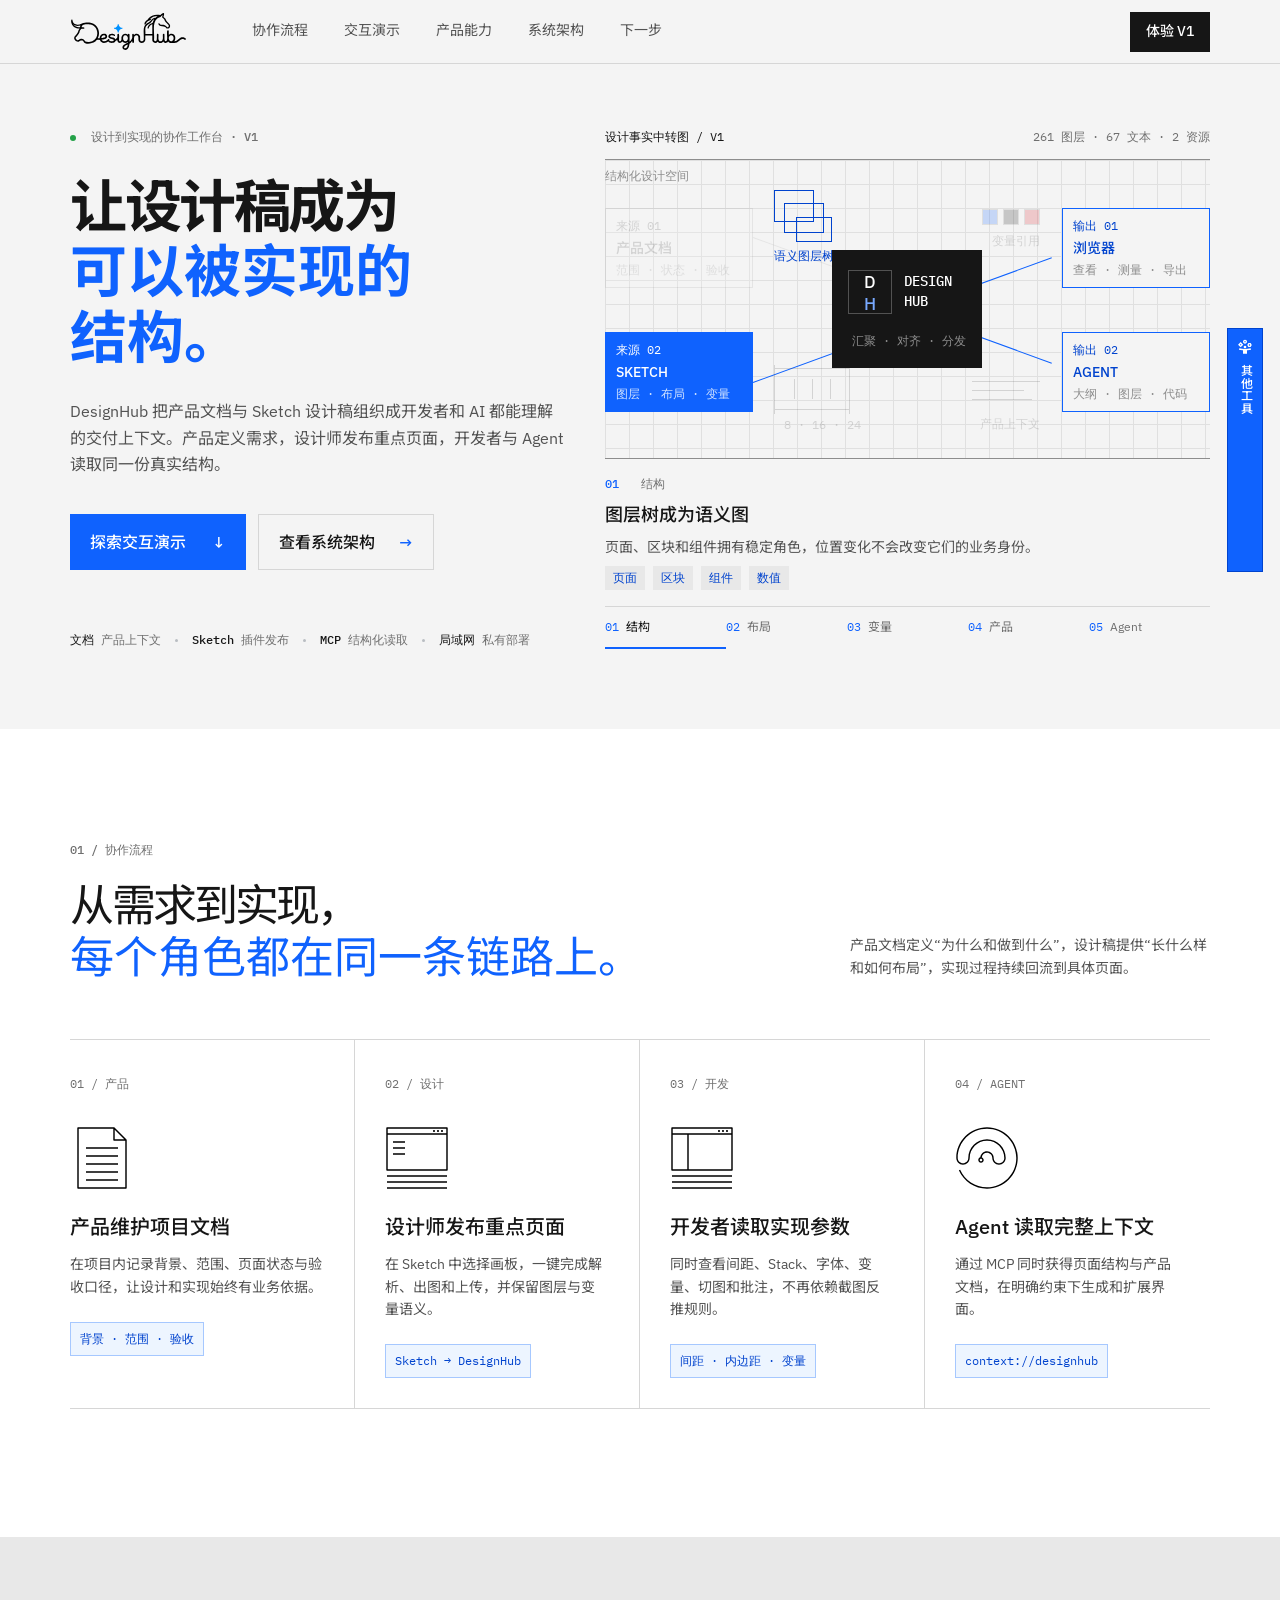
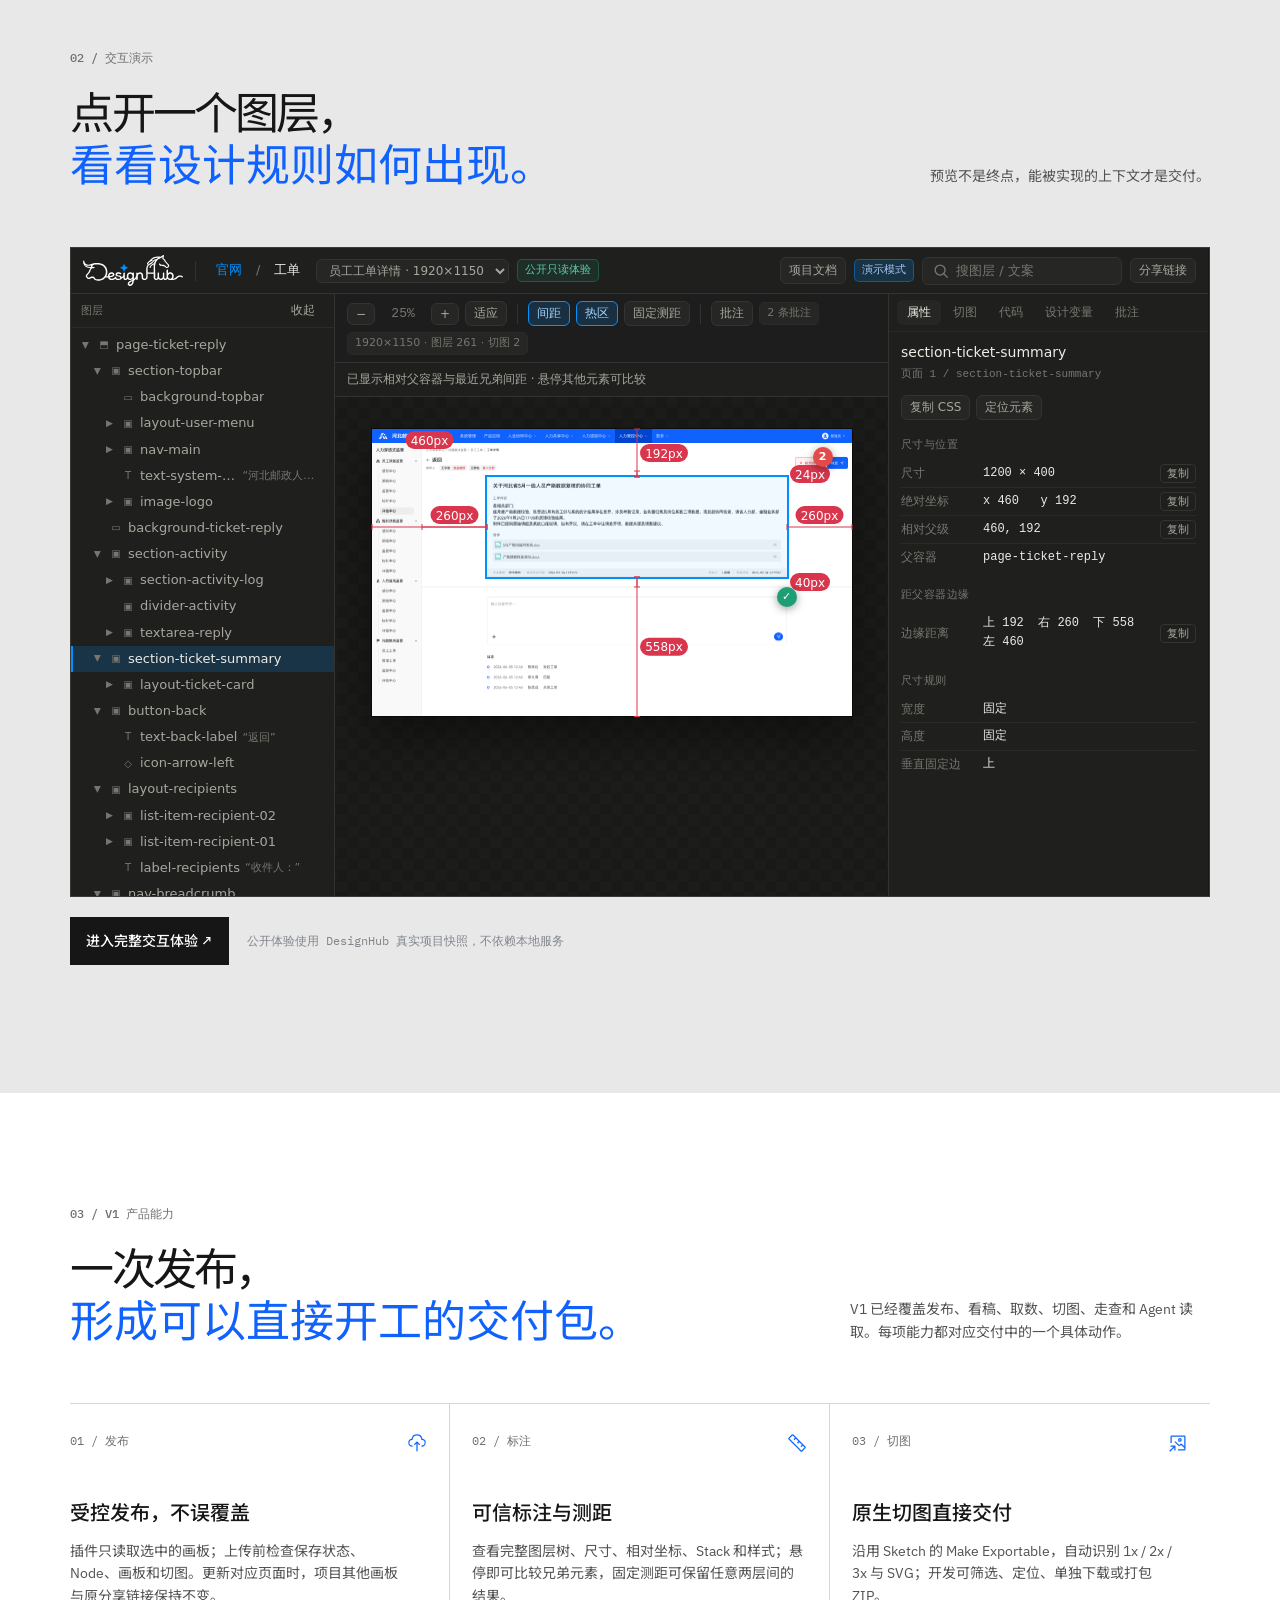
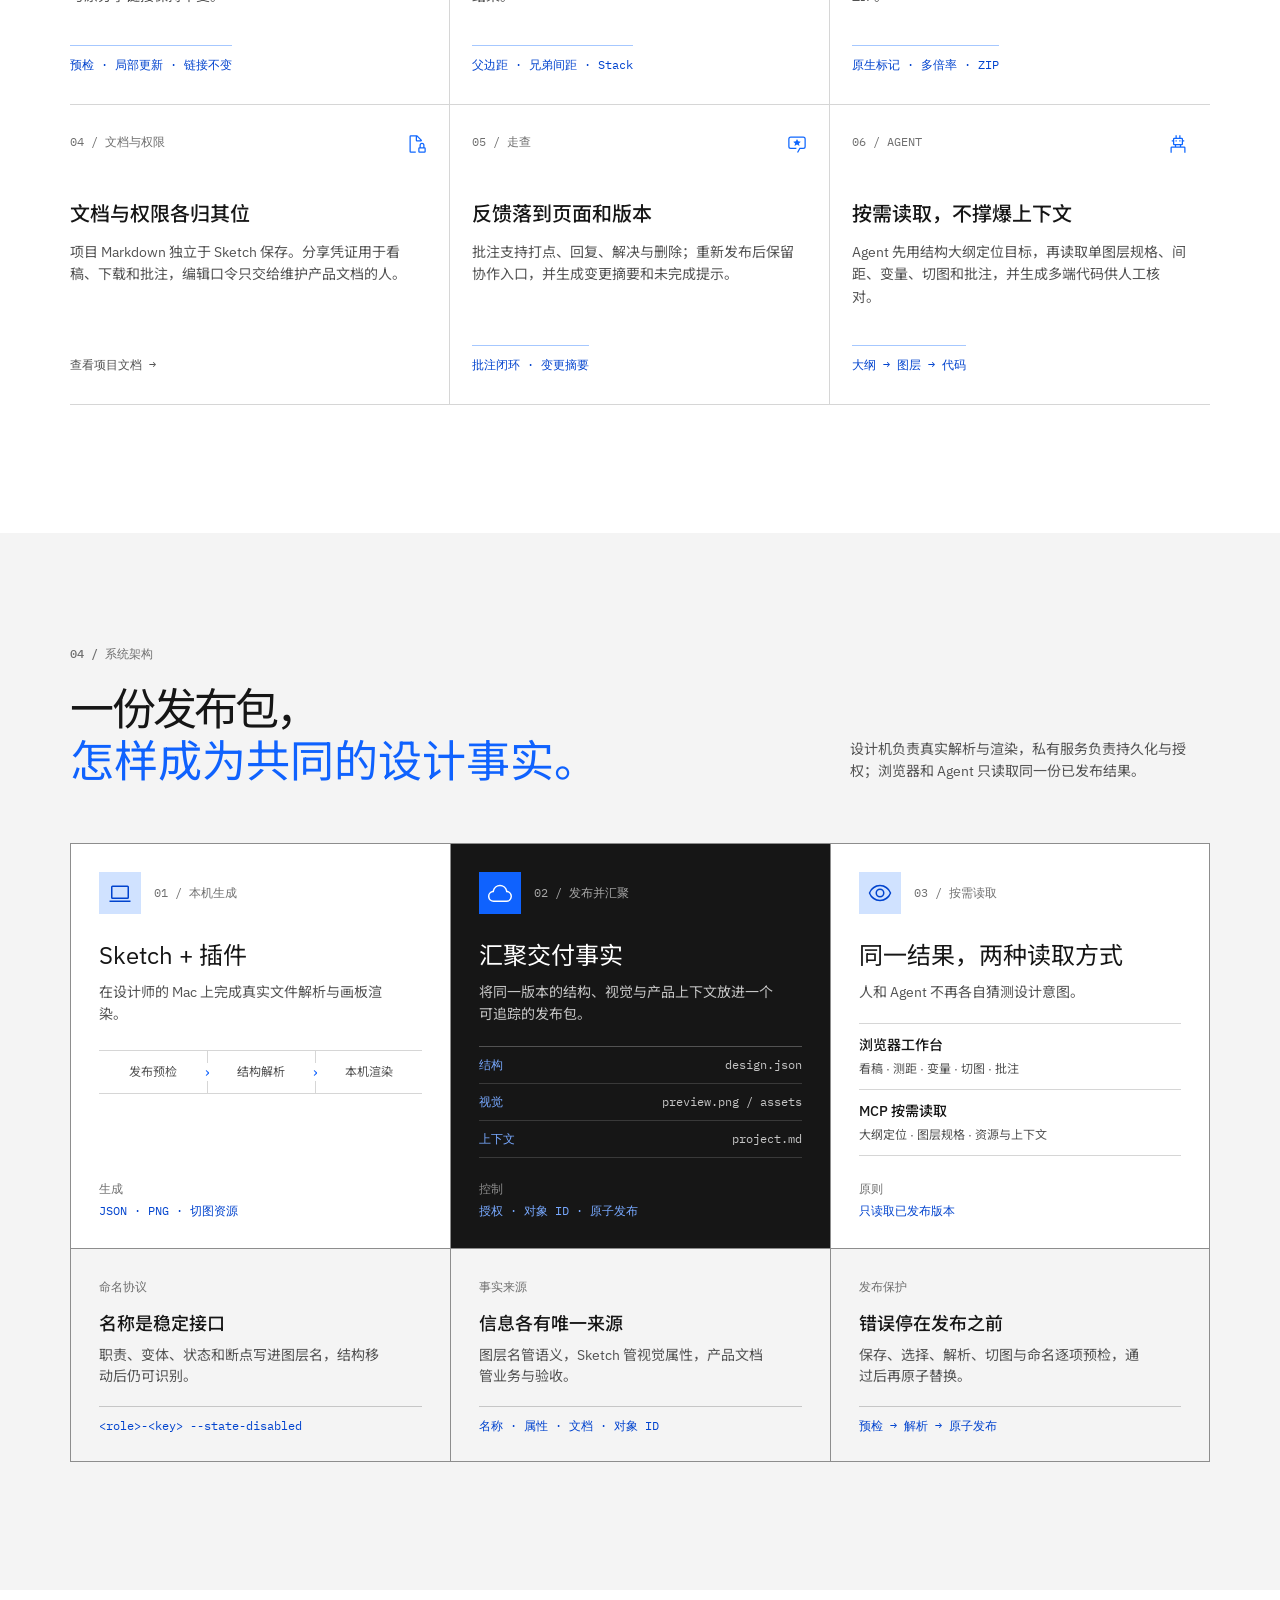
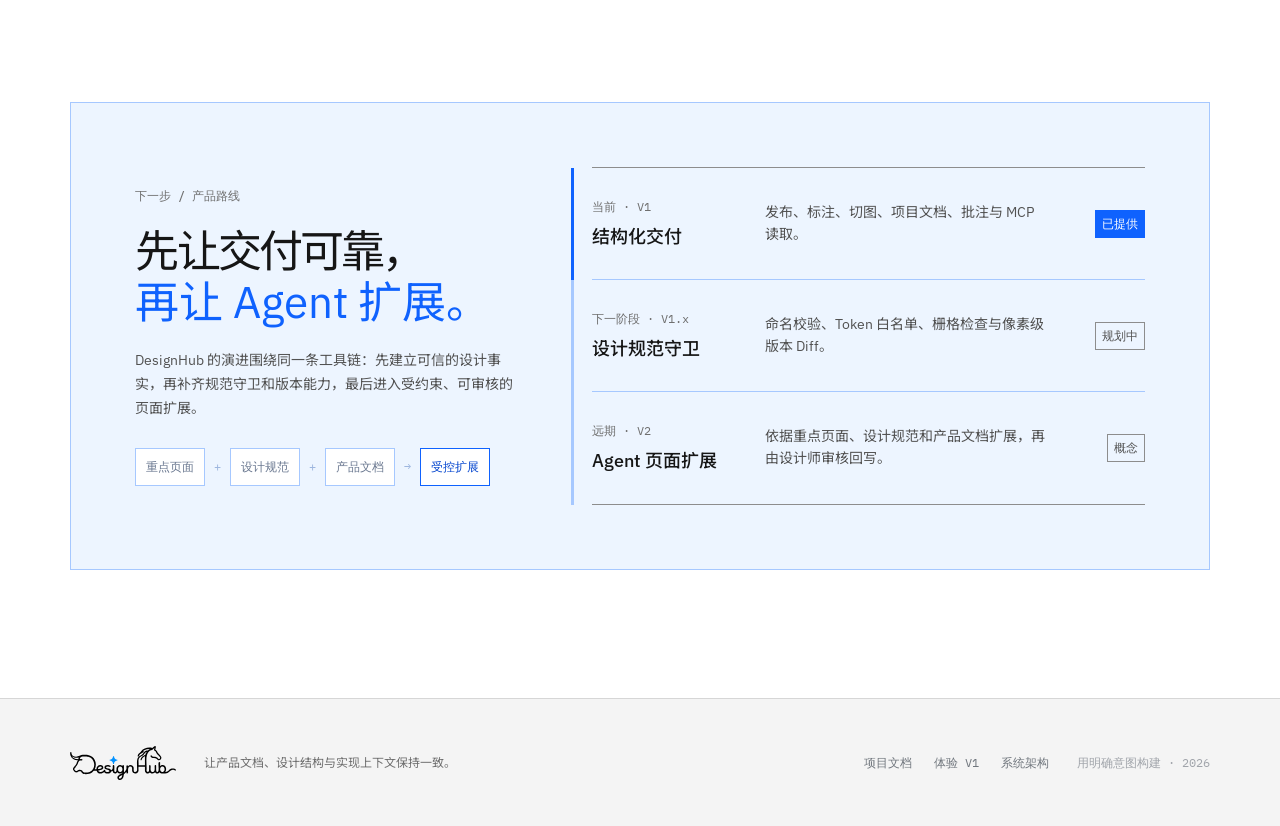
<file: index.html>
<!doctype html>
<html lang="zh-CN">
<head>
  <meta charset="UTF-8">
  <meta name="viewport" content="width=device-width, initial-scale=1.0">
  <meta name="description" content="DesignHub：把 Sketch 设计稿变成开发者和 AI 都能理解的结构化交付。">
  <title>DesignHub · 让设计稿成为可以被实现的结构</title>
  <link rel="icon" type="image/svg+xml" href="./assets/person-play.svg">
  <link rel="stylesheet" href="./styles.css?v=cards-11">
</head>
<body>
  <div class="site">
    <header class="nav shell">
      <a class="brand brand-logo-link" href="#top" aria-label="DesignHub 首页"><span class="brand-logo-frame"><img src="./assets/designhub-logo.svg" width="116" height="37" alt="DesignHub"></span></a>
      <nav class="nav-links" id="site-navigation" data-nav aria-label="页面导航">
        <a href="#product">协作流程</a><a href="#demo">交互演示</a><a href="#capabilities">产品能力</a><a href="#system">系统架构</a><a href="#direction">下一步</a>
      </nav>
      <div class="nav-actions"><a class="button dark small" href="./demo.html">体验 V1</a></div>
      <button class="menu-button" type="button" data-menu aria-label="打开导航" aria-expanded="false" aria-controls="site-navigation"><span></span><span></span></button>
    </header>

    <main id="top">
      <section class="hero shell">
        <figure class="fact-anatomy fact-map-figure fade-in delay" data-fact-anatomy>
          <figcaption class="anatomy-kicker"><span>设计事实中转图 / V1</span><b>261 图层 · 67 文本 · 2 资源</b></figcaption>
          <div class="fact-map" data-fact-map data-mode="structure" aria-label="DesignHub 设计事实关系图">
            <span class="map-axis axis-x">结构化设计空间</span><span class="map-axis axis-y">来源 → 汇聚 → 输出</span>
            <i class="map-wire wire-docs" data-track="product agent"></i><i class="map-wire wire-sketch" data-track="structure layout tokens agent"></i><i class="map-wire wire-browser" data-track="structure layout tokens product"></i><i class="map-wire wire-agent" data-track="structure layout tokens product agent"></i>
            <button class="map-node node-docs" type="button" data-fact="product" data-track="product agent"><small>来源 01</small><strong>产品文档</strong><span>范围 · 状态 · 验收</span></button>
            <button class="map-node node-sketch active" type="button" data-fact="structure" data-track="structure layout tokens agent"><small>来源 02</small><strong>SKETCH</strong><span>图层 · 布局 · 变量</span></button>
            <div class="map-core" data-track="all"><b>D<span>H</span></b><strong>DESIGN<br>HUB</strong><small>汇聚 · 对齐 · 分发</small></div>
            <button class="map-node node-browser" type="button" data-fact="layout" data-track="structure layout tokens product"><small>输出 01</small><strong>浏览器</strong><span>查看 · 测量 · 导出</span></button>
            <button class="map-node node-agent" type="button" data-fact="agent" data-track="structure layout tokens product agent"><small>输出 02</small><strong>AGENT</strong><span>大纲 · 图层 · 代码</span></button>
            <button class="map-glyph glyph-layers" type="button" data-fact="structure" data-track="structure agent" aria-label="图层结构"><i></i><i></i><i></i><span>语义图层树</span></button>
            <button class="map-glyph glyph-layout" type="button" data-fact="layout" data-track="layout agent" aria-label="布局测量"><i></i><i></i><i></i><span>8 · 16 · 24</span></button>
            <button class="map-glyph glyph-tokens" type="button" data-fact="tokens" data-track="tokens agent" aria-label="设计变量"><i></i><i></i><i></i><span>变量引用</span></button>
            <button class="map-glyph glyph-context" type="button" data-fact="product" data-track="product agent" aria-label="产品上下文"><i></i><i></i><i></i><span>产品上下文</span></button>
          </div>
          <div class="anatomy-readout" aria-live="polite"><strong data-fact-number>01</strong><div class="fact-content" data-fact-content><small>结构</small><h3>图层树成为语义图</h3><p>页面、区块和组件拥有稳定角色，位置变化不会改变它们的业务身份。</p><div class="fact-values"><span>页面</span><span>区块</span><span>组件</span><span>数值</span></div></div></div>
          <div class="fact-index" role="tablist" aria-label="设计事实视角"><button class="active" type="button" role="tab" aria-selected="true" data-fact="structure"><b>01</b>结构</button><button type="button" role="tab" aria-selected="false" data-fact="layout"><b>02</b>布局</button><button type="button" role="tab" aria-selected="false" data-fact="tokens"><b>03</b>变量</button><button type="button" role="tab" aria-selected="false" data-fact="product"><b>04</b>产品</button><button type="button" role="tab" aria-selected="false" data-fact="agent"><b>05</b>Agent</button></div>
        </figure>
        <div class="hero-copy fade-in"><p class="eyebrow"><i></i> 设计到实现的协作工作台 · V1</p><h1>让设计稿成为<br><em>可以被实现的<br class="hero-title-break">结构。</em></h1><p class="hero-text">DesignHub 把产品文档与 Sketch 设计稿组织成开发者和 AI 都能理解的交付上下文。产品定义需求，设计师发布重点页面，开发者与 Agent 读取同一份真实结构。</p><div class="hero-actions"><a class="button blue" href="#demo">探索交互演示 <span>↓</span></a><a class="underlink" href="#system">查看系统架构 <span>→</span></a></div><div class="hero-meta"><span><b>文档</b> 产品上下文</span><i></i><span><b>Sketch</b> 插件发布</span><i></i><span><b>MCP</b> 结构化读取</span><i></i><span><b>局域网</b> 私有部署</span></div></div>
        <div class="product-window fade-in delay" aria-label="DesignHub 工作台预览"><div class="window-head"><span class="window-dots"><i></i><i></i><i></i></span><span><b class="mini-logo">D</b> DesignHub <small>/</small> 电商 App</span><span class="sync">● 已同步</span></div><div class="window-body"><aside class="layers"><label>图层 <small>12</small></label><div class="layer active">▣　商品详情 <b>⌄</b></div><div class="layer indent">T　商品标题</div><div class="layer indent">◫　商品图片</div><div class="layer indent selected">↕　价格与操作</div><div class="layer indent">◉　颜色选择</div><div class="layer">▱　推荐商品 <b>›</b></div><hr><label>页面状态</label><div class="state">●　默认状态</div><div class="state muted">○　加载中</div></aside><div class="canvas"><div class="canvas-bar">标注视图 <span>100%</span><b>⌘　⊙</b></div><div class="canvas-content"><div class="phone"><div class="notch"></div><div class="phone-nav"><span>‹</span><b>商品详情</b><span>⌃</span></div><div class="phone-image"><em>NEW</em></div><div class="phone-copy"><small>秋季新品</small><h3>轻量保暖外套</h3><strong>¥399</strong><hr><div class="swatches"><i></i><i></i><i></i></div><p>采用轻量保暖面料，立体剪裁贴合身形。适合秋冬通勤与日常出行。</p><button>立即购买</button></div></div><span class="measure gap">8 px</span><span class="measure width">328 px</span></div></div><aside class="inspector"><div class="inspector-tabs"><button class="active" data-inspector="layout">布局</button><button data-inspector="style">样式</button><button data-inspector="code">代码</button></div><div class="inspector-content" data-inspector-content><div class="inspector-title"><b>↕</b><span><strong>价格与操作</strong><small>Stack / Horizontal</small></span></div><dl><dt>方向</dt><dd>横向</dd><dt>间距</dt><dd class="blue-text">8 px</dd><dt>内边距</dt><dd>16 / 16 / 16 / 16</dd><dt>主轴对齐</dt><dd>space-between</dd><dt>尺寸策略</dt><dd>填充父容器</dd></dl><hr><code><em>display</em>: flex;<br><em>gap</em>: 8px;<br><em>padding</em>: 16px;</code></div></aside></div><div class="window-foot"><span>● 2 个切图</span><span>● 12 个组件</span><span>● 3 条批注</span><b>最后发布于 10:42</b></div></div>
      </section>

      <section class="section white" id="product"><div class="shell"><div class="section-heading"><div><p class="eyebrow">01 / 协作流程</p><h2>从需求到实现，<br><em>每个角色都在同一条链路上。</em></h2></div><p>产品文档定义“为什么和做到什么”，设计稿提供“长什么样和如何布局”，实现过程持续回流到具体页面。</p></div><div class="workflow"><article><small>01 / 产品</small><span class="feature-icon"><img src="./assets/carbon/documentation.svg" alt=""></span><h3>产品维护项目文档</h3><p>在项目内记录背景、范围、页面状态与验收口径，让设计和实现始终有业务依据。</p><code>背景 · 范围 · 验收</code></article><article><small>02 / 设计</small><span class="feature-icon"><img src="./assets/carbon/design-and-development--01.svg" alt=""></span><h3>设计师发布重点页面</h3><p>在 Sketch 中选择画板，一键完成解析、出图和上传，并保留图层与变量语义。</p><code>Sketch → DesignHub</code></article><article><small>03 / 开发</small><span class="feature-icon"><img src="./assets/carbon/software--development.svg" alt=""></span><h3>开发者读取实现参数</h3><p>同时查看间距、Stack、字体、变量、切图和批注，不再依赖截图反推规则。</p><code>间距 · 内边距 · 变量</code></article><article><small>04 / AGENT</small><span class="feature-icon"><img src="./assets/carbon/ai--ready.svg" alt=""></span><h3>Agent 读取完整上下文</h3><p>通过 MCP 同时获得页面结构与产品文档，在明确约束下生成和扩展界面。</p><code>context://designhub</code></article></div></div></section>

      <section class="section demo" id="demo"><div class="shell"><div class="section-heading"><div><p class="eyebrow">02 / 交互演示</p><h2>点开一个图层，<br><em>看看设计规则如何出现。</em></h2></div><p>预览不是终点，能被实现的上下文才是交付。</p></div><div class="demo-shell"></div><div class="demo-cta"><a class="button dark" href="./demo.html">进入完整交互体验 ↗</a><span>公开体验使用 DesignHub 真实项目快照，不依赖本地服务</span></div></div></section>

      <section class="section white capabilities" id="capabilities"><div class="shell"><div class="section-heading"><div><p class="eyebrow">03 / V1 产品能力</p><h2>一次发布，<br><em>形成可以直接开工的交付包。</em></h2></div><p>V1 已经覆盖发布、看稿、取数、切图、走查和 Agent 读取。每项能力都对应交付中的一个具体动作。</p></div><div class="cap-grid"><article><small>01 / 发布</small><span class="cap-icon"><img src="./assets/carbon-icons/cloud--upload.svg" alt=""></span><h3>受控发布，不误覆盖</h3><p>插件只读取选中的画板；上传前检查保存状态、Node、画板和切图。更新对应页面时，项目其他画板与原分享链接保持不变。</p><span class="cap-proof">预检 · 局部更新 · 链接不变</span></article><article><small>02 / 标注</small><span class="cap-icon"><img src="./assets/carbon-icons/ruler--alt.svg" alt=""></span><h3>可信标注与测距</h3><p>查看完整图层树、尺寸、相对坐标、Stack 和样式；悬停即可比较兄弟元素，固定测距可保留任意两层间的结果。</p><span class="cap-proof">父边距 · 兄弟间距 · Stack</span></article><article><small>03 / 切图</small><span class="cap-icon"><img src="./assets/carbon-icons/image--reference.svg" alt=""></span><h3>原生切图直接交付</h3><p>沿用 Sketch 的 Make Exportable，自动识别 1x / 2x / 3x 与 SVG；开发可筛选、定位、单独下载或打包 ZIP。</p><span class="cap-proof">原生标记 · 多倍率 · ZIP</span></article><article><small>04 / 文档与权限</small><span class="cap-icon"><img src="./assets/carbon-icons/document--protected.svg" alt=""></span><h3>文档与权限各归其位</h3><p>项目 Markdown 独立于 Sketch 保存。分享凭证用于看稿、下载和批注，编辑口令只交给维护产品文档的人。</p><a href="./workspace.html">查看项目文档 →</a></article><article><small>05 / 走查</small><span class="cap-icon"><img src="./assets/carbon-icons/review.svg" alt=""></span><h3>反馈落到页面和版本</h3><p>批注支持打点、回复、解决与删除；重新发布后保留协作入口，并生成变更摘要和未完成提示。</p><span class="cap-proof">批注闭环 · 变更摘要</span></article><article><small>06 / AGENT</small><span class="cap-icon"><img src="./assets/carbon-icons/bot.svg" alt=""></span><h3>按需读取，不撑爆上下文</h3><p>Agent 先用结构大纲定位目标，再读取单图层规格、间距、变量、切图和批注，并生成多端代码供人工核对。</p><span class="cap-proof">大纲 → 图层 → 代码</span></article></div></div></section>

      <section class="section system" id="system">
        <div class="shell">
          <div class="section-heading">
            <div><p class="eyebrow">04 / 系统架构</p><h2>一份发布包，<br><em>怎样成为共同的设计事实。</em></h2></div>
            <p>设计机负责真实解析与渲染，私有服务负责持久化与授权；浏览器和 Agent 只读取同一份已发布结果。</p>
          </div>
          <div class="system-board">
            <div class="system-flow" aria-label="DesignHub 从设计机到浏览器与 Agent 的数据流">
              <article class="system-node system-source">
                <header><span class="arch-icon"><svg class="carbon-icon" viewBox="0 0 32 32" aria-hidden="true"><path d="M26 24H6a2 2 0 0 1-2-2V8a2 2 0 0 1 2-2h20a2 2 0 0 1 2 2v14a2 2 0 0 1-2 2ZM6 8v14h20V8H6Z"/><path d="M2 26h28v2H2z"/></svg></span><small>01 / 本机生成</small></header>
                <h3>Sketch + 插件</h3>
                <p>在设计师的 Mac 上完成真实文件解析与画板渲染。</p>
                <div class="source-pipeline"><span>发布预检</span><span>结构解析</span><span>本机渲染</span></div>
                <footer><span>生成</span><b>JSON · PNG · 切图资源</b></footer>
              </article>
              <article class="system-node system-hub">
                <header><span class="arch-icon"><svg class="carbon-icon" viewBox="0 0 32 32" aria-hidden="true"><path d="M16 7a8 8 0 0 1 7.86 6.49l.26 1.35 1.35.24A5.5 5.5 0 0 1 24.5 26h-17a5.5 5.5 0 0 1-.97-10.92l1.34-.24.26-1.35A8 8 0 0 1 16 7Zm0-2a10 10 0 0 0-9.83 8.12A7.5 7.5 0 0 0 7.5 28h17a7.5 7.5 0 0 0 1.32-14.88A10 10 0 0 0 16 5Z"/></svg></span><small>02 / 发布并汇聚</small></header>
                <h3>汇聚交付事实</h3>
                <p>将同一版本的结构、视觉与产品上下文放进一个可追踪的发布包。</p>
                <div class="hub-data"><span><b>结构</b><em>design.json</em></span><span><b>视觉</b><em>preview.png / assets</em></span><span><b>上下文</b><em>project.md</em></span></div>
                <footer><span>控制</span><b>授权 · 对象 ID · 原子发布</b></footer>
              </article>
              <article class="system-node system-outputs">
                <header><span class="arch-icon"><svg class="carbon-icon" viewBox="0 0 32 32" aria-hidden="true"><path d="M30.94 15.66A16.69 16.69 0 0 0 16 5 16.69 16.69 0 0 0 1.06 15.66a1 1 0 0 0 0 .68A16.69 16.69 0 0 0 16 27a16.69 16.69 0 0 0 14.94-10.66 1 1 0 0 0 0-.68ZM16 25C10.7 25 5.1 21.07 3.07 16 5.1 10.93 10.7 7 16 7s10.9 3.93 12.93 9C26.9 21.07 21.3 25 16 25Z"/><path d="M16 10a6 6 0 1 0 6 6 6 6 0 0 0-6-6Zm0 10a4 4 0 1 1 4-4 4 4 0 0 1-4 4Z"/></svg></span><small>03 / 按需读取</small></header>
                <h3>同一结果，两种读取方式</h3>
                <p>人和 Agent 不再各自猜测设计意图。</p>
                <div class="output-list"><div><b>浏览器工作台</b><span>看稿 · 测距 · 变量 · 切图 · 批注</span></div><div><b>MCP 按需读取</b><span>大纲定位 · 图层规格 · 资源与上下文</span></div></div>
                <footer><span>原则</span><b>只读取已发布版本</b></footer>
              </article>
            </div>
            <div class="system-rules-grid">
              <article>
                <small>命名协议</small><h3>名称是稳定接口</h3>
                <p>职责、变体、状态和断点写进图层名，结构移动后仍可识别。</p>
                <code>&lt;role&gt;-&lt;key&gt; --state-disabled</code>
              </article>
              <article>
                <small>事实来源</small><h3>信息各有唯一来源</h3>
                <p>图层名管语义，Sketch 管视觉属性，产品文档管业务与验收。</p>
                <code>名称 · 属性 · 文档 · 对象 ID</code>
              </article>
              <article>
                <small>发布保护</small><h3>错误停在发布之前</h3>
                <p>保存、选择、解析、切图与命名逐项预检，通过后再原子替换。</p>
                <code>预检 → 解析 → 原子发布</code>
              </article>
            </div>
          </div>
        </div>
      </section>

      <section class="section direction" id="direction"><div class="shell"><div class="direction-card"><div><p class="eyebrow">下一步 / 产品路线</p><h2>先让交付可靠，<br><em>再让 Agent 扩展。</em></h2><p>DesignHub 的演进围绕同一条工具链：先建立可信的设计事实，再补齐规范守卫和版本能力，最后进入受约束、可审核的页面扩展。</p><div class="flow"><span>重点页面</span><b>+</b><span>设计规范</span><b>+</b><span>产品文档</span><b>→</b><strong>受控扩展</strong></div></div><div class="tool-roadmap" aria-label="DesignHub 产品规划"><article class="current"><div><small>当前 · V1</small><strong>结构化交付</strong></div><p>发布、标注、切图、项目文档、批注与 MCP 读取。</p><span>已提供</span></article><article><div><small>下一阶段 · V1.x</small><strong>设计规范守卫</strong></div><p>命名校验、Token 白名单、栅格检查与像素级版本 Diff。</p><span>规划中</span></article><article><div><small>远期 · V2</small><strong>Agent 页面扩展</strong></div><p>依据重点页面、设计规范和产品文档扩展，再由设计师审核回写。</p><span>概念</span></article></div></div></div></section>
    </main>
    <aside class="tool-dock" aria-label="其他工具">
      <button class="tool-dock-tab" type="button" aria-label="查看其他工具" aria-expanded="false" aria-controls="other-tools">
        <img src="./assets/person-play.svg" alt="">
        <span>其他工具</span>
      </button>
      <div class="tool-dock-panel" id="other-tools">
        <p class="tool-dock-label">工具索引 / TOOL INDEX</p>
        <a class="tool-dock-link" href="https://styleatlas.art/local/" target="_blank" rel="noopener noreferrer">
          <span><strong>Style Atlas</strong><small>AI 视觉素材库 · 分析与复用</small></span><b>↗</b>
        </a>
        <a class="tool-dock-link" href="https://uxopc.com/ux-walkthrough/" target="_blank" rel="noopener noreferrer">
          <span><strong>设计走查 Skill</strong><small>PC 端体验走查 · 证据与验收</small></span><b>↗</b>
        </a>
        <a class="tool-dock-link" href="./x-chart/" target="_blank" rel="noopener noreferrer">
          <span><strong>Sketch 图表插件</strong><small>自由组合 · 可编辑矢量图层</small></span><b>↗</b>
        </a>
      </div>
    </aside>
    <footer class="footer shell"><a class="brand brand-logo-link" href="#top" aria-label="DesignHub 首页"><span class="brand-logo-frame"><img src="./assets/designhub-logo.svg" width="106" height="34" alt="DesignHub"></span></a><p>让产品文档、设计结构与实现上下文保持一致。</p><nav><a href="./workspace.html">项目文档</a><a href="./demo.html">体验 V1</a><a href="#system">系统架构</a></nav><small>用明确意图构建 · 2026</small></footer>
  </div>
  <script type="module" src="./script.js?v=mobile-1"></script>
</body>
</html>
</file>
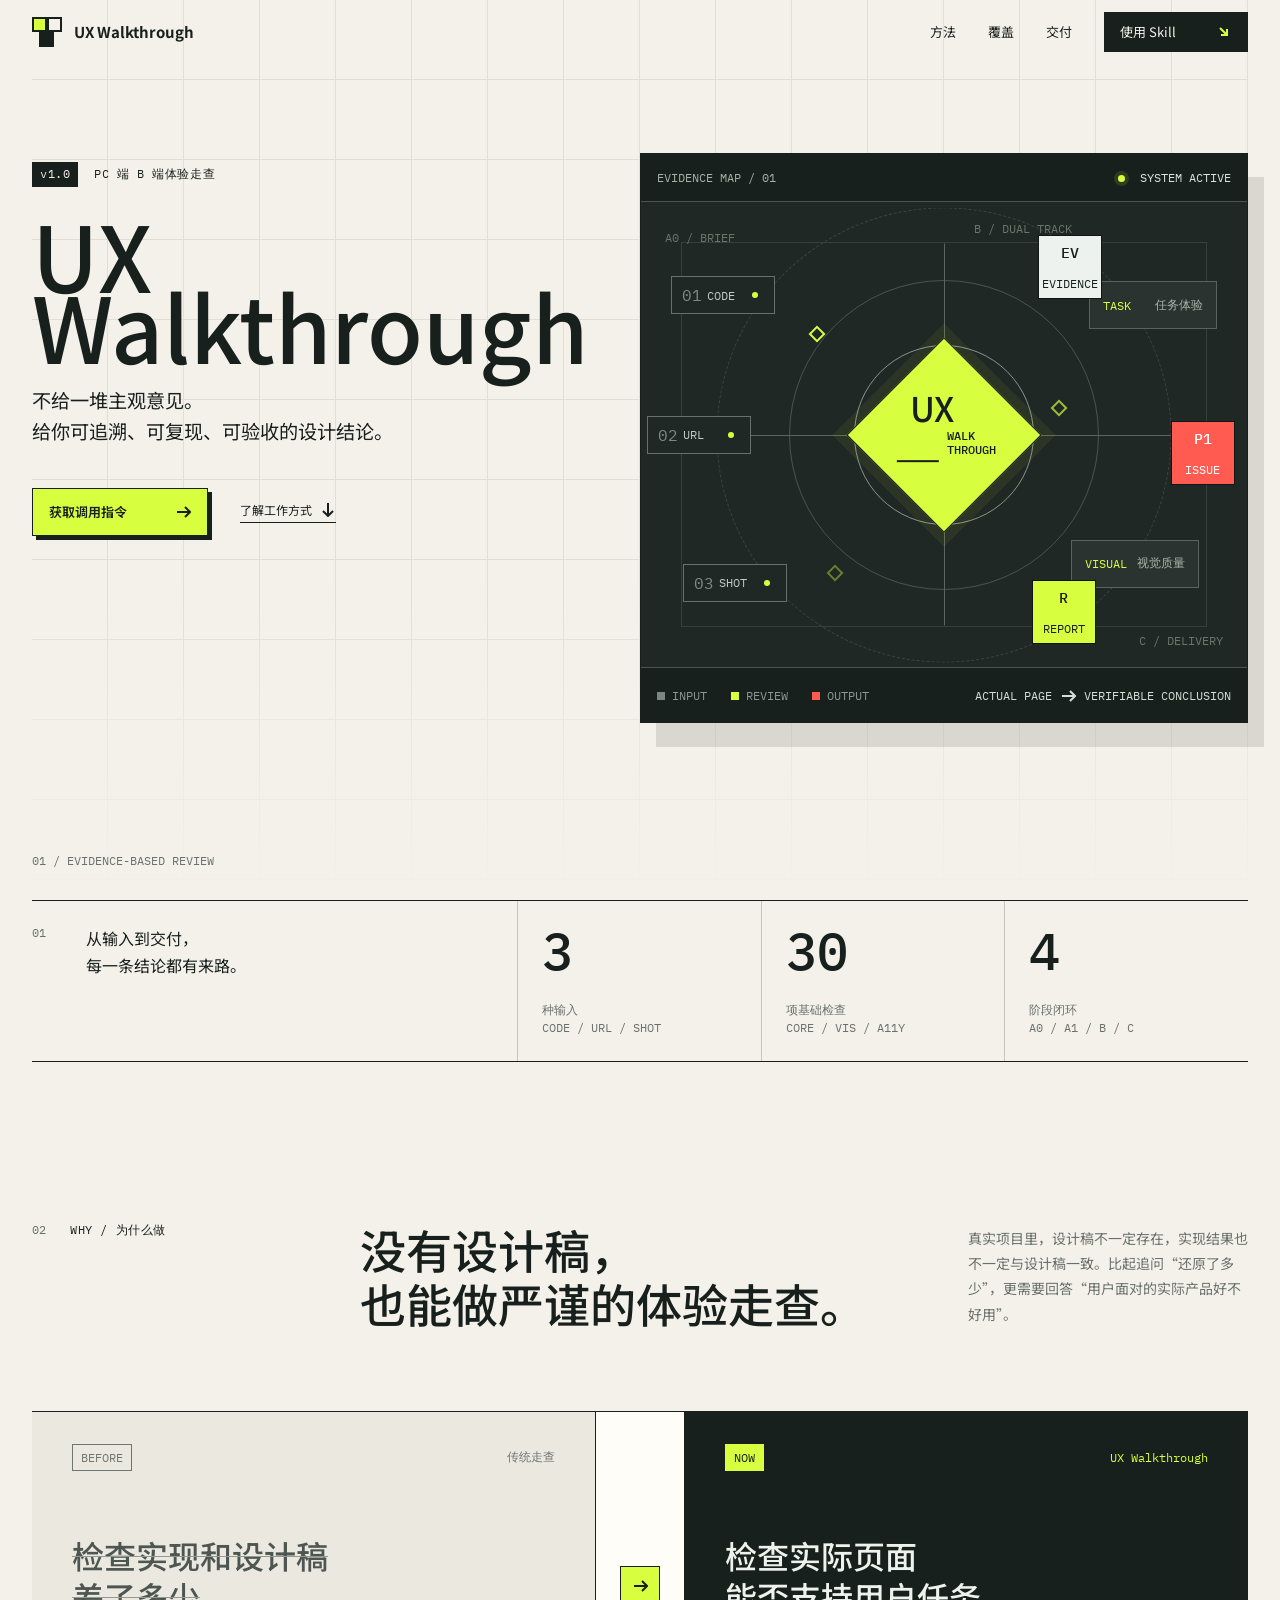
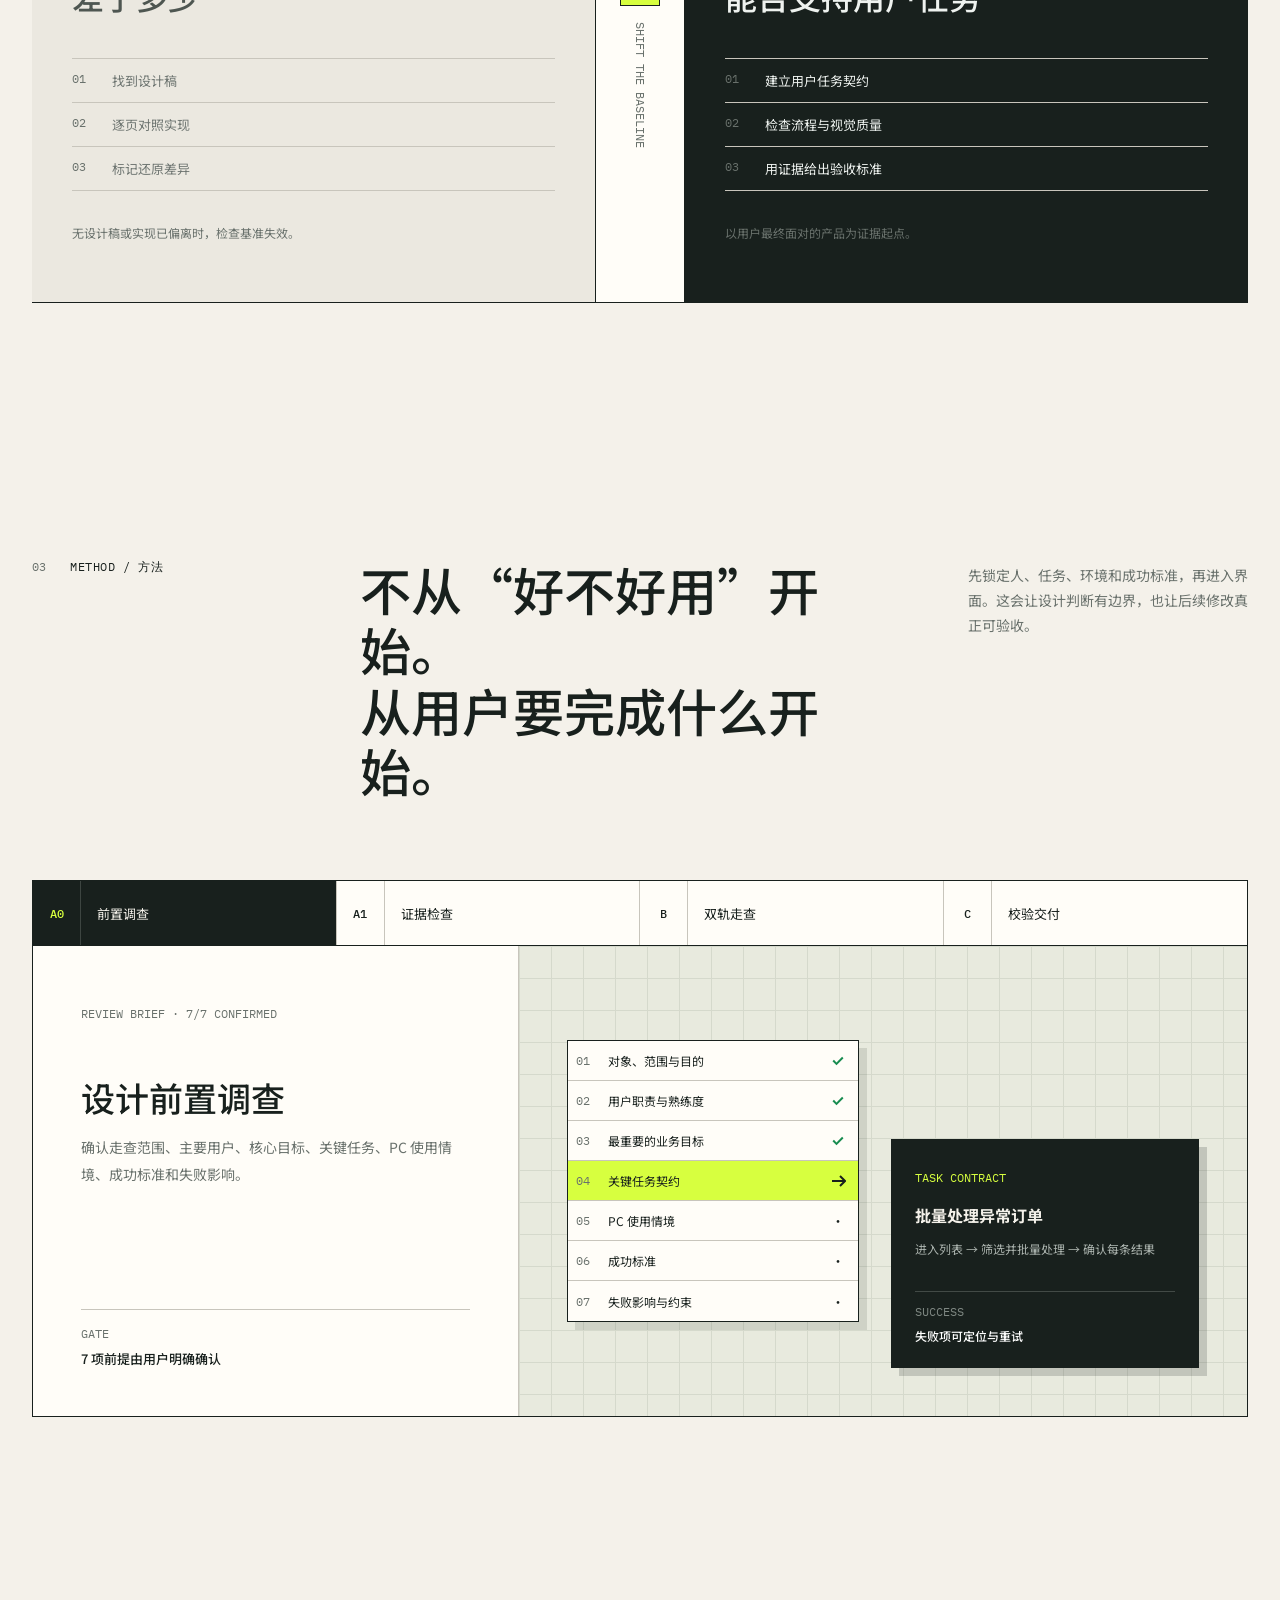
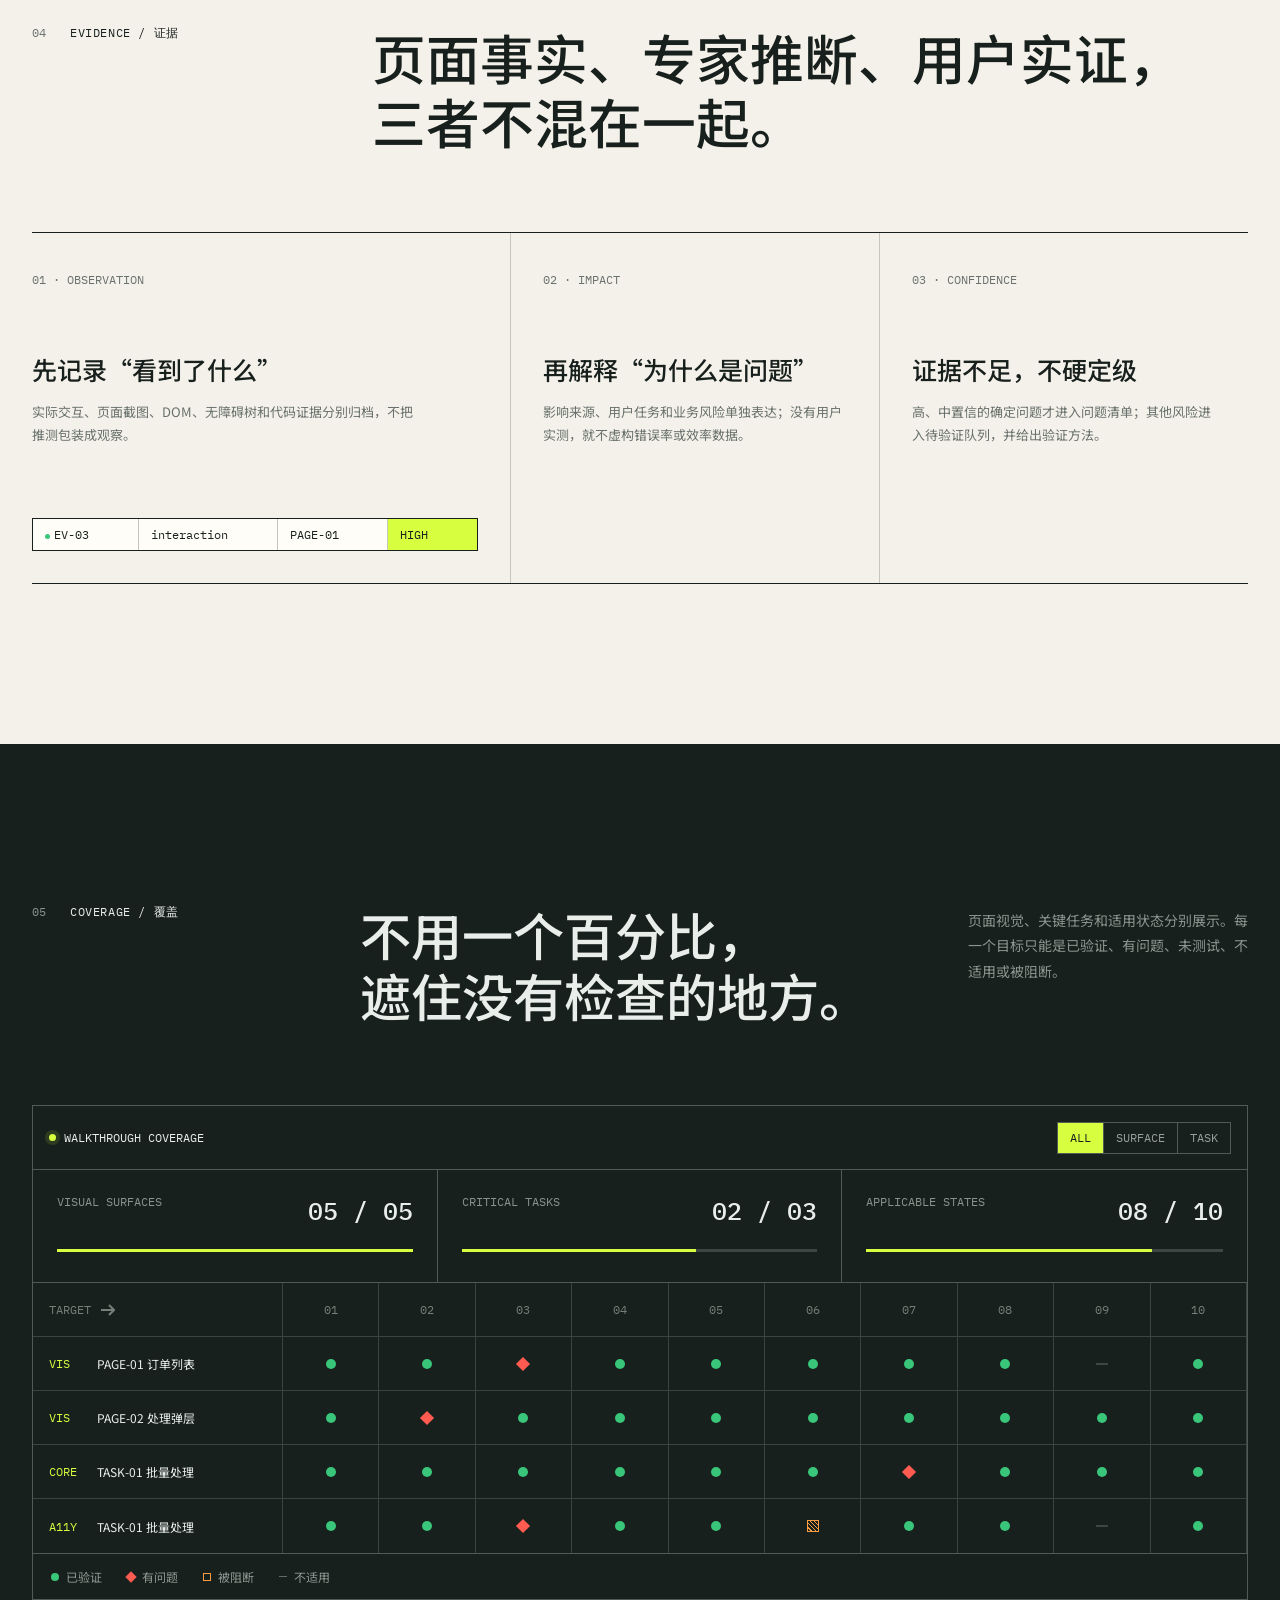
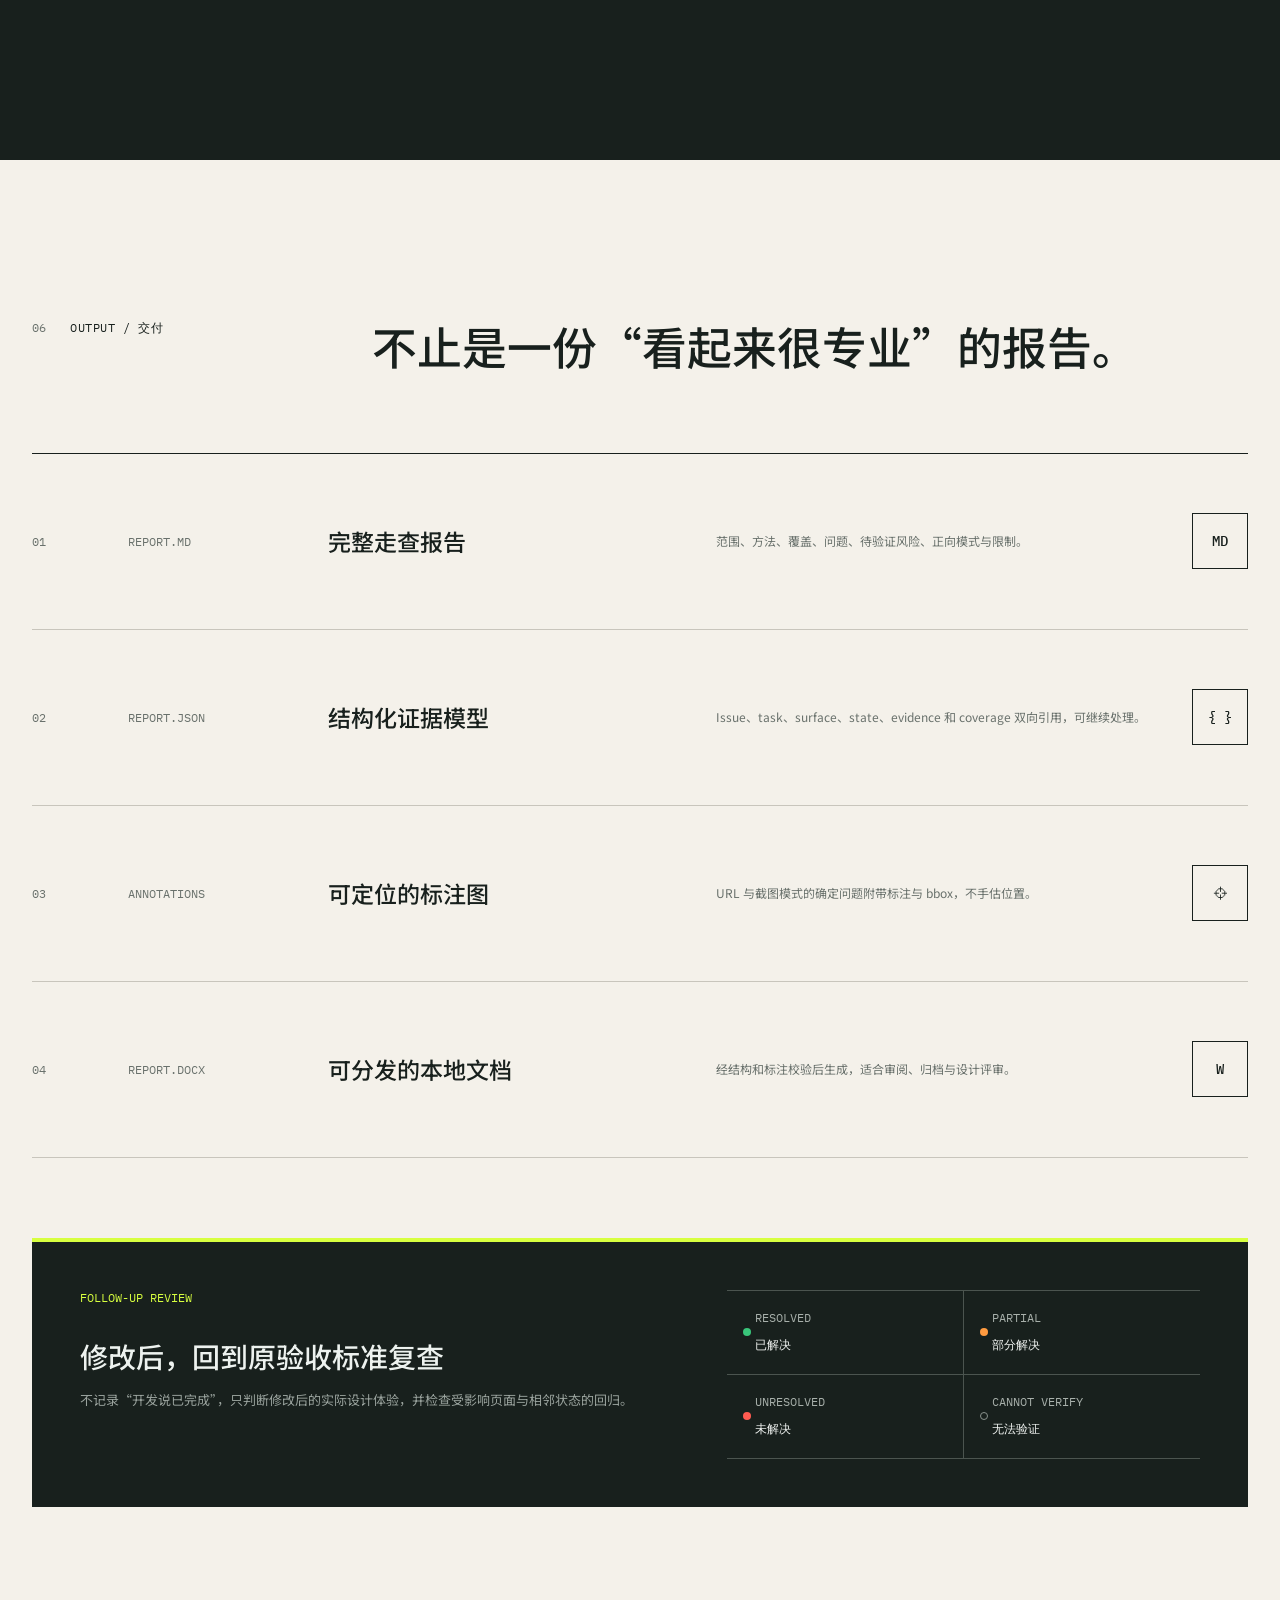
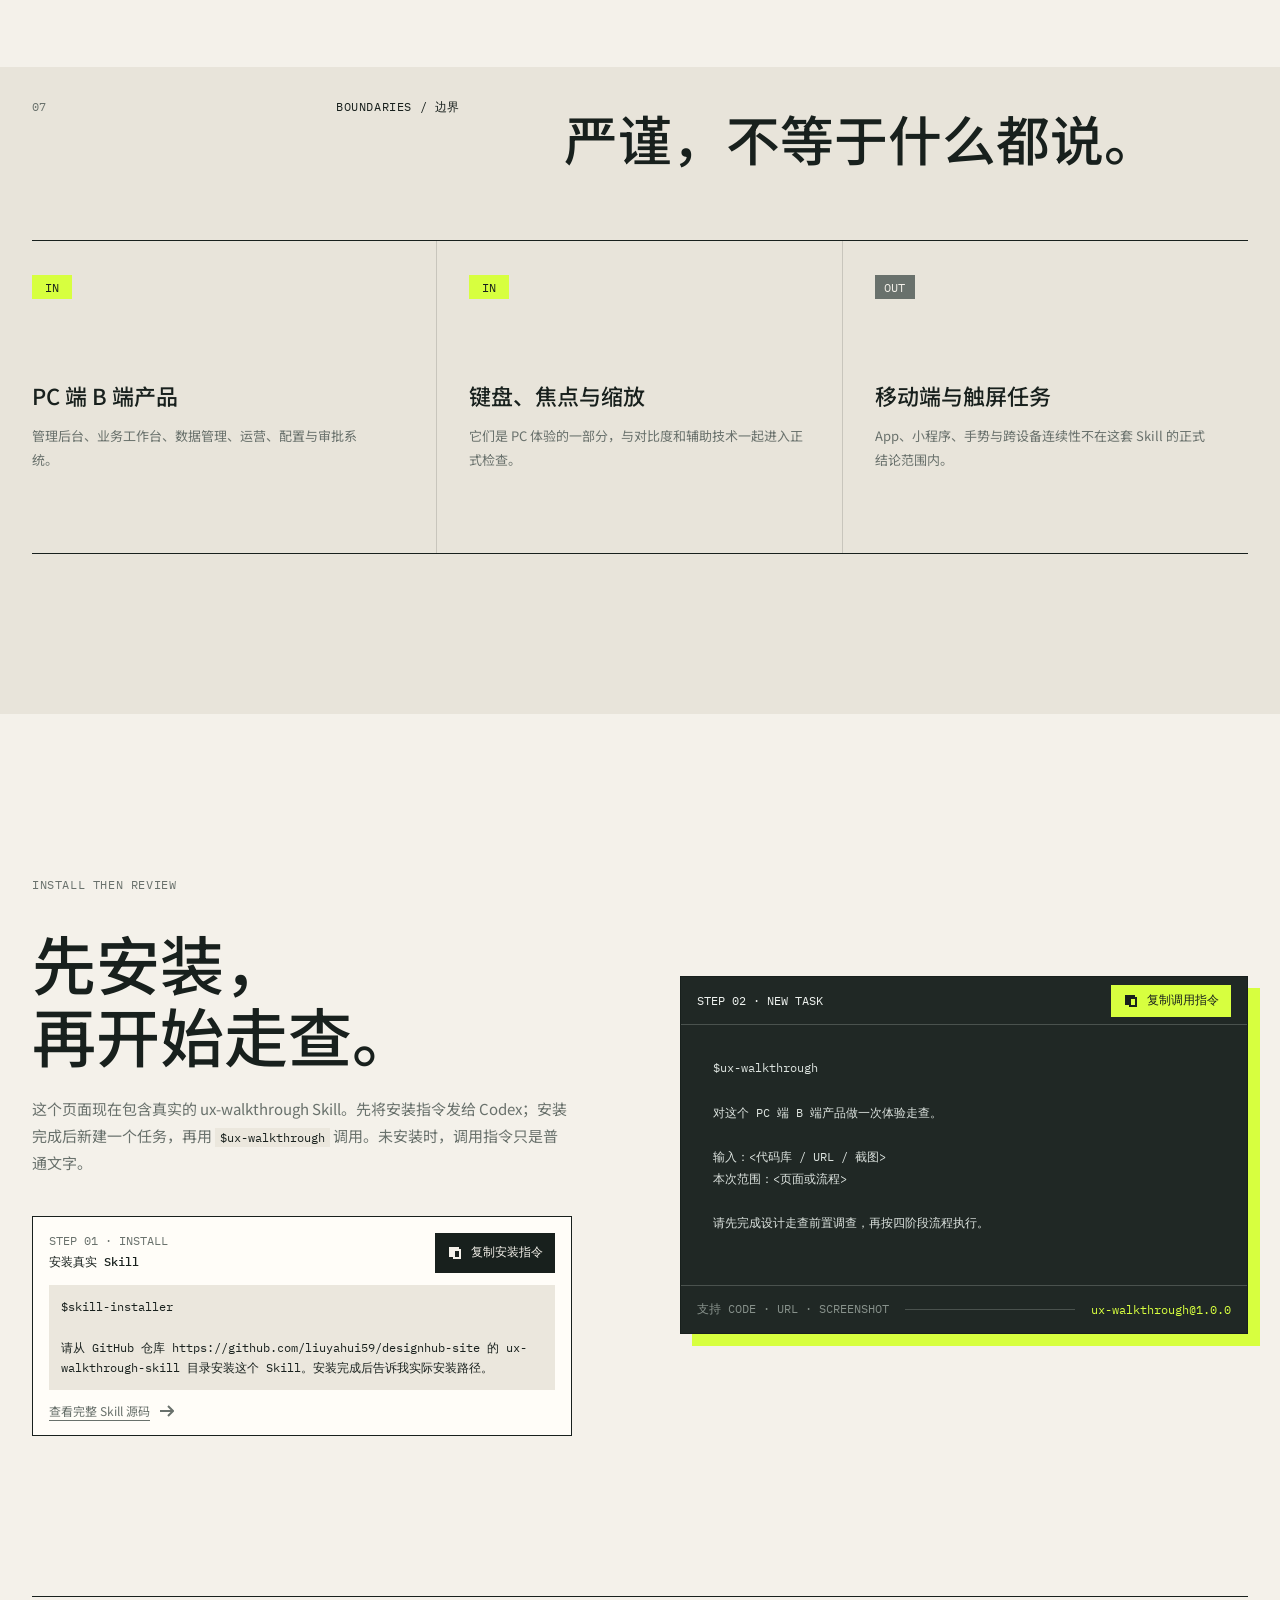
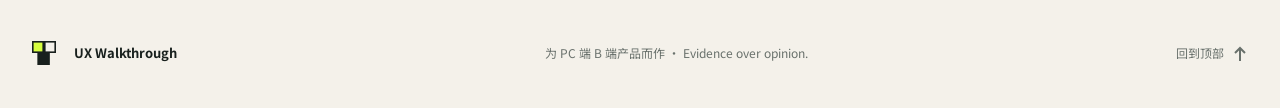
<file: ux-walkthrough/index.html>
<!doctype html>
<html lang="zh-CN">
  <head>
    <meta charset="UTF-8" />
    <meta name="viewport" content="width=device-width, initial-scale=1.0" />
    <meta
      name="description"
      content="UX Walkthrough —— 为 PC 端 B 端产品提供基于证据的体验走查，支持代码库、URL 和截图输入。"
    />
    <meta name="theme-color" content="#f4f1ea" />
    <title>UX Walkthrough · 把走查变成可验证的结论</title>
    <link rel="stylesheet" href="styles.css" />
  </head>
  <body>
    <a class="skip-link" href="#main">跳到主要内容</a>
    <svg class="icon-sprite" aria-hidden="true">
      <symbol id="icon-arrow-right" viewBox="0 0 16 16"><path d="M9.3 3.7 12.6 7H2v2h10.6l-3.3 3.3 1.4 1.4L16.4 8l-5.7-5.7z" /></symbol>
      <symbol id="icon-arrow-down" viewBox="0 0 16 16"><path d="m12.3 9.3-3.3 3.3V2H7v10.6L3.7 9.3l-1.4 1.4L8 16.4l5.7-5.7z" /></symbol>
      <symbol id="icon-arrow-down-right" viewBox="0 0 16 16"><path d="M12 5v7H5v-2h3.6L3.3 4.7l1.4-1.4L10 8.6V5z" /></symbol>
      <symbol id="icon-arrow-up" viewBox="0 0 16 16"><path d="M8 1.6 2.3 7.3l1.4 1.4L7 5.4V16h2V5.4l3.3 3.3 1.4-1.4z" /></symbol>
      <symbol id="icon-checkmark" viewBox="0 0 16 16"><path d="m6.5 12.2-4-4 1.4-1.4 2.6 2.6 5.6-5.6 1.4 1.4z" /></symbol>
      <symbol id="icon-copy" viewBox="0 0 16 16"><path d="M4 2h8v2h2v10H6v-2H4zm4 4v6h4V6zM2 2h2v10H2z" /></symbol>
      <symbol id="icon-menu" viewBox="0 0 16 16"><path d="M1 3h14v2H1zm0 4h14v2H1zm0 4h14v2H1z" /></symbol>
    </svg>

    <header class="site-header" data-header>
      <a class="brand" href="#top" aria-label="UX Walkthrough 首页">
        <span class="brand-mark" aria-hidden="true"><i></i><i></i><i></i></span>
        <span>UX Walkthrough</span>
      </a>
      <button class="menu-toggle" type="button" aria-label="打开导航" aria-expanded="false" data-menu-toggle>
        <svg class="carbon-icon" aria-hidden="true"><use href="#icon-menu"></use></svg>
      </button>
      <nav class="site-nav" aria-label="主导航" data-nav>
        <a href="#method">方法</a>
        <a href="#coverage">覆盖</a>
        <a href="#output">交付</a>
        <a class="nav-cta" href="#start">使用 Skill <svg class="carbon-icon" aria-hidden="true"><use href="#icon-arrow-down-right"></use></svg></a>
      </nav>
    </header>

    <main id="main">
      <section class="hero" id="top" aria-labelledby="hero-title">
        <div class="hero-grid" aria-hidden="true"></div>
        <div class="hero-copy">
          <p class="eyebrow"><span>v1.0</span> PC 端 B 端体验走查</p>
          <h1 id="hero-title">UX<br />Walkthrough</h1>
          <p class="hero-lede">不给一堆主观意见。<br />给你可追溯、可复现、可验收的设计结论。</p>
          <div class="hero-actions">
            <a class="button button-primary" href="#start">获取调用指令 <svg class="carbon-icon" aria-hidden="true"><use href="#icon-arrow-right"></use></svg></a>
            <a class="text-link" href="#method">了解工作方式 <svg class="carbon-icon" aria-hidden="true"><use href="#icon-arrow-down"></use></svg></a>
          </div>
        </div>

        <figure class="hero-product hero-abstract" aria-label="UX Walkthrough 证据图谱抽象视觉">
          <div class="abstract-frame">
            <figcaption>
              <span>EVIDENCE MAP / 01</span>
              <b><i></i> SYSTEM ACTIVE</b>
            </figcaption>
            <div class="abstract-canvas" aria-hidden="true">
              <div class="abstract-grid"></div>
              <div class="orbit orbit-one"></div>
              <div class="orbit orbit-two"></div>
              <div class="orbit orbit-three"></div>
              <div class="axis axis-x"></div>
              <div class="axis axis-y"></div>
              <div class="abstract-core">
                <span>UX</span>
                <b>WALK<br />THROUGH</b>
                <i></i>
              </div>
              <div class="source-node source-code"><span>01</span><b>CODE</b><i></i></div>
              <div class="source-node source-url"><span>02</span><b>URL</b><i></i></div>
              <div class="source-node source-shot"><span>03</span><b>SHOT</b><i></i></div>
              <div class="track-node track-task"><span>TASK</span><b>任务体验</b></div>
              <div class="track-node track-visual"><span>VISUAL</span><b>视觉质量</b></div>
              <div class="result-node result-evidence"><span>EV</span><b>EVIDENCE</b></div>
              <div class="result-node result-issue"><span>P1</span><b>ISSUE</b></div>
              <div class="result-node result-report"><span>R</span><b>REPORT</b></div>
              <div class="pulse pulse-one"></div>
              <div class="pulse pulse-two"></div>
              <div class="pulse pulse-three"></div>
              <div class="coordinate coordinate-one">A0 / BRIEF</div>
              <div class="coordinate coordinate-two">B / DUAL TRACK</div>
              <div class="coordinate coordinate-three">C / DELIVERY</div>
            </div>
            <div class="abstract-legend">
              <span><i></i>INPUT</span>
              <span><i></i>REVIEW</span>
              <span><i></i>OUTPUT</span>
              <b>ACTUAL PAGE <svg class="carbon-icon" aria-hidden="true"><use href="#icon-arrow-right"></use></svg> VERIFIABLE CONCLUSION</b>
            </div>
          </div>
        </figure>
        <div class="hero-index" aria-hidden="true">01 / EVIDENCE-BASED REVIEW</div>
      </section>

      <section class="signal-band" aria-label="能力概览">
        <div class="signal-intro">
          <span class="section-no">01</span>
          <p>从输入到交付，<br />每一条结论都有来路。</p>
        </div>
        <div class="signal"><strong>3</strong><span>种输入<br />CODE / URL / SHOT</span></div>
        <div class="signal"><strong>30</strong><span>项基础检查<br />CORE / VIS / A11Y</span></div>
        <div class="signal"><strong>4</strong><span>阶段闭环<br />A0 / A1 / B / C</span></div>
      </section>

      <section class="origin section" id="why" aria-labelledby="origin-title">
        <div class="section-lead reveal">
          <div><span class="section-no">02</span><p class="eyebrow">WHY / 为什么做</p></div>
          <h2 id="origin-title">没有设计稿，<br />也能做严谨的体验走查。</h2>
          <p>真实项目里，设计稿不一定存在，实现结果也不一定与设计稿一致。比起追问“还原了多少”，更需要回答“用户面对的实际产品好不好用”。</p>
        </div>
        <div class="paradigm reveal">
          <article class="paradigm-old">
            <div><span>BEFORE</span><b>传统走查</b></div>
            <h3>检查实现和设计稿<br />差了多少</h3>
            <ol>
              <li><span>01</span>找到设计稿</li>
              <li><span>02</span>逐页对照实现</li>
              <li><span>03</span>标记还原差异</li>
            </ol>
            <p>无设计稿或实现已偏离时，检查基准失效。</p>
          </article>
          <div class="paradigm-shift" aria-hidden="true"><span><svg class="carbon-icon" aria-hidden="true"><use href="#icon-arrow-right"></use></svg></span><small>SHIFT THE BASELINE</small></div>
          <article class="paradigm-new">
            <div><span>NOW</span><b>UX Walkthrough</b></div>
            <h3>检查实际页面<br />能否支持用户任务</h3>
            <ol>
              <li><span>01</span>建立用户任务契约</li>
              <li><span>02</span>检查流程与视觉质量</li>
              <li><span>03</span>用证据给出验收标准</li>
            </ol>
            <p>以用户最终面对的产品为证据起点。</p>
          </article>
        </div>
      </section>

      <section class="method section" id="method" aria-labelledby="method-title">
        <div class="section-lead reveal">
          <div><span class="section-no">03</span><p class="eyebrow">METHOD / 方法</p></div>
          <h2 id="method-title">不从“好不好用”开始。<br />从用户要完成什么开始。</h2>
          <p>先锁定人、任务、环境和成功标准，再进入界面。这会让设计判断有边界，也让后续修改真正可验收。</p>
        </div>

        <div class="method-workbench reveal">
          <div class="phase-rail" role="tablist" aria-label="走查阶段">
            <button class="active" type="button" role="tab" aria-selected="true" data-phase="a0"><b>A0</b><span>前置调查</span></button>
            <button type="button" role="tab" aria-selected="false" data-phase="a1"><b>A1</b><span>证据检查</span></button>
            <button type="button" role="tab" aria-selected="false" data-phase="b"><b>B</b><span>双轨走查</span></button>
            <button type="button" role="tab" aria-selected="false" data-phase="c"><b>C</b><span>校验交付</span></button>
          </div>

          <div class="phase-stage">
            <div class="phase-copy" aria-live="polite">
              <p class="mono" data-phase-kicker>REVIEW BRIEF · 7/7 CONFIRMED</p>
              <h3 data-phase-title>设计前置调查</h3>
              <p data-phase-desc>确认走查范围、主要用户、核心目标、关键任务、PC 使用情境、成功标准和失败影响。</p>
              <div class="phase-proof"><span data-phase-proof-label>GATE</span><strong data-phase-proof>7 项前提由用户明确确认</strong></div>
            </div>
            <div class="phase-visual" data-phase-visual="a0" aria-hidden="true">
              <div class="brief-list">
                <span class="checked"><i>01</i>对象、范围与目的<b><svg class="carbon-icon" aria-hidden="true"><use href="#icon-checkmark"></use></svg></b></span>
                <span class="checked"><i>02</i>用户职责与熟练度<b><svg class="carbon-icon" aria-hidden="true"><use href="#icon-checkmark"></use></svg></b></span>
                <span class="checked"><i>03</i>最重要的业务目标<b><svg class="carbon-icon" aria-hidden="true"><use href="#icon-checkmark"></use></svg></b></span>
                <span class="active"><i>04</i>关键任务契约<b><svg class="carbon-icon" aria-hidden="true"><use href="#icon-arrow-right"></use></svg></b></span>
                <span><i>05</i>PC 使用情境<b>·</b></span>
                <span><i>06</i>成功标准<b>·</b></span>
                <span><i>07</i>失败影响与约束<b>·</b></span>
              </div>
              <div class="task-contract">
                <small>TASK CONTRACT</small>
                <strong>批量处理异常订单</strong>
                <p>进入列表 → 筛选并批量处理 → 确认每条结果</p>
                <div><span>SUCCESS</span><b>失败项可定位与重试</b></div>
              </div>
            </div>
          </div>
        </div>
      </section>

      <section class="principles section" aria-labelledby="principles-title">
        <div class="section-lead compact reveal">
          <div><span class="section-no">04</span><p class="eyebrow">EVIDENCE / 证据</p></div>
          <h2 id="principles-title">页面事实、专家推断、用户实证，<br />三者不混在一起。</h2>
        </div>
        <div class="evidence-layout reveal">
          <article class="evidence-feature">
            <span class="evidence-label">01 · OBSERVATION</span>
            <h3>先记录“看到了什么”</h3>
            <p>实际交互、页面截图、DOM、无障碍树和代码证据分别归档，不把推测包装成观察。</p>
            <div class="evidence-strip">
              <span><i></i>EV-03</span><span>interaction</span><span>PAGE-01</span><strong>HIGH</strong>
            </div>
          </article>
          <article>
            <span class="evidence-label">02 · IMPACT</span>
            <h3>再解释“为什么是问题”</h3>
            <p>影响来源、用户任务和业务风险单独表达；没有用户实测，就不虚构错误率或效率数据。</p>
          </article>
          <article>
            <span class="evidence-label">03 · CONFIDENCE</span>
            <h3>证据不足，不硬定级</h3>
            <p>高、中置信的确定问题才进入问题清单；其他风险进入待验证队列，并给出验证方法。</p>
          </article>
        </div>
      </section>

      <section class="coverage section" id="coverage" aria-labelledby="coverage-title">
        <div class="coverage-shell">
          <div class="section-lead inverse reveal">
            <div><span class="section-no">05</span><p class="eyebrow">COVERAGE / 覆盖</p></div>
            <h2 id="coverage-title">不用一个百分比，<br />遮住没有检查的地方。</h2>
            <p>页面视觉、关键任务和适用状态分别展示。每一个目标只能是已验证、有问题、未测试、不适用或被阻断。</p>
          </div>

          <div class="matrix-panel reveal">
            <div class="matrix-toolbar">
              <div>
                <span class="live-dot"></span>
                <p>WALKTHROUGH COVERAGE</p>
              </div>
              <div class="matrix-filter" role="group" aria-label="覆盖类型">
                <button class="active" type="button" data-matrix="all" aria-pressed="true">ALL</button>
                <button type="button" data-matrix="surface" aria-pressed="false">SURFACE</button>
                <button type="button" data-matrix="task" aria-pressed="false">TASK</button>
              </div>
            </div>
            <div class="matrix-summary">
              <div><span>VISUAL SURFACES</span><strong data-metric="surface">05 / 05</strong><i><b style="width: 100%"></b></i></div>
              <div><span>CRITICAL TASKS</span><strong data-metric="task">02 / 03</strong><i><b style="width: 66%"></b></i></div>
              <div><span>APPLICABLE STATES</span><strong data-metric="state">08 / 10</strong><i><b style="width: 80%"></b></i></div>
            </div>
            <div class="matrix-scroll">
              <div class="matrix-grid" data-matrix-grid>
                <div class="matrix-corner">TARGET <svg class="carbon-icon" aria-hidden="true"><use href="#icon-arrow-right"></use></svg></div>
                <div class="matrix-head">01</div><div class="matrix-head">02</div><div class="matrix-head">03</div><div class="matrix-head">04</div><div class="matrix-head">05</div><div class="matrix-head">06</div><div class="matrix-head">07</div><div class="matrix-head">08</div><div class="matrix-head">09</div><div class="matrix-head">10</div>
                <div class="matrix-label" data-type="surface"><b>VIS</b><span>PAGE-01 订单列表</span></div>
                <i class="pass" data-type="surface"></i><i class="pass" data-type="surface"></i><i class="issue" data-type="surface"></i><i class="pass" data-type="surface"></i><i class="pass" data-type="surface"></i><i class="pass" data-type="surface"></i><i class="pass" data-type="surface"></i><i class="pass" data-type="surface"></i><i class="na" data-type="surface"></i><i class="pass" data-type="surface"></i>
                <div class="matrix-label" data-type="surface"><b>VIS</b><span>PAGE-02 处理弹层</span></div>
                <i class="pass" data-type="surface"></i><i class="issue" data-type="surface"></i><i class="pass" data-type="surface"></i><i class="pass" data-type="surface"></i><i class="pass" data-type="surface"></i><i class="pass" data-type="surface"></i><i class="pass" data-type="surface"></i><i class="pass" data-type="surface"></i><i class="pass" data-type="surface"></i><i class="pass" data-type="surface"></i>
                <div class="matrix-label" data-type="task"><b>CORE</b><span>TASK-01 批量处理</span></div>
                <i class="pass" data-type="task"></i><i class="pass" data-type="task"></i><i class="pass" data-type="task"></i><i class="pass" data-type="task"></i><i class="pass" data-type="task"></i><i class="pass" data-type="task"></i><i class="issue" data-type="task"></i><i class="pass" data-type="task"></i><i class="pass" data-type="task"></i><i class="pass" data-type="task"></i>
                <div class="matrix-label" data-type="task"><b>A11Y</b><span>TASK-01 批量处理</span></div>
                <i class="pass" data-type="task"></i><i class="pass" data-type="task"></i><i class="issue" data-type="task"></i><i class="pass" data-type="task"></i><i class="pass" data-type="task"></i><i class="blocked" data-type="task"></i><i class="pass" data-type="task"></i><i class="pass" data-type="task"></i><i class="na" data-type="task"></i><i class="pass" data-type="task"></i>
              </div>
            </div>
            <div class="matrix-legend"><span><i class="pass"></i>已验证</span><span><i class="issue"></i>有问题</span><span><i class="blocked"></i>被阻断</span><span><i class="na"></i>不适用</span></div>
          </div>
        </div>
      </section>

      <section class="outputs section" id="output" aria-labelledby="output-title">
        <div class="section-lead compact reveal">
          <div><span class="section-no">06</span><p class="eyebrow">OUTPUT / 交付</p></div>
          <h2 id="output-title">不止是一份“看起来很专业”的报告。</h2>
        </div>
        <div class="output-list reveal">
          <article>
            <span>01</span>
            <div><p class="mono">REPORT.MD</p><h3>完整走查报告</h3><p>范围、方法、覆盖、问题、待验证风险、正向模式与限制。</p></div>
            <b aria-hidden="true">MD</b>
          </article>
          <article>
            <span>02</span>
            <div><p class="mono">REPORT.JSON</p><h3>结构化证据模型</h3><p>Issue、task、surface、state、evidence 和 coverage 双向引用，可继续处理。</p></div>
            <b aria-hidden="true">{ }</b>
          </article>
          <article>
            <span>03</span>
            <div><p class="mono">ANNOTATIONS</p><h3>可定位的标注图</h3><p>URL 与截图模式的确定问题附带标注与 bbox，不手估位置。</p></div>
            <b aria-hidden="true">⌖</b>
          </article>
          <article>
            <span>04</span>
            <div><p class="mono">REPORT.DOCX</p><h3>可分发的本地文档</h3><p>经结构和标注校验后生成，适合审阅、归档与设计评审。</p></div>
            <b aria-hidden="true">W</b>
          </article>
        </div>
        <div class="review-loop reveal">
          <div>
            <p class="mono">FOLLOW-UP REVIEW</p>
            <h3>修改后，回到原验收标准复查</h3>
            <p>不记录“开发说已完成”，只判断修改后的实际设计体验，并检查受影响页面与相邻状态的回归。</p>
          </div>
          <div class="review-states" aria-label="设计复查结果">
            <span><i></i>RESOLVED<b>已解决</b></span>
            <span><i></i>PARTIAL<b>部分解决</b></span>
            <span><i></i>UNRESOLVED<b>未解决</b></span>
            <span><i></i>CANNOT VERIFY<b>无法验证</b></span>
          </div>
        </div>
      </section>

      <section class="boundaries section" aria-labelledby="boundaries-title">
        <div class="boundary-heading reveal">
          <span class="section-no">07</span>
          <div><p class="eyebrow">BOUNDARIES / 边界</p><h2 id="boundaries-title">严谨，不等于什么都说。</h2></div>
        </div>
        <div class="boundary-grid reveal">
          <article><span>IN</span><h3>PC 端 B 端产品</h3><p>管理后台、业务工作台、数据管理、运营、配置与审批系统。</p></article>
          <article><span>IN</span><h3>键盘、焦点与缩放</h3><p>它们是 PC 体验的一部分，与对比度和辅助技术一起进入正式检查。</p></article>
          <article class="muted"><span>OUT</span><h3>移动端与触屏任务</h3><p>App、小程序、手势与跨设备连续性不在这套 Skill 的正式结论范围内。</p></article>
        </div>
      </section>

      <section class="start section" id="start" aria-labelledby="start-title">
        <div class="start-copy reveal">
          <p class="eyebrow">INSTALL THEN REVIEW</p>
          <h2 id="start-title">先安装，<br />再开始走查。</h2>
          <p>这个页面现在包含真实的 ux-walkthrough Skill。先将安装指令发给 Codex；安装完成后新建一个任务，再用 <code>$ux-walkthrough</code> 调用。未安装时，调用指令只是普通文字。</p>
          <div class="install-card">
            <div><span class="mono">STEP 01 · INSTALL</span><strong>安装真实 Skill</strong></div>
            <button type="button" data-copy-install aria-label="复制安装指令"><svg class="carbon-icon" aria-hidden="true"><use href="#icon-copy"></use></svg><span data-install-label>复制安装指令</span></button>
            <pre><code data-install-prompt>$skill-installer

请从 GitHub 仓库 https://github.com/liuyahui59/designhub-site 的 ux-walkthrough-skill 目录安装这个 Skill。安装完成后告诉我实际安装路径。</code></pre>
            <a href="https://github.com/liuyahui59/designhub-site/tree/main/ux-walkthrough-skill" target="_blank" rel="noopener noreferrer">查看完整 Skill 源码 <svg class="carbon-icon" aria-hidden="true"><use href="#icon-arrow-right"></use></svg></a>
          </div>
        </div>
        <div class="prompt-box reveal">
          <div class="prompt-head"><span>STEP 02 · NEW TASK</span><button type="button" data-copy-prompt aria-label="复制调用指令"><svg class="carbon-icon" aria-hidden="true"><use href="#icon-copy"></use></svg><span data-copy-label>复制调用指令</span></button></div>
          <pre><code data-prompt>$ux-walkthrough

对这个 PC 端 B 端产品做一次体验走查。

输入：&lt;代码库 / URL / 截图&gt;
本次范围：&lt;页面或流程&gt;

请先完成设计走查前置调查，再按四阶段流程执行。</code></pre>
          <div class="prompt-foot"><span>支持 CODE · URL · SCREENSHOT</span><i></i><b>ux-walkthrough@1.0.0</b></div>
        </div>
      </section>
    </main>

    <footer class="site-footer">
      <a class="brand" href="#top"><span class="brand-mark" aria-hidden="true"><i></i><i></i><i></i></span><span>UX Walkthrough</span></a>
      <p>为 PC 端 B 端产品而作 · Evidence over opinion.</p>
      <a class="back-to-top" href="#top">回到顶部 <svg class="carbon-icon" aria-hidden="true"><use href="#icon-arrow-up"></use></svg></a>
    </footer>

    <script src="script.js"></script>
  </body>
</html>
</file>
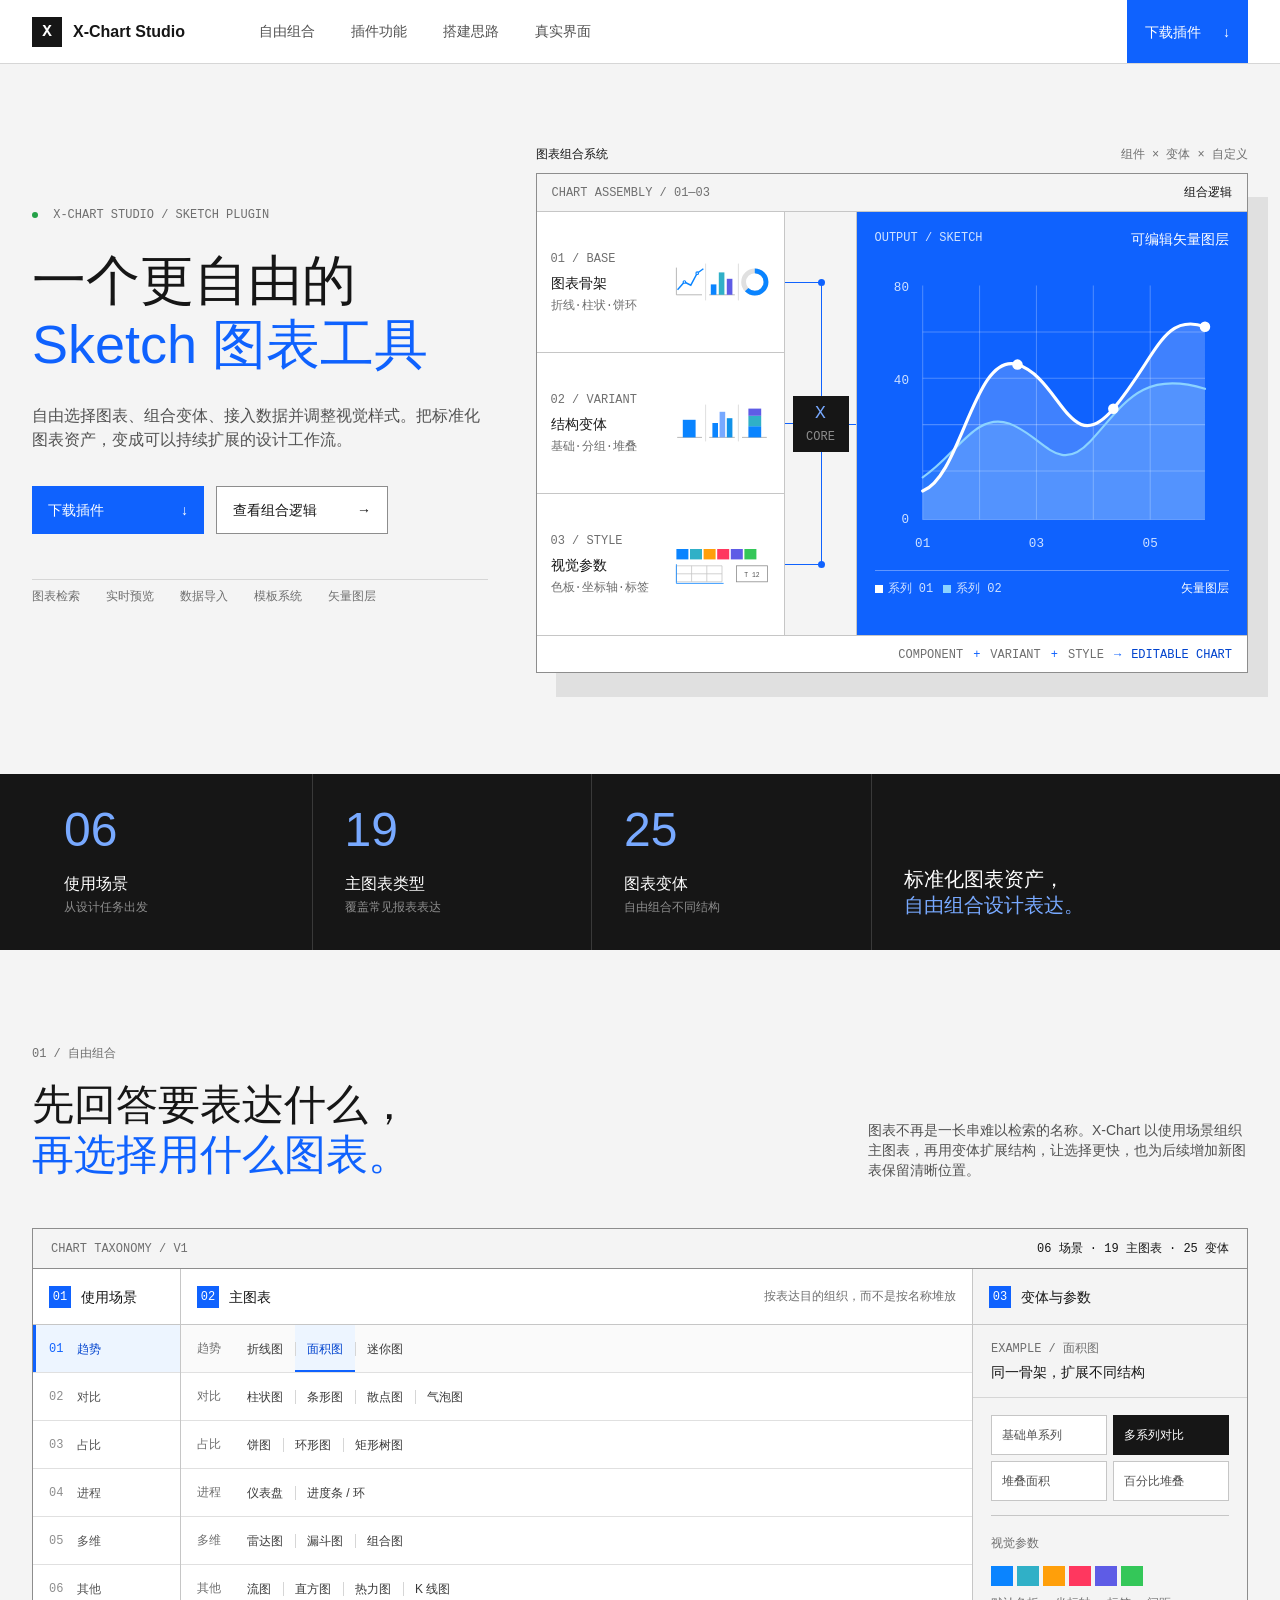
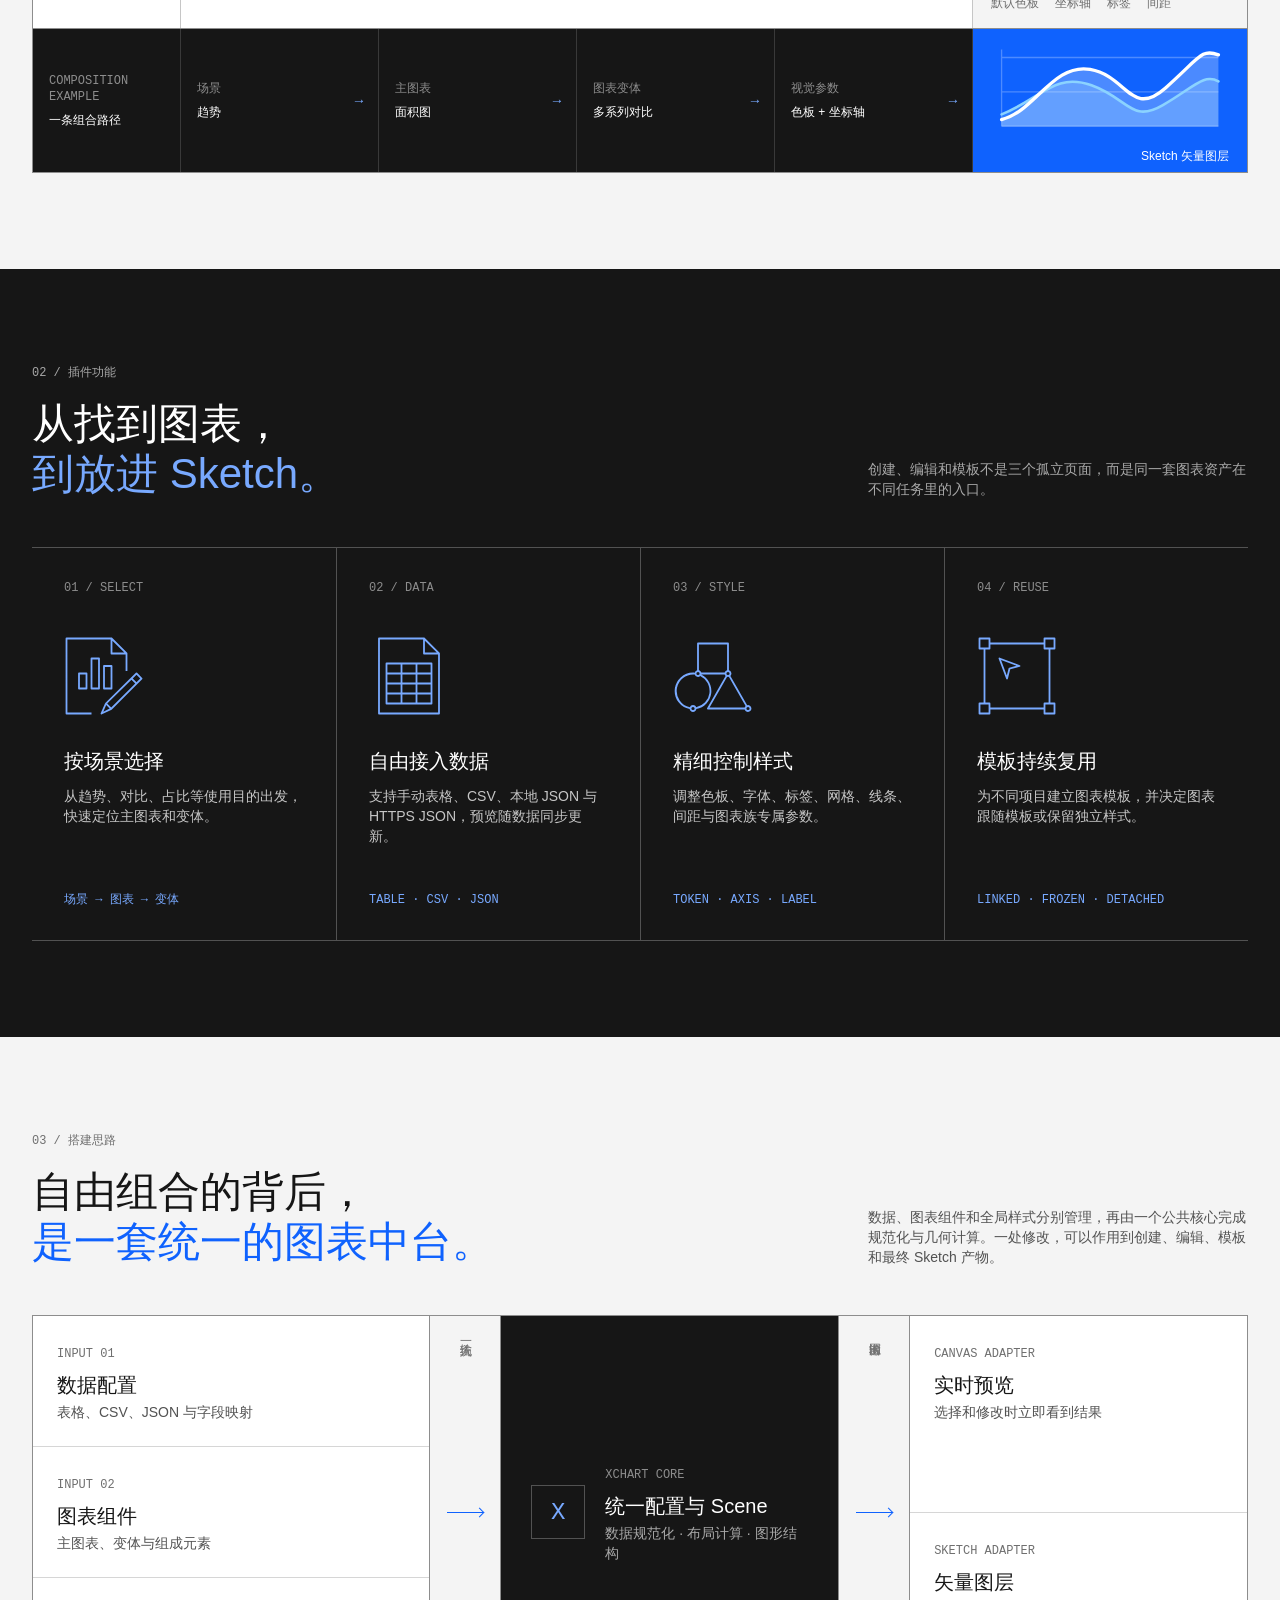
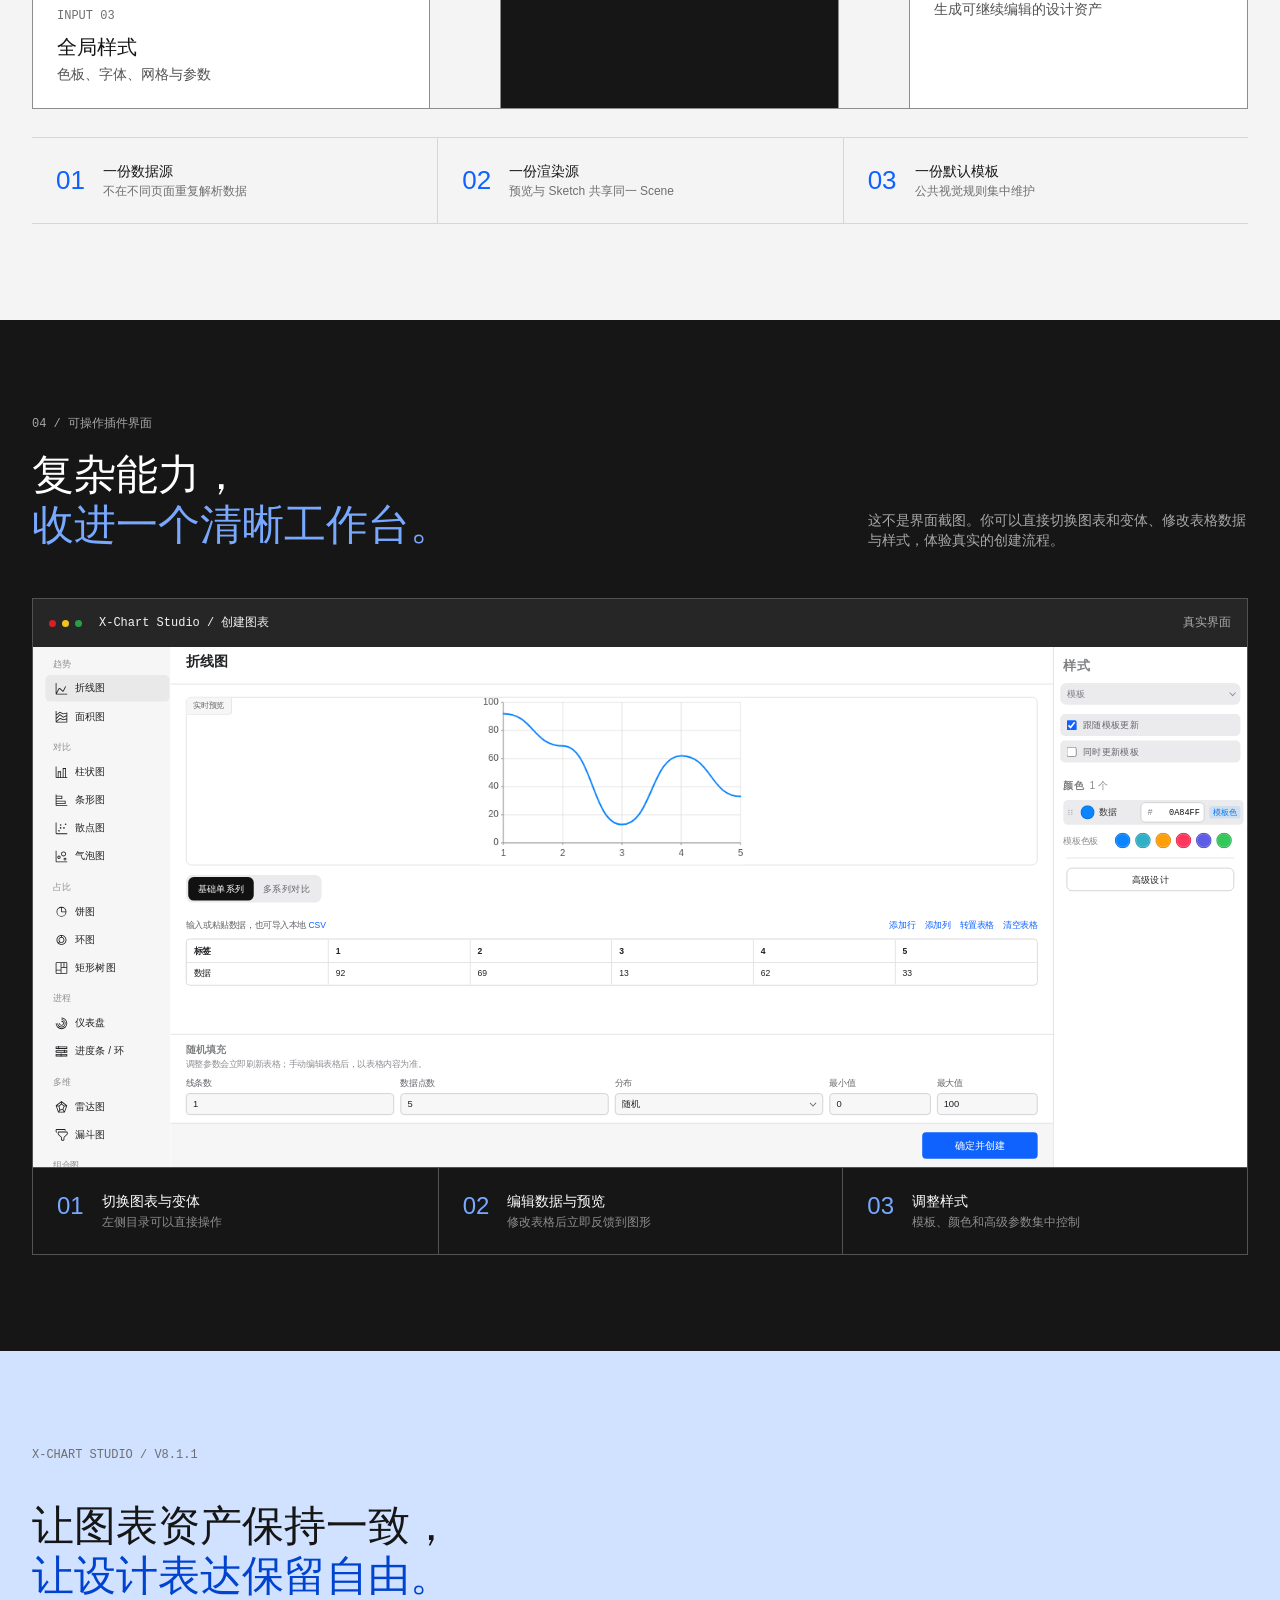
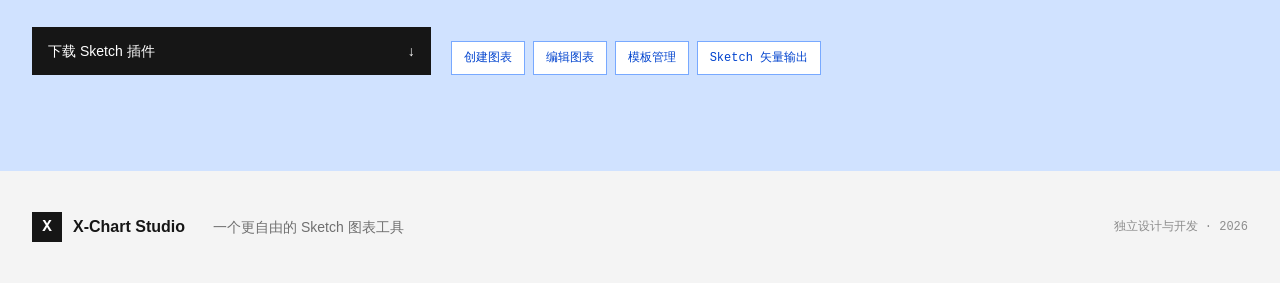
<file: x-chart/index.html>
<!doctype html>
<html lang="zh-CN">
<head>
  <meta charset="utf-8">
  <meta name="viewport" content="width=device-width, initial-scale=1">
  <meta name="description" content="X-Chart Studio，一个更自由的 Sketch 图表工具。">
  <title>X-Chart Studio · 一个更自由的 Sketch 图表工具</title>
  <link rel="icon" type="image/png" href="./assets/plugin-icon.png">
  <link rel="stylesheet" href="./styles.css?v=4">
  <link rel="stylesheet" href="./polish.css?v=9">
</head>
<body>
  <header class="topbar">
    <a class="brand" href="#top" aria-label="X-Chart Studio 首页">
      <span class="brand-mark" aria-hidden="true">X</span>
      <span>X-Chart Studio</span>
    </a>
    <nav aria-label="主导航">
      <a href="#freedom">自由组合</a>
      <a href="#features">插件功能</a>
      <a href="#system">搭建思路</a>
      <a href="#interface">真实界面</a>
    </nav>
    <a class="nav-download" href="./downloads/X-Chart-Studio-8.1.1.sketchplugin.zip" download>下载插件 <span>↓</span></a>
  </header>

  <main id="top">
    <section class="hero shell">
      <div class="hero-copy">
        <p class="eyebrow"><i></i> X-CHART STUDIO / SKETCH PLUGIN</p>
        <h1>一个更自由的<br><em>Sketch 图表工具</em></h1>
        <p class="hero-lead">自由选择图表、组合变体、接入数据并调整视觉样式。把标准化图表资产，变成可以持续扩展的设计工作流。</p>
        <div class="hero-actions">
          <a class="button primary" href="./downloads/X-Chart-Studio-8.1.1.sketchplugin.zip" download>下载插件 <span>↓</span></a>
          <a class="button secondary" href="#freedom">查看组合逻辑 <span>→</span></a>
        </div>
        <div class="hero-tags"><span>图表检索</span><span>实时预览</span><span>数据导入</span><span>模板系统</span><span>矢量图层</span></div>
      </div>
      <figure class="hero-visual">
        <figcaption><span>图表组合系统</span><b>组件 × 变体 × 自定义</b></figcaption>
        <div class="composition-board" aria-label="图表骨架、结构变体和视觉参数经过组合后生成可编辑图表">
          <div class="board-head"><span>CHART ASSEMBLY / 01—03</span><b>组合逻辑</b></div>
          <div class="board-stage">
            <div class="input-stack">
              <article class="build-input input-base">
                <div><small>01 / BASE</small><strong>图表骨架</strong><em>折线·柱状·饼环</em></div>
                <svg class="build-graphic" viewBox="0 0 120 56" aria-hidden="true">
                  <path class="mini-divider" d="M39.5 5V51M80.5 5V51"/>
                  <g class="base-line"><path class="mini-axis" d="M3 44H35M3 10V44"/><path d="M5 37L13 28L21 32L29 17L36 12"/><circle cx="13" cy="28" r="1.6"/><circle cx="29" cy="17" r="1.6"/></g>
                  <g class="base-bars"><path class="mini-axis" d="M44 44H76"/><rect x="46" y="31" width="7" height="13"/><rect x="56" y="16" width="7" height="28"/><rect x="66" y="24" width="7" height="20"/></g>
                  <g class="base-ring"><circle class="ring-track" cx="101" cy="28" r="14"/><circle class="ring-value" cx="101" cy="28" r="14"/></g>
                </svg>
              </article>
              <article class="build-input input-variant">
                <div><small>02 / VARIANT</small><strong>结构变体</strong><em>基础·分组·堆叠</em></div>
                <svg class="build-graphic" viewBox="0 0 120 56" aria-hidden="true">
                  <path class="mini-divider" d="M39.5 5V51M80.5 5V51"/>
                  <g class="variant-single"><path class="mini-axis" d="M4 46H35"/><rect x="11" y="24" width="16" height="22"/></g>
                  <g class="variant-group"><path class="mini-axis" d="M44 46H76"/><rect x="48" y="28" width="7" height="18"/><rect class="tone-2" x="57" y="14" width="7" height="32"/><rect class="tone-3" x="66" y="22" width="7" height="24"/></g>
                  <g class="variant-stack"><path class="mini-axis" d="M85 46H116"/><rect x="93" y="32" width="16" height="14"/><rect class="tone-2" x="93" y="19" width="16" height="13"/><rect class="tone-3" x="93" y="10" width="16" height="9"/></g>
                </svg>
              </article>
              <article class="build-input input-style">
                <div><small>03 / STYLE</small><strong>视觉参数</strong><em>色板·坐标轴·标签</em></div>
                <svg class="build-graphic style-graphic" viewBox="0 0 120 56" aria-hidden="true">
                  <g class="palette-strip"><rect x="3" y="8" width="15" height="13"/><rect x="20" y="8" width="15" height="13"/><rect x="37" y="8" width="15" height="13"/><rect x="54" y="8" width="15" height="13"/><rect x="71" y="8" width="15" height="13"/><rect x="88" y="8" width="15" height="13"/></g>
                  <g class="style-grid"><path d="M3 29H60V49H3ZM3 39H60M22 29V49M41 29V49"/><path class="style-axis" d="M3 27V51H62"/></g>
                  <g class="type-token"><rect x="78" y="29" width="39" height="20"/><text x="97.5" y="43">T 12</text></g>
                </svg>
              </article>
            </div>
            <div class="merge-track" aria-hidden="true"><i></i><i></i><i></i><span><b>X</b><small>CORE</small></span><em></em></div>
            <div class="chart-result">
              <div class="result-meta"><small>OUTPUT / SKETCH</small><b>可编辑矢量图层</b></div>
              <svg viewBox="0 0 330 300" role="img" aria-label="组合生成的多系列面积折线图">
                <g class="output-grid"><path d="M42 30V252H310"/><path d="M42 74H310M42 118H310M42 162H310M42 206H310"/><path d="M96 30V252M150 30V252M204 30V252M258 30V252"/></g>
                <path class="output-area output-area-two" d="M42 212C75 190 92 150 124 161S170 211 201 178S248 109 310 128V252H42Z"/>
                <path class="output-area output-area-one" d="M42 225C79 211 91 92 132 105s50 91 91 42 47-92 87-78v183H42Z"/>
                <path class="output-line output-line-two" d="M42 212C75 190 92 150 124 161S170 211 201 178S248 109 310 128"/>
                <path class="output-line output-line-one" d="M42 225C79 211 91 92 132 105s50 91 91 42 47-92 87-78"/>
                <g class="output-points"><circle cx="132" cy="105" r="5"/><circle cx="223" cy="147" r="5"/><circle cx="310" cy="69" r="5"/></g>
                <g class="axis-labels"><text x="29" y="35">80</text><text x="29" y="123">40</text><text x="29" y="255">0</text><text x="42" y="278">01</text><text x="150" y="278">03</text><text x="258" y="278">05</text></g>
              </svg>
              <div class="result-foot"><span><i></i>系列 01</span><span><i></i>系列 02</span><b>矢量图层</b></div>
            </div>
          </div>
          <div class="board-foot"><span>COMPONENT</span><i>+</i><span>VARIANT</span><i>+</i><span>STYLE</span><i>→</i><b>EDITABLE CHART</b></div>
        </div>
      </figure>
    </section>

    <section class="metrics" aria-label="图表资产规模">
      <div class="shell metric-grid">
        <article><strong>06</strong><span>使用场景</span><small>从设计任务出发</small></article>
        <article><strong>19</strong><span>主图表类型</span><small>覆盖常见报表表达</small></article>
        <article><strong>25</strong><span>图表变体</span><small>自由组合不同结构</small></article>
        <article class="metric-statement"><p>标准化图表资产，<br><b>自由组合设计表达。</b></p></article>
      </div>
    </section>

    <section class="section freedom" id="freedom">
      <div class="shell">
        <header class="section-heading">
          <div><p class="eyebrow">01 / 自由组合</p><h2>先回答要表达什么，<br><em>再选择用什么图表。</em></h2></div>
          <p>图表不再是一长串难以检索的名称。X-Chart 以使用场景组织主图表，再用变体扩展结构，让选择更快，也为后续增加新图表保留清晰位置。</p>
        </header>
        <div class="taxonomy-map" aria-label="X-Chart 图表分类与组合图谱">
          <header class="taxonomy-head"><span>CHART TAXONOMY / V1</span><b>06 场景 · 19 主图表 · 25 变体</b></header>
          <div class="taxonomy-body">
            <section class="scenario-index" aria-label="使用场景">
              <div class="taxonomy-column-head"><span>01</span><b>使用场景</b></div>
              <ol>
                <li class="active"><b>01</b><span>趋势</span></li>
                <li><b>02</b><span>对比</span></li>
                <li><b>03</b><span>占比</span></li>
                <li><b>04</b><span>进程</span></li>
                <li><b>05</b><span>多维</span></li>
                <li><b>06</b><span>其他</span></li>
              </ol>
            </section>
            <section class="chart-catalog" aria-label="主图表分类">
              <div class="taxonomy-column-head"><span>02</span><b>主图表</b><em>按表达目的组织，而不是按名称堆放</em></div>
              <div class="catalog-rows">
                <div class="catalog-row active"><b>趋势</b><div><span>折线图</span><span class="selected">面积图</span><span>迷你图</span></div></div>
                <div class="catalog-row"><b>对比</b><div><span>柱状图</span><span>条形图</span><span>散点图</span><span>气泡图</span></div></div>
                <div class="catalog-row"><b>占比</b><div><span>饼图</span><span>环形图</span><span>矩形树图</span></div></div>
                <div class="catalog-row"><b>进程</b><div><span>仪表盘</span><span>进度条 / 环</span></div></div>
                <div class="catalog-row"><b>多维</b><div><span>雷达图</span><span>漏斗图</span><span>组合图</span></div></div>
                <div class="catalog-row"><b>其他</b><div><span>流图</span><span>直方图</span><span>热力图</span><span>K 线图</span></div></div>
              </div>
            </section>
            <section class="variant-spectrum" aria-label="面积图变体与视觉参数">
              <div class="taxonomy-column-head"><span>03</span><b>变体与参数</b></div>
              <div class="spectrum-path"><small>EXAMPLE / 面积图</small><strong>同一骨架，扩展不同结构</strong></div>
              <div class="variant-branches">
                <span>基础单系列</span><span class="selected">多系列对比</span><span>堆叠面积</span><span>百分比堆叠</span>
              </div>
              <div class="parameter-set"><small>视觉参数</small><div class="parameter-swatches" aria-label="插件默认六色色板"><i title="#0A84FF"></i><i title="#30B0C7"></i><i title="#FF9F0A"></i><i title="#FF375F"></i><i title="#5E5CE6"></i><i title="#34C759"></i></div><p><span>默认色板</span><span>坐标轴</span><span>标签</span><span>间距</span></p></div>
            </section>
          </div>
          <div class="composition-example">
            <div class="example-label"><small>COMPOSITION EXAMPLE</small><b>一条组合路径</b></div>
            <div class="example-node"><small>场景</small><strong>趋势</strong></div><i class="example-arrow">→</i>
            <div class="example-node"><small>主图表</small><strong>面积图</strong></div><i class="example-arrow">→</i>
            <div class="example-node"><small>图表变体</small><strong>多系列对比</strong></div><i class="example-arrow">→</i>
            <div class="example-node"><small>视觉参数</small><strong>色板 + 坐标轴</strong></div><i class="example-arrow">→</i>
            <figure class="example-output">
              <svg viewBox="0 0 180 78" role="img" aria-label="组合生成的多系列面积图"><path class="mini-grid" d="M8 14H172M8 40H172M8 66H172M8 8V66"/><path class="mini-area two" d="M8 57C38 45 48 25 76 35s30 29 54 15 31-24 42-18v34H8Z"/><path class="mini-area one" d="M8 61C33 55 47 18 75 23s31 37 57 14 27-30 40-25v54H8Z"/><path class="mini-line two" d="M8 57C38 45 48 25 76 35s30 29 54 15 31-24 42-18"/><path class="mini-line one" d="M8 61C33 55 47 18 75 23s31 37 57 14 27-30 40-25"/></svg>
              <figcaption>Sketch 矢量图层</figcaption>
            </figure>
          </div>
        </div>
      </div>
    </section>

    <section class="section features" id="features">
      <div class="shell">
        <header class="section-heading light-heading">
          <div><p class="eyebrow">02 / 插件功能</p><h2>从找到图表，<br><em>到放进 Sketch。</em></h2></div>
          <p>创建、编辑和模板不是三个孤立页面，而是同一套图表资产在不同任务里的入口。</p>
        </header>
        <div class="feature-grid">
          <article><small>01 / SELECT</small><svg class="feature-pictogram" viewBox="0 0 32 32" aria-hidden="true"><path d="M15,31.36c-.092,0-.182-.035-.251-.103a.36.36 0 0 1-.078-.404l1.768-3.979a.36.36 0 0 1 .077-.11l12.232-12.021a.36.36 0 0 1 .508.003l2.001,2.016a.36.36 0 0 1-.001.508L19.144,29.396a.36.36 0 0 1-.1.071l-3.889,1.857a.36.36 0 0 1-.155.036Zm1.884-3.714-1.159,2.609 2.549-1.218-1.39-1.391Zm.395-.624 1.609,1.61 9.611-9.624-1.521-1.52-9.699,9.534Zm10.214-10.038 1.516,1.516 1.483-1.485-1.496-1.507-1.503,1.476ZM11,31.36H1A.36.36 0 0 1 .64,31V1A.36.36 0 0 1 1,.64h18c.096,0,.188.038.255.105l6,6A.36.36 0 0 1 25.36,7v7h-.72V7.36H19a.36.36 0 0 1-.36-.36V1.36H1.36v29.28H11v.72Zm8.36-24.72h4.771L19.36,1.869V6.64ZM19,21.36h-3a.36.36 0 0 1-.36-.36v-9a.36.36 0 0 1 .36-.36h3a.36.36 0 0 1 .36.36v9a.36.36 0 0 1-.36.36Zm-2.64-.72h2.28v-8.28h-2.28v8.28ZM14,21.36h-3a.36.36 0 0 1-.36-.36V9a.36.36 0 0 1 .36-.36h3a.36.36 0 0 1 .36.36v12a.36.36 0 0 1-.36.36Zm-2.64-.72h2.28V9.36h-2.28v11.28ZM9,21.36H6a.36.36 0 0 1-.36-.36v-6a.36.36 0 0 1 .36-.36h3a.36.36 0 0 1 .36.36v6a.36.36 0 0 1-.36.36Zm-2.64-.72h2.28v-5.28H6.36v5.28Z"/></svg><h3>按场景选择</h3><p>从趋势、对比、占比等使用目的出发，快速定位主图表和变体。</p><b>场景 → 图表 → 变体</b></article>
          <article><small>02 / DATA</small><svg class="feature-pictogram" viewBox="0 0 32 32" aria-hidden="true"><path d="M28,31.36H4A.36.36 0 0 1 3.64,31V1A.36.36 0 0 1 4,.64h18c.096,0,.188.038.255.105l6,6A.36.36 0 0 1 28.36,7v24a.36.36 0 0 1-.36.36Zm-23.64-.72h23.28V7.36H22a.36.36 0 0 1-.36-.36V1.36H4.36v29.28Zm18-24h4.771L22.36,1.869V6.64ZM25,27.36H7a.36.36 0 0 1-.36-.36V11a.36.36 0 0 1 .36-.36h18a.36.36 0 0 1 .36.36v16a.36.36 0 0 1-.36.36Zm-5.64-.72h5.279v-3.28H19.36v3.28Zm-6,0h5.28v-3.28h-5.28v3.28Zm-6,0h5.28v-3.28H7.36v3.28Zm12-4h5.279v-3.28H19.36v3.28Zm-6,0h5.28v-3.28h-5.28v3.28Zm-6,0h5.28v-3.28H7.36v3.28Zm12-4h5.279v-3.28H19.36v3.28Zm-6,0h5.28v-3.28h-5.28v3.28Zm-6,0h5.28v-3.28H7.36v3.28Zm12-4h5.279v-3.28H19.36v3.28Zm-6,0h5.28v-3.28h-5.28v3.28Zm-6,0h5.28v-3.28H7.36v3.28Z"/></svg><h3>自由接入数据</h3><p>支持手动表格、CSV、本地 JSON 与 HTTPS JSON，预览随数据同步更新。</p><b>TABLE · CSV · JSON</b></article>
          <article><small>03 / STYLE</small><svg class="feature-pictogram" viewBox="0 0 32 32" aria-hidden="true"><path d="M30,30.36c-.625,0-1.153-.425-1.312-1H14a.36.36 0 0 1-.313-.539l7.35-12.862a1.36 1.36 0 0 1-.349-.6h-9.377l-.018.06A7.36 7.36 0 0 1 9.34,29.229 1.36 1.36 0 0 1 6.659,29.229 7.36 7.36 0 0 1 8,14.64c.215,0,.437.012.679.037a1.36 1.36 0 0 1 .961-.988V3A.36.36 0 0 1 10,2.64h12a.36.36 0 0 1 .36.36v10.688a1.36 1.36 0 0 1 .603,2.271l6.699,11.723A1.36 1.36 0 1 1 30,30.36Zm0-2a.64.64 0 1 0 0,1.28.64.64 0 0 0 0-1.28Zm-22,0a.64.64 0 1 0 0,1.28.64.64 0 0 0 0-1.28Zm6.62.28h14.068c.063-.229.185-.435.349-.6l-6.699-11.723a1.36 1.36 0 0 1-.676,0L14.62,28.64ZM8,27.64c.577,0 1.072.362 1.269.871A6.64 6.64 0 0 0 10.893,16.025a1.36 1.36 0 0 1-2.192-.621A6.64 6.64 0 0 0 6.731,28.511 1.36 1.36 0 0 1 8,27.64Zm14-13.28a.64.64 0 1 0 0,1.28.64.64 0 0 0 0-1.28Zm-12,0a.64.64 0 1 0 0,1.28.64.64 0 0 0 0-1.28Zm1.312.28h9.377a1.36 1.36 0 0 1 .951-.952V3.36H10.36v10.329c.461.126.825.49.952.951Z"/></svg><h3>精细控制样式</h3><p>调整色板、字体、标签、网格、线条、间距与图表族专属参数。</p><b>TOKEN · AXIS · LABEL</b></article>
          <article><small>04 / REUSE</small><svg class="feature-pictogram" viewBox="0 0 32 32" aria-hidden="true"><path d="M31,31.36h-4a.36.36 0 0 1-.36-.36v-1.64H5.36V31a.36.36 0 0 1-.36.36H1A.36.36 0 0 1 .64,31v-4a.36.36 0 0 1 .36-.36h1.64V5.36H1A.36.36 0 0 1 .64,5V1A.36.36 0 0 1 1,.64h4a.36.36 0 0 1 .36.36v1.64h21.28V1a.36.36 0 0 1 .36-.36h4a.36.36 0 0 1 .36.36v4a.36.36 0 0 1-.36.36h-1.64v21.28H31a.36.36 0 0 1 .36.36v4a.36.36 0 0 1-.36.36Zm-3.64-.72h3.279v-3.28H27.36v3.28Zm-26,0h3.28v-3.28H1.36v3.28Zm4-2h21.28V27a.36.36 0 0 1 .36-.36h1.64V5.36H27a.36.36 0 0 1-.36-.36V3.36H5.36V5a.36.36 0 0 1-.36.36H3.36v21.28H5a.36.36 0 0 1 .36.36v1.64Zm22-24h3.279V1.36H27.36v3.28Zm-26,0h3.28V1.36H1.36v3.28ZM12,17.36a.36.36 0 0 1-.337-.234l-3-8a.36.36 0 0 1 .464-.464l8,3a.36.36 0 0 1-.039.686l-3.79.948-.948,3.79a.36.36 0 0 1-.35.274ZM9.615,9.615l2.316,6.176.72-2.878a.36.36 0 0 1 .262-.262l2.878-.72-6.176-2.316Z"/></svg><h3>模板持续复用</h3><p>为不同项目建立图表模板，并决定图表跟随模板或保留独立样式。</p><b>LINKED · FROZEN · DETACHED</b></article>
        </div>
      </div>
    </section>

    <section class="section system" id="system">
      <div class="shell">
        <header class="section-heading">
          <div><p class="eyebrow">03 / 搭建思路</p><h2>自由组合的背后，<br><em>是一套统一的图表中台。</em></h2></div>
          <p>数据、图表组件和全局样式分别管理，再由一个公共核心完成规范化与几何计算。一处修改，可以作用到创建、编辑、模板和最终 Sketch 产物。</p>
        </header>
        <div class="system-map">
          <div class="system-inputs">
            <article><small>INPUT 01</small><h3>数据配置</h3><p>表格、CSV、JSON 与字段映射</p></article>
            <article><small>INPUT 02</small><h3>图表组件</h3><p>主图表、变体与组成元素</p></article>
            <article><small>INPUT 03</small><h3>全局样式</h3><p>色板、字体、网格与参数</p></article>
          </div>
          <div class="flow-line"><span>统一输入</span><i></i></div>
          <article class="system-core"><span>X</span><div><small>XCHART CORE</small><h3>统一配置与 Scene</h3><p>数据规范化 · 布局计算 · 图形结构</p></div></article>
          <div class="flow-line output-line"><span>同源输出</span><i></i></div>
          <div class="system-outputs">
            <article><small>CANVAS ADAPTER</small><h3>实时预览</h3><p>选择和修改时立即看到结果</p></article>
            <article><small>SKETCH ADAPTER</small><h3>矢量图层</h3><p>生成可继续编辑的设计资产</p></article>
          </div>
        </div>
        <div class="principles"><article><b>01</b><span><strong>一份数据源</strong><small>不在不同页面重复解析数据</small></span></article><article><b>02</b><span><strong>一份渲染源</strong><small>预览与 Sketch 共享同一 Scene</small></span></article><article><b>03</b><span><strong>一份默认模板</strong><small>公共视觉规则集中维护</small></span></article></div>
      </div>
    </section>

    <section class="section interface" id="interface">
      <div class="shell">
        <header class="section-heading light-heading">
          <div><p class="eyebrow">04 / 可操作插件界面</p><h2>复杂能力，<br><em>收进一个清晰工作台。</em></h2></div>
          <p>这不是界面截图。你可以直接切换图表和变体、修改表格数据与样式，体验真实的创建流程。</p>
        </header>
        <figure class="interface-figure">
          <div class="interface-bar"><span><i></i><i></i><i></i></span><b>X-Chart Studio / 创建图表</b><em>真实界面</em></div>
          <div class="interactive-frame-wrap"><iframe src="./demo/createChart.html?demo=2" title="X-Chart Studio 可操作创建图表演示" loading="lazy"></iframe></div>
        </figure>
        <div class="interface-notes"><article><b>01</b><span><strong>切换图表与变体</strong><small>左侧目录可以直接操作</small></span></article><article><b>02</b><span><strong>编辑数据与预览</strong><small>修改表格后立即反馈到图形</small></span></article><article><b>03</b><span><strong>调整样式</strong><small>模板、颜色和高级参数集中控制</small></span></article></div>
      </div>
    </section>

    <section class="closing">
      <div class="shell closing-inner"><p class="eyebrow">X-CHART STUDIO / V8.1.1</p><h2>让图表资产保持一致，<br><em>让设计表达保留自由。</em></h2><div class="closing-meta"><span>创建图表</span><span>编辑图表</span><span>模板管理</span><span>Sketch 矢量输出</span></div><a class="button closing-download" href="./downloads/X-Chart-Studio-8.1.1.sketchplugin.zip" download>下载 Sketch 插件 <span>↓</span></a></div>
    </section>
  </main>

  <footer class="footer shell"><a class="brand" href="#top"><span class="brand-mark">X</span><span>X-Chart Studio</span></a><p>一个更自由的 Sketch 图表工具</p><small>独立设计与开发 · 2026</small></footer>
</body>
</html>
</file>
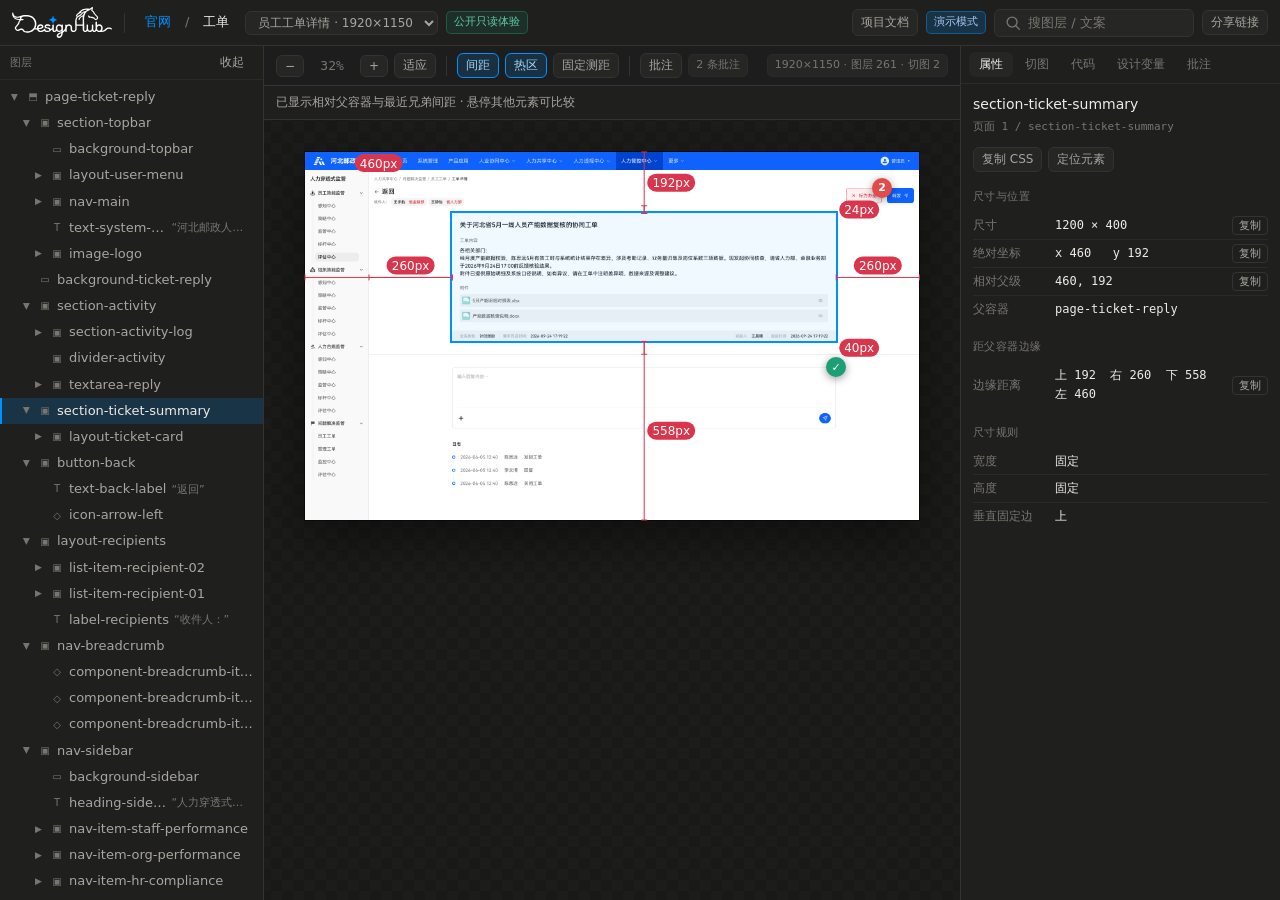
<file: demo.html>
<!DOCTYPE html>
<html lang="zh-CN">
<head>
<meta charset="UTF-8">
<meta name="viewport" content="width=device-width, initial-scale=1.0">
<meta name="description" content="DesignHub 标注与切图公开体验">
<title>工单 · 标注 · DesignHub</title>
<link rel="stylesheet" href="./designhub.css">
<link rel="icon" type="image/svg+xml" href="./assets/person-play.svg">
</head>
<body>
<div class="app">
  <div class="topbar">
    <a class="brand" href="./index.html"><img class="brand-logo" src="./assets/brand-logo.svg" width="100" height="32" alt="DesignHub"></a>
    <div class="sep"></div>
    <div class="breadcrumb"><a class="crumb" id="crumbHome" href="./index.html">官网</a><span style="color:var(--text-faint)">/</span><span class="crumb cur" id="crumbProject">工单</span></div>
    <select id="artboardSelect" class="btn sm" style="max-width:240px"><option value="ticket">员工工单详情 · 1920×1150</option></select>
    <span class="chip ok">公开只读体验</span>
    <div class="spacer"></div>
    <a class="btn sm" id="projectWorkspaceLink" href="./workspace.html">项目文档</a>
    <span class="chip review" aria-label="当前页面为公开演示模式">演示模式</span>
    <div class="searchbox"><svg class="search-icon" viewBox="0 0 24 24" fill="none" aria-hidden="true"><circle cx="10.8" cy="10.8" r="6.6"></circle><path d="m16 16 4.5 4.5"></path></svg><input id="layerSearch" placeholder="搜图层 / 文案" autocomplete="off"></div>
    <button class="btn sm" id="copyLinkBtn" title="复制当前公开体验链接">分享链接</button>
  </div>
  <div class="notice-bar hidden" id="noticeBar"></div>
  <div class="workspace">
    <div class="panel panel-left">
      <div class="panel-head"><span>图层</span><span class="spacer"></span><button class="btn ghost sm" id="expandAllBtn" title="全部展开 / 收起">收起</button></div>
      <div class="panel-body"><div class="tree" id="tree"></div></div>
    </div>
    <div class="canvas-wrap" id="canvasWrap">
      <div class="canvas-tools">
        <div class="canvas-toolbar">
          <button class="btn sm" id="zoomOut" title="缩小 ( - )">−</button><button class="zoom-label" id="zoomLabel" title="原始尺寸（100%）">100%</button><button class="btn sm" id="zoomIn" title="放大 ( + )">+</button><button class="btn sm" id="zoomFit" title="适应窗口 ( 0 )">适应</button>
          <div class="sep"></div><button class="btn sm active" id="toggleSpacing" aria-pressed="true">间距</button><button class="btn sm active" id="toggleHots" aria-pressed="true">热区</button><button class="btn sm" id="measureMode" aria-pressed="false">固定测距</button>
          <div class="sep"></div><button class="btn sm" id="commentMode">批注</button><span class="chip clickable" id="commentCount" title="查看批注">2 条批注</span><div class="spacer"></div><span class="chip" id="canvasMeta">1920×1150 · 图层 261 · 切图 2</span>
        </div>
        <div class="measure-bar"><span id="measureHint">选中元素，悬停其他元素查看距离 · 数值单位 px</span><button class="btn sm hidden" id="copyMeasure">复制距离</button></div>
      </div>
      <div class="canvas-stage" id="stage">
        <div class="canvas-frame" id="frame">
          <img class="preview" id="preview" src="./assets/demo-workorder/preview.png" alt="员工工单详情设计稿">
          <div class="vec-root" id="vecRoot" style="display:none"></div><div id="hots" style="position:absolute;inset:0"></div><div id="cmtPins" style="position:absolute;inset:0;pointer-events:none"></div><svg class="overlay" id="overlay"></svg>
        </div>
      </div>
      <div class="search-panel" id="searchPanel"></div>
    </div>
    <div class="panel panel-right">
      <div class="tabs" id="tabs"><button class="tab active" data-tab="props">属性</button><button class="tab" data-tab="assets">切图</button><button class="tab" data-tab="code">代码</button><button class="tab" data-tab="tokens">设计变量</button><button class="tab" data-tab="comments" id="tabComments">批注</button></div>
      <div class="panel-body"><div class="tabpane active" data-pane="props" id="paneProps"></div><div class="tabpane" data-pane="assets" id="paneAssets"></div><div class="tabpane" data-pane="code" id="paneCode"></div><div class="tabpane" data-pane="tokens" id="paneTokens"></div><div class="tabpane" data-pane="comments" id="paneComments"></div></div>
    </div>
  </div>
</div>
<script type="module" src="./demo.js?v=inspect-4"></script>
</body>
</html>
</file>
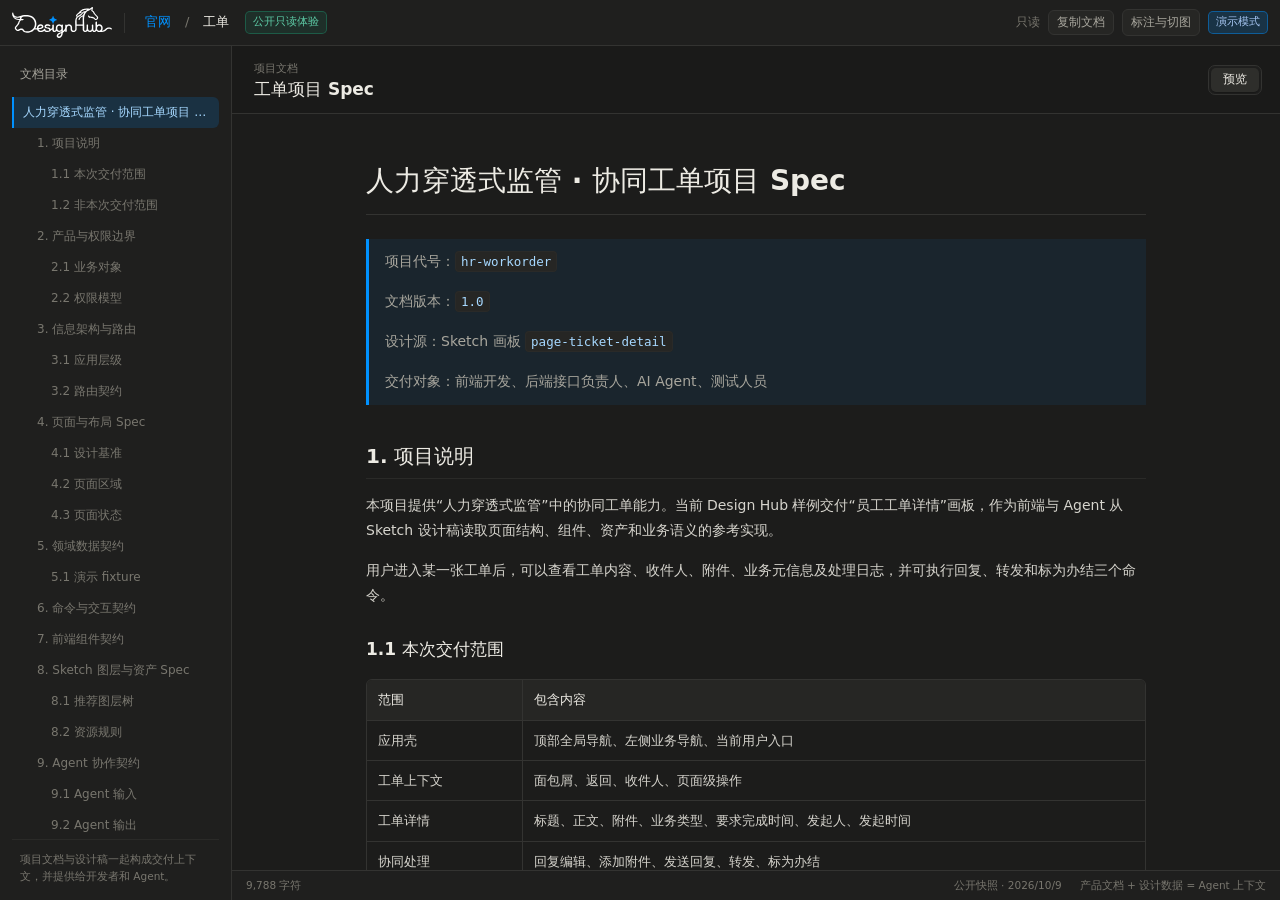
<file: workspace.html>
<!DOCTYPE html>
<html lang="zh-CN">
<head>
<meta charset="UTF-8">
<meta name="viewport" content="width=device-width, initial-scale=1.0">
<meta name="description" content="DesignHub 工单项目文档公开体验">
<title>工单 · 项目文档 · DesignHub</title>
<link rel="stylesheet" href="./designhub.css">
<link rel="icon" type="image/svg+xml" href="./assets/person-play.svg">
</head>
<body class="document-page">
<div class="app document-app">
  <header class="topbar document-topbar">
    <a class="brand" href="./index.html">
      <img class="brand-logo" src="./assets/brand-logo.svg" width="100" height="32" alt="DesignHub">
    </a>
    <div class="sep"></div>
    <div class="breadcrumb">
      <a class="crumb" href="./index.html">官网</a>
      <span class="crumb-separator">/</span>
      <span class="crumb cur">工单</span>
    </div>
    <span class="chip ok">公开只读体验</span>
    <div class="spacer"></div>
    <span class="save-state" id="saveState" role="status">只读</span>
    <button class="btn sm" id="copyContextBtn" type="button">复制文档</button>
    <a class="btn sm" id="inspectLink" href="./demo.html">标注与切图</a>
    <span class="chip review" aria-label="当前页面为公开演示模式">演示模式</span>
  </header>

  <div class="document-workspace">
    <aside class="document-sidebar" id="documentSidebar" aria-label="文档目录">
      <div class="document-sidebar-head"><strong>文档目录</strong></div>
      <nav class="document-toc" id="documentToc"></nav>
      <p class="document-toc-help">项目文档与设计稿一起构成交付上下文，并提供给开发者和 Agent。</p>
    </aside>

    <main class="document-main">
      <header class="document-header">
        <div class="document-title-row">
          <div>
            <span class="eyebrow">项目文档</span>
            <h1>工单项目 Spec</h1>
          </div>
        </div>
        <div class="document-modes" role="group" aria-label="文档显示方式">
          <button type="button" class="active" aria-pressed="true">预览</button>
        </div>
      </header>

      <div class="document-panes" data-mode="preview">
        <section class="document-preview" id="documentPreview" tabindex="0" aria-label="文档预览">
          <article class="markdown-document" id="documentArticle" aria-live="polite"></article>
        </section>
      </div>

      <footer class="document-footer">
        <span id="documentCount">—</span>
        <span id="updatedAt">公开快照 · 2026-10-11</span>
        <span class="document-shortcut">产品文档 + 设计数据 = Agent 上下文</span>
      </footer>
    </main>
  </div>
</div>
<script type="module" src="./workspace.js?v=workorder-1"></script>
</body>
</html>
</file>
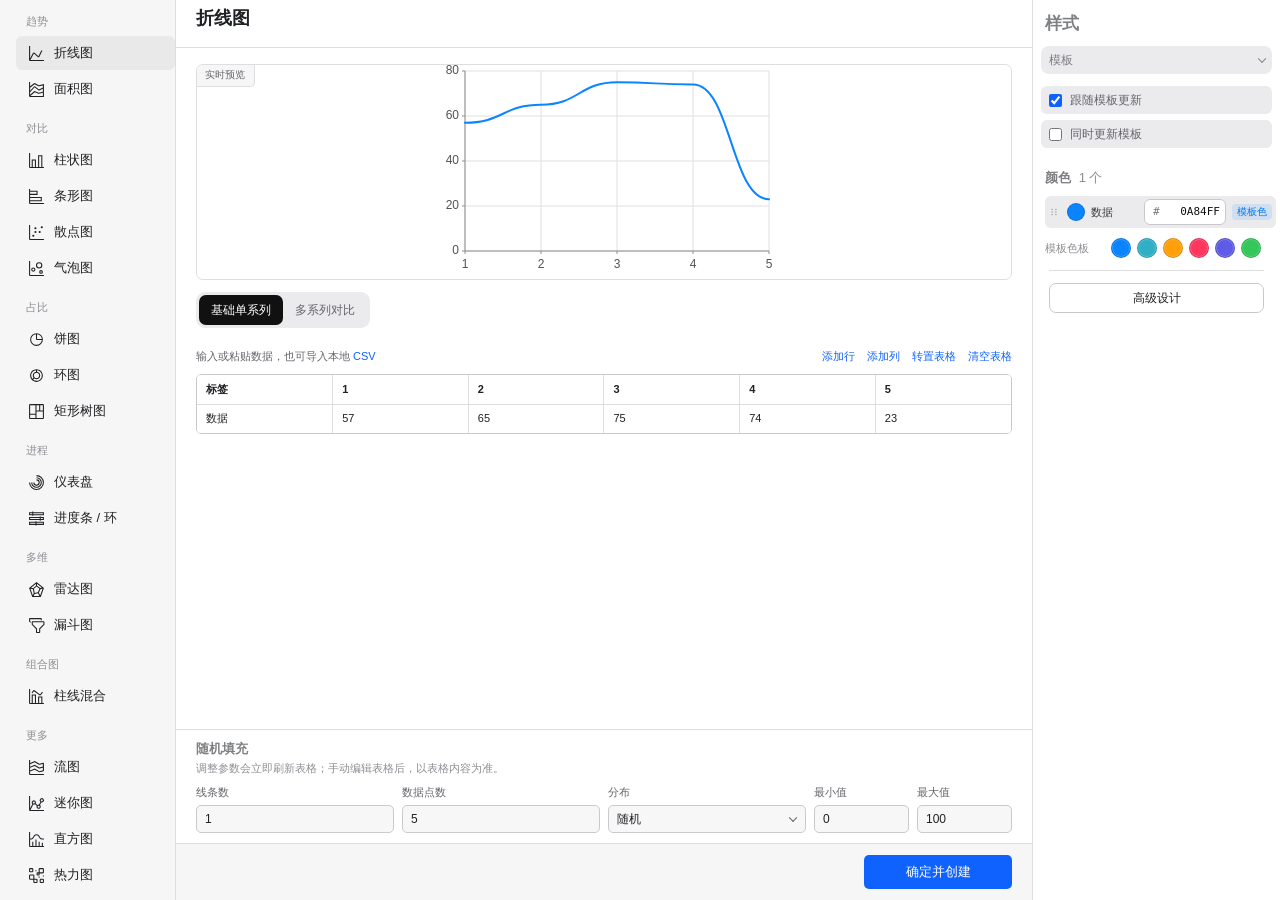
<file: x-chart/demo/createChart.html>
<!DOCTYPE html>
<html data-page-node-id="ZiLY9VP5oZAEH77CEauj9I">
<!DOCTYPE html>
<html data-page-node-id="ZiLY9VP5oZAEH77CEauj9I">
<head data-page-node-id="b4BmoueMTPiFIekdKPPS1n">
	<meta charset="utf-8" data-page-node-id="AJHkK2nEGvwFiJB5dJ41T8">
	<title>#chartName</title>
	<style type="text/css">
/* ============================================================
   X-Chart — Sketch 原生风格主题（macOS / Sketch UI 语言）
   ============================================================ */
:root {
  /* 品牌 / 交互强调色（macOS 系统蓝） */
  --accent:        #0f62fe;
  --accent-strong: #0070e0;
  --accent-press:  #005cc3;
  --accent-soft:   rgba(10,132,255,0.12);
  --danger:        #ff3b30;

  /* 表面 */
  --bg:        #ffffff;
  --bg-chrome: #f5f5f7;
  --bg-inset:  #ececf0;
  --bg-hover:  #e9e9ed;

  /* 文本 */
  --text:        #1d1d1f;
  --text-2:      #6e6e73;
  --text-3:      #98989e;
  --text-on-acc: #ffffff;

  /* 线条 */
  --line:        #e5e5ea;
  --line-strong: #d2d2d7;

  /* 圆角 */
  --radius:    6px;
  --radius-lg: 8px;

  /* 效果 */
  --focus-ring: 0 0 0 3px rgba(10,132,255,0.16);
  --shadow-pop: 0 8px 24px rgba(0,0,0,0.20);

  --font: -apple-system, BlinkMacSystemFont, "SF Pro Text", "Helvetica Neue",
          "PingFang SC", "Hiragino Sans GB", "Microsoft YaHei", sans-serif;
}

* { box-sizing: border-box; }
html, body { height: 100%; }

body {
  margin: 0; padding: 0;
  color: var(--text);
  background: var(--bg);
  font-family: var(--font);
  font-size: 13px;
  line-height: 1.45;
  -webkit-font-smoothing: antialiased;
  -moz-osx-font-smoothing: grayscale;
  text-rendering: optimizeLegibility;
  overflow: hidden;
  -webkit-user-select: none; user-select: none;
}
input, textarea, select, td[contenteditable] { -webkit-user-select: text; user-select: text; }

/* ---------- 标题 / 文本 ---------- */
h1 {
  font-size: 15px;
  font-weight: 600;
  line-height: 20px;
  margin: 0 0 16px 0;
  color: var(--text);
  letter-spacing: -0.01em;
}
h3 {
  font-size: 13px;
  font-weight: 600;
  line-height: 18px;
  margin: 0 0 6px 0;
  color: var(--text);
}
p {
  font-size: 12px;
  color: var(--text-2);
  margin: 0 0 6px 0;
}
a { text-decoration: none; color: var(--accent); cursor: pointer; }
a:hover { text-decoration: underline; }
.link { color: var(--accent); cursor: pointer; }
.link:hover { text-decoration: underline; }
.red-link { color: var(--danger); cursor: pointer; }
.description { display: inline-block; color: var(--text-3); font-size: 12px; }
.secondary_text { font-size: 13px; line-height: 19px; color: var(--text-2); }
.bold { font-weight: 600; }

/* ---------- 输入控件 ---------- */
input[type="text"],
input[type="number"],
input:not([type]) {
  font-family: inherit;
  font-size: 13px;
  height: 28px;
  padding: 0 10px;
  border: 1px solid var(--line-strong);
  border-radius: var(--radius);
  background: var(--bg);
  width: 100%;
  color: var(--text);
  outline: none;
  transition: border-color 90ms ease, box-shadow 90ms ease;
}
input::placeholder { color: var(--text-3); }
input:focus { border-color: var(--accent); box-shadow: var(--focus-ring); }
input:disabled { background: var(--bg-inset); color: var(--text-3); cursor: not-allowed; }

select {
  -webkit-appearance: none; -moz-appearance: none; appearance: none;
  font-family: inherit;
  font-size: 13px;
  height: 28px;
  padding: 0 28px 0 10px;
  border: 1px solid var(--line-strong);
  border-radius: var(--radius);
  background: var(--bg);
  color: var(--text);
  width: 100%;
  outline: none;
  cursor: pointer;
  transition: border-color 90ms ease, box-shadow 90ms ease;
}
select:focus { border-color: var(--accent); box-shadow: var(--focus-ring); }
select:disabled { color: var(--text-3); cursor: not-allowed; }
.select_height { height: 28px; }

textarea {
  font-family: inherit;
  font-size: 13px;
  padding: 8px 10px;
  border: 1px solid var(--line-strong);
  border-radius: var(--radius);
  background: var(--bg);
  width: 100%;
  outline: none;
  color: var(--text);
  resize: vertical;
  transition: border-color 90ms ease, box-shadow 90ms ease;
}
textarea::placeholder { color: var(--text-3); }
textarea:focus { border-color: var(--accent); box-shadow: var(--focus-ring); }

.select-wraper { position: relative; }
.select-wraper::after {
  content: '';
  position: absolute;
  top: 50%;
  right: 11px;
  width: 6px; height: 6px;
  border-right: 1.5px solid var(--text-2);
  border-bottom: 1.5px solid var(--text-2);
  transform: translateY(-70%) rotate(45deg);
  pointer-events: none;
}

/* ---------- 按钮 ---------- */
.button {
  font-family: inherit;
  font-size: 13px;
  font-weight: 500;
  height: 28px;
  padding: 0 16px;
  border: none;
  border-radius: var(--radius);
  background: var(--accent);
  color: var(--text-on-acc);
  cursor: pointer;
  transition: background-color 90ms ease;
  white-space: nowrap;
}
.button:hover { background: var(--accent-strong); }
.button:active { background: var(--accent-press); }
.button:disabled { background: var(--line-strong); color: var(--text-3); cursor: not-allowed; }
.button.create-chart { min-width: 128px; height: 30px; }
.button.secondary-button { background: var(--bg-inset); color: var(--text); }
.button.secondary-button:hover { background: var(--bg-hover); }
.button.ghost-button { background: transparent; color: var(--accent); border: 1px solid var(--line-strong); }
.button.ghost-button:hover { background: var(--accent-soft); }
.button.danger-button { background: var(--danger); }
.button.small-button { height: 24px; padding: 0 10px; font-size: 12px; }

/* ---------- 通知 / 加载 ---------- */
.alert {
  width: calc(100% - 16px);
  display: none;
  justify-content: space-between;
  align-items: center;
  z-index: 10000;
  position: absolute;
  top: 8px; left: 8px;
  min-height: 40px;
  background: rgba(40,40,44,0.94);
  color: #ffffff;
  padding: 0 14px;
  border-radius: var(--radius-lg);
  box-shadow: var(--shadow-pop);
  box-sizing: border-box;
}
#alert_text { font-size: 13px; line-height: 18px; }
.close_alert { cursor: pointer; opacity: 0.7; display: flex; align-items: center; }
.close_alert:hover { opacity: 1; }

.loader {
  width: 100%; height: 100vh;
  position: absolute; top: 0; right: 0; bottom: 0; left: 0;
  z-index: 100000;
  background: rgba(255,255,255,0.85);
  display: none; align-items: center; justify-content: center;
}
.spinner {
  width: 26px; height: 26px;
  border: 3px solid var(--line);
  border-top-color: var(--accent);
  border-radius: 50%;
  box-sizing: border-box;
  animation: spin 0.8s linear infinite;
}
@keyframes spin { 0% { transform: rotate(0deg); } 100% { transform: rotate(360deg); } }

.flex { display: flex; }
.hide_file { position: absolute; z-index: 1000; opacity: 0; cursor: pointer; right: 0; top: 0; height: 100%; font-size: 24px; width: 100%; }

/* ============================================================
   主界面布局（侧栏 + 内容）
   ============================================================ */
.webview { display: flex; opacity: 1; height: 100vh; }

/* 左侧图表类型栏（Sketch 图层栏风格：浅灰 chrome） */
.tools {
  width: 80px;
  height: 100vh;
  flex: none;
  padding: 8px 0;
  background: var(--bg-chrome);
  display: flex;
  flex-direction: column;
  border-right: 1px solid var(--line);
  overflow-x: hidden;
  overflow-y: auto;
}
.icon_tools {
  display: flex;
  align-items: center;
  justify-content: center;
  height: 40px;
  margin: 1px 8px;
  border-radius: var(--radius);
  color: var(--text-2);
  cursor: pointer;
  transition: background-color 90ms ease, color 90ms ease;
}
.icon_tools svg { display: block; }
.icon_tools:hover { background: var(--bg-hover); color: var(--text); }
.icon_active {
  background: var(--accent-soft);
  color: var(--accent);
}

/* 右侧内容区 */
.content {
  flex: 1;
  min-width: 0;
  height: 100vh;
  display: flex;
  flex-direction: column;
  background: var(--bg);
  padding: 20px 24px;
  box-sizing: border-box;
  overflow-y: auto;
}

/* 分段控件（macOS segmented control） */
.button_group {
  display: flex;
  background: var(--bg-inset);
  border-radius: var(--radius-lg);
  padding: 2px;
  gap: 2px;
  margin-bottom: 16px;
}
.radio {
  flex: 1;
  padding: 5px 0;
  text-align: center;
  font-size: 13px;
  color: var(--text-2);
  border-radius: 6px;
  cursor: pointer;
  transition: background-color 90ms ease, color 90ms ease, box-shadow 90ms ease;
}
.radio:hover { color: var(--text); }
.radio.active {
  background: var(--bg);
  color: var(--text);
  font-weight: 500;
  box-shadow: 0 1px 3px rgba(0,0,0,0.14);
}

/* 表单网格 */
.data_form {
  display: none;
  grid-template-columns: 1fr 1fr;
  grid-column-gap: 16px;
  grid-row-gap: 14px;
}
.random_form { grid-template-columns: 1fr; grid-row-gap: 14px; }
.new_columns { grid-template-columns: auto; grid-row-gap: 0; }
.form_active { display: grid; }

.area-style-picker { grid-column: 1 / -1; }
.area-style-options { display: grid; grid-template-columns: repeat(3, minmax(0, 1fr)); gap: 6px; }
.area-style-option {
  height: 46px;
  padding: 0;
  overflow: hidden;
  border: 1px solid #d2d2d7;
  border-radius: 6px;
  background: #fff;
  cursor: pointer;
}
.area-style-option:hover { border-color: #a7a7ad; }
.area-style-option.active { border-color: #0f62fe; box-shadow: 0 0 0 2px rgba(15,98,254,.14); }
.area-style-option svg { display: block; width: 100%; height: 100%; }
.area-style-caption { margin: 6px 0 0; color: #6e6e73; font-size: 11px; text-align: center; }
.full_row { grid-column: 1 / -1; }
.grid_inputs { display: grid; grid-template-columns: 1fr 1fr; grid-column-gap: 16px; }
.minmax { display: flex; gap: 16px; }
.minmax .settings_input { flex: 1; }
.settings_inputs {
  display: grid;
  grid-template-columns: 1fr 1fr;
  grid-column-gap: 16px;
  grid-row-gap: 14px;
}
.settings_input { width: 100%; }
.settings_input p { margin: 0 0 6px; }
.small_input { width: calc(50% - 8px); }

.raw_table { display: grid; }
.imported_table { display: none; grid-template-columns: 1fr 1fr; grid-column-gap: 16px; grid-row-gap: 14px; }
.checkbox { display: flex; flex-direction: row; align-items: center; gap: 8px; }
.checkbox input[type="checkbox"] { width: 15px; height: 15px; accent-color: var(--accent); }

/* 数据表格 */
.table_wrap {
  max-width: 100%;
  max-height: 220px;
  overflow: auto;
  margin-bottom: 8px;
  border: 1px solid var(--line);
  border-radius: var(--radius);
  background: var(--bg);
}
table { border-collapse: collapse; font-size: 12px; width: 100%; }
thead td { background: var(--bg-inset); font-weight: 600; color: var(--text); }
td {
  min-width: 60px;
  border: 1px solid var(--line);
  border-top: none;
  border-left: none;
  padding: 6px 10px;
  background: var(--bg);
  transition: background-color 90ms ease;
}
td:last-child { border-right: none; }
tr:last-child td { border-bottom: none; }
td:focus { outline: none; box-shadow: inset 0 0 0 2px var(--accent); background: var(--bg); }

.jsonLink, .tableLink {
  font-size: 13px;
  line-height: 18px;
  padding: 8px 12px;
  background: var(--bg-inset);
  color: var(--text);
  word-break: break-all;
  border-radius: var(--radius);
}
#jsonKeys, #jsonHeader { display: none; }

/* 实时预览面板（Sketch 画布风格） */
.preview-panel {
  margin: 0 0 16px 0;
  height: 216px;
  display: flex;
  align-items: center;
  justify-content: center;
  background: var(--bg);
  border: 1px solid var(--line);
  border-radius: var(--radius-lg);
  overflow: hidden;
  position: relative;
  box-shadow: 0 1px 2px rgba(0,0,0,0.04);
}
.preview-panel::before {
  content: '实时预览';
  position: absolute;
  top: -1px; left: -1px;
  background: var(--bg-inset);
  color: var(--text-2);
  font-size: 11px;
  font-weight: 500;
  letter-spacing: 0.2px;
  padding: 3px 10px;
  border-radius: var(--radius-lg) 0 var(--radius) 0;
  border-right: 1px solid var(--line);
  border-bottom: 1px solid var(--line);
  z-index: 1;
}
.preview-panel canvas { display: block; width: auto; height: auto; max-width: 100%; max-height: 100%; background: var(--bg); }
.preview-panel.empty {
  height: 60px;
  display: flex;
  align-items: center;
  justify-content: center;
  color: var(--text-3);
  font-size: 12px;
}

/* 页脚 */
.footer {
  display: flex;
  flex-direction: row;
  justify-content: space-between;
  align-items: center;
  margin-top: 16px;
  padding-top: 16px;
  border-top: 1px solid var(--line);
  font-size: 13px;
}
.footer .second_actions { display: flex; align-items: center; gap: 12px; }
.footer .second_actions a { color: var(--accent); }
.footer_table {
  display: flex;
  flex-direction: row;
  justify-content: space-between;
  align-items: center;
  font-size: 12px;
  padding: 8px 0;
  color: var(--text-2);
}
.footer_table a { color: var(--accent); }
#help { color: var(--text-2); }
#help:hover { color: var(--text); text-decoration: none; }

/* ============================================================
   设置 / 弹层（右侧 inspector 面板）
   ============================================================ */
.settings,
.linkHTTP,
.selectLayer {
  -webkit-user-select: none;
  display: none;
  position: absolute;
  top: 0; left: 148px;
  z-index: 1000;
  width: calc(100% - 148px);
  height: 100%;
  background: var(--bg);
  border-left: 1px solid var(--line);
  padding: 20px 24px;
  box-sizing: border-box;
  overflow-y: auto;
}
.linkHTTP.active, .selectLayer.active { display: block; }
.selectLayer { display: flex; align-items: center; text-align: center; }
.select_wrap { margin: 0 auto; max-width: 400px; }

.popup_header {
  display: flex;
  flex-direction: row;
  align-items: center;
  justify-content: space-between;
  margin-bottom: 16px;
  padding-bottom: 14px;
  border-bottom: 1px solid var(--line);
}
.popup_header h1 { margin: 0; }
.popup_header a { font-size: 13px; color: var(--accent); }

.form-element { width: 100%; margin-bottom: 16px; }
.complex_title {
  display: flex;
  flex-direction: row;
  align-items: baseline;
  justify-content: space-between;
  font-size: 12px;
  margin-bottom: 6px;
}
.complex_title p { margin: 0; }
.complex_title a { font-size: 12px; }

/* 分组标题（Sketch inspector section header） */
.section-header,
.section-title {
  font-size: 11px;
  font-weight: 600;
  letter-spacing: 0.4px;
  text-transform: uppercase;
  color: var(--text-3);
  margin: 20px 0 10px 0;
  padding-bottom: 6px;
  border-bottom: 1px solid var(--line);
}
.section-header:first-child, .section-title:first-child { margin-top: 0; }
.settings-section { display: none; }

/* 配色 */
.colors_preview { display: flex; flex-wrap: wrap; gap: 6px; margin-top: 8px; min-height: 30px; }
.color_item {
  width: 28px; height: 28px;
  cursor: pointer;
  border: 1px solid rgba(0,0,0,0.12);
  border-radius: var(--radius);
  position: relative;
}
.color_item:hover { box-shadow: 0 0 0 2px var(--accent); }
.color_item:active { cursor: grabbing; }

.save_template {
  display: flex;
  align-items: center;
  gap: 8px;
  font-size: 12px;
  margin-top: 10px;
  color: var(--text-2);
}

.highlight { background: var(--accent); }
#table_descr { display: none; }
#csv, #localJSON { position: relative; }

/* ---------- 多选下拉（multiselect 插件） ---------- */
.ms-options-wrap, .ms-options-wrap * { box-sizing: border-box; }
.ms-options-wrap > button:focus,
.ms-options-wrap > button {
  position: relative;
  width: 100%;
  text-align: left;
  border: 1px solid var(--line-strong);
  border-radius: var(--radius);
  background: var(--bg);
  padding: 0 28px 0 10px;
  height: 28px;
  font-size: 13px;
  font-family: inherit;
  color: var(--text);
  outline: none;
  white-space: nowrap;
  margin: 0;
  cursor: pointer;
}
.ms-options-wrap > button:focus { border-color: var(--accent); box-shadow: var(--focus-ring); }
.ms-options-wrap > button > span { display: inline-block; }
.ms-options-wrap > button[disabled] { background: var(--bg-inset); color: var(--text-3); cursor: not-allowed; }
.ms-options-wrap > button::after {
  content: '';
  position: absolute;
  top: 50%; right: 11px;
  width: 6px; height: 6px;
  border-right: 1.5px solid var(--text-2);
  border-bottom: 1.5px solid var(--text-2);
  transform: translateY(-70%) rotate(45deg);
}
.ms-options-wrap.ms-has-selections > button { color: var(--text); }
.ms-options-wrap > .ms-options {
  position: absolute;
  left: 0;
  width: 100%;
  margin: 0;
  background: var(--bg);
  z-index: 2000;
  box-shadow: 0 8px 24px rgba(0,0,0,0.18);
  max-height: 240px;
  overflow: auto;
  visibility: hidden;
  border: 1px solid var(--line);
  border-radius: var(--radius);
}
.ms-options-wrap.ms-active > .ms-options { visibility: visible; }
.ms-options-wrap > .ms-options > .ms-search input {
  width: 100%;
  padding: 6px 10px;
  border: none;
  border-bottom: 1px solid var(--line);
  background: var(--bg);
  font-family: inherit;
  font-size: 13px;
  height: auto;
  border-radius: 0;
  outline: none;
}
.ms-options-wrap > .ms-options .ms-selectall {
  display: inline-block;
  font-size: 12px;
  text-transform: none;
  text-decoration: none;
  color: var(--accent);
  padding: 8px 12px;
}
.ms-options-wrap > .ms-options .ms-selectall:hover { text-decoration: underline; }
.ms-options-wrap > .ms-options > .ms-selectall.global { margin: 0; }
.ms-options-wrap > .ms-options > ul,
.ms-options-wrap > .ms-options > ul > li.optgroup ul { list-style-type: none; padding: 0; margin: 0; }
.ms-options-wrap > .ms-options > ul li.ms-hidden { display: none; }
.ms-options-wrap > .ms-options > ul > li.optgroup { padding: 4px 0; }
.ms-options-wrap > .ms-options > ul > li.optgroup + li.optgroup { border-top: 1px solid var(--line); }
.ms-options-wrap > .ms-options > ul > li.optgroup .label {
  display: block;
  padding: 6px 12px 4px;
  font-weight: 600;
  color: var(--text-2);
  font-size: 12px;
}
.ms-options-wrap > .ms-options > ul label {
  position: relative;
  font-family: inherit;
  font-size: 13px;
  display: flex;
  align-items: center;
  width: 100%;
  padding: 7px 12px 7px 34px;
  margin: 0;
  cursor: pointer;
}
.ms-options-wrap > .ms-options.checkbox-autofit > ul label,
.ms-options-wrap > .ms-options.hide-checkbox > ul label { padding: 7px 12px; }
.ms-options-wrap > .ms-options > ul label.focused,
.ms-options-wrap > .ms-options > ul label:hover { background-color: var(--bg-hover); }
.ms-options-wrap > .ms-options > ul li.selected label { background-color: var(--accent-soft); color: var(--text); }
.ms-options-wrap > .ms-options > ul input[type="checkbox"] {
  margin: 0;
  position: absolute;
  left: 12px;
  top: 50%;
  transform: translateY(-50%);
  width: 15px;
  height: 15px;
  accent-color: var(--accent);
}
.ms-options-wrap > .ms-options.hide-checkbox > ul input[type="checkbox"] {
  position: absolute !important;
  height: 1px; width: 1px; overflow: hidden;
  clip: rect(1px 1px 1px 1px);
  clip: rect(1px, 1px, 1px, 1px);
}

/* ============================================================
   模板页（列表 + 可视化编辑器）
   ============================================================ */
.main-view {
  display: flex;
  flex-direction: column;
  height: 100vh;
  padding: 20px 24px;
  box-sizing: border-box;
}
.main-view > p { margin-bottom: 10px; }
#templates {
  display: flex;
  flex-direction: column;
  overflow-y: auto;
  margin-top: 4px;
  border: 1px solid var(--line);
  border-radius: var(--radius-lg);
  background: var(--bg);
}
.template {
  display: flex;
  align-items: center;
  justify-content: space-between;
  background: var(--bg);
  padding: 11px 14px;
  cursor: pointer;
  transition: background-color 90ms ease;
}
.template + .template { border-top: 1px solid var(--line); }
.template:first-child { border-radius: var(--radius-lg) var(--radius-lg) 0 0; }
.template:last-child { border-radius: 0 0 var(--radius-lg) var(--radius-lg); }
.template:hover { background: var(--bg-hover); }
.template_name {
  flex: 1;
  font-size: 13px;
  line-height: 18px;
  color: var(--text);
  overflow: hidden;
  text-overflow: ellipsis;
  white-space: nowrap;
}
.tag { font-size: 12px; line-height: 18px; color: var(--text-3); padding: 0 2px; white-space: nowrap; }
.tag .act { margin-left: 12px; font-size: 12px; color: var(--accent); cursor: pointer; }
.tag .del { margin-left: 12px; font-size: 12px; color: var(--danger); cursor: pointer; }

.edit-view { display: none; flex-direction: column; height: 100vh; background: var(--bg); }
.edit-view .popup_header { margin: 0; padding: 16px 24px; border-bottom: 1px solid var(--line); }
.edit-scroll { flex: 1; overflow-y: auto; padding: 20px 24px; }
.edit-view .footer {
  margin: 0;
  padding: 14px 24px;
  border-top: 1px solid var(--line);
  background: var(--bg-chrome);
}

.color_input_row { display: flex; align-items: center; gap: 8px; }
.color_swatch {
  width: 28px; height: 28px; flex: none;
  border: 1px solid rgba(0,0,0,0.12);
  border-radius: var(--radius);
  background: #ffffff;
}
.color_hex_input { flex: 1; }


/* ============================================================
   创建页新布局覆盖样式
   ============================================================ */
/* 旧 .content 内边距在 layout-split 下重置 */
.content.layout-split {
  padding: 0;
  overflow: hidden;
}

/* 隐藏旧设置浮层，内容已迁移到右侧栏 */
.settings { display: none !important; }

/* 数据面板在 layout-split 中简化 */
.layout-split .data-panel {
  display: none;
}
.layout-split .data-panel.active {
  display: block;
}

/* 让 .random_form 在 center-scroll 中不占用网格 */
.layout-split #random.data-panel.active {
  display: block;
}
.layout-split #random .random-hint {
  color: var(--text-2);
  font-size: 12px;
  line-height: 18px;
  padding: 8px 0;
}

/* 表格/JSON 在 center 区域占满 */
.layout-split #table,
.layout-split #json {
  display: none;
}
.layout-split #table.active,
.layout-split #json.active {
  display: block;
}

/* 右侧面板内 .settings_inputs 单列 */
.right-panel .settings_inputs {
  grid-template-columns: 1fr;
  grid-row-gap: 10px;
  grid-column-gap: 0;
}

.right-panel .settings-section .section-title {
  margin: 14px 0 10px;
  padding-bottom: 6px;
  font-size: 11px;
  font-weight: 600;
  letter-spacing: 0.3px;
  text-transform: uppercase;
  color: var(--text-3);
  border-bottom: 1px solid var(--line);
}

.right-panel .settings-section .section-title:first-child {
  margin-top: 0;
}

/* 颜色输入框在右侧面板中 */
.right-panel .color_input {
  margin-bottom: 8px;
}

.right-panel .description {
  font-size: 11px;
}

/* 兼容旧 .form_active 类（用于 table/json 内部 imported_table 等） */
.form_active { display: grid; }

</style>
		<link rel="stylesheet" href="./xchart-ui.css?v=8.1.4">
		<link rel="stylesheet" href="./xchart-studio.css?v=8.1.2">
		<script src="./jquery.js"></script>
		<script src="./xchart-schema.js"></script>
		<script src="./xchart-data.js"></script>
		<script src="./xchart-default-template.js?v=3"></script>
		<script src="./xchart-config.js?v=8.1.1"></script>
		<script src="./xchart-colors.js?v=8.1.3"></script>
		<script src="./xchart-core.js?v=8.1.8"></script>
		<script src="./xchart-canvas-adapter.js?v=8.1.3"></script>
		<script src="./preview-engine.js?v=8.1.6"></script>
	<script src="./xchart-ui.js"></script>
		<script src="./xchart-studio.js?v=8.1.3"></script>

<body data-page-node-id="YSICrqmWRaA4gxOGa7Obep">
	<div class="loader" data-page-node-id="bMQhRP5B0q4GDNAAHahI4L">
		<div class="spinner" data-page-node-id="SOWosnuHdKEEXeSzgtwScW"></div>
	</div>
	<div class="alert" data-page-node-id="RmsNWlj1u9IoskyIPFeeAD">
	  <div id="alert_text" data-page-node-id="ThkR5yGVgTUXEmK9sh4HQY"></div>
	  <div class="close_alert" data-page-node-id="E3HFPvJcBtUK5bOSvNNnkU">
	    <svg width="12" height="12" xmlns="http://www.w3.org/2000/svg" data-page-node-id="0tcKC1jMk9rfizO9pcF1ol"><g fill="none" fill-rule="evenodd" data-page-node-id="YD8KPOdcw1CQukPTB9xSmg"><path d="M-2-2h16v16H-2z" data-page-node-id="uhD3kD7hT2PcSSCwYyfprE"/><path d="M7.414 6l4.243 4.243-1.414 1.414L6 7.414l-4.243 4.243-1.414-1.414L4.586 6 .343 1.757 1.757.343 6 4.586 10.243.343l1.414 1.414L7.414 6z" fill="#FFF" data-page-node-id="OxuplPXitaV9iXLIXSBdSE"/></g></svg>
	  </div>
	</div>
	<div class="webview" data-page-node-id="koRGHJqWl4ufHZyPBZ8qF4">
		<div class="tools" aria-label="图表类型" data-page-node-id="UcBgfAb5EKsMoHo48OSdpy">
				<div class="tool-section">趋势</div>
				<button type="button" class="icon_tools icon_active" data-action="lineChart" title="折线图" aria-label="折线图" data-page-node-id="YimQqseP9BKLSxxe3oADOS"><svg width="20" height="20" viewBox="0 0 32 32" fill="currentColor" xmlns="http://www.w3.org/2000/svg"><path d="M4.67,28l6.39-12,7.3,6.49a2,2,0,0,0,1.7.47,2,2,0,0,0,1.42-1.07L27,10.9,25.18,10,19.69,21l-7.3-6.49A2,2,0,0,0,10.71,14a2,2,0,0,0-1.42,1L4,25V2H2V28a2,2,0,0,0,2,2H30V28Z"/></svg><span class="tool-label">折线图</span></button>
				<button type="button" class="icon_tools" data-action="areaChart" title="面积图" aria-label="面积图" data-page-node-id="h7CAe7JDP36L4BjIbasym5"><svg width="20" height="20" viewBox="0 0 32 32" fill="currentColor" xmlns="http://www.w3.org/2000/svg"><path d="M20.4761,8.0151,13.4473,4.2109a2.0076,2.0076,0,0,0-2.1158.2051L4,10.001V2H2V28a2,2,0,0,0,2,2H30V5.7354ZM28,20.209l-7.62,1.8022-7.0288-2.8838a1.99,1.99,0,0,0-2.022.37L4,25.8359v-4.455l8.375-9.4,7.0186,5.62a2.0155,2.0155,0,0,0,2.0459.2119L28,14.6025ZM12.5239,5.9849l7.03,3.8042a2.012,2.012,0,0,0,1.3408.16L28,8.2646v4.1138L20.6187,16.02,13.6,10.4a1.99,1.99,0,0,0-2.6885.2642L4,18.3838v-5.87ZM4.5513,28,12.62,20.9888l7.0288,2.8838a1.9977,1.9977,0,0,0,1.147.0771L28,22.2612V28Z"/></svg><span class="tool-label">面积图</span></button>
				<button type="button" class="icon_tools" data-action="streamGraph" title="流图" aria-label="流图" data-page-node-id="G7FrMeWSRkbyFTqiUjHItW"><svg width="20" height="20" viewBox="0 0 32 32" fill="currentColor" xmlns="http://www.w3.org/2000/svg"><path d="M12.4326,20.0171l8.0376,4.68a1.958,1.958,0,0,0,1.0508.3012,2.2412,2.2412,0,0,0,.4888-.0556l7.2532-1.9769A1,1,0,0,0,30,22.0007V7.996A1,1,0,0,0,28.74,7.0305L21.5034,8.9829l-8.0371-4.68a1.9917,1.9917,0,0,0-1.8652-.1352L4,7.4727V2H2V28a2,2,0,0,0,2,2H30V28H4V23.6577ZM28,21.2344l-6.4966,1.75-8.0371-4.68a1.9931,1.9931,0,0,0-1.8652-.1353L4,21.4746V16.6572l8.4326-3.6416L20.47,17.6968a1.962,1.962,0,0,0,1.0508.3008,2.2112,2.2112,0,0,0,.4888-.0557L28,16.31ZM12.4326,6.0156l8.0376,4.68a2.0091,2.0091,0,0,0,1.54.2451L28,9.3081v4.9258l-6.4966,1.7505-8.0371-4.6812a1.9917,1.9917,0,0,0-1.8652-.1352L4,14.4736V9.6562Z"/></svg><span class="tool-label">流图</span></button>
				<div class="tool-section">比较</div>
				<button type="button" class="icon_tools" data-action="verticalBarChart" title="垂直柱状图" aria-label="垂直柱状图" data-page-node-id="jtoG9DeK89gIhsNCveYEZP"><svg width="20" height="20" viewBox="0 0 32 32" fill="currentColor" xmlns="http://www.w3.org/2000/svg"><path d="M27,28V6H19V28H15V14H7V28H4V2H2V28a2,2,0,0,0,2,2H30V28ZM13,28H9V16h4Zm12,0H21V8h4Z"/></svg><span class="tool-label">垂直柱状</span></button>
				<button type="button" class="icon_tools" data-action="horizontalBarChart" title="水平柱状图" aria-label="水平柱状图" data-page-node-id="8fnc58msasQHzsCOyF2vIQ"><svg width="20" height="20" viewBox="0 0 32 32" fill="currentColor" xmlns="http://www.w3.org/2000/svg"><path d="M4,2H2V28a2,2,0,0,0,2,2H30V28H4V25H26V17H4V13H18V5H4ZM24,19v4H4V19ZM16,7v4H4V7Z"/></svg><span class="tool-label">水平柱状</span></button>
				<button type="button" class="icon_tools" data-action="groupedBarChart" title="分组柱状图" aria-label="分组柱状图" data-page-node-id="S4eQhXxYgbBHaTc4SnVz2e"><svg width="20" height="20" viewBox="0 0 32 32" fill="currentColor" xmlns="http://www.w3.org/2000/svg"><path d="M30,30H4a2,2,0,0,1-2-2V2H4V28H30Z"/><path d="M10 16H12V26H10zM7 22H9V26H7zM26 8H28V26H26zM23 14H25V26H23z"/><path d="M15 12H17V26H15z" transform="rotate(-180 16 19)"/><path d="M18 18H20V26H18z" transform="rotate(-180 19 22)"/></svg><span class="tool-label">分组柱状</span></button>
						<button type="button" class="icon_tools" data-action="groupedHorizontalBarChart" title="水平分组柱状图" aria-label="水平分组柱状图" data-page-node-id="QUV7iOD1EQEWYUTWvsKZ0p"><svg width="20" height="20" viewBox="0 0 32 32" fill="currentColor" xmlns="http://www.w3.org/2000/svg"><path d="M4,28V26H26V16H4V14H18V4H4V2H2V28a2,2,0,0,0,2,2H30V28ZM24,18v6H4V22H20V20H4V18ZM16,6v6H4V10h8V8H4V6Z"/></svg><span class="tool-label">水平分组</span></button>
						<button type="button" class="icon_tools" data-action="histogram" title="直方图" aria-label="直方图"><svg width="20" height="20" viewBox="0 0 32 32" fill="currentColor" xmlns="http://www.w3.org/2000/svg"><path d="M2 28h28v2H2zM5 18h5v10H5zM13 10h5v18h-5zM21 14h5v14h-5z"/></svg><span class="tool-label">直方图</span></button>
						<button type="button" class="icon_tools" data-action="stackedHistogram" title="堆叠直方图" aria-label="堆叠直方图"><svg width="20" height="20" viewBox="0 0 32 32" fill="currentColor" xmlns="http://www.w3.org/2000/svg"><path d="M2 28h28v2H2zM5 20h6v8H5zM5 14h6v6H5zM14 17h6v11h-6zM14 9h6v8h-6zM23 21h6v7h-6zM23 13h6v8h-6z"/></svg><span class="tool-label">堆叠直方</span></button>
						<button type="button" class="icon_tools" data-action="comboChart" title="柱线混合图" aria-label="柱线混合图"><svg width="20" height="20" viewBox="0 0 32 32" fill="currentColor" xmlns="http://www.w3.org/2000/svg"><path d="M3 28h27v2H3zM6 17h5v11H6zM14 11h5v17h-5zM7 8l2 2 6-5 5 4 6-6 1 1-7 8-5-4-6 5z"/></svg><span class="tool-label">柱线混合</span></button>
						<button type="button" class="icon_tools" data-action="dualBarChart" title="双轴柱状图" aria-label="双轴柱状图"><svg width="20" height="20" viewBox="0 0 32 32" fill="currentColor" xmlns="http://www.w3.org/2000/svg"><path d="M2 28h28v2H2zM5 16h5v12H5zM11 20h5v8h-5zM19 11h5v17h-5zM25 17h5v11h-5z"/></svg><span class="tool-label">双轴柱状</span></button>
						<button type="button" class="icon_tools" data-action="dualLineBarChart" title="双轴折线柱状图" aria-label="双轴折线柱状图"><svg width="20" height="20" viewBox="0 0 32 32" fill="currentColor" xmlns="http://www.w3.org/2000/svg"><path d="M2 28h28v2H2zM5 17h5v11H5zM14 12h5v16h-5zM7 9l2 2 5-4 5 4 6-7 1 1-7 8-5-4-5 4z"/></svg><span class="tool-label">双轴折线柱</span></button>

				<div class="tool-section">占比</div>
				<button type="button" class="icon_tools" data-action="pieChart" title="饼图" aria-label="饼图" data-page-node-id="82Hw74mf7pEHjeepVCvAUI"><svg width="20" height="20" viewBox="0 0 32 32" fill="currentColor" xmlns="http://www.w3.org/2000/svg"><path d="M16,4A12,12,0,1,0,28,16,12,12,0,0,0,16,4ZM26,15H17V6.05A10,10,0,0,1,26,15ZM15.42,26A10,10,0,0,1,15,6.05v9a2,2,0,0,0,2,2h9A10,10,0,0,1,15.42,26Z"/></svg><span class="tool-label">饼图</span></button>
				<button type="button" class="icon_tools" data-action="donutChart" title="环形图" aria-label="环形图" data-page-node-id="ivGzwAOEmkIDaflBzkWCK0"><svg width="20" height="20" viewBox="0 0 32 32" fill="currentColor" xmlns="http://www.w3.org/2000/svg"><path d="M16,2A14,14,0,1,0,30,16,14.0158,14.0158,0,0,0,16,2ZM27.9493,15.001H21.91a5.9825,5.9825,0,0,0-9.3806-3.8853l-4.27-4.27a11.9783,11.9783,0,0,1,19.69,8.1548ZM16,20a4,4,0,1,1,4-4A4.0045,4.0045,0,0,1,16,20ZM4,16A11.937,11.937,0,0,1,6.8455,8.26l4.27,4.2695A5.9836,5.9836,0,0,0,15,21.9106v6.04A12.0105,12.0105,0,0,1,4,16ZM17,27.95v-6.04A6.0069,6.0069,0,0,0,21.91,17h6.04A12.0082,12.0082,0,0,1,17,27.95Z"/></svg><span class="tool-label">环形图</span></button>
				<button type="button" class="icon_tools" data-action="progressChart" title="进度图" aria-label="进度图" data-page-node-id="0L3GHxjm6wAdNyedqwKsKz"><svg width="20" height="20" viewBox="0 0 32 32" fill="currentColor" xmlns="http://www.w3.org/2000/svg"><path d="M16,30A14.0158,14.0158,0,0,1,2,16H4A12,12,0,1,0,16,4V2a14,14,0,0,1,0,28Z"/><path d="M16,26A10.0115,10.0115,0,0,1,6,16H8a8,8,0,1,0,8-8V6a10,10,0,0,1,0,20Z"/><path d="M16,22a6.0069,6.0069,0,0,1-6-6h2a4,4,0,1,0,4-4V10a6,6,0,0,1,0,12Z"/></svg><span class="tool-label">进度图</span></button>

				<div class="tool-section">其他</div>
				<button type="button" class="icon_tools" data-action="sparkline" title="迷你图" aria-label="迷你图" data-page-node-id="zIM2pazE6hZJYfKct5Cr0P"><svg width="20" height="20" viewBox="0 0 32 32" fill="currentColor" xmlns="http://www.w3.org/2000/svg"><path d="M10.06,17.88A4.25,4.25,0,0,0,11,18a4,4,0,0,0,2.23-.68l3.22,2.87a3.88,3.88,0,0,0-.2,3.17A4,4,0,1,0,22.62,19l2.54-5.09a3.78,3.78,0,0,0,2.91-.53A4,4,0,1,0,23.38,13l-2.54,5.09A3.86,3.86,0,0,0,20,18a4,4,0,0,0-2.23.68l-3.22-2.87a3.88,3.88,0,0,0,.2-3.17A4,4,0,1,0,8.3,16.93L4,25V2H2V28a2,2,0,0,0,2,2H30V28H4.67ZM26,8a2,2,0,1,1-2,2A2,2,0,0,1,26,8ZM22,22a2,2,0,1,1-2-2A2,2,0,0,1,22,22ZM11,12a2,2,0,1,1-2,2A2,2,0,0,1,11,12Z"/></svg><span class="tool-label">迷你图</span></button>
				<button type="button" class="icon_tools" data-action="scatterPlot" title="散点图" aria-label="散点图" data-page-node-id="6GEG9sixW3B0MklVXgqgbI"><svg width="20" height="20" viewBox="0 0 32 32" fill="currentColor" xmlns="http://www.w3.org/2000/svg"><path d="M30,30H4a2,2,0,0,1-2-2V2H4V28H30Z"/><circle cx="10" cy="22" r="2"/><circle cx="14" cy="15" r="2"/><circle cx="22" cy="15" r="2"/><circle cx="26" cy="6" r="2"/><circle cx="14" cy="8" r="2"/></svg><span class="tool-label">散点图</span></button>
				<button type="button" class="icon_tools" data-action="candlestickChart" title="K 线图" aria-label="K 线图" data-page-node-id="tF69B1YHBu6CppHpyuT70o"><svg width="20" height="20" viewBox="0 0 32 32" fill="currentColor" xmlns="http://www.w3.org/2000/svg"><path d="M26 10H24V6H22v4H20V22h2v4h2V22h2zM24 20H22V12h2zM14 8H12V4H10V8H8V18h2v4h2V18h2zm-2 8H10V10h2z"/><path d="M30,30H4a2,2,0,0,1-2-2V2H4V28H30Z"/></svg><span class="tool-label">K 线图</span></button>
		</div>
		<div class="content layout-split" data-page-node-id="i3GwqLTutvJZn13hfI2IET">
			<div class="center-panel" data-page-node-id="centerPanel000">
				<div class="center-header" data-page-node-id="centerHeader000">
					<h1 class="chart_name" data-page-node-id="SaRfVxRl2jL6t5smUZDNGz">折线图</h1>
				</div>
				<div class="center-scroll" data-page-node-id="centerScroll000">
					<div class="preview-panel" id="previewPanel" data-page-node-id="cPrEvPanel000000000">
						<canvas id="previewCanvas" width="800" height="360" data-page-node-id="cPrEvCanvas000000"></canvas>
					</div>
					<input spellcheck="false" autocomplete="off" type="number" id="hidden" value="1" min="1" style="display: none" data-page-node-id="5xq5NEhYaIi3BiRKUVb7H2">
					<div class="data-panel active" data-panel="table" id="table" data-page-node-id="IH6YwBJgRS8zx8eAEJEyIC">
						<div class="raw_table" data-page-node-id="oMHDZV4BSmBeQ6ZrLakmtM">
							<div class="table-toolbar" data-page-node-id="PLeCuCVKBSe6HOKurkBcUU">
								<span id="defaultTableDescr" data-page-node-id="iyFHGAw7wf3cZBhE3N0WPQ">输入或粘贴数据，也可导入本地 <span id="csvSupport" data-page-node-id="y02WIc6WGhVzwYnTIdsKAR"><span id="csv" class="link" data-page-node-id="BEzFC5BUBkkyRtJmldLsGJ">CSV</span></span></span>
								<div class="table-toolbar-actions" data-page-node-id="OHjQ8VQzGMFucOj7mwhjec">
									<span id="addTableRow" class="link">添加行</span>
									<span id="addTableColumn" class="link">添加列</span>
									<span id="transposeTable" class="link" data-page-node-id="CAC5eGylFrCBNYFJL7ppJt">转置表格</span>
									<span id="clearTable" class="link" data-page-node-id="6xn7UlDCxdhhMaVWUTzZmq">清空表格</span>
								</div>
							</div>
							<div class="table_wrap" data-page-node-id="nbZFSokhJPUJcB00u9DwwZ">
								<table id="csvTable" data-page-node-id="IR1dCwdc1GLKmUX6Ip9tIE">
								</table>
							</div>
						</div>
						<div class="imported_table" data-page-node-id="4IcaRmQAUpPoPLrqJhdnBJ">
							<div class="settings_input full_row" id="tableLink" data-page-node-id="r06Wu2AxEr1JDDnLkSFFvx">
								<div class="complex_title" data-page-node-id="1LJgM7tZXUAAd48f60UGWA">
									<p data-page-node-id="3Dr67hV8NITiJCzDPxtEcf">已上传数据</p>
									<a href="#" class="remove_upload" data-page-node-id="iA1qNQJk2pyd2p3AB0lbll">移除</a>
								</div>
								<div class="tableLink" data-page-node-id="ILtsuvM5brbtzk4fNLgePK">本地数据文件</div>
							</div>
							<div class="settings_input" id="tableHeader" data-page-node-id="VMxdSRKOEkHu8deYlFrzdj">
								<p data-page-node-id="hPgmFt0dULJl0o9d34aa9y">标签</p>
								<div class="select-wraper" data-page-node-id="RljlcM0CpBxc2BvB520G8E">
									<select class="select_height" name="tableHeader" data-page-node-id="yS5GSEDQBqbRyoW5dBRqdf"></select>
								</div>
							</div>
							<div class="settings_input" id="tableKeys" data-page-node-id="5rzPMRT4zC01peq8fuPnnl">
								<p data-page-node-id="9v81eUxyBxDFrrjOGcwnv1">图表数据</p>
								<select name="tableKeys" multiple data-page-node-id="cOjCtbCZGMFYQRTZKECVsA">
								</select>
							</div>
						</div>
					</div>
					<div class="data-panel" data-panel="json" id="json" data-page-node-id="HIkmFeEzfx1cVTKeXQu8Dd">
						<div class="settings_input full_row" id="jsonLink" data-page-node-id="EHAlGnoueb1j2deJ9wmSwL">
							<div class="complex_title" data-page-node-id="YzMMx7SWsb36FkwFGPJCdw">
								<p data-page-node-id="yqJgvAcK1W1AOhGFc56zXn"><span id="httpJSON" class="link" data-page-node-id="vypwGQAwkkZMQQ9rTbEULO">HTTPS 链接</span> 到远程 JSON 或 <span id="jsonSupport" data-page-node-id="vm6bWvb6UA4NsOWHEclEGg"><span id="localJSON" class="link" data-page-node-id="tAjfrMG39hbaaMl5NAvv6N">本地 JSON <input id="inputJSON" type="file" accept=".json" onchange="readJSON()" class="hide_file" data-page-node-id="Ooqxe3a9ZJEFw6MRbkE9qg"></span></span></p>
							</div>
							<div class="jsonLink" data-page-node-id="ha5hjHhshkujbdk9HSP3Z8">请先加载 JSON...</div>
						</div>
						<div class="json-empty" id="jsonEmptyHint">
							<p class="json-empty-title">JSON 数据格式</p>
							<p class="json-empty-desc">需要一个对象数组：每条记录是一个数据点，字段名将成为可选的数据列。</p>
							<pre class="json-sample">[
  { "月份": "1月", "销量": 42, "目标": 50 },
  { "月份": "2月", "销量": 65, "目标": 50 },
  ...
]</pre>
							<button type="button" id="sampleJSON" class="table-command">使用示例数据</button>
						</div>
						<div class="settings_input" id="jsonHeader" data-page-node-id="6si0vJKKB3nnnOkoDIdj8e">
							<p data-page-node-id="eropv3D2qZe4WszraNyFY3">标签</p>
							<div class="select-wraper" data-page-node-id="9YjJPjxoXGQ118T8VDZjp4">
								<select class="select_height" name="jsonHeader" data-page-node-id="9iPES2RFwh6fn2s2sonWIB"></select>
							</div>
						</div>
						<div class="settings_input" id="jsonKeys" data-page-node-id="mBNrYmkfsvLfzPvsxqWJKk">
							<p data-page-node-id="do5X8kS33esNuOmivF9UWH">图表数据</p>
							<select name="jsonKeys" multiple data-page-node-id="FiioYeYd2E0xLUX3AOD2to">
							</select>
						</div>
					</div>
				</div>
				<div class="center-footer" data-page-node-id="centerFooter000">
					<button type="button" class="button create-chart" id="createChartButton" data-page-node-id="uEGJy33oFbPKJaXrQLLLVJ">确定并创建</button>
				</div>
			</div>
			<div class="right-panel" data-page-node-id="rightPanel000">
				<div class="right-section" id="dataSection" data-page-node-id="dataSection000">
					<div class="right-section-title" data-page-node-id="dataSectionTitle000">随机填充</div>
					<p class="data-note">调整参数会立即刷新表格；手动编辑表格后，以表格内容为准。</p>
					<div class="grid_inputs" data-page-node-id="E1Ev6EHLlkFZNSAbrwPWtu">
						<div class="settings_input" id="categories" data-page-node-id="saJyrvGebLyGat6n6bZvl3">
							<p class="random_categories" data-page-node-id="BwVFya6703G0U3N3D4zVrm">线条数</p>
							<input id="categoriesInput" spellcheck="false" autocomplete="off" type="number" name="categories" value="1" min="1" data-page-node-id="dzFcCQV1rvKkZOKgpyiUED">
						</div>
						<div class="settings_input" id="items" data-page-node-id="L5a2XvX6JBwrsfiEVcKEX3">
							<p class="random_items" data-page-node-id="v5vMcMyQinnTMELFaGIe73">数据点数</p>
							<input id="itemsInput" spellcheck="false" autocomplete="off" type="number" name="items" value="5" min="1" data-page-node-id="svrBfnjVLVoEKmbTKP4mAL">
						</div>
					</div>
					<div class="grid_inputs" data-page-node-id="1ZIA9Dj8q7STJI1HRjnOXM">
						<div class="settings_input" id="randomType" data-page-node-id="rcAbBpCjMB4siPXnf2WvC7">
							<p data-page-node-id="CLg0t4GtPDqLgUdSBSOT0G">分布</p>
							<div class="select-wraper" data-page-node-id="Qa0Q4p3a3wj4VwPpu7b5gl">
								<select class="select_height" name="randomType" data-page-node-id="tlekCeCn4pA9bdiouIuCmW">
									<option value="0" selected data-page-node-id="VBGMgnDgYWWgf2bFbHHgnF">随机</option>
									<option value="1" data-page-node-id="RlXsP80vEfobpmkyJZkPhC">上升趋势</option>
									<option value="2" data-page-node-id="sa3cC8jartavnEhp7ARRCN">下降趋势</option>
									<option value="3" data-page-node-id="OvhSnBlWBpvhUwMurD82xo">正态分布</option>
									<option value="4" data-page-node-id="Dayez2p9QAWE49BplwyHwx">混合</option>
								</select>
							</div>
						</div>
						<div class="minmax" data-page-node-id="Z9RaeniZ1AqNIkdHC5sR3i">
							<div class="settings_input small_input" id="randomMin" data-page-node-id="bDWQ84JfEL9zId8utxdQRJ">
								<p data-page-node-id="5W6M9UEjqnu9GzMEzPAGoD">最小值</p>
								<input id="minInput" spellcheck="false" autocomplete="off" type="number" name="randomMin" value="0" data-page-node-id="C5C1Rk2tf6n9tHCYj3oPRQ">
							</div>
							<div class="settings_input small_input" id="randomMax" data-page-node-id="mkI612ZOqFYBBtL64E5WeS">
								<p data-page-node-id="wHybaCKgdT3CkQL0AhgFxQ">最大值</p>
								<input id="maxInput" spellcheck="false" autocomplete="off" type="number" name="randomMax" value="100" data-page-node-id="iQhEE58EhmdNOyjvSdKUzD">
							</div>
						</div>
					</div>
				</div>
				<div class="right-section" data-page-node-id="styleSection000">
					<div class="right-section-title" id="styleSectionTitle" data-page-node-id="styleSectionTitle000">样式</div>
					<div class="template-select" data-page-node-id="templateSelect000">
						<p data-page-node-id="templateLabel000">模板</p>
						<div class="select-wraper" data-page-node-id="g67GSXcqwoqeLF71WfHU9I">
							<select class="select_height" name="template" id="template" data-page-node-id="25i1BppqAenGR4ibAViEx2"></select>
						</div>
					</div>
					<div class="template-behavior" aria-label="模板行为">
						<label class="template-toggle"><input type="checkbox" id="followTemplate" checked> <span>跟随模板更新</span></label>
						<label class="template-toggle"><input type="checkbox" id="updateTemplate"> <span id="updateTemplateLabel">同时更新模板</span></label>
					</div>
					<div class="form-element inspector-color-section" id="colorEditor" data-page-node-id="colorFormElement000">
						<div class="complex_title" data-page-node-id="diQ52VSmrtn94coPzh0JKk">
							<p data-page-node-id="xcS7IIQDCT6Fx2LzugoYjl">颜色 <span class="color-usage-count" id="colorUsageCount"></span></p>
						</div>
						<div class="colors_preview drag-container" id="colorContainer" data-color-editor="managed" role="listbox" aria-label="当前图表颜色" data-page-node-id="L6qAMDO4GPvxpL6LtbygDM"></div>
						<div class="template-color-palette">
							<span class="template-color-palette-label">模板色板</span>
							<div id="templateColorPalette" class="template-color-swatches" aria-label="模板可选颜色"></div>
						</div>
					</div>
					<div class="chart-settings" id="chartSettings" data-page-node-id="chartSettings000">
						<div class="settings-section" data-page-node-id="settingsSectionAxes000">
							<div class="section-title">坐标轴</div>
							<div class="settings_inputs">
								<div class="settings_input settings_input_item" data-chart="axes" id="grid">
									<p>网格</p>
									<div class="select-wraper">
										<select class="select_height" name="grid">
											<option value="0">无网格</option>
											<option value="1" selected>全网格</option>
											<option value="2">水平线</option>
											<option value="3">垂直线</option>
										</select>
									</div>
								</div>
								<div class="settings_input settings_input_item" data-chart="axes" id="gridLineWidth">
									<p>网格线宽</p>
									<input spellcheck="false" autocomplete="off" type="number" name="gridLineWidth" value="1">
								</div>
								<div class="settings_input settings_input_item" data-chart="axes" id="gridColor">
									<p>网格颜色</p>
									<input spellcheck="false" autocomplete="off" type="text" name="gridColor" value="#e0e0e0">
								</div>
								<div class="settings_input settings_input_item" data-chart="axes" id="yAxisSegments">
									<p>Y 轴分段</p>
									<input spellcheck="false" autocomplete="off" type="number" name="yAxisSegments" value="0">
								</div>
								<div class="settings_input settings_input_item" data-chart="axes" id="labels">
									<p>标签</p>
									<div class="select-wraper">
									<select class="select_height" name="labels">
										<option value="0">隐藏</option>
										<option value="1" selected>显示</option>
										</select>
									</div>
								</div>
								<div class="settings_input settings_input_item" data-chart="axes" id="labelFontName">
									<p>字体</p>
									<input spellcheck="false" autocomplete="off" type="text" name="labelFontName" value="IBM Plex Sans">
								</div>
								<div class="settings_input settings_input_item" data-chart="axes" id="labelFontSize">
									<p>标签字号</p>
									<input spellcheck="false" autocomplete="off" type="number" name="labelFontSize" value="12">
								</div>
								<div class="settings_input settings_input_item" data-chart="axes" id="labelColor">
									<p>文字颜色</p>
									<input spellcheck="false" autocomplete="off" type="text" name="labelColor" value="#525252">
								</div>
								<div class="settings_input settings_input_item" data-chart="axes" id="separateAxisStyles">
									<p>分别设置 X/Y 轴</p>
									<label class="checkbox"><input type="checkbox" name="separateAxisStyles"> 开启</label>
								</div>
								<div class="settings_input settings_input_item" data-chart="axes" id="beginAtZero">
									<p>从零开始</p>
									<div class="select-wraper">
										<select class="select_height" name="beginAtZero">
											<option value="0">是</option>
											<option value="1">否</option>
										</select>
									</div>
								</div>
								<div class="settings_input settings_input_item" data-chart="axes" id="xAxisLabels">
									<p>X 轴标签</p>
									<label class="checkbox"><input type="checkbox" name="xAxisLabels" checked> 显示</label>
								</div>
								<div class="settings_input settings_input_item" data-chart="axes" id="xAxisLine">
									<p>X 轴轴线</p>
									<label class="checkbox"><input type="checkbox" name="xAxisLine" checked> 显示</label>
								</div>
								<div class="settings_input settings_input_item" data-chart="axes" id="xAxisTicks">
									<p>X 轴刻度</p>
									<label class="checkbox"><input type="checkbox" name="xAxisTicks" checked> 显示</label>
								</div>
								<div class="settings_input settings_input_item" data-chart="axes" id="xAxisFontSize">
									<p>X 轴字号</p>
									<input spellcheck="false" autocomplete="off" type="number" name="xAxisFontSize" value="12">
								</div>
								<div class="settings_input settings_input_item" data-chart="axes" id="xAxisLineColor">
									<p>X 轴线颜色</p>
									<input spellcheck="false" autocomplete="off" type="text" name="xAxisLineColor" value="#8d8d8d">
								</div>
								<div class="settings_input settings_input_item" data-chart="axes" id="xAxisColor">
									<p>X 轴文字颜色</p>
									<input spellcheck="false" autocomplete="off" type="text" name="xAxisColor" value="#525252">
								</div>
								<div class="settings_input settings_input_item" data-chart="axes" id="yAxisLabels">
									<p>Y 轴标签</p>
									<label class="checkbox"><input type="checkbox" name="yAxisLabels" checked> 显示</label>
								</div>
								<div class="settings_input settings_input_item" data-chart="axes" id="yAxisLine">
									<p>Y 轴轴线</p>
									<label class="checkbox"><input type="checkbox" name="yAxisLine" checked> 显示</label>
								</div>
								<div class="settings_input settings_input_item" data-chart="axes" id="yAxisTicks">
									<p>Y 轴刻度</p>
									<label class="checkbox"><input type="checkbox" name="yAxisTicks" checked> 显示</label>
								</div>
								<div class="settings_input settings_input_item" data-chart="axes" id="yAxisFontSize">
									<p>Y 轴字号</p>
									<input spellcheck="false" autocomplete="off" type="number" name="yAxisFontSize" value="12">
								</div>
								<div class="settings_input settings_input_item" data-chart="axes" id="yAxisLineColor">
									<p>Y 轴线颜色</p>
									<input spellcheck="false" autocomplete="off" type="text" name="yAxisLineColor" value="#8d8d8d">
								</div>
								<div class="settings_input settings_input_item" data-chart="axes" id="yAxisColor">
									<p>Y 轴文字颜色</p>
									<input spellcheck="false" autocomplete="off" type="text" name="yAxisColor" value="#525252">
								</div>
							</div>
						</div>
						<div class="settings-section" data-page-node-id="settingsSectionLine000">
							<div class="section-title">线条</div>
							<div class="settings_inputs">
								<div class="settings_input settings_input_item" data-chart="lineChart,areaChart,stackedAreaChart,percentStackedAreaChart,streamGraph,comboChart,dualLineBarChart" id="lineType">
									<p>类型</p>
									<div class="select-wraper">
										<select class="select_height" name="lineType">
											<option value="0">曲线</option>
										<option value="1">直线</option>
										<option value="2">阶梯</option>
										</select>
									</div>
								</div>
								<div class="settings_input settings_input_item" data-chart="lineChart,comboChart,dualLineBarChart" id="lineWidth">
									<p>线宽</p>
									<input spellcheck="false" autocomplete="off" type="number" name="lineWidth" value="2">
								</div>
								<div class="settings_input settings_input_item" data-chart="sparkline" id="sparkLineWidth">
									<p>线宽</p>
									<input spellcheck="false" autocomplete="off" type="number" name="sparkLineWidth" value="1">
								</div>
							</div>
						</div>
						<div class="settings-section" data-page-node-id="settingsSectionDot000">
							<div class="section-title">数据点</div>
							<div class="settings_inputs">
								<div class="settings_input settings_input_item" data-chart="lineChart,comboChart,dualLineBarChart" id="dotType">
									<p>圆点</p>
									<div class="select-wraper">
										<select class="select_height" name="dotType">
											<option value="0">无圆点</option>
											<option value="1">实心圆点</option>
											<option value="2">空心圆点</option>
										</select>
									</div>
								</div>
								<div class="settings_input settings_input_item" data-chart="lineChart,comboChart,dualLineBarChart" id="dotDiameter">
									<p>圆点大小</p>
									<input spellcheck="false" autocomplete="off" type="number" name="dotDiameter" value="8">
								</div>
								<div class="settings_input settings_input_item" data-chart="sparkline" id="sparkDotDiameter">
									<p>圆点大小</p>
									<input spellcheck="false" autocomplete="off" type="number" name="sparkDotDiameter" value="4">
								</div>
								<div class="settings_input settings_input_item" data-chart="scatterPlot" id="scatterDotDiameter">
									<p>圆点大小</p>
									<input spellcheck="false" autocomplete="off" type="number" name="scatterDotDiameter" value="8">
								</div>
							</div>
						</div>
						<div class="settings-section" data-page-node-id="settingsSectionFill000">
							<div class="section-title">填充</div>
							<div class="settings_inputs">
								<div class="settings_input settings_input_item area-style-picker" data-chart="areaChart" id="areaFillStyle">
									<p>填充样式</p>
									<div class="area-style-options" role="group" aria-label="面积图填充样式">
										<button type="button" class="area-style-option active" data-style="solid" title="半透明纯色" aria-label="半透明纯色" aria-pressed="true"><svg viewBox="0 0 96 44" aria-hidden="true"><path d="M0 36 C18 30 28 13 45 18 C62 23 72 8 96 11 V44 H0Z" fill="#0f62fe" fill-opacity=".38"/></svg></button>
										<button type="button" class="area-style-option" data-style="solid-line" title="描边加半透明纯色" aria-label="描边加半透明纯色" aria-pressed="false"><svg viewBox="0 0 96 44" aria-hidden="true"><path d="M0 36 C18 30 28 13 45 18 C62 23 72 8 96 11 V44 H0Z" fill="#0f62fe" fill-opacity=".38"/><path d="M0 36 C18 30 28 13 45 18 C62 23 72 8 96 11" fill="none" stroke="#0f62fe" stroke-width="2"/></svg></button>
										<button type="button" class="area-style-option" data-style="gradient-line" title="描边加半透明渐变色" aria-label="描边加半透明渐变色" aria-pressed="false"><svg viewBox="0 0 96 44" aria-hidden="true"><defs><linearGradient id="areaStyleGradient" x1="0" y1="0" x2="0" y2="1"><stop offset="0" stop-color="#0f62fe" stop-opacity=".48"/><stop offset="1" stop-color="#0f62fe" stop-opacity=".04"/></linearGradient></defs><path d="M0 36 C18 30 28 13 45 18 C62 23 72 8 96 11 V44 H0Z" fill="url(#areaStyleGradient)"/><path d="M0 36 C18 30 28 13 45 18 C62 23 72 8 96 11" fill="none" stroke="#0f62fe" stroke-width="2"/></svg></button>
									</div>
									<div class="area-style-caption" id="areaStyleCaption">半透明纯色</div>
								</div>
								<div class="settings_input settings_input_item" data-chart="areaChart,streamGraph" id="areaOpacity">
									<p>透明度</p>
									<input spellcheck="false" autocomplete="off" type="number" name="areaOpacity" value="0.4" step="0.05" min="0" max="1">
								</div>
								<div class="settings_input settings_input_item" data-chart="areaChart" id="areaLineWidth">
									<p>描边宽度</p>
									<input spellcheck="false" autocomplete="off" type="number" name="areaLineWidth" value="2" step="0.5" min="0">
								</div>
							</div>
						</div>
						<div class="settings-section" data-page-node-id="settingsSectionBar000">
							<div class="section-title">柱形</div>
							<div class="settings_inputs">
								<div class="settings_input settings_input_item" data-chart="verticalBarChart" id="marginV">
									<p>柱间距</p>
									<input spellcheck="false" autocomplete="off" type="number" name="marginV" value="0.4">
								</div>
								<div class="settings_input settings_input_item" data-chart="verticalBarChart" id="stackGapV">
									<p>堆叠段间距 (px)</p>
									<input spellcheck="false" autocomplete="off" type="number" name="stackGapV" value="0" min="0">
								</div>
								<div class="settings_input settings_input_item" data-chart="verticalBarChart" id="roundTopV">
									<p>圆角 (px)</p>
									<input spellcheck="false" autocomplete="off" type="number" name="roundTopV" value="0" min="0">
								</div>
								<div class="settings_input settings_input_item" data-chart="horizontalBarChart" id="marginH">
									<p>柱间距</p>
									<input spellcheck="false" autocomplete="off" type="number" name="marginH" value="0.4">
								</div>
								<div class="settings_input settings_input_item" data-chart="horizontalBarChart" id="stackGapH">
									<p>堆叠段间距 (px)</p>
									<input spellcheck="false" autocomplete="off" type="number" name="stackGapH" value="0" min="0">
								</div>
								<div class="settings_input settings_input_item" data-chart="horizontalBarChart" id="roundTopH">
									<p>圆角 (px)</p>
									<input spellcheck="false" autocomplete="off" type="number" name="roundTopH" value="0" min="0">
								</div>
								<div class="settings_input settings_input_item" data-chart="groupedBarChart,comboChart,dualBarChart,dualLineBarChart" id="groupMarginV">
									<p>分组间距</p>
									<input spellcheck="false" autocomplete="off" type="number" name="groupMarginV" value="0.4">
								</div>
								<div class="settings_input settings_input_item" data-chart="groupedBarChart,dualBarChart" id="groupInnerGapV">
									<p>组内柱间距</p>
									<input spellcheck="false" autocomplete="off" type="number" name="groupInnerGapV" value="0" min="0" max="0.95" step="0.05">
								</div>
								<div class="settings_input settings_input_item" data-chart="groupedBarChart,comboChart,dualBarChart,dualLineBarChart" id="groupRoundTopV">
									<p>圆角 (px)</p>
									<input spellcheck="false" autocomplete="off" type="number" name="groupRoundTopV" value="0" min="0">
								</div>
								<div class="settings_input settings_input_item" data-chart="groupedHorizontalBarChart" id="groupMarginH">
									<p>分组间距</p>
									<input spellcheck="false" autocomplete="off" type="number" name="groupMarginH" value="0.4">
								</div>
								<div class="settings_input settings_input_item" data-chart="groupedHorizontalBarChart" id="groupInnerGapH">
									<p>组内条间距</p>
									<input spellcheck="false" autocomplete="off" type="number" name="groupInnerGapH" value="0" min="0" max="0.95" step="0.05">
								</div>
								<div class="settings_input settings_input_item" data-chart="groupedHorizontalBarChart" id="groupRoundTopH">
									<p>圆角 (px)</p>
									<input spellcheck="false" autocomplete="off" type="number" name="groupRoundTopH" value="0" min="0">
								</div>
								<div class="settings_input settings_input_item" data-chart="histogram,stackedHistogram" id="binMode">
									<p>分箱方式</p><div class="select-wraper"><select class="select_height" name="binMode"><option value="auto">自动分箱</option><option value="fixed">固定宽度</option></select></div>
								</div>
								<div class="settings_input settings_input_item" data-chart="histogram,stackedHistogram" id="binCount">
									<p>分箱数量</p><input type="number" name="binCount" value="8" min="1" max="100">
								</div>
								<div class="settings_input settings_input_item" data-chart="histogram,stackedHistogram" id="binWidth">
									<p>分箱宽度</p><input type="number" name="binWidth" value="0" min="0" step="0.1">
								</div>
								<div class="settings_input settings_input_item" data-chart="comboChart,dualBarChart,dualLineBarChart" id="axisAssignment">
									<p>系列坐标轴</p><div class="select-wraper"><select class="select_height" name="axisAssignment"><option value="auto">按图表默认</option><option value="right-second">第二系列使用右轴</option></select></div>
								</div>
							</div>
						</div>
						<div class="settings-section" data-page-node-id="settingsSectionLayout000">
							<div class="section-title">布局与排序</div>
							<div class="settings_inputs">
								<div class="settings_input settings_input_item" data-chart="pieChart,donutChart" id="sorting">
									<p>排序</p>
									<div class="select-wraper">
										<select class="select_height" name="sorting">
											<option value="0">降序</option>
											<option value="1">无排序</option>
										</select>
									</div>
								</div>
								<div class="settings_input settings_input_item" data-chart="pieChart,donutChart" id="segmentGap">
									<p>区块间距 (px)</p><input type="number" name="segmentGap" value="0" min="0" max="20" step="1">
								</div>
								<div class="settings_input settings_input_item" data-chart="pieChart,donutChart" id="spiderLabels">
									<p>外置标签</p><label class="checkbox"><input type="checkbox" name="spiderLabels"> 引导线标签</label>
								</div>
								<div class="settings_input settings_input_item" data-chart="pieChart,donutChart,progressChart" id="typeOfCircle">
									<p>圆形类型</p>
									<div class="select-wraper">
										<select class="select_height" name="typeOfCircle">
											<option value="0">整圆</option>
											<option value="1">半圆</option>
										</select>
									</div>
								</div>
							</div>
						</div>
						<div class="settings-section" data-page-node-id="settingsSectionDonut000">
							<div class="section-title">环形与进度</div>
							<div class="settings_inputs">
								<div class="settings_input settings_input_item" data-chart="donutChart" id="thicknessOfDonut">
									<p>环形厚度 (px)</p>
									<input spellcheck="false" autocomplete="off" type="number" name="thicknessOfDonut" value="30">
								</div>
								<div class="settings_input settings_input_item" data-chart="progressChart" id="thicknessOfProgress">
									<p>进度条厚度 (px)</p>
									<input spellcheck="false" autocomplete="off" type="number" name="thicknessOfProgress" value="10">
								</div>
								<div class="settings_input settings_input_item" data-chart="progressChart" id="progressBgColor">
									<p>背景色</p>
									<input spellcheck="false" autocomplete="off" type="text" name="progressBgColor" value="#e0e0e0">
								</div>
							</div>
						</div>
						<div class="settings-section" data-page-node-id="settingsSectionEnd000">
							<div class="section-title">端点</div>
							<div class="settings_inputs">
								<div class="settings_input settings_input_item" data-chart="progressChart" id="endOfLine">
									<p>线端</p>
									<div class="select-wraper">
										<select class="select_height" name="endOfLine">
											<option value="0">默认</option>
											<option value="1">圆角</option>
										</select>
									</div>
								</div>
							</div>
						</div>
						<div class="settings-section" data-page-node-id="settingsSectionCandle000">
							<div class="section-title">K线蜡烛</div>
							<div class="settings_inputs">
								<div class="settings_input settings_input_item" data-chart="candlestickChart" id="candleMargin">
									<p>蜡烛间距</p>
									<input spellcheck="false" autocomplete="off" type="number" name="candleMargin" value="0.4">
								</div>
							</div>
						</div>
						<div class="settings-section" data-page-node-id="settingsSectionRadar000">
							<div class="section-title">雷达网格</div>
							<div class="settings_inputs">
								<div class="settings_input settings_input_item" data-chart="radarChart" id="radarGridShape">
									<p>背景网格</p>
									<div class="select-wraper">
										<select class="select_height" name="radarGridShape">
											<option value="polygon">正多边形</option>
											<option value="circle">同心圆</option>
										</select>
									</div>
								</div>
								<div class="settings_input settings_input_item" data-chart="radarChart" id="radarLevels">
									<p>网格层数</p>
									<input spellcheck="false" autocomplete="off" type="number" name="radarLevels" value="4" min="1" max="12" step="1">
								</div>
								<div class="settings_input settings_input_item" data-chart="radarChart" id="radarFillOpacity">
									<p>填充透明度 (%)</p>
									<input spellcheck="false" autocomplete="off" type="number" name="radarFillOpacity" value="0.16" min="0" max="1" step="0.05">
								</div>
							</div>
						</div>
						<div class="settings-section" data-page-node-id="settingsSectionFunnel000">
							<div class="section-title">漏斗</div>
							<input type="hidden" name="funnelShape" value="standard">
							<div class="settings_inputs">
								<div class="settings_input settings_input_item" data-chart="funnelChart" id="funnelGap">
									<p>层级间距 (px)</p>
									<input spellcheck="false" autocomplete="off" type="number" name="funnelGap" value="6" min="0" max="40" step="1">
								</div>
								<div class="settings_input settings_input_item" data-chart="funnelChart" id="labelPosition">
									<p>标签位置</p>
									<div class="select-wraper">
										<select class="select_height" name="labelPosition">
											<option value="inside">层级内部</option>
											<option value="right">右侧外置</option>
										</select>
									</div>
								</div>
							</div>
						</div>
						<div class="settings-section" data-page-node-id="settingsSectionHeatmap000">
							<div class="section-title">热力单元格</div>
							<div class="settings_inputs">
								<div class="settings_input settings_input_item" data-chart="heatmap" id="colorScale">
									<p>色阶</p>
									<div class="select-wraper">
										<select class="select_height" name="colorScale">
											<option value="blue">蓝色</option>
											<option value="green">绿色</option>
											<option value="red">红色</option>
											<option value="gray">灰色</option>
										</select>
									</div>
								</div>
								<div class="settings_input settings_input_item" data-chart="heatmap" id="cellGap">
									<p>单元格间距 (px)</p>
									<input spellcheck="false" autocomplete="off" type="number" name="cellGap" value="2" min="0" max="20" step="1">
								</div>
								<div class="settings_input settings_input_item" data-chart="heatmap" id="showValues">
									<p>显示数值</p><label class="checkbox"><input type="checkbox" name="showValues"> 单元格内显示</label>
								</div>
							</div>
						</div>
						<div class="settings-section" data-page-node-id="settingsSectionTreemap000">
							<div class="section-title">树图区块</div>
							<div class="settings_inputs">
								<div class="settings_input settings_input_item" data-chart="treemap" id="tileGap">
									<p>区块间距 (px)</p>
									<input spellcheck="false" autocomplete="off" type="number" name="tileGap" value="2" min="0" max="20" step="1">
								</div>
							</div>
						</div>
					</div>
				<div class="right-footer" data-page-node-id="rightFooter000">
					<button type="button" class="advanced-link" id="advancedDesign" aria-controls="chartSettings" aria-expanded="false">高级设计</button>
				</div>
			</div>
		</div>
	</div>
	<!-- 旧设置弹层已迁移到右侧栏，保留空壳以防 JS 引用 -->
	<div class="settings" data-page-node-id="AGzt3s0q1VYIfcrbQKZgTV"></div>
	<div class="linkHTTP" role="dialog" aria-modal="true" aria-labelledby="httpDialogTitle" data-page-node-id="txY6aaoQHYcz5jPvPL2TXs">
	  <div class="popup_header" data-page-node-id="DriWRPPQ0qoNjo0y3qwViD">
	    <h1 id="httpDialogTitle" data-page-node-id="JMgaVywzcITToBozfUtk06">JSON 的 HTTPS 链接</h1>
	    <a href="#" class="closeHTTP" data-page-node-id="obAxKv0PpypfFdsynUp37T">关闭</a>
	  </div>
	  <textarea autocomplete="off" autocorrect="off" autocapitalize="off" spellcheck="false" name="linkHTTP" placeholder="https://..."></textarea>
	  <p data-page-node-id="ACzW8Kb48x6u56mIbrTwbu">
		    输入返回有效 JSON 的 HTTPS 地址或 REST API 地址。
	  </p>
	  <div class="footer" data-page-node-id="S0sTwa7UPM34riEQYYP2nn">
	    <button class="button" id="syncHTTP" data-page-node-id="PH72yPtgWwKwzpf7RPQrXa">同步 JSON</button>
	  </div>
	</div>

<script type="application/javascript">

		// CHART DATA STORAGE
		var chartConfig = {
		    data : {
				chartName : "",
				selected : "table",
				random : {
					categories : {
						enabled : true,
						name : "",
						value : 1
					},
					items : {
            			enabled : true,
						name : "",
						value : 1
					},
					randType : "0",
					range : true,
					min : 0,
					max : 100,
					data : []
				},
				csv : {
					name : null,
					type : null,
					data : [],
					headers : false,
					seriesNames : [],
					seriesNamesChart : null,
					columns : [],
					header : []
				},
				json : {
					jsonLink : null,
					jsonName : null,
					data : null,
					keys : [],
					header : []
				}
			}
			}
		var canvasData,
			confApplied = false;

		let templates,
			defaultTemplate;
			var activeChart = 'lineChart';
			var inspectorAdvanced = false;
			var colorDrafts = {};
			var colorEditor = null;
			var renderedColorGroup = null;
			var DEFAULT_TEMPLATE_SOURCE = window.XChartDefaultTemplate;
			var experimentalPalette = DEFAULT_TEMPLATE_SOURCE.palette;
			var formSchema = window.XChartFormSchema;
			var areaStyleLabels = {
				solid: '半透明纯色',
				'solid-line': '描边加半透明纯色',
				'gradient-line': '描边加半透明渐变色'
			};

		function deepClone(value){ return JSON.parse(JSON.stringify(value)); }
			function finiteNumber(value, fallback){
			var defaultValue = Number(fallback);
			if (!isFinite(defaultValue)) defaultValue = 0;
			if (value === null || value === undefined || String(value).trim() === '') return defaultValue;
			var parsed = Number(value);
				return isFinite(parsed) ? parsed : defaultValue;
			}
			function selectedAreaFillStyle(){ return $('.area-style-option.active').attr('data-style') || 'solid'; }
			function selectAreaFillStyle(style){
				style = areaStyleLabels[style] ? style : 'solid';
				$('.area-style-option').each(function(){
					var selected = $(this).attr('data-style') === style;
					$(this).toggleClass('active', selected).attr('aria-pressed', String(selected));
				});
				$('#areaStyleCaption').text(areaStyleLabels[style]);
				$('input[name=areaLineWidth]').prop('disabled', style === 'solid');
				$('#areaLineWidth').toggle(style !== 'solid');
			}
			function axisStylesAreSeparate(labels){
				labels = labels || {};
				if (labels.separateAxisStyles != null) return labels.separateAxisStyles === true;
				var xa = labels.xAxis || {}, ya = labels.yAxis || {};
				return labels.type === 2 || labels.type === 3 || xa.line === false || xa.ticks === false || ya.line === false || ya.ticks === false ||
					xa.labels === false || ya.labels === false || xa.lineColor != null || ya.lineColor != null ||
					(xa.fontSize != null && xa.fontSize !== labels.fontSize) || (ya.fontSize != null && ya.fontSize !== labels.fontSize) ||
					(xa.color != null && xa.color !== labels.color) || (ya.color != null && ya.color !== labels.color);
			}
			function inspectorFieldState(){
				var taxonomySelection = window.XChartStudio && XChartStudio.getSelection ? XChartStudio.getSelection() : window.XChartTaxonomySelection;
				return {
					areaFillStyle: selectedAreaFillStyle(),
					separateAxisStyles: $('[name=separateAxisStyles]').is(':checked'),
					taxonomyBaseId: taxonomySelection && taxonomySelection.baseId
				};
			}
			function refreshInspectorFields(chart){
				formSchema.applyInspector(document.querySelector('.chart-settings'), chart, inspectorAdvanced, inspectorFieldState());
			}
		function isHexColor(value){ return /^#[0-9a-fA-F]{6}$/.test($.trim(value)); }
			function validateStyleColors(){
				var invalid = null;
				var selector = 'input[name=progressBgColor], input[name=gridColor], input[name=labelColor]';
				if ($('[name=separateAxisStyles]').is(':checked')) selector += ', input[name=xAxisLineColor], input[name=xAxisColor], input[name=yAxisLineColor], input[name=yAxisColor]';
				$(selector).each(function(){
				if (!isHexColor($(this).val()) && !invalid) invalid = this;
			});
			if (!invalid) return true;
			showAlert('颜色必须使用完整六位 HEX，例如 #0f62fe');
			invalid.focus();
			return false;
		}
		function templateById(id){
			return (templates || []).find(function(item){ return String(item.id) === String(id); });
		}
		function colorGroup(chart){ return XChartColors.colorGroup(chart); }
		function currentColors(){
			return colorEditor ? colorEditor.getVisibleColors() : [];
		}
		function captureColors(chart){
			var group = colorGroup(chart);
			if (!colorEditor || renderedColorGroup !== group) return;
			colorDrafts[group] = colorEditor.getFullColors();
		}
		function resetColorDrafts(template){
			var colors = template.colors || {};
			colorDrafts = {
				common: (colors.common || experimentalPalette).slice(),
				progressChart: (colors.progressChart || DEFAULT_TEMPLATE_SOURCE.create().colors.progressChart).slice(),
				sparkline: (colors.sparkline || DEFAULT_TEMPLATE_SOURCE.create().colors.sparkline).slice(),
				scatterPlot: (colors.scatterPlot || DEFAULT_TEMPLATE_SOURCE.create().colors.scatterPlot).slice(),
				candlestickChart: (colors.candlestickChart || ['#da1e28','#198038']).slice()
			};
			renderedColorGroup = null;
		}
		function safePalette(group){
			var fallback = group === 'candlestickChart' ? DEFAULT_TEMPLATE_SOURCE.create().colors.candlestickChart : (group === 'common' ? experimentalPalette : ['#0a84ff']);
			var palette = (colorDrafts[group] || []).slice();
			while (palette.length < fallback.length) palette.push(fallback[palette.length]);
			return palette;
		}
		function syncColorDataSelection(){
			if (!chartConfig || !chartConfig.data) return;
			chartConfig.data.taxonomy = currentTaxonomySelection();
			var selected = $('.data-tab.active').attr('data-target');
			if (selected) chartConfig.data.selected = selected;
			if ($('#tableKeys input').length) {
				chartConfig.data.csv.columns = $('#tableKeys input').map(function(){
					return { name: $.trim($(this).parent().text()), index: Number($(this).val()), checked: $(this).is(':checked') };
				}).get();
			}
			if ($('#jsonKeys input').length) {
				chartConfig.data.json.keys = $('#jsonKeys input').map(function(){
					return { name: $.trim($(this).parent().text()), path: $(this).val(), checked: $(this).is(':checked') };
				}).get();
			}
			if ($('select[name=jsonHeader] option').length) {
				chartConfig.data.json.header = $('select[name=jsonHeader] option').map(function(){
					return { name: $(this).text(), path: $(this).val(), checked: $(this).is(':selected') };
				}).get();
			}
		}
		function currentTaxonomySelection(){
			return window.XChartStudio && XChartStudio.getSelection ? XChartStudio.getSelection() : (window.XChartTaxonomySelection || null);
		}
		function refreshColorEditor(){
			if (!colorEditor) return;
			syncColorDataSelection();
			var chart = $('.icon_active').attr('data-action') || activeChart;
			captureColors(chart);
			var group = colorGroup(chart);
			var template = templateById($('select[name=template]').val() || defaultTemplate);
			var count = XChartColors.requiredCount(chart, chartConfig.data);
			renderedColorGroup = group;
			colorEditor.render({
				colors: colorDrafts[group] || safePalette(group),
				count: count,
				labels: XChartColors.labelsFor(chart, chartConfig.data, count),
				templateColors: XChartColors.templatePalette(template, chart)
			});
		}

		// CREATE TABLE
		// 表头语义来自中台数据规则（schema.dataRules.seriesLabels）
			function tableColumnLabel(chart, dataIndex){
				var rules = formSchema.getDataRules(chart || activeChart, currentTaxonomySelection());
			var labels = rules.seriesLabels;
			return (labels && labels[dataIndex]) ? labels[dataIndex] : '数据';
		}
		function tableCellText(value){
			return $('<div>').text(value == null ? '' : String(value)).html();
		}

		function createTable(data, chart){
			chart = chart || activeChart;
			// 内部统一结构：[标签数组, 系列1数组, 系列2数组...]
			// UI 采用“标签横向、数据系列纵向”，首列只显示系列名，不写入内部数据。
			data = Array.isArray(data) ? data : [];
				var taxonomySelection = currentTaxonomySelection();
				var rules = formSchema.getDataRules(chart, taxonomySelection);
			var taxonomyBase = taxonomySelection && formSchema.getTaxonomyBase ? formSchema.getTaxonomyBase(taxonomySelection.baseId) : null;
			var taxonomyVariant = taxonomyBase && taxonomyBase.variants ? taxonomyBase.variants.filter(function(item){ return item.id === taxonomySelection.variantId; })[0] : null;
				var defaultSeries = rules.seriesLabels && rules.seriesLabels.length
					? rules.seriesLabels.length
					: taxonomyVariant && taxonomyVariant.fixedCategories === true
				? 1
				: (rules.categories && rules.categories.visible ? Math.max(1, Number(rules.categories.value) || 1) : 1);
			var defaultPoints = rules.items && rules.items.visible ? Math.max(1, Number(rules.items.value) || 5) : 1;
			var labels = Array.isArray(data[0]) ? data[0].slice() : [];
			var series = data.slice(1).filter(function(row){ return Array.isArray(row); }).map(function(row){ return row.slice(); });
			var storedSeriesNames = chartConfig && chartConfig.data && chartConfig.data.csv && Array.isArray(chartConfig.data.csv.seriesNames)
				? chartConfig.data.csv.seriesNames
				: [];
			if (chartConfig.data.csv.seriesNamesChart && chartConfig.data.csv.seriesNamesChart !== chart) storedSeriesNames = [];
			var pointCount = Math.max(defaultPoints, labels.length, series.reduce(function(max, row){ return Math.max(max, row.length); }, 0));
			var seriesCount = Math.max(defaultSeries, series.length);
			var seriesLabels = rules.seriesLabels || [];
			var table = '<tr class="bold"><td>标签</td>';
			for (var k = 0; k < pointCount; k++) table += '<td contenteditable="true">' + tableCellText(labels[k]) + '</td>';
			table += '</tr>';
			for (var i = 0; i < seriesCount; i++) {
				var row = '<tr><td class="series-label" contenteditable="true">' + tableCellText(storedSeriesNames[i] || seriesLabels[i] || tableColumnLabel(chart, i)) + '</td>';
				for (var j = 0; j < pointCount; j++) {
					var value = series[i] && series[i][j] != null ? series[i][j] : '';
					row += '<td contenteditable="true">' + tableCellText(value) + '</td>';
				}
				row += '</tr>';
				table += row;
			}
			$('#csvTable').html(table);
		}

		function addTableColumn(){
			$('#csvTable tr').each(function(index){
				$(this).append('<td contenteditable="true"></td>');
			});
		}

		function addTableRow(){
			var columns = $('#csvTable tr').first().find('td').length;
			var row = '<tr><td class="series-label" contenteditable="true">' + tableColumnLabel(activeChart, $('#csvTable tr').length - 1) + '</td>';
			for (var i = 1; i < columns; i++) row += '<td contenteditable="true"></td>';
			row += '</tr>';
			$('#csvTable').append(row);
		}

		function ensureTableSize(requiredRows, requiredColumns){
			while ($('#csvTable tr').length < requiredRows) addTableRow();
			while ($('#csvTable tr').first().find('td').length < requiredColumns) addTableColumn();
		}

		// TRANSPOSE
		function transpose(a) {
			return Object.keys(a[0]).map(function(c) {
				return a.map(function(r) { return r[c]; });
			});
		}

		// EXPORT TABLE
		function exportTable(){
			var rows = $('#csvTable tr');
			if (!rows.length) return [];
			var header = [];
			rows.first().find('td').slice(1).each(function(){ header.push($.trim($(this).text())); });
			while (header.length && header[header.length - 1] === '') header.pop();
			if (!header.length) return [];
			var table = [header];
			var seriesNames = [];
			rows.slice(1).each(function(){
				var row = [];
				$(this).find('td').slice(1, header.length + 1).each(function(){ row.push($.trim($(this).text())); });
				while (row.length < header.length) row.push('');
				if (row.some(function(cell){ return cell !== ''; })) {
					var fallbackIndex = seriesNames.length;
					var name = $.trim($(this).find('td').first().text()) || tableColumnLabel(activeChart, fallbackIndex);
					table.push(row);
					seriesNames.push(name);
				}
			});
			if (chartConfig && chartConfig.data && chartConfig.data.csv) {
				chartConfig.data.csv.seriesNames = seriesNames;
				chartConfig.data.csv.seriesNamesChart = $('.icon_active').attr('data-action') || activeChart;
			}
			return table;
		}

		function fillRandomTable(){
			var chart = $('.icon_active').attr('data-action') || activeChart;
			var rows = Number($('input[name=categories]').val()) || 1;
				var taxonomySelection = currentTaxonomySelection();
			var taxonomyBase = taxonomySelection && formSchema.getTaxonomyBase ? formSchema.getTaxonomyBase(taxonomySelection.baseId) : null;
			var taxonomyVariant = taxonomyBase && taxonomyBase.variants ? taxonomyBase.variants.filter(function(item){ return item.id === taxonomySelection.variantId; })[0] : null;
			if (taxonomyVariant && taxonomyVariant.fixedCategories === true) rows = 1;
			if (chart === 'pieChart' || chart === 'donutChart' || chart === 'progressChart' || chart === 'sparkline') rows = 1;
				if (chart === 'scatterPlot') rows = taxonomySelection && taxonomySelection.baseId === 'bubble' ? 3 : 2;
			if (chart === 'candlestickChart') rows = 4;
			var columns = Number($('input[name=items]').val()) || 1;
			var generated = window.generateChartData(chart, rows, columns,
				$('input[name=randomMin]').val(), $('input[name=randomMax]').val(), $('select[name=randomType]').val());
			var labels = [];
			for (var i = 0; i < columns; i++) labels.push(String(i + 1));
			if (chartConfig.data.csv.seriesNamesChart && chartConfig.data.csv.seriesNamesChart !== chart) chartConfig.data.csv.seriesNames = [];
			createTable([labels].concat(generated && generated.table ? generated.table : []), chart);
			chartConfig.data.selected = 'table';
			chartConfig.data.csv.type = null;
			chartConfig.data.csv.headers = true;
			chartConfig.data.csv.data = exportTable();
			refreshColorEditor();
			PreviewEngine.update();
		}

		function isNumeric(n) {
			return !isNaN(parseFloat(n)) && isFinite(n);
		}

		// VALIDATION
		function clearFieldErrors(){
			$('.has-error').removeClass('has-error').find('.field-error').remove();
			$('#csvTable td.invalid-cell').removeClass('invalid-cell');
		}

		function showFieldError(selector, message){
			var field = $(selector).first();
			field.addClass('has-error');
			field.append('<div class="field-error" role="alert"></div>');
			field.find('.field-error').last().text(message);
		}

		function markTableErrors(errors){
			(errors || []).forEach(function(error){
				if (error.row == null || error.column == null) return;
				// validateSeriesTable 的列索引不包含 UI 的系列名首列。
				$('#csvTable tr').eq(error.row).find('td').eq(error.column + 1).addClass('invalid-cell');
			});
		}

		function dataValidation(data){
			let validationCount = 0,
				message = "Valid";
			clearFieldErrors();

			if(data.selected === "random"){
				if(!isNumeric(data.random.categories.value) || Number(data.random.categories.value) < 1){ validationCount++; showFieldError('#categories', '请输入大于 0 的数量'); }
				if(!isNumeric(data.random.items.value) || Number(data.random.items.value) < 1){ validationCount++; showFieldError('#items', '请输入大于 0 的数量'); }
				if(!isNumeric(data.random.min)){ validationCount++; showFieldError('#randomMin', '请输入有效数字'); }
				if(!isNumeric(data.random.max)){ validationCount++; showFieldError('#randomMax', '请输入有效数字'); }
				if(isNumeric(data.random.min) && isNumeric(data.random.max) && Number(data.random.min) >= Number(data.random.max)){
					validationCount++;
					showFieldError('#randomMax', '最大值必须大于最小值');
				}
				if(validationCount > 0) message = "请检查随机数据参数";
			} else if(data.selected === "table"){
					var taxonomySelection = currentTaxonomySelection();
					var tableValidation = data.csv.type === null
						? XChartData.validateSeriesTable(data.csv.data, data.chartName || activeChart, taxonomySelection)
						: XChartData.validateImportedTable(data.csv, data.chartName || activeChart, taxonomySelection);
				if(!tableValidation.valid){
					message = tableValidation.errors[0].message;
					showFieldError(data.csv.type === null ? '.raw_table' : '#tableKeys', message);
					if(data.csv.type === null) markTableErrors(tableValidation.errors);
				}
			} else if(data.selected === "json"){
					var jsonValidation = XChartData.validateJsonSeries(data.json.data, data.json.keys, data.chartName || activeChart, currentTaxonomySelection());
				if(!jsonValidation.valid){
					message = jsonValidation.errors[0].message;
					showFieldError('#jsonKeys', message);
				}
			}

			return message;
		}


		// SHOW ALLERT
		function showAlert(message){
			$('#alert_text').text(message);
			$('.alert').css('display','flex')
        	setTimeout(closeAlert, 5000)
		}
		$('.close_alert').click(closeAlert)

		function closeAlert(){
			$('.alert').hide()
		}

		function interceptClickEvent(event) {
		  const target = event.target.closest('a')
		  if (target && target.getAttribute('target') === '_blank') {
		    event.preventDefault()
		    window.postMessage('externalLinkClicked', target.href)
		  }
		}

		// APPLY COLORS
			function applyColors(){ refreshColorEditor(); }

		// RANDOM DATA
			function applyRandomData(chart){
				var taxonomySelection = currentTaxonomySelection();
				var rules = formSchema.getDataRules(chart, taxonomySelection);
			var taxonomyBase = taxonomySelection && formSchema.getTaxonomyBase ? formSchema.getTaxonomyBase(taxonomySelection.baseId) : null;
			var taxonomyVariant = taxonomyBase && taxonomyBase.variants ? taxonomyBase.variants.filter(function(item){ return item.id === taxonomySelection.variantId; })[0] : null;
			var categoriesVisible = rules.categories.visible && !(taxonomyVariant && taxonomyVariant.fixedCategories === true);
			$('.random_categories').text(rules.categories.label);
			$('.random_items').text(rules.items.label);
			$('#categories').toggle(categoriesVisible);
			$('#items').toggle(rules.items.visible);
			$('input[name=categories]').val(rules.categories.value);
			$('input[name=items]').val(rules.items.value);
		}

		// SETTINGS
		function applySettings(chart, selectedTemplate, resetValues){
			if (resetValues === undefined) resetValues = true;
			let template = templateById(selectedTemplate) || (templates && templates[0]) || DEFAULT_TEMPLATE_SOURCE.create();
			if (!template) return;
			if (resetValues) resetColorDrafts(template);
			else captureColors(activeChart);

				var fieldState = inspectorFieldState();
			var hasAdvancedFields = formSchema.hasAdvancedFields(chart, fieldState);
			if (!hasAdvancedFields) inspectorAdvanced = false;
			formSchema.applyInspector(document.querySelector('.chart-settings'), chart, inspectorAdvanced, fieldState);
			if (['areaChart','stackedAreaChart','percentStackedAreaChart'].indexOf(chart) >= 0) {
				$('#areaLineWidth').toggle(selectedAreaFillStyle() !== 'solid');
			}
			$('.template-select').show();
			$('#styleSectionTitle').text(inspectorAdvanced ? '高级设计' : '样式');
			$('#advancedDesign').text(inspectorAdvanced ? '返回常用设置' : '高级设计');
			$('#advancedDesign').attr('aria-expanded', String(inspectorAdvanced));
			$('.right-footer').toggle(hasAdvancedFields);

			applyColors(colorDrafts[colorGroup(chart)]);
			activeChart = chart;
			if (!resetValues) {
				document.dispatchEvent(new CustomEvent('xchart:refresh-controls'));
				PreviewEngine.update();
				return;
			}

			// APPLY COMMON SETTINGS（从模板读值）
			$('#grid option:eq('+template.grid.type+')').prop('selected', true)
				$('select[name=labels]').val(String(template.labels.type === 0 ? 0 : 1))
				$('select[name=lineType]').val(String(template.lineType === 2 ? 2 : (template.lineType === 1 ? 1 : 0)))
				$('select[name=binMode]').val((template.histogram && template.histogram.binMode) || 'auto')
				$('input[name=binCount]').val((template.histogram && template.histogram.binCount) || 8)
				$('input[name=binWidth]').val((template.histogram && template.histogram.binWidth) || 0)
				$('select[name=axisAssignment]').val((template.combo && template.combo.axisAssignment) || 'auto')
				$('[name=spiderLabels]').prop('checked', !!template.spiderLabels)
			$('#sorting option:eq('+template.sorting+')').prop('selected', true)
			$('#typeOfCircle option:eq('+template.typeOfCircle+')').prop('selected', true)
			$('#beginAtZero option:eq('+template.beginAtZero+')').prop('selected', true)
			$('input[name=gridLineWidth]').val(template.grid.lineWidth != null ? template.grid.lineWidth : 1)
			$('input[name=gridColor]').val(template.grid.color || '#e0e0e0')
			$('input[name=yAxisSegments]').val(template.grid.yAxisSegments != null ? template.grid.yAxisSegments : 0)
			XChartFontPicker.setValue(template.labels.fontName || 'IBM Plex Sans')
			$('input[name=labelFontSize]').val(template.labels.fontSize != null ? template.labels.fontSize : 12)
			$('input[name=labelColor]').val(template.labels.color || '#525252')
			$('[name=radarGridShape]').val((template.radarChart && template.radarChart.grid) || 'polygon')
			$('input[name=radarLevels]').val(template.radarChart && template.radarChart.levels != null ? template.radarChart.levels : 4)
			$('input[name=radarFillOpacity]').val(template.radarChart && template.radarChart.fillOpacity != null ? template.radarChart.fillOpacity : 0.16)
			$('input[name=funnelGap]').val(template.funnelChart && template.funnelChart.gap != null ? template.funnelChart.gap : 6)
			$('input[name=funnelShape]').val((template.funnelChart && template.funnelChart.shape) || 'standard')
			$('select[name=labelPosition]').val((template.funnelChart && template.funnelChart.labelPosition) || 'inside')

			// X/Y 轴独立设置（兼容旧模板无 xAxis/yAxis 字段）
				let xa = (template.labels && template.labels.xAxis) || { line: true, ticks: true, fontSize: template.labels.fontSize || 12, color: template.labels.color || '#525252' };
				let ya = (template.labels && template.labels.yAxis) || { line: true, ticks: true, fontSize: template.labels.fontSize || 12, color: template.labels.color || '#525252' };
				$('[name=separateAxisStyles]').prop('checked', axisStylesAreSeparate(template.labels));
				$('[name=xAxisLabels]').prop('checked', xa.labels != null ? xa.labels !== false : (template.labels.type === 1 || template.labels.type === 3));
				$('[name=xAxisLine]').prop('checked', xa.line !== false);
				$('[name=xAxisTicks]').prop('checked', xa.ticks !== false);
				$('input[name=xAxisFontSize]').val(xa.fontSize);
				$('input[name=xAxisLineColor]').val(xa.lineColor || '#8d8d8d');
				$('input[name=xAxisColor]').val(xa.color);
				$('[name=yAxisLabels]').prop('checked', ya.labels != null ? ya.labels !== false : (template.labels.type === 1 || template.labels.type === 2));
				$('[name=yAxisLine]').prop('checked', ya.line !== false);
				$('[name=yAxisTicks]').prop('checked', ya.ticks !== false);
				$('input[name=yAxisFontSize]').val(ya.fontSize);
				$('input[name=yAxisLineColor]').val(ya.lineColor || '#8d8d8d');
				$('input[name=yAxisColor]').val(ya.color);

			// 个性字段读值（补齐新字段）
			$('#dotType option:eq('+template.lineChart.dotType+')').prop('selected', true)
			$('input[name=lineWidth]').val(template.lineChart.lineWidth)
			$('input[name=dotDiameter]').val(template.lineChart.dotDiameter)

				var areaConf = template.areaChart || {};
				$('input[name=areaOpacity]').val(areaConf.opacity != null ? areaConf.opacity : 0.4);
				$('input[name=areaLineWidth]').val(areaConf.lineWidth != null && areaConf.lineWidth > 0 ? areaConf.lineWidth : 2);
				selectAreaFillStyle(areaConf.fillStyle || (areaConf.lineWidth > 0 ? 'solid-line' : 'solid'));

				$('input[name=marginV]').val(template.verticalBarChart.margin)
				$('input[name=stackGapV]').val(template.verticalBarChart.stackGap != null ? template.verticalBarChart.stackGap : 0)
				$('input[name=roundTopV]').val(template.verticalBarChart.roundTop != null ? template.verticalBarChart.roundTop : 0)
				$('input[name=marginH]').val(template.horizontalBarChart.margin)
				$('input[name=stackGapH]').val(template.horizontalBarChart.stackGap != null ? template.horizontalBarChart.stackGap : 0)
				$('input[name=roundTopH]').val(template.horizontalBarChart.roundTop != null ? template.horizontalBarChart.roundTop : 0)
				$('input[name=groupMarginV]').val(template.groupedBarChart.margin)
				$('input[name=groupInnerGapV]').val(template.groupedBarChart.innerGap != null ? template.groupedBarChart.innerGap : 0)
				$('input[name=groupRoundTopV]').val(template.groupedBarChart.roundTop != null ? template.groupedBarChart.roundTop : 0)
				$('input[name=groupMarginH]').val(template.groupedHorizontalBarChart.margin)
				$('input[name=groupInnerGapH]').val(template.groupedHorizontalBarChart.innerGap != null ? template.groupedHorizontalBarChart.innerGap : 0)
				$('input[name=groupRoundTopH]').val(template.groupedHorizontalBarChart.roundTop != null ? template.groupedHorizontalBarChart.roundTop : 0)
				if (['comboChart','dualBarChart','dualLineBarChart'].indexOf(chart) >= 0) {
					var comboBar = template.combo || {};
					$('input[name=groupMarginV]').val(comboBar.margin != null ? comboBar.margin : template.groupedBarChart.margin);
					$('input[name=groupInnerGapV]').val(comboBar.innerGap != null ? comboBar.innerGap : (template.groupedBarChart.innerGap || 0));
					$('input[name=groupRoundTopV]').val(comboBar.roundTop != null ? comboBar.roundTop : (template.groupedBarChart.roundTop || 0));
				}

			$('input[name=thicknessOfDonut]').val(template.donutChart.thicknessOfDonut)
			$('input[name=segmentGap]').val(template.segmentGap != null ? template.segmentGap : 0)
			$('input[name=thicknessOfProgress]').val(template.progressChart.thicknessOfProgress)
			$('input[name=progressBgColor]').val(template.progressChart.backgroundColor != null ? template.progressChart.backgroundColor : '#e0e0e0')
			$('#endOfLine option:eq('+template.progressChart.endOfLine+')').prop('selected', true)
			$('input[name=sparkLineWidth]').val(template.sparkline.lineWidth)
			$('input[name=sparkDotDiameter]').val(template.sparkline.dotDiameter)
			$('input[name=scatterDotDiameter]').val(template.scatterPlot.dotDiameter)
			$('input[name=candleMargin]').val(template.candlestickChart.margin)

				refreshInspectorFields(chart);
				document.dispatchEvent(new CustomEvent('xchart:refresh-controls'));
			PreviewEngine.update();
		}

		// listen for link click events at the document level
		document.addEventListener('click', interceptClickEvent)


		window.dataMsg = function(dataMsg){
			canvasData = dataMsg.canvas;
			window.xchartCanvasData = dataMsg.canvas;
			var sourceCanvas = dataMsg.canvas && dataMsg.canvas[0];
			if (sourceCanvas && Number(sourceCanvas.width) > 0 && Number(sourceCanvas.height) > 0) {
				window.xchartStudioSize = { width: Number(sourceCanvas.width), height: Number(sourceCanvas.height) };
				if (PreviewEngine.setTargetSize) PreviewEngine.setTargetSize(window.xchartStudioSize);
			}

			if(confApplied === false){
				templates = dataMsg.conf;
				templates.forEach((template, index) => {
					var option = document.createElement('option');
					option.value = template.id;
					option.textContent = template.name;
					option.selected = index === 0;
					if(index === 0) defaultTemplate = template.id;
					document.getElementById('template').appendChild(option);
				})

				applySettings("lineChart", defaultTemplate)
				$('#updateTemplateLabel').text('同时更新模板「' + $('#template option:selected').text() + '」');
			}
			confApplied = true;
			// 初始化预览画布与首次渲染
			setTimeout(function(){ PreviewEngine.init(); PreviewEngine.render(); }, 0);
		}

		// Load a local table file selected by the native file picker.
		window.loadTableFile = function(tableObject) {
			$('.raw_table').hide()
			$('.imported_table').css('display','grid')
			$('.tableLink').text(tableObject.name)

			var columns = tableObject.table[0],
				options = new Array();
			var headerSelect = document.querySelector('select[name=tableHeader]');
			headerSelect.textContent = '';

			columns.forEach((column, i) => {
				var tempOption = {
					name   : column,
					value  : i,
					checked: false
				}
				options.push(tempOption)

				var option = document.createElement('option');
				option.value = i;
				option.textContent = column;
				headerSelect.appendChild(option);
			})
			$('select[name=tableKeys]').multiselect( 'loadOptions', options);

			// Store data
			chartConfig.data.csv.name = tableObject.name;
			chartConfig.data.csv.type = tableObject.type;
			tableObject.table.shift()
			chartConfig.data.csv.data = tableObject.table;
			refreshColorEditor();
		}

		// HTTP JSON
		function jsonFieldOptions(records){
			var fields = [], seen = {};
			function visit(value, path){
				if (value && Object.prototype.toString.call(value) === '[object Object]') {
					Object.keys(value).forEach(function(name){ visit(value[name], path ? path + '.' + name : name); });
					return;
				}
				if (!path || seen[path]) return;
				seen[path] = true;
				fields.push({ name: path, path: path });
			}
			(records || []).slice(0, 20).forEach(function(record){ visit(record, ''); });
			return fields;
		}

		window.loadJSON = function(jsonObject) {
			var jsonValidation = XChartData.validateJsonRecords(jsonObject.json);
			if (!jsonValidation.valid) {
				window.importFailed(jsonValidation.message);
				return;
			}
			$('.jsonLink').text(jsonObject.name)
			$('#jsonEmptyHint').hide();
			chartConfig.data.json.jsonName = jsonObject.name;
			chartConfig.data.json.data = jsonObject.json;

			var fields = jsonFieldOptions(jsonObject.json),
				options = new Array();
			var jsonHeaderSelect = document.querySelector('select[name=jsonHeader]');
			jsonHeaderSelect.textContent = '';

			fields.forEach((field, i) => {
				var tempOption = {
					name   : field.name,
					value  : field.path,
					path   : field.path,
					checked: false
				}
				options.push(tempOption)

				var option = document.createElement('option');
				option.value = field.path;
				option.textContent = field.name;
				jsonHeaderSelect.appendChild(option);
			})

			$('select[name=jsonKeys]').multiselect( 'loadOptions', options);
			$('#jsonKeys').show();


			$('#jsonHeader').show();

			$('.linkHTTP').removeClass('active');
			$('.closeHTTP').show();
			$('textarea[name=linkHTTP]').prop('disabled',false);
			$('textarea[name=linkHTTP]').val('');
			$('#syncHTTP').text("同步 JSON");
			$('#localJSON').text("本地 JSON")
			refreshColorEditor();
		}

		window.importCancelled = function() {
			$('#localJSON').text('本地 JSON');
		}

		window.importFailed = function(message) {
			$('#localJSON').text('本地 JSON');
			$('#syncHTTP').text('同步 JSON');
			$('.closeHTTP').show();
			$('textarea[name=linkHTTP]').prop('disabled', false);
			showAlert(message || '数据导入失败');
		}

		window.creationFailed = function(message) {
			$('.loader').removeClass('flex');
			showAlert(message || '创建图表失败');
		}

			$(document).ready(function(){
				// 随机填充属于数据编辑流程：固定在表格下方，避免用户在右侧来回寻找。
				$('#dataSection').detach().addClass('center-random-panel').insertBefore('.center-footer');
				colorEditor = XChartColors.createEditor({
					onChange: function(fullPalette){
						if (renderedColorGroup) colorDrafts[renderedColorGroup] = fullPalette;
						PreviewEngine.update();
					}
				});
				// MULTISELECT
			$('select[name=jsonKeys]').multiselect({
				maxPlaceholderOpts: 2,
				texts: {
					placeholder: '选择数据字段'
				},
				minHeight : 0,
				maxHeight : 100,
					onChange: function(){ refreshColorEditor(); PreviewEngine.update(); }
			});
			$('select[name=tableKeys]').multiselect({
				maxPlaceholderOpts: 2,
				texts: {
					placeholder: '选择数据列'
				},
				minHeight : 0,
				maxHeight : 100,
					onChange: function(){ refreshColorEditor(); PreviewEngine.update(); }
			});

			// DATA TABS
			$('.data-tab').click(function(){
				var tab_id = $(this).attr('data-target');

				$('.data-tab').removeClass('active');
				$('.data-panel').removeClass('active');

				$(this).addClass('active');
				$("#"+tab_id).addClass('active');

				chartConfig.data.selected = tab_id;
					refreshColorEditor();
					PreviewEngine.update();
			})
			$('#advancedDesign').click(function(e){
				e.preventDefault();
				inspectorAdvanced = !inspectorAdvanced;
				applySettings(activeChart, defaultTemplate, false);
				$('.right-panel').scrollTop(0);
			});

			// ICON BUTTONS
					$('.tools').on('click', '.icon_tools', function(){
					$('.icon_tools').removeClass('icon_active');
					$(this).addClass('icon_active');
				})

				createTable(null)
			fillRandomTable()

			// 兜底初始化预览（即使 dataMsg 未被调用也能显示空状态）
			PreviewEngine.init();
			PreviewEngine.render();

			// UPLOAD CSV
			$('#csv').click(function(){
				window.postMessage('nativeLog', 'csv', 'Upload CSV')
			})

		// UPLOAD JSON
		$('#localJSON').click(function(){
			chartConfig.data.json.jsonLink = null;
			window.postMessage('nativeLog', 'json', 'Upload JSON')
			$('#localJSON').text("正在上传 JSON...")
		})

		// 示例 JSON（空状态入口）
		$('#sampleJSON').click(function(){
			var base = [42, 65, 38, 71, 55, 80];
			var sample = [];
			for (var i = 0; i < base.length; i++) sample.push({ '月份': (i + 1) + '月', '销量': base[i], '目标': 50 });
			window.loadJSON({ name: '示例数据（内置）', json: sample });
			refreshColorEditor();
			PreviewEngine.update();
		})

			// SYNC WITH JSON
			$('#syncHTTP').click(function(){
				var link = $('textarea[name=linkHTTP]').val();
				chartConfig.data.json.jsonLink = link;
				window.postMessage('nativeLog', 'http', link)
				$('#syncHTTP').text("正在同步...")
				$('.closeHTTP').hide();
				$('textarea[name=linkHTTP]').prop('disabled', true)
			})

			// TABLE FUNC
				$('#clearTable').click(function(){
					chartConfig.data.csv.seriesNames = [];
					chartConfig.data.csv.seriesNamesChart = activeChart;
					chartConfig.data.csv.data = [];
					createTable(null)
					refreshColorEditor();
					PreviewEngine.update();
				})
				$('#dataSection').on('change', 'input,select', fillRandomTable)
					$('.area-style-option').on('click', function(){
					selectAreaFillStyle($(this).attr('data-style'));
						PreviewEngine.update();
					});
					$('[name=separateAxisStyles]').on('change', function(){
						refreshInspectorFields(activeChart);
						PreviewEngine.update();
					});
				$('#addTableRow').click(function(){ addTableRow(); chartConfig.data.csv.data = exportTable(); refreshColorEditor(); PreviewEngine.update(); })
				$('#addTableColumn').click(function(){ addTableColumn(); chartConfig.data.csv.data = exportTable(); refreshColorEditor(); })
			$('.remove_upload').click(function(){
				$('.imported_table').hide()
				$('.raw_table').css("display", "grid")
				chartConfig.data.csv.name = null;
				chartConfig.data.csv.type = null;
				chartConfig.data.csv.data = [];
				chartConfig.data.csv.seriesNames = [];
				chartConfig.data.csv.seriesNamesChart = activeChart;
				refreshColorEditor();
				PreviewEngine.update();
			})
			$('#transposeTable').click(function(){
				var currentTable = exportTable();
				if (!currentTable.length) return;
				var currentLabels = currentTable[0].slice();
				var currentSeriesNames = (chartConfig.data.csv.seriesNames || []).slice();
				var transposedSeries = transpose(currentTable.slice(1));
				chartConfig.data.csv.seriesNames = currentLabels;
				createTable([currentSeriesNames].concat(transposedSeries), activeChart)
				chartConfig.data.csv.data = exportTable();
				refreshColorEditor();
				PreviewEngine.update();
			})

			// PASTE FROM CLIPBOARD
			$("#csvTable").on("paste", "td", function(e){
			    e.preventDefault();
			    var pastedData = e.originalEvent.clipboardData.getData('text');
			    var tab = pastedData.search(/\t/);
			    var enter = pastedData.search(/\n/);

				    if(tab >= 0 || enter >=0 ){
					    var currentCell = {
					    	row : $(this).closest('tr').index(),
					    	column : $(this).index()
					    }
					    var dataTable = pastedData.replace(/\r/g, '').replace(/\n$/, '').split("\n");
					    for (var i in dataTable) {
							dataTable[i] = dataTable[i].split("\t")
						}
						var requiredRows = currentCell.row + dataTable.length + 1;
						var requiredColumns = currentCell.column + Math.max.apply(null, dataTable.map(function(row){ return row.length; })) + 1;
						ensureTableSize(requiredRows, requiredColumns);
						for(var i = 0; i < dataTable.length; i++){
							for(var j = 0; j < dataTable[i].length; j++){
								$('#csvTable tr').eq(currentCell.row + i).find('td').eq(currentCell.column + j).text(dataTable[i][j])
							}
						}
				    } else {
				    	$(this).text(pastedData);
				    }
					chartConfig.data.csv.data = exportTable();
					refreshColorEditor();
					PreviewEngine.update();
				} );
			$('#csvTable').on('input', 'td', function(){
				chartConfig.data.csv.data = exportTable();
				refreshColorEditor();
				PreviewEngine.update();
			});
			$("#csvTable").on("keypress", "td", function(e){
				if (e.keyCode === 10 || e.keyCode === 13) {
			        e.preventDefault();
			    }
					if (e.keyCode === 13) {
						var currentCell = {
					    	row : $(this).closest('tr').index(),
					    	column : $(this).index()
					    }
					    if (currentCell.row >= $('#csvTable tr').length - 1) addTableRow();
					    $('#csvTable tr').eq(currentCell.row + 1).find('td').eq(currentCell.column).focus()
					}
			})

			// CHANGE TEMPLATE
			$('#template').on('change', function() {
				let chart = $('.icon_active').attr('data-action');
				defaultTemplate = this.value;
				applySettings(chart, this.value);
				$('#updateTemplateLabel').text('同时更新模板「' + $('#template option:selected').text() + '」');
			});

			// SWITCH CHARTS
				$('.tools').on('click', '.icon_tools', function(){
				    var chart_id = $(this).attr('data-action');
				applySettings(chart_id, defaultTemplate, false)
			    applyRandomData(chart_id)
				fillRandomTable()
			})

			// JSON POPUP
			var httpDialogTrigger = null;
			$('#httpJSON').click(function(){
				httpDialogTrigger = this;
				$('.linkHTTP').addClass('active');
				setTimeout(function(){ $('textarea[name=linkHTTP]').focus(); }, 0);
			})
			$('.closeHTTP').click(function(){
				$('.linkHTTP').removeClass('active');
				if (httpDialogTrigger) httpDialogTrigger.focus();
			})

			// CREATE CHART
			$('.create-chart').click(function(){
				// COLLECT SETTINGS
				if (!validateStyleColors()) return;
					var chartName = $('.icon_active').attr('data-action')
				var selectedTemplate = $('select[name=template]').val()
				captureColors(chartName);

				let selectedTemplateObject = templateById(selectedTemplate);
				if (!selectedTemplateObject) {
					showAlert('所选模板已不存在，请重新选择模板');
					return;
				}
				let newTemplate = deepClone(selectedTemplateObject);
				newTemplate.colors = newTemplate.colors || {};
				newTemplate.grid = newTemplate.grid || {};
				newTemplate.labels = newTemplate.labels || {};
				newTemplate.lineChart = newTemplate.lineChart || {};
				newTemplate.areaChart = newTemplate.areaChart || {};
				newTemplate.verticalBarChart = newTemplate.verticalBarChart || {};
				newTemplate.horizontalBarChart = newTemplate.horizontalBarChart || {};
				newTemplate.groupedBarChart = newTemplate.groupedBarChart || {};
				newTemplate.groupedHorizontalBarChart = newTemplate.groupedHorizontalBarChart || {};
				newTemplate.donutChart = newTemplate.donutChart || {};
				newTemplate.progressChart = newTemplate.progressChart || {};
				newTemplate.sparkline = newTemplate.sparkline || {};
				newTemplate.scatterPlot = newTemplate.scatterPlot || {};
				newTemplate.candlestickChart = newTemplate.candlestickChart || {};
				newTemplate.radarChart = newTemplate.radarChart || {};
				newTemplate.funnelChart = newTemplate.funnelChart || {};
				newTemplate.grid.type = Number($('select[name=grid]').val());
				newTemplate.grid.lineWidth = finiteNumber($('input[name=gridLineWidth]').val(), 1);
				newTemplate.grid.color = $('input[name=gridColor]').val() || '#e0e0e0';
				newTemplate.grid.yAxisSegments = finiteNumber($('input[name=yAxisSegments]').val(), 0);
					var separateAxisStyles = $('[name=separateAxisStyles]').is(':checked');
					var showXLabels = separateAxisStyles ? $('[name=xAxisLabels]').is(':checked') : Number($('select[name=labels]').val()) === 1;
					var showYLabels = separateAxisStyles ? $('[name=yAxisLabels]').is(':checked') : Number($('select[name=labels]').val()) === 1;
					newTemplate.labels.type = showXLabels ? (showYLabels ? 1 : 3) : (showYLabels ? 2 : 0);
					newTemplate.labels.separateAxisStyles = separateAxisStyles;
				newTemplate.labels.fontName = $('[name=labelFontName]').val() || 'IBM Plex Sans';
				newTemplate.labels.fontSize = finiteNumber($('input[name=labelFontSize]').val(), 12);
				newTemplate.labels.color = $('input[name=labelColor]').val() || '#525252';
				newTemplate.lineType = Number($('select[name=lineType]').val());
				newTemplate.histogram = newTemplate.histogram || {};
				newTemplate.histogram.binMode = $('select[name=binMode]').val() || 'auto';
				newTemplate.histogram.binCount = Math.max(1, Number($('input[name=binCount]').val()) || 8);
				newTemplate.histogram.binWidth = Math.max(0, Number($('input[name=binWidth]').val()) || 0);
					newTemplate.combo = newTemplate.combo || {};
					newTemplate.combo.axisAssignment = $('select[name=axisAssignment]').val() || 'auto';
					newTemplate.combo.margin = Number($('input[name=groupMarginV]').val());
					newTemplate.combo.innerGap = Number($('input[name=groupInnerGapV]').val()) || 0;
					newTemplate.combo.roundTop = Number($('input[name=groupRoundTopV]').val()) || 0;
				newTemplate.spiderLabels = $('[name=spiderLabels]').is(':checked');
				newTemplate.sorting = Number($('select[name=sorting]').val());
				newTemplate.typeOfCircle = Number($('select[name=typeOfCircle]').val());
				newTemplate.beginAtZero = Number($('select[name=beginAtZero]').val());
				newTemplate.interaction = newTemplate.interaction || {};
				// 浮窗是统一交互能力，不再作为创建页的独立开关；兼容旧模板的关闭配置。
				newTemplate.interaction.showValueTooltip = newTemplate.interaction.showValueTooltip !== false;
				newTemplate.radarChart.levels = Math.max(1, Number($('input[name=radarLevels]').val()) || 4);
				newTemplate.radarChart.fillOpacity = Number($('input[name=radarFillOpacity]').val());
				if (!isFinite(newTemplate.radarChart.fillOpacity)) newTemplate.radarChart.fillOpacity = 0.16;
				newTemplate.radarChart.grid = $('[name=radarGridShape]').val() || 'polygon';
				newTemplate.funnelChart = newTemplate.funnelChart || {};
				newTemplate.funnelChart.gap = Math.max(0, Number($('input[name=funnelGap]').val()) || 6);
				newTemplate.funnelChart.shape = $('input[name=funnelShape]').val() || 'standard';
				newTemplate.funnelChart.labelPosition = $('select[name=labelPosition]').val() || 'inside';
				newTemplate.lineChart.lineWidth = Number($('input[name=lineWidth]').val());
				newTemplate.lineChart.dotType = Number($('select[name=dotType]').val());
				newTemplate.lineChart.dotDiameter = Number($('input[name=dotDiameter]').val());
					newTemplate.areaChart.type = chartName === 'percentStackedAreaChart' ? 'percent' : (chartName === 'stackedAreaChart' ? 'stacked' : 'normal');
					newTemplate.areaChart.fillStyle = selectedAreaFillStyle();
					newTemplate.areaChart.opacity = finiteNumber($('input[name=areaOpacity]').val(), 0.4);
					newTemplate.areaChart.lineWidth = newTemplate.areaChart.fillStyle === 'solid' ? 0 : Math.max(0.5, finiteNumber($('input[name=areaLineWidth]').val(), 2));
					newTemplate.verticalBarChart.margin = Number($('input[name=marginV]').val());
					newTemplate.verticalBarChart.stackGap = Number($('input[name=stackGapV]').val()) || 0;
					newTemplate.verticalBarChart.roundTop = Number($('input[name=roundTopV]').val()) || 0;
					newTemplate.horizontalBarChart.margin = Number($('input[name=marginH]').val());
					newTemplate.horizontalBarChart.stackGap = Number($('input[name=stackGapH]').val()) || 0;
					newTemplate.horizontalBarChart.roundTop = Number($('input[name=roundTopH]').val()) || 0;
					newTemplate.groupedBarChart.margin = Number($('input[name=groupMarginV]').val());
					newTemplate.groupedBarChart.innerGap = Number($('input[name=groupInnerGapV]').val()) || 0;
					newTemplate.groupedBarChart.roundTop = Number($('input[name=groupRoundTopV]').val()) || 0;
					newTemplate.groupedHorizontalBarChart.margin = Number($('input[name=groupMarginH]').val());
					newTemplate.groupedHorizontalBarChart.innerGap = Number($('input[name=groupInnerGapH]').val()) || 0;
				newTemplate.groupedHorizontalBarChart.roundTop = Number($('input[name=groupRoundTopH]').val()) || 0;
				newTemplate.donutChart.thicknessOfDonut = Number($('input[name=thicknessOfDonut]').val());
				newTemplate.segmentGap = Math.max(0, Math.min(20, finiteNumber($('input[name=segmentGap]').val(), 0)));
				newTemplate.progressChart.thicknessOfProgress = Number($('input[name=thicknessOfProgress]').val());
				newTemplate.progressChart.backgroundColor = $('input[name=progressBgColor]').val() || '#e0e0e0';
				newTemplate.progressChart.endOfLine = Number($('select[name=endOfLine]').val());
				newTemplate.sparkline.lineWidth = Number($('input[name=sparkLineWidth]').val());
				newTemplate.sparkline.dotDiameter = Number($('input[name=sparkDotDiameter]').val());
				newTemplate.scatterPlot.dotDiameter = Number($('input[name=scatterDotDiameter]').val());
				newTemplate.candlestickChart.margin = Number($('input[name=candleMargin]').val());
					newTemplate.labels.xAxis = {
						labels: showXLabels,
						line: $('[name=xAxisLine]').is(':checked'),
						ticks: $('[name=xAxisTicks]').is(':checked'),
						fontSize: Number($('input[name=xAxisFontSize]').val()) || 12,
						lineColor: $('input[name=xAxisLineColor]').val() || '#8d8d8d',
						color: $('input[name=xAxisColor]').val() || '#525252'
					};
					newTemplate.labels.yAxis = {
						labels: showYLabels,
						line: $('[name=yAxisLine]').is(':checked'),
						ticks: $('[name=yAxisTicks]').is(':checked'),
						fontSize: Number($('input[name=yAxisFontSize]').val()) || 12,
						lineColor: $('input[name=yAxisLineColor]').val() || '#8d8d8d',
						color: $('input[name=yAxisColor]').val() || '#525252'
				};


				newTemplate.colors.common = safePalette('common');
				newTemplate.colors.progressChart = safePalette('progressChart');
				newTemplate.colors.sparkline = safePalette('sparkline');
				newTemplate.colors.scatterPlot = safePalette('scatterPlot');
				newTemplate.colors.candlestickChart = safePalette('candlestickChart');

					chartConfig.settings = newTemplate;
					chartConfig = XChartConfig.prepareConfigForSave(chartConfig, templates, {
						templateId: selectedTemplate,
						mode: $('#followTemplate').is(':checked') ? 'linked' : 'frozen',
						resolvedSettings: newTemplate
					});

				// COLLECT DATA
				chartConfig.data.random = chartConfig.data.random || { categories: {}, items: {}, min: 0, max: 100, randType: '0', data: [] };
				chartConfig.data.random.categories = chartConfig.data.random.categories || {};
				chartConfig.data.random.items = chartConfig.data.random.items || {};
				chartConfig.data.csv = chartConfig.data.csv || { type: null, data: [], headers: true, seriesNames: [], seriesNamesChart: null, header: [], columns: [] };
				chartConfig.data.csv.seriesNames = chartConfig.data.csv.seriesNames || [];
				chartConfig.data.json = chartConfig.data.json || { data: null, keys: [], header: [] };
				chartConfig.data.chartName = chartName;
				chartConfig.data.fullChartName = $('.chart_name').text();
				chartConfig.data.taxonomy = window.XChartStudio && XChartStudio.getSelection
					? XChartStudio.getSelection()
					: (window.XChartTaxonomySelection || null);
				chartConfig.data.selected = $('.data-tab.active').attr('data-target') || 'table';

				// RANDOM
				chartConfig.data.random.categories.value = $('input[name=categories]').val();
				chartConfig.data.random.items.value = $('input[name=items]').val();
				chartConfig.data.random.min = $('input[name=randomMin]').val();
				chartConfig.data.random.max = $('input[name=randomMax]').val();
				chartConfig.data.random.randType = $('select[name=randomType]').val();
				chartConfig.data.random.categories.name = $('.random_categories').text();
				chartConfig.data.random.items.name = $('.random_items').text();

				if(chartName === "pieChart" || chartName === "donutChart" || chartName === "progressChart" || chartName === "sparkline"){
					chartConfig.data.random.categories.value = canvasData.length
				}

				// Freeze the exact data used by the preview so native Sketch rendering
				// compiles the same values into the same Scene.
				chartConfig.data.random.data = chartConfig.data.selected === "random" && window.__previewRandomData
					? JSON.parse(JSON.stringify(window.__previewRandomData))
					: [];

				// TABLE
				if(chartConfig.data.selected === "table" && chartConfig.data.csv.type === null){
					chartConfig.data.csv.data = exportTable();
					chartConfig.data.csv.headers = true;
				} else {
					var headers = new Array();
					$('select[name=tableHeader] option').each(function(){
						let newHeader = {
							name : $(this).text(),
							checked : $(this).is(':selected'),
							index : Number($(this).val())
						}
						headers.push(newHeader)
					})
					chartConfig.data.csv.header = headers;

					var columns = new Array();
					$('#tableKeys input').each(function(){
						let newKey = {
							name    : $(this).parent().text(),
							checked : false,
							index : Number($(this).val())
						}
						if ($(this).is(":checked")) {
							newKey.checked = true;
						}
						columns.push(newKey)
					})
					chartConfig.data.csv.columns = columns;
				}
				
				// JSON
				var headers = new Array();
				$('select[name=jsonHeader] option').each(function(){
					let newHeader = {
						name : $(this).text(),
						path : $(this).val(),
						checked : $(this).is(':selected')
					}
					headers.push(newHeader)
				})
				chartConfig.data.json.header = headers;

				var keys = new Array();
				$('#jsonKeys input').each(function(){
					let newKey = {
						name    : $(this).parent().text(),
						path    : $(this).val(),
						checked : false
					}
					if ($(this).is(":checked")) {
						newKey.checked = true;
					}
					keys.push(newKey)
				})
				chartConfig.data.json.keys = keys;

			var messageToPlugin = {
				canvas : canvasData,
				conf : chartConfig,
				updateTemplate : $("#updateTemplate").is(':checked'),
				studioSize : window.xchartStudioSize || null
			}

				console.log(chartConfig)

				var jsonString = JSON.stringify(messageToPlugin)
				var validation = dataValidation(chartConfig.data)

				if(validation === "Valid"){
					window.postMessage('nativeLog', 'create', jsonString)
					$('.loader').addClass('flex')
				} else {
					showAlert(validation);
				}
			})
		})
	</script>
	<script src="./drag.js?v=8.1.1"></script>
	<script src="./multiselect.js"></script>



</body>
</html>
</file>
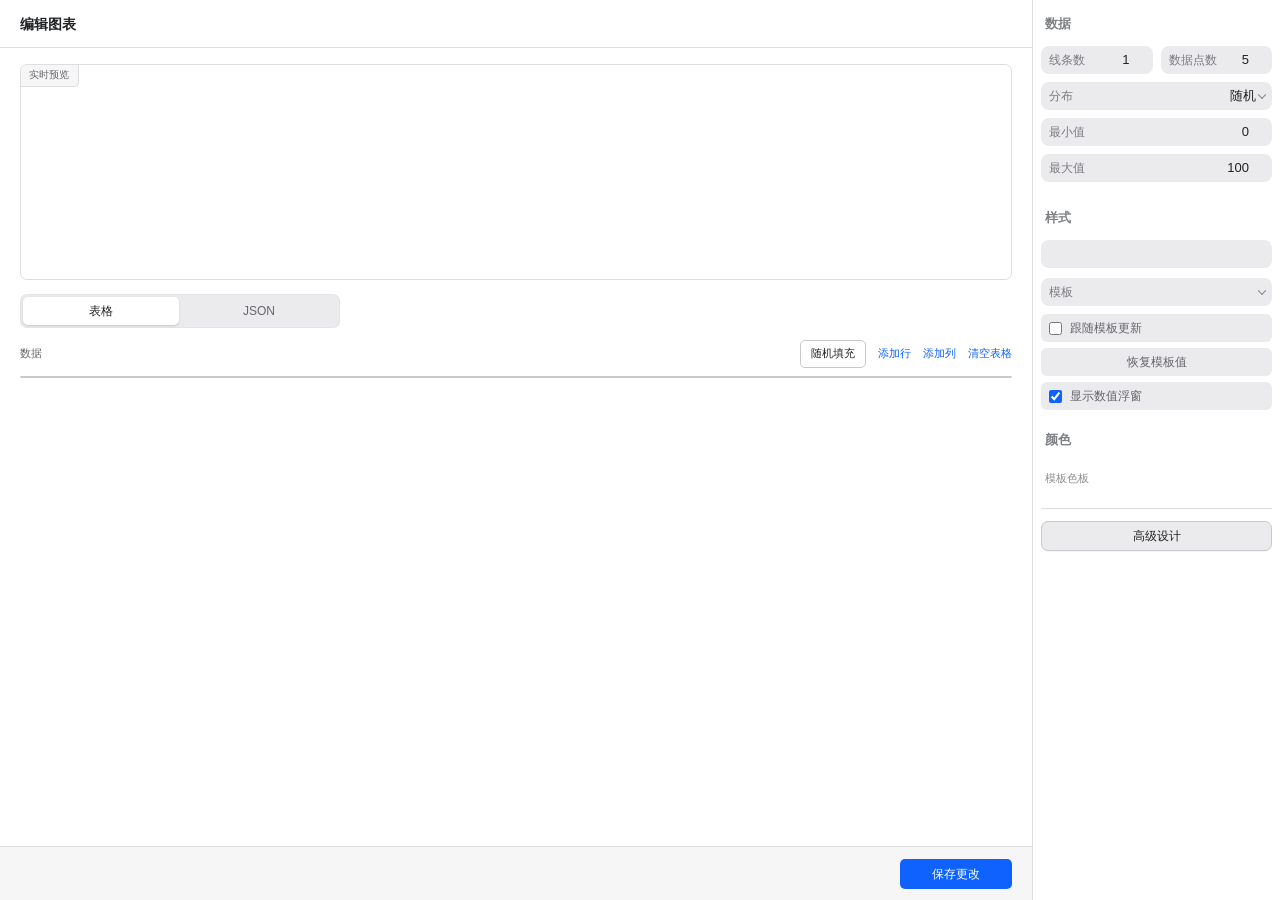
<file: x-chart/demo/editChart.html>
<!DOCTYPE html>
<html>
<!DOCTYPE html>
<html>
<head>
	<meta charset="utf-8">
	<title>#chartName</title>
	<style type="text/css">
/* ============================================================
   X-Chart — Sketch 原生风格主题（macOS / Sketch UI 语言）
   ============================================================ */
:root {
  /* 品牌 / 交互强调色（macOS 系统蓝） */
  --accent:        #0f62fe;
  --accent-strong: #0070e0;
  --accent-press:  #005cc3;
  --accent-soft:   rgba(10,132,255,0.12);
  --danger:        #ff3b30;

  /* 表面 */
  --bg:        #ffffff;
  --bg-chrome: #f5f5f7;
  --bg-inset:  #ececf0;
  --bg-hover:  #e9e9ed;

  /* 文本 */
  --text:        #1d1d1f;
  --text-2:      #6e6e73;
  --text-3:      #98989e;
  --text-on-acc: #ffffff;

  /* 线条 */
  --line:        #e5e5ea;
  --line-strong: #d2d2d7;

  /* 圆角 */
  --radius:    6px;
  --radius-lg: 8px;

  /* 效果 */
  --focus-ring: 0 0 0 3px rgba(10,132,255,0.16);
  --shadow-pop: 0 8px 24px rgba(0,0,0,0.20);

  --font: -apple-system, BlinkMacSystemFont, "SF Pro Text", "Helvetica Neue",
          "PingFang SC", "Hiragino Sans GB", "Microsoft YaHei", sans-serif;
}

* { box-sizing: border-box; }
html, body { height: 100%; }

body {
  margin: 0; padding: 0;
  color: var(--text);
  background: var(--bg);
  font-family: var(--font);
  font-size: 13px;
  line-height: 1.45;
  -webkit-font-smoothing: antialiased;
  -moz-osx-font-smoothing: grayscale;
  text-rendering: optimizeLegibility;
  overflow: hidden;
  -webkit-user-select: none; user-select: none;
}
input, textarea, select, td[contenteditable] { -webkit-user-select: text; user-select: text; }

/* ---------- 标题 / 文本 ---------- */
h1 {
  font-size: 15px;
  font-weight: 600;
  line-height: 20px;
  margin: 0 0 16px 0;
  color: var(--text);
  letter-spacing: -0.01em;
}
h3 {
  font-size: 13px;
  font-weight: 600;
  line-height: 18px;
  margin: 0 0 6px 0;
  color: var(--text);
}
p {
  font-size: 12px;
  color: var(--text-2);
  margin: 0 0 6px 0;
}
a { text-decoration: none; color: var(--accent); cursor: pointer; }
a:hover { text-decoration: underline; }
.link { color: var(--accent); cursor: pointer; }
.link:hover { text-decoration: underline; }
.red-link { color: var(--danger); cursor: pointer; }
.description { display: inline-block; color: var(--text-3); font-size: 12px; }
.secondary_text { font-size: 13px; line-height: 19px; color: var(--text-2); }
.bold { font-weight: 600; }

/* ---------- 输入控件 ---------- */
input[type="text"],
input[type="number"],
input:not([type]) {
  font-family: inherit;
  font-size: 13px;
  height: 28px;
  padding: 0 10px;
  border: 1px solid var(--line-strong);
  border-radius: var(--radius);
  background: var(--bg);
  width: 100%;
  color: var(--text);
  outline: none;
  transition: border-color 90ms ease, box-shadow 90ms ease;
}
input::placeholder { color: var(--text-3); }
input:focus { border-color: var(--accent); box-shadow: var(--focus-ring); }
input:disabled { background: var(--bg-inset); color: var(--text-3); cursor: not-allowed; }

select {
  -webkit-appearance: none; -moz-appearance: none; appearance: none;
  font-family: inherit;
  font-size: 13px;
  height: 28px;
  padding: 0 28px 0 10px;
  border: 1px solid var(--line-strong);
  border-radius: var(--radius);
  background: var(--bg);
  color: var(--text);
  width: 100%;
  outline: none;
  cursor: pointer;
  transition: border-color 90ms ease, box-shadow 90ms ease;
}
select:focus { border-color: var(--accent); box-shadow: var(--focus-ring); }
select:disabled { color: var(--text-3); cursor: not-allowed; }
.select_height { height: 28px; }

textarea {
  font-family: inherit;
  font-size: 13px;
  padding: 8px 10px;
  border: 1px solid var(--line-strong);
  border-radius: var(--radius);
  background: var(--bg);
  width: 100%;
  outline: none;
  color: var(--text);
  resize: vertical;
  transition: border-color 90ms ease, box-shadow 90ms ease;
}
textarea::placeholder { color: var(--text-3); }
textarea:focus { border-color: var(--accent); box-shadow: var(--focus-ring); }

.select-wraper { position: relative; }
.select-wraper::after {
  content: '';
  position: absolute;
  top: 50%;
  right: 11px;
  width: 6px; height: 6px;
  border-right: 1.5px solid var(--text-2);
  border-bottom: 1.5px solid var(--text-2);
  transform: translateY(-70%) rotate(45deg);
  pointer-events: none;
}

/* ---------- 按钮 ---------- */
.button {
  font-family: inherit;
  font-size: 13px;
  font-weight: 500;
  height: 28px;
  padding: 0 16px;
  border: none;
  border-radius: var(--radius);
  background: var(--accent);
  color: var(--text-on-acc);
  cursor: pointer;
  transition: background-color 90ms ease;
  white-space: nowrap;
}
.button:hover { background: var(--accent-strong); }
.button:active { background: var(--accent-press); }
.button:disabled { background: var(--line-strong); color: var(--text-3); cursor: not-allowed; }
.button.create-chart { min-width: 128px; height: 30px; }
.button.small-button { height: 24px; padding: 0 10px; font-size: 12px; }

/* ---------- 通知 / 加载 ---------- */
.alert {
  width: calc(100% - 16px);
  display: none;
  justify-content: space-between;
  align-items: center;
  z-index: 10000;
  position: absolute;
  top: 8px; left: 8px;
  min-height: 40px;
  background: rgba(40,40,44,0.94);
  color: #ffffff;
  padding: 0 14px;
  border-radius: var(--radius-lg);
  box-shadow: var(--shadow-pop);
  box-sizing: border-box;
}
#alert_text { font-size: 13px; line-height: 18px; }
.close_alert { cursor: pointer; opacity: 0.7; display: flex; align-items: center; }
.close_alert:hover { opacity: 1; }

.loader {
  width: 100%; height: 100vh;
  position: absolute; top: 0; right: 0; bottom: 0; left: 0;
  z-index: 100000;
  background: rgba(255,255,255,0.85);
  display: none; align-items: center; justify-content: center;
}
.spinner {
  width: 26px; height: 26px;
  border: 3px solid var(--line);
  border-top-color: var(--accent);
  border-radius: 50%;
  box-sizing: border-box;
  animation: spin 0.8s linear infinite;
}
@keyframes spin { 0% { transform: rotate(0deg); } 100% { transform: rotate(360deg); } }

.flex { display: flex; }
.hide_file { position: absolute; z-index: 1000; opacity: 0; cursor: pointer; right: 0; top: 0; height: 100%; font-size: 24px; width: 100%; }

/* ============================================================
   主界面布局（侧栏 + 内容）
   ============================================================ */
.webview { display: flex; opacity: 1; height: 100vh; }

/* 左侧图表类型栏（Sketch 图层栏风格：浅灰 chrome） */
.tools {
  width: 80px;
  height: 100vh;
  flex: none;
  padding: 8px 0;
  background: var(--bg-chrome);
  display: flex;
  flex-direction: column;
  border-right: 1px solid var(--line);
  overflow-x: hidden;
  overflow-y: auto;
}
.icon_tools {
  display: flex;
  align-items: center;
  justify-content: center;
  height: 40px;
  margin: 1px 8px;
  border-radius: var(--radius);
  color: var(--text-2);
  cursor: pointer;
  transition: background-color 90ms ease, color 90ms ease;
}
.icon_tools svg { fill: currentColor; }
.icon_tools:hover { background: var(--bg-hover); color: var(--text); }
.icon_active {
  background: var(--accent-soft);
  color: var(--accent);
}

/* 右侧内容区 */
.content {
  flex: 1;
  min-width: 0;
  height: 100vh;
  display: flex;
  flex-direction: column;
  background: var(--bg);
  padding: 20px 24px;
  box-sizing: border-box;
  overflow-y: auto;
}

/* 分段控件（macOS segmented control） */
.button_group {
  display: flex;
  background: var(--bg-inset);
  border-radius: var(--radius-lg);
  padding: 2px;
  gap: 2px;
  margin-bottom: 16px;
}
.radio {
  flex: 1;
  padding: 5px 0;
  text-align: center;
  font-size: 13px;
  color: var(--text-2);
  border-radius: 6px;
  cursor: pointer;
  transition: background-color 90ms ease, color 90ms ease, box-shadow 90ms ease;
}
.radio:hover { color: var(--text); }
.radio.active {
  background: var(--bg);
  color: var(--text);
  font-weight: 500;
  box-shadow: 0 1px 3px rgba(0,0,0,0.14);
}

/* 表单网格 */
.data_form {
  display: none;
  grid-template-columns: 1fr 1fr;
  grid-column-gap: 16px;
  grid-row-gap: 14px;
}
.random_form { grid-template-columns: 1fr; grid-row-gap: 14px; }
.new_columns { grid-template-columns: auto; grid-row-gap: 0; }
.form_active { display: grid; }

.area-style-picker { grid-column: 1 / -1; }
.area-style-options { display: grid; grid-template-columns: repeat(3, minmax(0, 1fr)); gap: 6px; }
.area-style-option { height: 46px; padding: 0; overflow: hidden; border: 1px solid #d2d2d7; border-radius: 6px; background: #fff; cursor: pointer; }
.area-style-option:hover { border-color: #a7a7ad; }
.area-style-option.active { border-color: #0f62fe; box-shadow: 0 0 0 2px rgba(15,98,254,.14); }
.area-style-option svg { display: block; width: 100%; height: 100%; }
.area-style-caption { margin: 6px 0 0; color: #6e6e73; font-size: 11px; text-align: center; }
.full_row { grid-column: 1 / -1; }
.grid_inputs { display: grid; grid-template-columns: 1fr 1fr; grid-column-gap: 16px; }
.minmax { display: flex; gap: 16px; }
.minmax .settings_input { flex: 1; }
.settings_inputs {
  display: grid;
  grid-template-columns: 1fr 1fr;
  grid-column-gap: 16px;
  grid-row-gap: 14px;
}
.settings_input { width: 100%; }
.settings_input p { margin: 0 0 6px; }
.small_input { width: calc(50% - 8px); }

.raw_table { display: grid; }
.imported_table { display: none; grid-template-columns: 1fr 1fr; grid-column-gap: 16px; grid-row-gap: 14px; }
.checkbox { display: flex; flex-direction: row; align-items: center; gap: 8px; }
.checkbox input[type="checkbox"] { width: 15px; height: 15px; accent-color: var(--accent); }

/* 数据表格 */
.table_wrap {
  max-width: 100%;
  max-height: 220px;
  overflow: auto;
  margin-bottom: 8px;
  border: 1px solid var(--line);
  border-radius: var(--radius);
  background: var(--bg);
}
table { border-collapse: collapse; font-size: 12px; width: 100%; }
thead td { background: var(--bg-inset); font-weight: 600; color: var(--text); }
td {
  min-width: 60px;
  border: 1px solid var(--line);
  border-top: none;
  border-left: none;
  padding: 6px 10px;
  background: var(--bg);
  transition: background-color 90ms ease;
}
td:last-child { border-right: none; }
tr:last-child td { border-bottom: none; }
td:focus { outline: none; box-shadow: inset 0 0 0 2px var(--accent); background: var(--bg); }

.jsonLink, .tableLink {
  font-size: 13px;
  line-height: 18px;
  padding: 8px 12px;
  background: var(--bg-inset);
  color: var(--text);
  word-break: break-all;
  border-radius: var(--radius);
}
#jsonKeys, #jsonHeader { display: none; }

/* 实时预览面板（Sketch 画布风格） */
.preview-panel {
  margin: 0 0 16px 0;
  height: 216px;
  display: flex;
  align-items: center;
  justify-content: center;
  background: var(--bg);
  border: 1px solid var(--line);
  border-radius: var(--radius-lg);
  overflow: hidden;
  position: relative;
  box-shadow: 0 1px 2px rgba(0,0,0,0.04);
}
.preview-panel::before {
  content: '实时预览';
  position: absolute;
  top: -1px; left: -1px;
  background: var(--bg-inset);
  color: var(--text-2);
  font-size: 11px;
  font-weight: 500;
  letter-spacing: 0.2px;
  padding: 3px 10px;
  border-radius: var(--radius-lg) 0 var(--radius) 0;
  border-right: 1px solid var(--line);
  border-bottom: 1px solid var(--line);
  z-index: 1;
}
.preview-panel canvas { display: block; width: auto; height: auto; max-width: 100%; max-height: 100%; background: var(--bg); }
.preview-panel.empty {
  height: 60px;
  display: flex;
  align-items: center;
  justify-content: center;
  color: var(--text-3);
  font-size: 12px;
}

/* 页脚 */
.footer {
  display: flex;
  flex-direction: row;
  justify-content: space-between;
  align-items: center;
  margin-top: 16px;
  padding-top: 16px;
  border-top: 1px solid var(--line);
  font-size: 13px;
}
.footer .second_actions { display: flex; align-items: center; gap: 12px; }
.footer .second_actions a { color: var(--accent); }
.footer_table {
  display: flex;
  flex-direction: row;
  justify-content: space-between;
  align-items: center;
  font-size: 12px;
  padding: 8px 0;
  color: var(--text-2);
}
.footer_table a { color: var(--accent); }
#help { color: var(--text-2); }
#help:hover { color: var(--text); text-decoration: none; }

/* ============================================================
   设置 / 弹层（右侧 inspector 面板）
   ============================================================ */
.settings,
.linkHTTP,
.selectLayer {
  -webkit-user-select: none;
  display: none;
  position: absolute;
  top: 0; left: 148px;
  z-index: 1000;
  width: calc(100% - 148px);
  height: 100%;
  background: var(--bg);
  border-left: 1px solid var(--line);
  padding: 20px 24px;
  box-sizing: border-box;
  overflow-y: auto;
}
.linkHTTP.active, .selectLayer.active { display: block; }
.selectLayer { display: flex; align-items: center; text-align: center; }
.select_wrap { margin: 0 auto; max-width: 400px; }

.popup_header {
  display: flex;
  flex-direction: row;
  align-items: center;
  justify-content: space-between;
  margin-bottom: 16px;
  padding-bottom: 14px;
  border-bottom: 1px solid var(--line);
}
.popup_header h1 { margin: 0; }
.popup_header a { font-size: 13px; color: var(--accent); }

.form-element { width: 100%; margin-bottom: 16px; }
.complex_title {
  display: flex;
  flex-direction: row;
  align-items: baseline;
  justify-content: space-between;
  font-size: 12px;
  margin-bottom: 6px;
}
.complex_title p { margin: 0; }
.complex_title a { font-size: 12px; }

/* 分组标题（Sketch inspector section header） */
.section-header,
.section-title {
  font-size: 11px;
  font-weight: 600;
  letter-spacing: 0.4px;
  text-transform: uppercase;
  color: var(--text-3);
  margin: 20px 0 10px 0;
  padding-bottom: 6px;
  border-bottom: 1px solid var(--line);
}
.section-header:first-child, .section-title:first-child { margin-top: 0; }
.settings-section { display: none; }

/* 配色 */
.colors_preview { display: flex; flex-wrap: wrap; gap: 6px; margin-top: 8px; min-height: 30px; }
.color_item {
  width: 28px; height: 28px;
  cursor: pointer;
  border: 1px solid rgba(0,0,0,0.12);
  border-radius: var(--radius);
  position: relative;
}
.color_item:hover { box-shadow: 0 0 0 2px var(--accent); }
.color_item:active { cursor: grabbing; }

.save_template {
  display: flex;
  align-items: center;
  gap: 8px;
  font-size: 12px;
  margin-top: 10px;
  color: var(--text-2);
}

.highlight { background: var(--accent); }
#table_descr { display: none; }
#csv, #localJSON { position: relative; }

/* ---------- 多选下拉（multiselect 插件） ---------- */
.ms-options-wrap, .ms-options-wrap * { box-sizing: border-box; }
.ms-options-wrap > button:focus,
.ms-options-wrap > button {
  position: relative;
  width: 100%;
  text-align: left;
  border: 1px solid var(--line-strong);
  border-radius: var(--radius);
  background: var(--bg);
  padding: 0 28px 0 10px;
  height: 28px;
  font-size: 13px;
  font-family: inherit;
  color: var(--text);
  outline: none;
  white-space: nowrap;
  margin: 0;
  cursor: pointer;
}
.ms-options-wrap > button:focus { border-color: var(--accent); box-shadow: var(--focus-ring); }
.ms-options-wrap > button > span { display: inline-block; }
.ms-options-wrap > button[disabled] { background: var(--bg-inset); color: var(--text-3); cursor: not-allowed; }
.ms-options-wrap > button::after {
  content: '';
  position: absolute;
  top: 50%; right: 11px;
  width: 6px; height: 6px;
  border-right: 1.5px solid var(--text-2);
  border-bottom: 1.5px solid var(--text-2);
  transform: translateY(-70%) rotate(45deg);
}
.ms-options-wrap.ms-has-selections > button { color: var(--text); }
.ms-options-wrap > .ms-options {
  position: absolute;
  left: 0;
  width: 100%;
  margin: 0;
  background: var(--bg);
  z-index: 2000;
  box-shadow: 0 8px 24px rgba(0,0,0,0.18);
  max-height: 240px;
  overflow: auto;
  visibility: hidden;
  border: 1px solid var(--line);
  border-radius: var(--radius);
}
.ms-options-wrap.ms-active > .ms-options { visibility: visible; }
.ms-options-wrap > .ms-options > .ms-search input {
  width: 100%;
  padding: 6px 10px;
  border: none;
  border-bottom: 1px solid var(--line);
  background: var(--bg);
  font-family: inherit;
  font-size: 13px;
  height: auto;
  border-radius: 0;
  outline: none;
}
.ms-options-wrap > .ms-options .ms-selectall {
  display: inline-block;
  font-size: 12px;
  text-transform: none;
  text-decoration: none;
  color: var(--accent);
  padding: 8px 12px;
}
.ms-options-wrap > .ms-options .ms-selectall:hover { text-decoration: underline; }
.ms-options-wrap > .ms-options > .ms-selectall.global { margin: 0; }
.ms-options-wrap > .ms-options > ul,
.ms-options-wrap > .ms-options > ul > li.optgroup ul { list-style-type: none; padding: 0; margin: 0; }
.ms-options-wrap > .ms-options > ul li.ms-hidden { display: none; }
.ms-options-wrap > .ms-options > ul > li.optgroup { padding: 4px 0; }
.ms-options-wrap > .ms-options > ul > li.optgroup + li.optgroup { border-top: 1px solid var(--line); }
.ms-options-wrap > .ms-options > ul > li.optgroup .label {
  display: block;
  padding: 6px 12px 4px;
  font-weight: 600;
  color: var(--text-2);
  font-size: 12px;
}
.ms-options-wrap > .ms-options > ul label {
  position: relative;
  font-family: inherit;
  font-size: 13px;
  display: flex;
  align-items: center;
  width: 100%;
  padding: 7px 12px 7px 34px;
  margin: 0;
  cursor: pointer;
}
.ms-options-wrap > .ms-options.checkbox-autofit > ul label,
.ms-options-wrap > .ms-options.hide-checkbox > ul label { padding: 7px 12px; }
.ms-options-wrap > .ms-options > ul label.focused,
.ms-options-wrap > .ms-options > ul label:hover { background-color: var(--bg-hover); }
.ms-options-wrap > .ms-options > ul li.selected label { background-color: var(--accent-soft); color: var(--text); }
.ms-options-wrap > .ms-options > ul input[type="checkbox"] {
  margin: 0;
  position: absolute;
  left: 12px;
  top: 50%;
  transform: translateY(-50%);
  width: 15px;
  height: 15px;
  accent-color: var(--accent);
}
.ms-options-wrap > .ms-options.hide-checkbox > ul input[type="checkbox"] {
  position: absolute !important;
  height: 1px; width: 1px; overflow: hidden;
  clip: rect(1px 1px 1px 1px);
  clip: rect(1px, 1px, 1px, 1px);
}

/* ============================================================
   模板页（列表 + 可视化编辑器）
   ============================================================ */
.main-view {
  display: flex;
  flex-direction: column;
  height: 100vh;
  padding: 20px 24px;
  box-sizing: border-box;
}
.main-view > p { margin-bottom: 10px; }
#templates {
  display: flex;
  flex-direction: column;
  overflow-y: auto;
  margin-top: 4px;
  border: 1px solid var(--line);
  border-radius: var(--radius-lg);
  background: var(--bg);
}
.template {
  display: flex;
  align-items: center;
  justify-content: space-between;
  background: var(--bg);
  padding: 11px 14px;
  cursor: pointer;
  transition: background-color 90ms ease;
}
.template + .template { border-top: 1px solid var(--line); }
.template:first-child { border-radius: var(--radius-lg) var(--radius-lg) 0 0; }
.template:last-child { border-radius: 0 0 var(--radius-lg) var(--radius-lg); }
.template:hover { background: var(--bg-hover); }
.template_name {
  flex: 1;
  font-size: 13px;
  line-height: 18px;
  color: var(--text);
  overflow: hidden;
  text-overflow: ellipsis;
  white-space: nowrap;
}
.tag { font-size: 12px; line-height: 18px; color: var(--text-3); padding: 0 2px; white-space: nowrap; }
.tag .act { margin-left: 12px; font-size: 12px; color: var(--accent); cursor: pointer; }
.tag .del { margin-left: 12px; font-size: 12px; color: var(--danger); cursor: pointer; }

.edit-view { display: none; flex-direction: column; height: 100vh; background: var(--bg); }
.edit-view .popup_header { margin: 0; padding: 16px 24px; border-bottom: 1px solid var(--line); }
.edit-scroll { flex: 1; overflow-y: auto; padding: 20px 24px; }
.edit-view .footer {
  margin: 0;
  padding: 14px 24px;
  border-top: 1px solid var(--line);
  background: var(--bg-chrome);
}

.color_input_row { display: flex; align-items: center; gap: 8px; }
.color_swatch {
  width: 28px; height: 28px; flex: none;
  border: 1px solid rgba(0,0,0,0.12);
  border-radius: var(--radius);
  background: #ffffff;
}
.color_hex_input { flex: 1; }


/* ============================================================
   编辑页新布局覆盖样式
   ============================================================ */
.content.layout-split {
  padding: 0;
  overflow: hidden;
}

.layout-edit .content.layout-split {
  flex-direction: row;
}

/* 编辑页无左侧栏，标题区显示图表类型与模板 */
.edit-header {
  display: flex;
  align-items: center;
  gap: 12px;
}

.edit-header h1 {
  margin: 0;
  flex: 1;
}

/* 数据面板 */
.layout-split .data-panel {
  display: none;
}
.layout-split .data-panel.active {
  display: block;
}

.layout-split #random.data-panel.active {
  display: block;
}

.layout-split #table,
.layout-split #json {
  display: none;
}
.layout-split #table.active,
.layout-split #json.active {
  display: block;
}

/* 右侧面板 */
.right-panel {
  width: 232px;
  flex: none;
  display: flex;
  flex-direction: column;
  background: var(--bg-chrome);
  border-left: 1px solid var(--line);
  overflow-y: auto;
}

.right-section {
  padding: 14px 14px 16px;
  border-bottom: 1px solid var(--line);
}

.right-section-title {
  margin: 0 0 12px;
  font-size: 13px;
  font-weight: 600;
  line-height: 18px;
  color: var(--text);
}

.right-section .settings_input + .settings_input {
  margin-top: 10px;
}

.right-section .settings_input p {
  margin: 0 0 5px;
  font-size: 11px;
  color: var(--text-2);
}

.right-section .settings_inputs {
  grid-template-columns: 1fr;
  grid-row-gap: 10px;
  grid-column-gap: 0;
}

.right-section .settings-section .section-title {
  margin: 14px 0 10px;
  padding-bottom: 6px;
  font-size: 11px;
  font-weight: 600;
  letter-spacing: 0.3px;
  text-transform: uppercase;
  color: var(--text-3);
  border-bottom: 1px solid var(--line);
}

.right-section .settings-section .section-title:first-child {
  margin-top: 0;
}

.right-panel .button.create-chart {
  width: 100%;
  height: 30px;
}

.right-footer {
  margin-top: auto;
  padding: 14px;
}

.advanced-link {
  display: block;
  padding: 10px 14px;
  font-size: 12px;
  color: var(--accent);
  text-align: right;
  cursor: pointer;
}

.advanced-link:hover { text-decoration: underline; }

/* 数据标签 */
.data-tabs {
  display: flex;
  gap: 2px;
  padding: 2px;
  margin: 0 0 14px;
  border-radius: var(--radius-lg);
  background: var(--bg-inset);
}

.data-tab {
  flex: 1;
  height: 26px;
  padding: 0 10px;
  border: 0;
  border-radius: var(--radius);
  background: transparent;
  color: var(--text-2);
  font: inherit;
  font-size: 12px;
  cursor: pointer;
}

.data-tab:hover { color: var(--text); }

.data-tab.active {
  color: var(--text);
  font-weight: 500;
  background: var(--bg);
  box-shadow: 0 1px 3px rgba(0,0,0,0.14);
}

/* 兼容旧 .form_active */
.form_active { display: grid; }

</style>
		<link rel="stylesheet" href="./xchart-ui.css?v=8.1.4">
		<link rel="stylesheet" href="./xchart-studio.css?v=8.1.2">
		<script src="./jquery.js"></script>
		<script src="./xchart-schema.js"></script>
		<script src="./xchart-data.js"></script>
		<script src="./xchart-default-template.js?v=3"></script>
		<script src="./xchart-config.js?v=8.1.1"></script>
		<script src="./xchart-colors.js?v=8.1.3"></script>
		<script src="./xchart-core.js?v=8.1.7"></script>
		<script src="./xchart-canvas-adapter.js?v=8.1.3"></script>
		<script src="./preview-engine.js?v=8.1.6"></script>
	<script src="./xchart-ui.js"></script>
		<script src="./xchart-studio.js?v=8.1.3"></script>

<body>
	<div class="loader">
		<div class="spinner"></div>
	</div>
	<div class="alert">
	  <div id="alert_text"></div>
	  <div class="close_alert">
	    <svg width="12" height="12" xmlns="http://www.w3.org/2000/svg"><g fill="none" fill-rule="evenodd"><path d="M-2-2h16v16H-2z"/><path d="M7.414 6l4.243 4.243-1.414 1.414L6 7.414l-4.243 4.243-1.414-1.414L4.586 6 .343 1.757 1.757.343 6 4.586 10.243.343l1.414 1.414L7.414 6z" fill="#FFF"/></g></svg>
	  </div>
	</div>
	<div class="webview layout-edit">
		<div class="content layout-split">
			<div class="center-panel">
				<div class="center-header">
					<div class="edit-header">
						<h1 class="chart_name">编辑图表</h1>
					</div>
				</div>
				<div class="center-scroll">
					<div class="preview-panel" id="previewPanel" data-page-node-id="cPrEvPanel000000000">
						<canvas id="previewCanvas" width="800" height="360" data-page-node-id="cPrEvCanvas000000"></canvas>
					</div>
					<div class="data-tabs" aria-label="数据源">
						<button type="button" class="data-tab active" data-target="table">表格</button>
						<button type="button" class="data-tab" data-target="json">JSON</button>
					</div>
					<div class="data-panel active" data-panel="table" id="table">
						<div class="raw_table">
							<div class="table-toolbar">
								<span id="defaultTableDescr">数据</span>
								<div class="table-toolbar-actions">
									<button type="button" id="fillRandomTable" class="table-command">随机填充</button>
									<span id="addTableRow" class="link">添加行</span>
									<span id="addTableColumn" class="link">添加列</span>
									<span id="clearTable" class="link">清空表格</span>
								</div>
							</div>
							<div class="table_wrap">
								<table id="csvTable">
								</table>
							</div>
						</div>
						<div class="imported_table">
							<div class="settings_input full_row" id="tableLink">
								<div class="complex_title">
									<p>关联数据</p>
								</div>
								<div class="tableLink">本地数据文件</div>
							</div>
							<div class="settings_input" id="tableHeader">
								<p>标签</p>
								<div class="select-wraper">
									<select class="select_height" name="tableHeader"></select>
								</div>
							</div>
							<div class="settings_input" id="tableKeys">
								<p>图表数据</p>
								<select name="tableKeys" multiple></select>
							</div>
						</div>
					</div>
					<div class="data-panel" data-panel="json" id="json">
						<div class="settings_input full_row" id="jsonLink">
							<div class="complex_title">
								<p>关联数据</p>
							</div>
							<div class="jsonLink">请先加载 JSON...</div>
						</div>
						<div class="settings_input" id="jsonHeader">
							<p>标签</p>
							<div class="select-wraper">
								<select class="select_height" name="jsonHeader"></select>
							</div>
						</div>
						<div class="settings_input" id="jsonKeys">
							<p>图表数据</p>
							<select name="jsonKeys" multiple></select>
						</div>
					</div>
				</div>
				<div class="center-footer">
					<button class="button create-chart">保存更改</button>
				</div>
			</div>
			<div class="right-panel">
				<div class="right-section" id="dataSection">
					<div class="right-section-title">数据</div>
					<div class="grid_inputs">
						<div class="settings_input" id="categories">
							<p class="random_categories">线条数</p>
							<input id="categoriesInput" spellcheck="false" autocomplete="off" type="number" name="categories" value="1" min="1">
						</div>
						<div class="settings_input" id="items">
							<p class="random_items">数据点数</p>
							<input id="itemsInput" spellcheck="false" autocomplete="off" type="number" name="items" value="5" min="1">
						</div>
					</div>
					<div class="grid_inputs">
						<div class="settings_input" id="randomType">
							<p>分布</p>
							<div class="select-wraper">
								<select class="select_height" name="randomType">
									<option value="0" selected>随机</option>
									<option value="1">上升趋势</option>
									<option value="2">下降趋势</option>
									<option value="3">正态分布</option>
									<option value="4">混合</option>
								</select>
							</div>
						</div>
						<div class="minmax">
							<div class="settings_input small_input" id="randomMin">
								<p>最小值</p>
								<input id="minInput" spellcheck="false" autocomplete="off" type="number" name="randomMin" value="0">
							</div>
							<div class="settings_input small_input" id="randomMax">
								<p>最大值</p>
								<input id="maxInput" spellcheck="false" autocomplete="off" type="number" name="randomMax" value="100">
							</div>
						</div>
					</div>
				</div>
				<div class="right-section">
					<div class="right-section-title" id="styleSectionTitle">样式</div>
					<div class="settings_input" id="chartType"></div>
						<div class="settings_input" id="template">
						<p>模板</p>
						<div class="select-wraper">
							<select class="select_height" name="template"></select>
						</div>
						</div>
						<div class="template-behavior" aria-label="模板行为">
							<label class="template-toggle"><input type="checkbox" id="followTemplate"> <span>跟随模板更新</span></label>
							<button type="button" class="reset-template-values" id="resetTemplateValues">恢复模板值</button>
							<label class="template-toggle"><input type="checkbox" name="showValueTooltip" checked> <span>显示数值浮窗</span></label>
						</div>
						<div class="chart-settings" id="chartSettings">
						<div class="settings-section">
							<div class="section-title">坐标轴</div>
							<div class="settings_inputs">
								<div class="settings_input settings_input_item" data-chart="axes" id="grid">
									<p>网格</p>
									<div class="select-wraper"><select class="select_height" name="grid"><option value="0">无网格</option><option value="1">全网格</option><option value="2">水平线</option><option value="3">垂直线</option></select></div>
								</div>
								<div class="settings_input settings_input_item" data-chart="axes" id="gridLineWidth"><p>网格线宽</p><input spellcheck="false" autocomplete="off" type="number" name="gridLineWidth" value="1"></div>
								<div class="settings_input settings_input_item" data-chart="axes" id="gridColor"><p>网格颜色</p><input spellcheck="false" autocomplete="off" type="text" name="gridColor" value="#e0e0e0"></div>
								<div class="settings_input settings_input_item" data-chart="axes" id="yAxisSegments"><p>Y 轴分段</p><input spellcheck="false" autocomplete="off" type="number" name="yAxisSegments" value="0"></div>
								<div class="settings_input settings_input_item" data-chart="axes" id="labels">
									<p>标签</p>
									<div class="select-wraper"><select class="select_height" name="labels"><option value="0">隐藏</option><option value="1">显示</option></select></div>
								</div>
								<div class="settings_input settings_input_item" data-chart="axes" id="labelFontName"><p>字体</p><input spellcheck="false" autocomplete="off" type="text" name="labelFontName" value="IBM Plex Sans"></div>
								<div class="settings_input settings_input_item" data-chart="axes" id="labelFontSize"><p>标签字号</p><input spellcheck="false" autocomplete="off" type="number" name="labelFontSize" value="12"></div>
								<div class="settings_input settings_input_item" data-chart="axes" id="labelColor"><p>文字颜色</p><input spellcheck="false" autocomplete="off" type="text" name="labelColor" value="#525252"></div>
								<div class="settings_input settings_input_item" data-chart="axes" id="separateAxisStyles"><p>分别设置 X/Y 轴</p><label class="checkbox"><input type="checkbox" name="separateAxisStyles"> 开启</label></div>
								<div class="settings_input settings_input_item" data-chart="axes" id="beginAtZero"><p>从零开始</p><div class="select-wraper"><select class="select_height" name="beginAtZero"><option value="0">是</option><option value="1">否</option></select></div></div>
								<div class="settings_input settings_input_item" data-chart="axes" id="xAxisLabels"><p>X 轴标签</p><label class="checkbox"><input type="checkbox" name="xAxisLabels" checked> 显示</label></div>
								<div class="settings_input settings_input_item" data-chart="axes" id="xAxisLine"><p>X 轴轴线</p><label class="checkbox"><input type="checkbox" name="xAxisLine" checked> 显示</label></div>
								<div class="settings_input settings_input_item" data-chart="axes" id="xAxisTicks"><p>X 轴刻度</p><label class="checkbox"><input type="checkbox" name="xAxisTicks" checked> 显示</label></div>
								<div class="settings_input settings_input_item" data-chart="axes" id="xAxisFontSize"><p>X 轴字号</p><input spellcheck="false" autocomplete="off" type="number" name="xAxisFontSize" value="12"></div>
								<div class="settings_input settings_input_item" data-chart="axes" id="xAxisLineColor"><p>X 轴线颜色</p><input spellcheck="false" autocomplete="off" type="text" name="xAxisLineColor" value="#8d8d8d"></div>
								<div class="settings_input settings_input_item" data-chart="axes" id="xAxisColor"><p>X 轴文字颜色</p><input spellcheck="false" autocomplete="off" type="text" name="xAxisColor" value="#525252"></div>
								<div class="settings_input settings_input_item" data-chart="axes" id="yAxisLabels"><p>Y 轴标签</p><label class="checkbox"><input type="checkbox" name="yAxisLabels" checked> 显示</label></div>
								<div class="settings_input settings_input_item" data-chart="axes" id="yAxisLine"><p>Y 轴轴线</p><label class="checkbox"><input type="checkbox" name="yAxisLine" checked> 显示</label></div>
								<div class="settings_input settings_input_item" data-chart="axes" id="yAxisTicks"><p>Y 轴刻度</p><label class="checkbox"><input type="checkbox" name="yAxisTicks" checked> 显示</label></div>
								<div class="settings_input settings_input_item" data-chart="axes" id="yAxisFontSize"><p>Y 轴字号</p><input spellcheck="false" autocomplete="off" type="number" name="yAxisFontSize" value="12"></div>
								<div class="settings_input settings_input_item" data-chart="axes" id="yAxisLineColor"><p>Y 轴线颜色</p><input spellcheck="false" autocomplete="off" type="text" name="yAxisLineColor" value="#8d8d8d"></div>
								<div class="settings_input settings_input_item" data-chart="axes" id="yAxisColor"><p>Y 轴文字颜色</p><input spellcheck="false" autocomplete="off" type="text" name="yAxisColor" value="#525252"></div>
							</div>
						</div>
						<div class="settings-section">
							<div class="section-title">线条</div>
							<div class="settings_inputs">
								<div class="settings_input settings_input_item" data-chart="lineChart,areaChart,stackedAreaChart,percentStackedAreaChart,streamGraph,comboChart,dualLineBarChart" id="lineType">
									<p>类型</p>
									<div class="select-wraper">
										<select class="select_height" name="lineType">
											<option value="0">曲线</option>
										<option value="1">直线</option>
										<option value="2">阶梯</option>
										</select>
									</div>
								</div>
							<div class="settings_input settings_input_item" data-chart="lineChart,comboChart,dualLineBarChart" id="lineWidth">
									<p>线宽</p>
									<input spellcheck="false" autocomplete="off" type="number" name="lineWidth" value="2">
								</div>
								<div class="settings_input settings_input_item" data-chart="sparkline" id="sparkLineWidth">
									<p>线宽</p>
									<input spellcheck="false" autocomplete="off" type="number" name="sparkLineWidth" value="1">
								</div>
							</div>
						</div>
						<div class="settings-section">
							<div class="section-title">数据点</div>
							<div class="settings_inputs">
							<div class="settings_input settings_input_item" data-chart="lineChart,comboChart,dualLineBarChart" id="dotType">
									<p>圆点</p>
									<div class="select-wraper">
										<select class="select_height" name="dotType">
											<option value="0">无圆点</option>
											<option value="1">实心圆点</option>
											<option value="2">空心圆点</option>
										</select>
									</div>
								</div>
							<div class="settings_input settings_input_item" data-chart="lineChart,comboChart,dualLineBarChart" id="dotDiameter">
									<p>圆点大小</p>
									<input spellcheck="false" autocomplete="off" type="number" name="dotDiameter" value="8">
								</div>
								<div class="settings_input settings_input_item" data-chart="sparkline" id="sparkDotDiameter">
									<p>圆点大小</p>
									<input spellcheck="false" autocomplete="off" type="number" name="sparkDotDiameter" value="4">
								</div>
								<div class="settings_input settings_input_item" data-chart="scatterPlot" id="scatterDotDiameter">
									<p>圆点大小</p>
									<input spellcheck="false" autocomplete="off" type="number" name="scatterDotDiameter" value="8">
								</div>
							</div>
						</div>
						<div class="settings-section">
							<div class="section-title">填充</div>
							<div class="settings_inputs">
								<div class="settings_input settings_input_item area-style-picker" data-chart="areaChart,stackedAreaChart,percentStackedAreaChart" id="areaFillStyle">
									<p>填充样式</p>
									<div class="area-style-options" role="group" aria-label="面积图填充样式">
										<button type="button" class="area-style-option active" data-style="solid" title="半透明纯色" aria-label="半透明纯色" aria-pressed="true"><svg viewBox="0 0 96 44" aria-hidden="true"><path d="M0 36 C18 30 28 13 45 18 C62 23 72 8 96 11 V44 H0Z" fill="#0f62fe" fill-opacity=".38"/></svg></button>
										<button type="button" class="area-style-option" data-style="solid-line" title="描边加半透明纯色" aria-label="描边加半透明纯色" aria-pressed="false"><svg viewBox="0 0 96 44" aria-hidden="true"><path d="M0 36 C18 30 28 13 45 18 C62 23 72 8 96 11 V44 H0Z" fill="#0f62fe" fill-opacity=".38"/><path d="M0 36 C18 30 28 13 45 18 C62 23 72 8 96 11" fill="none" stroke="#0f62fe" stroke-width="2"/></svg></button>
										<button type="button" class="area-style-option" data-style="gradient-line" title="描边加半透明渐变色" aria-label="描边加半透明渐变色" aria-pressed="false"><svg viewBox="0 0 96 44" aria-hidden="true"><defs><linearGradient id="editAreaStyleGradient" x1="0" y1="0" x2="0" y2="1"><stop offset="0" stop-color="#0f62fe" stop-opacity=".48"/><stop offset="1" stop-color="#0f62fe" stop-opacity=".04"/></linearGradient></defs><path d="M0 36 C18 30 28 13 45 18 C62 23 72 8 96 11 V44 H0Z" fill="url(#editAreaStyleGradient)"/><path d="M0 36 C18 30 28 13 45 18 C62 23 72 8 96 11" fill="none" stroke="#0f62fe" stroke-width="2"/></svg></button>
									</div>
									<div class="area-style-caption" id="areaStyleCaption">半透明纯色</div>
								</div>
								<div class="settings_input settings_input_item" data-chart="areaChart,stackedAreaChart,percentStackedAreaChart,streamGraph" id="areaOpacity">
									<p>透明度</p>
									<input spellcheck="false" autocomplete="off" type="number" name="areaOpacity" value="0.4" step="0.05" min="0" max="1">
								</div>
								<div class="settings_input settings_input_item" data-chart="areaChart,stackedAreaChart,percentStackedAreaChart" id="areaLineWidth">
									<p>描边宽度</p>
									<input spellcheck="false" autocomplete="off" type="number" name="areaLineWidth" value="2" step="0.5" min="0">
								</div>
							</div>
						</div>
						<div class="settings-section">
							<div class="section-title">柱形</div>
							<div class="settings_inputs">
								<div class="settings_input settings_input_item" data-chart="verticalBarChart" id="marginV">
									<p>柱间距</p>
									<input spellcheck="false" autocomplete="off" type="number" name="marginV" value="0.2">
								</div>
								<div class="settings_input settings_input_item" data-chart="verticalBarChart" id="stackGapV">
									<p>堆叠段间距 (px)</p>
									<input spellcheck="false" autocomplete="off" type="number" name="stackGapV" value="0" min="0">
								</div>
								<div class="settings_input settings_input_item" data-chart="verticalBarChart" id="roundTopV">
									<p>圆角 (px)</p>
									<input spellcheck="false" autocomplete="off" type="number" name="roundTopV" value="0" min="0">
								</div>
								<div class="settings_input settings_input_item" data-chart="horizontalBarChart" id="marginH">
									<p>柱间距</p>
									<input spellcheck="false" autocomplete="off" type="number" name="marginH" value="0.2">
								</div>
								<div class="settings_input settings_input_item" data-chart="horizontalBarChart" id="stackGapH">
									<p>堆叠段间距 (px)</p>
									<input spellcheck="false" autocomplete="off" type="number" name="stackGapH" value="0" min="0">
								</div>
								<div class="settings_input settings_input_item" data-chart="horizontalBarChart" id="roundTopH">
									<p>圆角 (px)</p>
									<input spellcheck="false" autocomplete="off" type="number" name="roundTopH" value="0" min="0">
								</div>
								<div class="settings_input settings_input_item" data-chart="groupedBarChart,comboChart,dualBarChart,dualLineBarChart" id="groupMarginV">
									<p>分组间距</p>
									<input spellcheck="false" autocomplete="off" type="number" name="groupMarginV" value="0.2">
								</div>
								<div class="settings_input settings_input_item" data-chart="groupedBarChart,dualBarChart" id="groupInnerGapV">
									<p>组内柱间距</p>
									<input spellcheck="false" autocomplete="off" type="number" name="groupInnerGapV" value="0" min="0" max="0.95" step="0.05">
								</div>
								<div class="settings_input settings_input_item" data-chart="groupedBarChart,comboChart,dualBarChart,dualLineBarChart" id="groupRoundTopV">
									<p>圆角 (px)</p>
									<input spellcheck="false" autocomplete="off" type="number" name="groupRoundTopV" value="0" min="0">
								</div>
								<div class="settings_input settings_input_item" data-chart="groupedHorizontalBarChart" id="groupMarginH">
									<p>分组间距</p>
									<input spellcheck="false" autocomplete="off" type="number" name="groupMarginH" value="0.2">
								</div>
								<div class="settings_input settings_input_item" data-chart="groupedHorizontalBarChart" id="groupInnerGapH">
									<p>组内条间距</p>
									<input spellcheck="false" autocomplete="off" type="number" name="groupInnerGapH" value="0" min="0" max="0.95" step="0.05">
								</div>
								<div class="settings_input settings_input_item" data-chart="groupedHorizontalBarChart" id="groupRoundTopH">
									<p>圆角 (px)</p>
									<input spellcheck="false" autocomplete="off" type="number" name="groupRoundTopH" value="0" min="0">
								</div>
								<div class="settings_input settings_input_item" data-chart="histogram,stackedHistogram" id="binMode"><p>分箱方式</p><div class="select-wraper"><select class="select_height" name="binMode"><option value="auto">自动分箱</option><option value="fixed">固定宽度</option></select></div></div>
								<div class="settings_input settings_input_item" data-chart="histogram,stackedHistogram" id="binCount"><p>分箱数量</p><input type="number" name="binCount" value="8" min="1" max="100"></div>
								<div class="settings_input settings_input_item" data-chart="histogram,stackedHistogram" id="binWidth"><p>分箱宽度</p><input type="number" name="binWidth" value="0" min="0" step="0.1"></div>
								<div class="settings_input settings_input_item" data-chart="comboChart,dualBarChart,dualLineBarChart" id="axisAssignment"><p>系列坐标轴</p><div class="select-wraper"><select class="select_height" name="axisAssignment"><option value="auto">按图表默认</option><option value="right-second">第二系列使用右轴</option></select></div></div>
							</div>
						</div>
						<div class="settings-section">
							<div class="section-title">布局与排序</div>
							<div class="settings_inputs">
								<div class="settings_input settings_input_item" data-chart="pieChart,donutChart" id="sorting">
									<p>排序</p>
									<div class="select-wraper">
										<select class="select_height" name="sorting">
											<option value="0">降序</option>
											<option value="1">无排序</option>
										</select>
									</div>
								</div>
								<div class="settings_input settings_input_item" data-chart="pieChart,donutChart" id="segmentGap"><p>区块间距 (px)</p><input type="number" name="segmentGap" value="0" min="0" max="20" step="1"></div>
								<div class="settings_input settings_input_item" data-chart="pieChart,donutChart" id="spiderLabels"><p>外置标签</p><label class="checkbox"><input type="checkbox" name="spiderLabels"> 引导线标签</label></div>
								<div class="settings_input settings_input_item" data-chart="pieChart,donutChart,progressChart" id="typeOfCircle">
									<p>圆形类型</p>
									<div class="select-wraper">
										<select class="select_height" name="typeOfCircle">
											<option value="0">整圆</option>
											<option value="1">半圆</option>
										</select>
									</div>
								</div>
							</div>
						</div>
						<div class="settings-section">
							<div class="section-title">环形与进度</div>
							<div class="settings_inputs">
								<div class="settings_input settings_input_item" data-chart="donutChart" id="thicknessOfDonut">
									<p>环形厚度 (px)</p>
									<input spellcheck="false" autocomplete="off" type="number" name="thicknessOfDonut" value="30">
								</div>
								<div class="settings_input settings_input_item" data-chart="progressChart" id="thicknessOfProgress">
									<p>进度条厚度 (px)</p>
									<input spellcheck="false" autocomplete="off" type="number" name="thicknessOfProgress" value="10">
								</div>
								<div class="settings_input settings_input_item" data-chart="progressChart" id="progressBgColor">
									<p>背景色</p>
									<input spellcheck="false" autocomplete="off" type="text" name="progressBgColor" value="#e0e0e0">
								</div>
							</div>
						</div>
						<div class="settings-section">
							<div class="section-title">端点</div>
							<div class="settings_inputs">
								<div class="settings_input settings_input_item" data-chart="progressChart" id="endOfLine">
									<p>线端</p>
									<div class="select-wraper">
										<select class="select_height" name="endOfLine">
											<option value="0">默认</option>
											<option value="1">圆角</option>
										</select>
									</div>
								</div>
							</div>
						</div>
						<div class="settings-section">
							<div class="section-title">K线蜡烛</div>
							<div class="settings_inputs">
								<div class="settings_input settings_input_item" data-chart="candlestickChart" id="candleMargin">
									<p>蜡烛间距</p>
									<input spellcheck="false" autocomplete="off" type="number" name="candleMargin" value="0.2">
								</div>
							</div>
						</div>
						<div class="form-element inspector-color-section" id="colorEditor">
							<div class="complex_title"><p>颜色 <span class="color-usage-count" id="colorUsageCount"></span></p></div>
							<div class="colors_preview drag-container" id="colorContainer" data-color-editor="managed" role="listbox" aria-label="当前图表颜色"></div>
							<div class="template-color-palette">
								<span class="template-color-palette-label">模板色板</span>
								<div id="templateColorPalette" class="template-color-swatches" aria-label="模板可选颜色"></div>
							</div>
						</div>
					</div>
				</div>
				<div class="right-footer">
					<button type="button" class="advanced-link" id="advancedDesign" aria-controls="chartSettings" aria-expanded="false">高级设计</button>
				</div>
			</div>
		</div>
	</div>

<script type="application/javascript">
		// CHART DATA STORAGE
		var chartConfig;
		var initialSettingsSnapshot = null;
		var inspectorAdvanced = false;
		var formSchema = window.XChartFormSchema;
			function taxonomySelectionForChart(chartId){
				if (!formSchema || !formSchema.findTaxonomySelection) return null;
				var saved = chartConfig && chartConfig.data && chartConfig.data.taxonomy;
				if (saved && saved.baseId && formSchema.getTaxonomyBase) {
					var base = formSchema.getTaxonomyBase(saved.baseId);
					var savedVariant = base && base.variants && base.variants.filter(function(item){ return item.id === saved.variantId; })[0];
					if (savedVariant && (!chartId || savedVariant.chartType === chartId)) {
						return { baseId: saved.baseId, variantId: savedVariant.id, chartType: savedVariant.chartType };
					}
				}
				return formSchema.findTaxonomySelection(chartId) || null;
			}
			function syncTaxonomyForChart(chartId){
				var selection = taxonomySelectionForChart(chartId);
				if (selection && chartConfig && chartConfig.data) chartConfig.data.taxonomy = selection;
				return selection;
			}
			function getCurrentChartType(){
				var savedTaxonomy = chartConfig && chartConfig.data && chartConfig.data.taxonomy;
				if (savedTaxonomy && savedTaxonomy.chartType && (!savedTaxonomy.variantId || taxonomySelectionForChart(savedTaxonomy.chartType))) {
					return savedTaxonomy.chartType;
				}
				var candidates = [
					$('select[name=chartType]').val(),
					$('input[name=chartType]').val(),
					chartConfig && chartConfig.data && chartConfig.data.chartName
				];
				for (var i = 0; i < candidates.length; i++) {
					var candidate = candidates[i];
					if (candidate && (!formSchema || !formSchema.getChart || formSchema.getChart(candidate))) return candidate;
				}
				return null;
			}
		var colorDrafts = {};
		var colorEditor = null;
		var renderedColorGroup = null;
		var DEFAULT_TEMPLATE_SOURCE = window.XChartDefaultTemplate;
		var experimentalPalette = DEFAULT_TEMPLATE_SOURCE.palette;

		let templates,
			defaultTemplate;

		function deepClone(value){ return JSON.parse(JSON.stringify(value)); }
		function isHexColor(value){ return /^#[0-9a-fA-F]{6}$/.test($.trim(value)); }
			function validateStyleColors(){
				var invalid = null;
				var selector = 'input[name=progressBgColor], input[name=gridColor], input[name=labelColor]';
				if ($('[name=separateAxisStyles]').is(':checked')) selector += ', input[name=xAxisLineColor], input[name=xAxisColor], input[name=yAxisLineColor], input[name=yAxisColor]';
				$(selector).each(function(){
				if (!isHexColor($(this).val()) && !invalid) invalid = this;
			});
			if (!invalid) return true;
			showAlert('颜色必须使用完整六位 HEX，例如 #0f62fe');
			invalid.focus();
			return false;
		}
			function finiteNumber(value, fallback){
			var defaultValue = Number(fallback);
			if (!isFinite(defaultValue)) defaultValue = 0;
			if (value === null || value === undefined || String(value).trim() === '') return defaultValue;
			var parsed = Number(value);
				return isFinite(parsed) ? parsed : defaultValue;
			}
			var areaStyleLabels = { solid: '半透明纯色', 'solid-line': '描边加半透明纯色', 'gradient-line': '描边加半透明渐变色' };
			function selectedAreaFillStyle(){ return $('.area-style-option.active').attr('data-style') || 'solid'; }
			function selectAreaFillStyle(style){
				style = areaStyleLabels[style] ? style : 'solid';
				$('.area-style-option').each(function(){
					var selected = $(this).attr('data-style') === style;
					$(this).toggleClass('active', selected).attr('aria-pressed', String(selected));
				});
				$('#areaStyleCaption').text(areaStyleLabels[style]);
				$('input[name=areaLineWidth]').prop('disabled', style === 'solid');
				$('#areaLineWidth').toggle(style !== 'solid');
			}
			function axisStylesAreSeparate(labels){
				labels = labels || {};
				if (labels.separateAxisStyles != null) return labels.separateAxisStyles === true;
				var xa = labels.xAxis || {}, ya = labels.yAxis || {};
				return labels.type === 2 || labels.type === 3 || xa.line === false || xa.ticks === false || ya.line === false || ya.ticks === false ||
					xa.labels === false || ya.labels === false || xa.lineColor != null || ya.lineColor != null ||
					(xa.fontSize != null && xa.fontSize !== labels.fontSize) || (ya.fontSize != null && ya.fontSize !== labels.fontSize) ||
					(xa.color != null && xa.color !== labels.color) || (ya.color != null && ya.color !== labels.color);
			}
			function inspectorFieldState(){
				return { areaFillStyle: selectedAreaFillStyle(), separateAxisStyles: $('[name=separateAxisStyles]').is(':checked') };
			}
			function refreshInspectorFields(chart){
				formSchema.applyInspector(document.querySelector('.chart-settings'), chart, inspectorAdvanced, inspectorFieldState());
			}
		function templateById(id){
			return (templates || []).find(function(item){ return String(item.id) === String(id); });
		}
		function colorGroup(chart){ return XChartColors.colorGroup(chart); }
		function captureColors(chart){
			var group = colorGroup(chart);
			if (!colorEditor || renderedColorGroup !== group) return;
			colorDrafts[group] = colorEditor.getFullColors();
		}
		function resetColorDrafts(source){
			var colors = source && source.colors || {};
			colorDrafts = {
				common: (colors.common || experimentalPalette).slice(),
				progressChart: (colors.progressChart || DEFAULT_TEMPLATE_SOURCE.create().colors.progressChart).slice(),
				sparkline: (colors.sparkline || DEFAULT_TEMPLATE_SOURCE.create().colors.sparkline).slice(),
				scatterPlot: (colors.scatterPlot || DEFAULT_TEMPLATE_SOURCE.create().colors.scatterPlot).slice(),
				candlestickChart: (colors.candlestickChart || ['#da1e28','#198038']).slice()
			};
			renderedColorGroup = null;
		}
		function safePalette(group){
			var fallback = group === 'candlestickChart' ? DEFAULT_TEMPLATE_SOURCE.create().colors.candlestickChart : (group === 'common' ? experimentalPalette : ['#0a84ff']);
			var palette = (colorDrafts[group] || []).slice();
			while (palette.length < fallback.length) palette.push(fallback[palette.length]);
			return palette;
		}
		function syncColorDataSelection(){
			if (!chartConfig || !chartConfig.data) return;
			chartConfig.data.taxonomy = currentTaxonomySelection();
			var selected = $('.data-tab.active').attr('data-target');
			if (selected) chartConfig.data.selected = selected;
			if ($('#tableKeys input').length) {
				chartConfig.data.csv.columns = $('#tableKeys input').map(function(){
					return { name: $.trim($(this).parent().text()), index: Number($(this).val()), checked: $(this).is(':checked') };
				}).get();
			}
			if ($('#jsonKeys input').length) {
				chartConfig.data.json.keys = $('#jsonKeys input').map(function(){
					return { name: $.trim($(this).parent().text()), path: $(this).val(), checked: $(this).is(':checked') };
				}).get();
			}
			if ($('select[name=jsonHeader] option').length) {
				chartConfig.data.json.header = $('select[name=jsonHeader] option').map(function(){
					return { name: $(this).text(), path: $(this).val(), checked: $(this).is(':selected') };
				}).get();
			}
		}
		function currentTaxonomySelection(){
			return window.XChartStudio && XChartStudio.getSelection ? XChartStudio.getSelection() : ((chartConfig && chartConfig.data && chartConfig.data.taxonomy) || window.XChartTaxonomySelection || null);
		}
		document.addEventListener('xchart:taxonomychange', function(event){
			if (!chartConfig || !chartConfig.data || !event.detail) return;
			var selection = event.detail;
			var base = formSchema.getTaxonomyBase(selection.baseId);
			var variant = base && base.variants && base.variants.filter(function(item){ return item.id === selection.variantId; })[0];
			if (!variant || variant.disabled) return;
			chartConfig.data.taxonomy = { baseId: selection.baseId, variantId: variant.id, chartType: variant.chartType };
			chartConfig.data.chartName = variant.chartType;
			if (variant.chartType === 'scatterPlot' && chartConfig.data.csv && chartConfig.data.csv.type == null) {
				var table = Array.isArray(chartConfig.data.csv.data) ? chartConfig.data.csv.data.map(function(row){ return Array.isArray(row) ? row.slice() : []; }) : [];
				var labels = table[0] || [];
				var requiredRows = selection.baseId === 'bubble' ? 4 : 3;
				while (table.length < requiredRows) {
					var fillValue = selection.baseId === 'bubble' && table.length === 3 ? 1 : '';
					table.push(labels.map(function(){ return fillValue; }));
				}
				table = table.slice(0, requiredRows);
				chartConfig.data.csv.seriesNames = formSchema.getDataRules(variant.chartType, selection).seriesLabels.slice();
				chartConfig.data.csv.seriesNamesChart = variant.chartType;
				createTable(table, variant.chartType);
				chartConfig.data.csv.data = exportTable();
			}
			randomSettings(variant.chartType);
			refreshColorEditor();
			PreviewEngine.update();
		});
		function refreshColorEditor(){
			if (!colorEditor || !chartConfig || !chartConfig.data) return;
			syncColorDataSelection();
			var chart = getCurrentChartType();
			captureColors(chart);
			var group = colorGroup(chart);
			var template = templateById($('select[name=template]').val() || defaultTemplate);
			var count = XChartColors.requiredCount(chart, chartConfig.data);
			renderedColorGroup = group;
			colorEditor.render({
				colors: colorDrafts[group] || safePalette(group),
				count: count,
				labels: XChartColors.labelsFor(chart, chartConfig.data, count),
				templateColors: XChartColors.templatePalette(template, chart)
			});
		}

		// CREATE TABLE
		// 表头语义来自中台数据规则（schema.dataRules.seriesLabels）
			function tableColumnLabel(chart, dataIndex){
				var rules = formSchema.getDataRules(chart || chartConfig.data.chartName, currentTaxonomySelection());
			var labels = rules.seriesLabels;
			return (labels && labels[dataIndex]) ? labels[dataIndex] : '数据';
		}

		function createTable(data, chart){
			chart = chart || chartConfig.data.chartName;
			// 与新建页保持同一数据结构：[标签数组, 系列1数组, 系列2数组...]
			// UI 中标签横向、系列纵向，首列保存系列名称。
			data = Array.isArray(data) ? data : [];
				var taxonomySelection = currentTaxonomySelection();
				var rules = formSchema.getDataRules(chart, taxonomySelection);
			var taxonomyBase = taxonomySelection && formSchema.getTaxonomyBase ? formSchema.getTaxonomyBase(taxonomySelection.baseId) : null;
			var taxonomyVariant = taxonomyBase && taxonomyBase.variants ? taxonomyBase.variants.filter(function(item){ return item.id === taxonomySelection.variantId; })[0] : null;
				var defaultSeries = rules.seriesLabels && rules.seriesLabels.length
					? rules.seriesLabels.length
					: taxonomyVariant && taxonomyVariant.fixedCategories === true
				? 1
				: (rules.categories && rules.categories.visible ? Math.max(1, Number(rules.categories.value) || 1) : 1);
			var defaultPoints = rules.items && rules.items.visible ? Math.max(1, Number(rules.items.value) || 5) : 1;
			var labels = Array.isArray(data[0]) ? data[0].slice() : [];
			var series = data.slice(1).filter(function(row){ return Array.isArray(row); }).map(function(row){ return row.slice(); });
			var storedSeriesNames = chartConfig && chartConfig.data && chartConfig.data.csv && Array.isArray(chartConfig.data.csv.seriesNames)
				? chartConfig.data.csv.seriesNames
				: [];
			if (chartConfig.data.csv.seriesNamesChart && chartConfig.data.csv.seriesNamesChart !== chart) storedSeriesNames = [];
			var pointCount = Math.max(defaultPoints, labels.length, series.reduce(function(max, row){ return Math.max(max, row.length); }, 0));
			var seriesCount = Math.max(defaultSeries, series.length);
			var seriesLabels = rules.seriesLabels || [];
			var table = '<tr class="bold"><td>标签</td>';
			for (var k = 0; k < pointCount; k++) table += '<td contenteditable="true">' + tableCellText(labels[k]) + '</td>';
			table += '</tr>';
			for (var i = 0; i < seriesCount; i++) {
				var row = '<tr><td class="series-label" contenteditable="true">' + tableCellText(storedSeriesNames[i] || seriesLabels[i] || tableColumnLabel(chart, i)) + '</td>';
				for (var j = 0; j < pointCount; j++) {
					var value = series[i] && series[i][j] != null ? series[i][j] : '';
					row += '<td contenteditable="true">' + tableCellText(value) + '</td>';
				}
				row += '</tr>';
				table += row;
			}
			$('#csvTable').html(table);
		}

		function tableCellText(value){
			return $('<div>').text(value == null ? '' : String(value)).html();
		}

		function addTableColumn(){
			$('#csvTable tr').each(function(){
				$(this).append('<td contenteditable="true"></td>');
			});
		}

		function addTableRow(){
			var columns = $('#csvTable tr').first().find('td').length;
			var row = '<tr><td class="series-label" contenteditable="true">' + tableColumnLabel(chartConfig.data.chartName, $('#csvTable tr').length - 1) + '</td>';
			for (var i = 1; i < columns; i++) row += '<td contenteditable="true"></td>';
			row += '</tr>';
			$('#csvTable').append(row);
		}

		function ensureTableSize(requiredRows, requiredColumns){
			while ($('#csvTable tr').length < requiredRows) addTableRow();
			while ($('#csvTable tr').first().find('td').length < requiredColumns) addTableColumn();
		}

		// TRANSPOSE
		function transpose(a) {
			return Object.keys(a[0]).map(function(c) {
				return a.map(function(r) { return r[c]; });
			});
		}

		// EXPORT TABLE
		function exportTable(){
			var rows = $('#csvTable tr');
			if (!rows.length) return [];
			var header = [];
			rows.first().find('td').slice(1).each(function(){ header.push($.trim($(this).text())); });
			while (header.length && header[header.length - 1] === '') header.pop();
			if (!header.length) return [];
			var table = [header];
			var seriesNames = [];
			rows.slice(1).each(function(){
				var row = [];
				$(this).find('td').slice(1, header.length + 1).each(function(){ row.push($.trim($(this).text())); });
				while (row.length < header.length) row.push('');
				if (row.some(function(cell){ return cell !== ''; })) {
					var fallbackIndex = seriesNames.length;
					var name = $.trim($(this).find('td').first().text()) || tableColumnLabel(chartConfig.data.chartName, fallbackIndex);
					table.push(row);
					seriesNames.push(name);
				}
			});
			chartConfig.data.csv.seriesNames = seriesNames;
			chartConfig.data.csv.seriesNamesChart = getCurrentChartType();
			return table;
		}

			function fillRandomTable(){
				var chart = getCurrentChartType();
				var rows = Number($('input[name=categories]').val()) || 1;
				var taxonomySelection = currentTaxonomySelection();
			if (chart === 'pieChart' || chart === 'donutChart' || chart === 'progressChart' || chart === 'sparkline') rows = 1;
				if (chart === 'scatterPlot') rows = taxonomySelection && taxonomySelection.baseId === 'bubble' ? 3 : 2;
			if (chart === 'candlestickChart') rows = 4;
			var columns = Number($('input[name=items]').val()) || 1;
			var generated = window.generateChartData(chart, rows, columns, $('input[name=randomMin]').val(),
				$('input[name=randomMax]').val(), $('select[name=randomType]').val());
			var labels = [];
			for (var i = 0; i < columns; i++) labels.push(String(i + 1));
			if (chartConfig.data.csv.seriesNamesChart && chartConfig.data.csv.seriesNamesChart !== chart) chartConfig.data.csv.seriesNames = [];
			createTable([labels].concat(generated && generated.table ? generated.table : []), chart);
			chartConfig.data.selected = 'table';
			chartConfig.data.csv.type = null;
			chartConfig.data.csv.headers = true;
			chartConfig.data.csv.data = exportTable();
			refreshColorEditor();
			PreviewEngine.update();
		}

		function isNumeric(n) {
			return !isNaN(parseFloat(n)) && isFinite(n);
		}

		// VALIDATION
		function dataValidation(data){
			let validationCount = 0,
				message = "Valid";
			clearFieldErrors();

			if(data.selected === "random"){
				if(!isNumeric(data.random.categories.value) || Number(data.random.categories.value) < 1){ validationCount++; showFieldError('#categories', '请输入大于 0 的数量'); }
				if(!isNumeric(data.random.items.value) || Number(data.random.items.value) < 1){ validationCount++; showFieldError('#items', '请输入大于 0 的数量'); }
				if(!isNumeric(data.random.min)){ validationCount++; showFieldError('#randomMin', '请输入有效数字'); }
				if(!isNumeric(data.random.max)){ validationCount++; showFieldError('#randomMax', '请输入有效数字'); }
				if(isNumeric(data.random.min) && isNumeric(data.random.max) && Number(data.random.min) >= Number(data.random.max)){
					validationCount++;
					showFieldError('#randomMax', '最大值必须大于最小值');
				}
				if(validationCount > 0){
					message = "请检查随机数据参数"
				}
				} else if(data.selected === "table"){
					var taxonomySelection = currentTaxonomySelection();
					var tableValidation = data.csv.type === null
						? XChartData.validateSeriesTable(data.csv.data, data.chartName || 'lineChart', taxonomySelection)
						: XChartData.validateImportedTable(data.csv, data.chartName || 'lineChart', taxonomySelection);
				if(!tableValidation.valid){
					message = tableValidation.errors[0].message;
					showFieldError(data.csv.type === null ? '.raw_table' : '#tableKeys', message);
					if(data.csv.type === null) markTableErrors(tableValidation.errors);
				}
			} else if(data.selected === "json"){
					var jsonValidation = XChartData.validateJsonSeries(data.json.data, data.json.keys, data.chartName || 'lineChart', currentTaxonomySelection());
				if(!jsonValidation.valid){
					message = jsonValidation.errors[0].message;
					showFieldError('#jsonKeys', message);
				}
			}

			return message;
		}

		function clearFieldErrors(){
			$('.has-error').removeClass('has-error').find('.field-error').remove();
			$('#csvTable td.invalid-cell').removeClass('invalid-cell');
		}

		function showFieldError(selector, message){
			var field = $(selector).first();
			field.addClass('has-error');
			field.append('<div class="field-error" role="alert"></div>');
			field.find('.field-error').last().text(message);
		}

		function markTableErrors(errors){
			(errors || []).forEach(function(error){
				if (error.row == null || error.column == null) return;
				$('#csvTable tr').eq(error.row).find('td').eq(error.column).addClass('invalid-cell');
			});
		}

		function randomSettings(chart){
				var rules = formSchema.getDataRules(chart, currentTaxonomySelection());
			$('.random_categories').text(rules.categories.label);
			$('.random_items').text(rules.items.label);
			$('#categories').toggle(rules.categories.visible);
			$('#items').toggle(rules.items.visible);
		}

		// 根据图表类型填充设置字段 + 显隐（值来自 chartConfig.settings，仅个性字段）
		function applySettings(chart){
			var s = (chartConfig && chartConfig.settings) || {};
			var fieldState = inspectorFieldState();
			var hasAdvancedFields = formSchema.hasAdvancedFields(chart, fieldState);
			if (!hasAdvancedFields) inspectorAdvanced = false;

			// data-chart 驱动：字段按归属显隐，分组按是否含可见字段自动显隐
			formSchema.applyInspector(document.querySelector('.chart-settings'), chart, inspectorAdvanced, fieldState);
			if (['areaChart','stackedAreaChart','percentStackedAreaChart'].indexOf(chart) >= 0) {
				$('#areaLineWidth').toggle(selectedAreaFillStyle() !== 'solid');
			}
			$('#template').show();
			$('#styleSectionTitle').text(inspectorAdvanced ? '高级设计' : '样式');
			$('#advancedDesign').text(inspectorAdvanced ? '返回常用设置' : '高级设计');
			$('#advancedDesign').attr('aria-expanded', String(inspectorAdvanced));
			$('.right-footer').toggle(hasAdvancedFields);
			var grid = s.grid || {};
			var labels = s.labels || {};
			$('select[name=grid]').val(String(grid.type != null ? grid.type : 1));
			$('input[name=gridLineWidth]').val(grid.lineWidth != null ? grid.lineWidth : 1);
			$('input[name=gridColor]').val(grid.color || '#e0e0e0');
			$('input[name=yAxisSegments]').val(grid.yAxisSegments != null ? grid.yAxisSegments : 0);
			$('select[name=labels]').val(String(labels.type === 0 ? 0 : 1));
			XChartFontPicker.setValue(labels.fontName || 'IBM Plex Sans');
			$('input[name=labelFontSize]').val(labels.fontSize != null ? labels.fontSize : 12);
			$('input[name=labelColor]').val(labels.color || '#525252');
			$('[name=showValueTooltip]').prop('checked', !s.interaction || s.interaction.showValueTooltip !== false);
			$('select[name=beginAtZero]').val(String(s.beginAtZero != null ? s.beginAtZero : 0));
			var xa = labels.xAxis || { line: true, ticks: true, fontSize: labels.fontSize || 12, color: labels.color || '#525252' };
			var ya = labels.yAxis || { line: true, ticks: true, fontSize: labels.fontSize || 12, color: labels.color || '#525252' };
			$('[name=separateAxisStyles]').prop('checked', axisStylesAreSeparate(labels));
			$('[name=xAxisLabels]').prop('checked', xa.labels != null ? xa.labels !== false : (labels.type === 1 || labels.type === 3));
			$('[name=xAxisLine]').prop('checked', xa.line !== false);
			$('[name=xAxisTicks]').prop('checked', xa.ticks !== false);
			$('input[name=xAxisFontSize]').val(xa.fontSize);
			$('input[name=xAxisLineColor]').val(xa.lineColor || '#8d8d8d');
			$('input[name=xAxisColor]').val(xa.color);
			$('[name=yAxisLabels]').prop('checked', ya.labels != null ? ya.labels !== false : (labels.type === 1 || labels.type === 2));
			$('[name=yAxisLine]').prop('checked', ya.line !== false);
			$('[name=yAxisTicks]').prop('checked', ya.ticks !== false);
			$('input[name=yAxisFontSize]').val(ya.fontSize);
			$('input[name=yAxisLineColor]').val(ya.lineColor || '#8d8d8d');
			$('input[name=yAxisColor]').val(ya.color);

			// 读值（兼容旧图表 settings 缺字段）
			if (s.lineType != null) $('select[name=lineType]').val(String(s.lineType === 2 ? 2 : (s.lineType === 1 ? 1 : 0)));
			$('select[name=binMode]').val((s.histogram && s.histogram.binMode) || 'auto');
			$('input[name=binCount]').val((s.histogram && s.histogram.binCount) || 8);
			$('input[name=binWidth]').val((s.histogram && s.histogram.binWidth) || 0);
			$('select[name=axisAssignment]').val((s.combo && s.combo.axisAssignment) || 'auto');
			$('[name=spiderLabels]').prop('checked', s.spiderLabels === true);
			if (s.sorting != null) $('select[name=sorting]').val(String(s.sorting));
			if (s.typeOfCircle != null) $('select[name=typeOfCircle]').val(String(s.typeOfCircle));
			if (s.lineChart) {
				$('select[name=dotType]').val(String(s.lineChart.dotType != null ? s.lineChart.dotType : 1));
				$('input[name=lineWidth]').val(s.lineChart.lineWidth != null ? s.lineChart.lineWidth : 2);
				$('input[name=dotDiameter]').val(s.lineChart.dotDiameter != null ? s.lineChart.dotDiameter : 8);
			}
				if (s.areaChart) {
					$('input[name=areaOpacity]').val(s.areaChart.opacity != null ? s.areaChart.opacity : 0.4);
					$('input[name=areaLineWidth]').val(s.areaChart.lineWidth != null && s.areaChart.lineWidth > 0 ? s.areaChart.lineWidth : 2);
					selectAreaFillStyle(s.areaChart.fillStyle || (s.areaChart.lineWidth > 0 ? 'solid-line' : 'solid'));
				}
			if (s.verticalBarChart) {
				$('input[name=marginV]').val(s.verticalBarChart.margin != null ? s.verticalBarChart.margin : 0.4);
				$('input[name=stackGapV]').val(s.verticalBarChart.stackGap != null ? s.verticalBarChart.stackGap : 0);
				$('input[name=roundTopV]').val(s.verticalBarChart.roundTop != null ? s.verticalBarChart.roundTop : 0);
			}
			if (s.horizontalBarChart) {
				$('input[name=marginH]').val(s.horizontalBarChart.margin != null ? s.horizontalBarChart.margin : 0.4);
				$('input[name=stackGapH]').val(s.horizontalBarChart.stackGap != null ? s.horizontalBarChart.stackGap : 0);
				$('input[name=roundTopH]').val(s.horizontalBarChart.roundTop != null ? s.horizontalBarChart.roundTop : 0);
			}
			if (s.groupedBarChart) {
				$('input[name=groupMarginV]').val(s.groupedBarChart.margin != null ? s.groupedBarChart.margin : 0.4);
				$('input[name=groupInnerGapV]').val(s.groupedBarChart.innerGap != null ? s.groupedBarChart.innerGap : 0);
				$('input[name=groupRoundTopV]').val(s.groupedBarChart.roundTop != null ? s.groupedBarChart.roundTop : 0);
			}
			if (s.groupedHorizontalBarChart) {
				$('input[name=groupMarginH]').val(s.groupedHorizontalBarChart.margin != null ? s.groupedHorizontalBarChart.margin : 0.4);
				$('input[name=groupInnerGapH]').val(s.groupedHorizontalBarChart.innerGap != null ? s.groupedHorizontalBarChart.innerGap : 0);
				$('input[name=groupRoundTopH]').val(s.groupedHorizontalBarChart.roundTop != null ? s.groupedHorizontalBarChart.roundTop : 0);
			}
			if (['comboChart','dualBarChart','dualLineBarChart'].indexOf(chart) >= 0) {
				var comboBar = s.combo || {};
				var groupedBar = s.groupedBarChart || {};
				$('input[name=groupMarginV]').val(comboBar.margin != null ? comboBar.margin : (groupedBar.margin != null ? groupedBar.margin : 0.4));
				$('input[name=groupInnerGapV]').val(comboBar.innerGap != null ? comboBar.innerGap : (groupedBar.innerGap || 0));
				$('input[name=groupRoundTopV]').val(comboBar.roundTop != null ? comboBar.roundTop : (groupedBar.roundTop || 0));
			}
			if (s.donutChart) $('input[name=thicknessOfDonut]').val(s.donutChart.thicknessOfDonut != null ? s.donutChart.thicknessOfDonut : 30);
			$('input[name=segmentGap]').val(s.segmentGap != null ? s.segmentGap : 0);
			if (s.progressChart) {
				$('input[name=thicknessOfProgress]').val(s.progressChart.thicknessOfProgress != null ? s.progressChart.thicknessOfProgress : 10);
				$('input[name=progressBgColor]').val(s.progressChart.backgroundColor != null ? s.progressChart.backgroundColor : '#e0e0e0');
				$('select[name=endOfLine]').val(String(s.progressChart.endOfLine != null ? s.progressChart.endOfLine : 0));
			}
			if (s.sparkline) {
				$('input[name=sparkLineWidth]').val(s.sparkline.lineWidth != null ? s.sparkline.lineWidth : 1);
				$('input[name=sparkDotDiameter]').val(s.sparkline.dotDiameter != null ? s.sparkline.dotDiameter : 4);
			}
			if (s.scatterPlot) $('input[name=scatterDotDiameter]').val(s.scatterPlot.dotDiameter != null ? s.scatterPlot.dotDiameter : 8);
			if (s.candlestickChart) $('input[name=candleMargin]').val(s.candlestickChart.margin != null ? s.candlestickChart.margin : 0.4);
			if (s.radarChart) {
				$('input[name=radarLevels]').val(s.radarChart.levels != null ? s.radarChart.levels : 4);
				$('input[name=radarFillOpacity]').val(s.radarChart.fillOpacity != null ? s.radarChart.fillOpacity : 0.16);
				$('[name=radarGridShape]').val(s.radarChart.grid || 'polygon');
			}
			if (s.funnelChart) {
				$('input[name=funnelGap]').val(s.funnelChart.gap != null ? s.funnelChart.gap : 6);
				$('input[name=funnelShape]').val(s.funnelChart.shape || 'standard');
				$('select[name=labelPosition]').val(s.funnelChart.labelPosition || 'inside');
			}
			if (s.heatmap) {
				$('select[name=colorScale]').val(s.heatmap.colorScale || 'blue');
				$('input[name=cellGap]').val(s.heatmap.cellGap != null ? s.heatmap.cellGap : 2);
				$('[name=showValues]').prop('checked', s.heatmap.showValues === true);
			}
			if (s.treemap) $('input[name=tileGap]').val(s.treemap.tileGap != null ? s.treemap.tileGap : 2);
			refreshColorEditor();
			refreshInspectorFields(chart);
			document.dispatchEvent(new CustomEvent('xchart:refresh-controls'));
		}

		// 把表单改动写回 chartConfig.settings（仅个性字段独立存图表；全局字段由 edit.js 用模板覆盖）
		function saveSettings(){
			var s = chartConfig.settings || {};
			var currentChart = getCurrentChartType();
			captureColors(currentChart);
			s.colors = s.colors || {};
			Object.keys(colorDrafts).forEach(function(group){ s.colors[group] = colorDrafts[group].slice(); });
			s.grid = s.grid || {};
			s.grid.type = Number($('select[name=grid]').val());
			s.grid.lineWidth = finiteNumber($('input[name=gridLineWidth]').val(), 1);
			s.grid.color = $('input[name=gridColor]').val() || '#e0e0e0';
			s.grid.yAxisSegments = finiteNumber($('input[name=yAxisSegments]').val(), 0);
			s.labels = s.labels || {};
			var separateAxisStyles = $('[name=separateAxisStyles]').is(':checked');
			var showXLabels = separateAxisStyles ? $('[name=xAxisLabels]').is(':checked') : Number($('select[name=labels]').val()) === 1;
			var showYLabels = separateAxisStyles ? $('[name=yAxisLabels]').is(':checked') : Number($('select[name=labels]').val()) === 1;
			s.labels.type = showXLabels ? (showYLabels ? 1 : 3) : (showYLabels ? 2 : 0);
			s.labels.separateAxisStyles = separateAxisStyles;
			s.labels.fontName = $('[name=labelFontName]').val() || 'IBM Plex Sans';
			s.labels.fontSize = finiteNumber($('input[name=labelFontSize]').val(), 12);
			s.labels.color = $('input[name=labelColor]').val() || '#525252';
			s.labels.xAxis = { labels: showXLabels, line: $('[name=xAxisLine]').is(':checked'), ticks: $('[name=xAxisTicks]').is(':checked'), fontSize: finiteNumber($('input[name=xAxisFontSize]').val(), 12), lineColor: $('input[name=xAxisLineColor]').val() || '#8d8d8d', color: $('input[name=xAxisColor]').val() || '#525252' };
			s.labels.yAxis = { labels: showYLabels, line: $('[name=yAxisLine]').is(':checked'), ticks: $('[name=yAxisTicks]').is(':checked'), fontSize: finiteNumber($('input[name=yAxisFontSize]').val(), 12), lineColor: $('input[name=yAxisLineColor]').val() || '#8d8d8d', color: $('input[name=yAxisColor]').val() || '#525252' };
			s.beginAtZero = Number($('select[name=beginAtZero]').val());
			s.interaction = s.interaction || {};
			s.interaction.showValueTooltip = $('[name=showValueTooltip]').is(':checked');
			s.lineType = Number($('select[name=lineType]').val());
			s.histogram = s.histogram || {};
			s.histogram.binMode = $('select[name=binMode]').val() || 'auto';
			s.histogram.binCount = Math.max(1, Number($('input[name=binCount]').val()) || 8);
			s.histogram.binWidth = Math.max(0, Number($('input[name=binWidth]').val()) || 0);
			s.combo = s.combo || {};
			s.combo.axisAssignment = $('select[name=axisAssignment]').val() || 'auto';
			s.combo.margin = finiteNumber($('input[name=groupMarginV]').val(), 0.4);
			s.combo.innerGap = finiteNumber($('input[name=groupInnerGapV]').val(), 0);
			s.combo.roundTop = Number($('input[name=groupRoundTopV]').val()) || 0;
			s.spiderLabels = $('[name=spiderLabels]').is(':checked');
			s.sorting = Number($('select[name=sorting]').val());
			s.typeOfCircle = Number($('select[name=typeOfCircle]').val());
			s.lineChart = s.lineChart || {};
			s.lineChart.lineWidth = Number($('input[name=lineWidth]').val()) || 2;
			s.lineChart.dotType = Number($('select[name=dotType]').val());
			s.lineChart.dotDiameter = finiteNumber($('input[name=dotDiameter]').val(), 8);
				s.areaChart = s.areaChart || {};
				var currentAreaType = getCurrentChartType();
				s.areaChart.type = currentAreaType === 'percentStackedAreaChart' ? 'percent' : (currentAreaType === 'stackedAreaChart' ? 'stacked' : 'normal');
				s.areaChart.fillStyle = selectedAreaFillStyle();
				s.areaChart.opacity = finiteNumber($('input[name=areaOpacity]').val(), 0.4);
				s.areaChart.lineWidth = s.areaChart.fillStyle === 'solid' ? 0 : Math.max(0.5, finiteNumber($('input[name=areaLineWidth]').val(), 2));
			s.verticalBarChart = s.verticalBarChart || {};
			s.verticalBarChart.margin = finiteNumber($('input[name=marginV]').val(), 0.4);
			s.verticalBarChart.stackGap = finiteNumber($('input[name=stackGapV]').val(), 0);
			s.verticalBarChart.roundTop = Number($('input[name=roundTopV]').val()) || 0;
			s.horizontalBarChart = s.horizontalBarChart || {};
			s.horizontalBarChart.margin = finiteNumber($('input[name=marginH]').val(), 0.4);
			s.horizontalBarChart.stackGap = finiteNumber($('input[name=stackGapH]').val(), 0);
			s.horizontalBarChart.roundTop = Number($('input[name=roundTopH]').val()) || 0;
			s.groupedBarChart = s.groupedBarChart || {};
			s.groupedBarChart.margin = finiteNumber($('input[name=groupMarginV]').val(), 0.4);
			s.groupedBarChart.innerGap = finiteNumber($('input[name=groupInnerGapV]').val(), 0);
			s.groupedBarChart.roundTop = Number($('input[name=groupRoundTopV]').val()) || 0;
			s.groupedHorizontalBarChart = s.groupedHorizontalBarChart || {};
			s.groupedHorizontalBarChart.margin = finiteNumber($('input[name=groupMarginH]').val(), 0.4);
			s.groupedHorizontalBarChart.innerGap = finiteNumber($('input[name=groupInnerGapH]').val(), 0);
			s.groupedHorizontalBarChart.roundTop = Number($('input[name=groupRoundTopH]').val()) || 0;
			s.donutChart = s.donutChart || {};
			s.donutChart.thicknessOfDonut = Number($('input[name=thicknessOfDonut]').val()) || 30;
			s.segmentGap = Math.max(0, Math.min(20, finiteNumber($('input[name=segmentGap]').val(), 0)));
			s.progressChart = s.progressChart || {};
			s.progressChart.thicknessOfProgress = Number($('input[name=thicknessOfProgress]').val()) || 10;
			s.progressChart.backgroundColor = $('input[name=progressBgColor]').val() || '#e0e0e0';
			s.progressChart.endOfLine = Number($('select[name=endOfLine]').val());
			s.sparkline = s.sparkline || {};
			s.sparkline.lineWidth = Number($('input[name=sparkLineWidth]').val()) || 1;
			s.sparkline.dotDiameter = finiteNumber($('input[name=sparkDotDiameter]').val(), 4);
			s.scatterPlot = s.scatterPlot || {};
			s.scatterPlot.dotDiameter = Number($('input[name=scatterDotDiameter]').val()) || 8;
			s.candlestickChart = s.candlestickChart || {};
			s.candlestickChart.margin = finiteNumber($('input[name=candleMargin]').val(), 0.4);
			s.radarChart = s.radarChart || {};
			s.radarChart.levels = Math.max(1, Number($('input[name=radarLevels]').val()) || 4);
			s.radarChart.fillOpacity = finiteNumber($('input[name=radarFillOpacity]').val(), 0.16);
			s.radarChart.grid = $('[name=radarGridShape]').val() || 'polygon';
			s.funnelChart = s.funnelChart || {};
			s.funnelChart.gap = Math.max(0, Number($('input[name=funnelGap]').val()) || 6);
			s.funnelChart.shape = $('input[name=funnelShape]').val() || 'standard';
			s.funnelChart.labelPosition = $('select[name=labelPosition]').val() || 'inside';
			s.heatmap = s.heatmap || {};
			s.heatmap.colorScale = $('select[name=colorScale]').val() || 'blue';
			s.heatmap.cellGap = Math.max(0, Number($('input[name=cellGap]').val()) || 2);
			s.heatmap.showValues = $('[name=showValues]').is(':checked');
			s.treemap = s.treemap || {};
			s.treemap.tileGap = Math.max(0, Number($('input[name=tileGap]').val()) || 2);
		}

		// SHOW ALLERT
		function showAlert(message){
			$('#alert_text').text(message);
			$('.alert').css('display','flex')
        	setTimeout(closeAlert, 5000)
		}
		$('.close_alert').click(closeAlert)

		function closeAlert(){
			$('.alert').hide()
		}

		window.editFailed = function(message) {
			$('.loader').removeClass('flex');
			showAlert(message || '保存图表失败');
		}

		function interceptClickEvent(event) {
		  const target = event.target.closest('a')
		  if (target && target.getAttribute('target') === '_blank') {
		    event.preventDefault()
		    window.postMessage('externalLinkClicked', target.href)
		  }
		}

		// listen for link click events at the document level
		document.addEventListener('click', interceptClickEvent)

		window.dataMsg = function(dataMsg){
			window.xchartCanvasData = dataMsg.canvas;
			var sourceCanvas = dataMsg.canvas && dataMsg.canvas[0];
			if (sourceCanvas && Number(sourceCanvas.width) > 0 && Number(sourceCanvas.height) > 0) {
				window.xchartStudioSize = { width: Number(sourceCanvas.width), height: Number(sourceCanvas.height) };
				if (PreviewEngine.setTargetSize) PreviewEngine.setTargetSize(window.xchartStudioSize);
			}
				function chartEntries(ids){
					return ids.map(function(id){
						var meta = formSchema && formSchema.getChart ? formSchema.getChart(id) : null;
						return meta ? { id: id, name: meta.name } : null;
					}).filter(function(item){ return item; });
				}
				var compatibilityGroups = [
					['line', 'area', 'stream', 'bar', 'distribution', 'combo'],
					['part-to-whole'],
					['kpi'], ['sparkline'], ['relationship'], ['finance'],
					['polar-comparison'], ['process'], ['matrix'], ['hierarchy']
				];
				var compatibilityMap = {};
				var chartDefinitions = (formSchema && formSchema.charts) || {};
				compatibilityGroups.forEach(function(families){
					var ids = Object.keys(chartDefinitions).filter(function(id){
						return families.indexOf(chartDefinitions[id].family) >= 0;
					});
					var entries = chartEntries(ids);
					entries.forEach(function(entry){ compatibilityMap[entry.id] = entries; });
				});

			// MULTISELECT
			$('select[name=jsonKeys]').multiselect({
				maxPlaceholderOpts: 2,
				texts: {
					placeholder: '选择数据字段'
				},
				minHeight : 0,
				maxHeight : 100,
				onChange: function(){ refreshColorEditor(); PreviewEngine.update(); }
			});
			$('select[name=tableKeys]').multiselect({
				maxPlaceholderOpts: 2,
				texts: {
					placeholder: '选择数据列'
				},
				minHeight : 0,
				maxHeight : 100,
				onChange: function(){ refreshColorEditor(); PreviewEngine.update(); }
			});

			chartConfig = dataMsg.canvas[0].conf;
			templates = dataMsg.conf || [];
				chartConfig = XChartConfig.migrateConfig(chartConfig, templates);
				// taxonomy 是主图表与数据表现变体的唯一选择来源；旧图表仅作为兼容回退。
					var savedTaxonomySelection = taxonomySelectionForChart();
					if (savedTaxonomySelection) {
						chartConfig.data.taxonomy = savedTaxonomySelection;
						chartConfig.data.chartName = savedTaxonomySelection.chartType;
						if (window.XChartStudio && XChartStudio.selectSelection) XChartStudio.selectSelection(savedTaxonomySelection, false);
					} else {
					syncTaxonomyForChart(chartConfig.data.chartName);
				}
			initialSettingsSnapshot = JSON.parse(JSON.stringify(chartConfig.settings || {}));
			defaultTemplate = chartConfig.templateRef && chartConfig.templateRef.id;
			resetColorDrafts(chartConfig.settings);
			$('#followTemplate').prop('checked', chartConfig.templateRef && chartConfig.templateRef.mode === 'linked');
			var currentChartMeta = formSchema && formSchema.getChart ? formSchema.getChart(chartConfig.data.chartName) : null;
			var compatibleCharts = compatibilityMap[chartConfig.data.chartName] || (currentChartMeta ? chartEntries([chartConfig.data.chartName]) : []);
			if (!compatibleCharts.length) {
				showAlert('当前图表类型未被当前版本识别，无法安全保存');
				return;
			}

			if (compatibleCharts.length === 1) {
				$('#chartType').html('<label class="field-label">图表类型</label><div class="readonly-value">'+compatibleCharts[0].name+'</div><input type="hidden" name="chartType" value="'+compatibleCharts[0].id+'" data-label="'+compatibleCharts[0].name+'">');
			} else {
				$('#chartType').html('<label class="field-label" for="selectType">转换为</label><div class="select-wraper"><select class="select_height" name="chartType" id="selectType"></select></div>');
				compatibleCharts.forEach(function(chart){
					$('select[name=chartType]').append('<option value="'+chart.id+'"'+(chartConfig.data.chartName === chart.id ? ' selected' : '')+'>'+chart.name+'</option>');
				});
			}

			templates.forEach(template => {
				var option = document.createElement('option');
				option.value = template.id;
				option.textContent = template.name;
				option.selected = String(template.id) === String(defaultTemplate);
				document.querySelector('select[name=template]').appendChild(option);
			})

			function setDataTab(tab_id){
				$('.data-tab').removeClass('active');
				$('.data-panel').removeClass('active');
				$('.data-tab[data-target="'+tab_id+'"]').addClass('active');
				$('#'+tab_id).addClass('active');
				$('#dataSection').toggle(tab_id === 'table');
			}

			if(chartConfig.data.selected === "random"){
				setDataTab('table');
				$('.random_categories').text(chartConfig.data.random.categories.name)
				$('.random_items').text(chartConfig.data.random.items.name)
				$('#categoriesInput').val(chartConfig.data.random.categories.value)
				$('#itemsInput').val(chartConfig.data.random.items.value)
				$('#minInput').val(chartConfig.data.random.min)
				$('#maxInput').val(chartConfig.data.random.max)
				$('select[name=randomType]').val(chartConfig.data.random.randType)
				fillRandomTable();
			} else if(chartConfig.data.selected === "table") {
				setDataTab('table');

				if(chartConfig.data.csv.type === "google"){
					chartConfig.data.csv = XChartData.convertImportedTableToManual(chartConfig.data.csv);
					createTable(chartConfig.data.csv.data);
				} else if(chartConfig.data.csv.type === null){
					createTable(chartConfig.data.csv.data)
				} else {
					$('.raw_table').hide()
					$('.imported_table').css('display', 'grid')
					$('.tableLink').text(chartConfig.data.csv.name || '已保存的本地数据')
					chartConfig.data.csv.header.forEach(header => {
						var option = document.createElement('option');
						option.value = header.index;
						option.textContent = header.name;
						option.selected = header.checked === true;
						document.querySelector('select[name=tableHeader]').appendChild(option);
					})
					var options = new Array();
					chartConfig.data.csv.columns.forEach(column => {
						var tempOption = {
							name   : column.name,
							value  : column.index,
							checked: column.checked
						}
						options.push(tempOption)
					})
					$('select[name=tableKeys]').multiselect( 'loadOptions', options);
				}
			} else {
				setDataTab('json');
				$('.jsonLink').text(chartConfig.data.json.jsonName)

				chartConfig.data.json.header.forEach(header => {
					var option = document.createElement('option');
					option.value = header.path || header.name;
					option.textContent = header.name;
					option.selected = header.checked === true;
					document.querySelector('select[name=jsonHeader]').appendChild(option);
				})
				var options = new Array();
				chartConfig.data.json.keys.forEach(key => {
					var tempOption = {
						name   : key.name,
						value  : key.path || key.name,
						checked: key.checked
					}
					options.push(tempOption)
				})
				$('select[name=jsonKeys]').multiselect( 'loadOptions', options);
			}

			randomSettings(chartConfig.data.chartName)
			applySettings(chartConfig.data.chartName)
			// 初始化预览画布与首次渲染
			setTimeout(function(){ PreviewEngine.init(); PreviewEngine.render(); }, 0);
			// 以"表单初始化完成后的规范化快照"为 diff 基准，避免旧配置缺字段导致误报
			try { saveSettings(); initialSettingsSnapshot = JSON.parse(JSON.stringify(chartConfig.settings || {})); } catch(e) {}
		}

		$(document).ready(function(){
			colorEditor = XChartColors.createEditor({
				onChange: function(fullPalette){
					if (renderedColorGroup) colorDrafts[renderedColorGroup] = fullPalette;
					PreviewEngine.update();
				}
			});
			// DATA TABS
			$('.data-tab').click(function(){
				var tab_id = $(this).attr('data-target');
				$('.data-tab').removeClass('active');
				$('.data-panel').removeClass('active');
				$(this).addClass('active');
				$('#'+tab_id).addClass('active');
				$('#dataSection').toggle(tab_id === 'table');
				chartConfig.data.selected = tab_id;
				refreshColorEditor();
				PreviewEngine.update();
			})
			$('#advancedDesign').click(function(e){
				e.preventDefault();
				inspectorAdvanced = !inspectorAdvanced;
				applySettings(getCurrentChartType());
				$('.right-panel').scrollTop(0);
			});

			// TABLE FUNC
			$('#clearTable').click(function(){
					chartConfig.data.csv.seriesNames = [];
					chartConfig.data.csv.seriesNamesChart = getCurrentChartType();
					chartConfig.data.csv.data = [];
					createTable(null)
					refreshColorEditor();
					PreviewEngine.update();
			})
			$('#fillRandomTable').click(fillRandomTable)
			$('#dataSection').on('change', 'input,select', fillRandomTable)
			$('#addTableRow').click(function(){ addTableRow(); })
			$('#addTableColumn').click(function(){ addTableColumn(); chartConfig.data.csv.data = exportTable(); refreshColorEditor(); })
			$('.remove_upload').click(function(){
				$('.imported_table').hide()
				$('.raw_table').css("display", "grid")
				chartConfig.data.csv.name = null;
				chartConfig.data.csv.type = null;
				chartConfig.data.csv.data = [];
				chartConfig.data.csv.seriesNames = [];
				chartConfig.data.csv.seriesNamesChart = getCurrentChartType();
				refreshColorEditor();
				PreviewEngine.update();
			})

				$('#chartType').on('change','#selectType',function(){
				    let chart = this.value;
					chartConfig.data.chartName = chart;
					syncTaxonomyForChart(chart);
				    saveSettings();
			    randomSettings(chart)
			    applySettings(chart)
			    PreviewEngine.update();
				});
				$('.area-style-option').on('click', function(){
					selectAreaFillStyle($(this).attr('data-style'));
					PreviewEngine.update();
				});
				$('[name=separateAxisStyles]').on('change', function(){
					var chart = getCurrentChartType();
					refreshInspectorFields(chart);
					PreviewEngine.update();
				});
			$('select[name=template]').on('change', function(){
				saveSettings();
				var previousId = chartConfig.templateRef && chartConfig.templateRef.id;
				chartConfig = XChartConfig.prepareConfigForSave(chartConfig, templates, {
					templateId: previousId,
					mode: 'linked',
					resolvedSettings: chartConfig.settings
				});
				var selected = templateById(this.value);
				if (!selected) {
					showAlert('所选模板已不存在，请重新选择模板');
					return;
				}
				chartConfig.templateRef.id = selected.id;
				chartConfig.settings = XChartConfig.resolveSettings(selected, chartConfig.overrides, chartConfig.settings, 'linked');
				defaultTemplate = selected.id;
				resetColorDrafts(chartConfig.settings);
				applySettings(getCurrentChartType());
				PreviewEngine.update();
			});
			$('#resetTemplateValues').on('click', function(){
				var selected = templateById($('select[name=template]').val());
				if (!selected) return;
				chartConfig = XChartConfig.resetOverrides(chartConfig, selected);
				$('#followTemplate').prop('checked', true);
				resetColorDrafts(chartConfig.settings);
				applySettings(getCurrentChartType());
				PreviewEngine.update();
			});

			// PASTE FROM CLIPBOARD
			$("#csvTable").on("paste", "td", function(e){
			    e.preventDefault();
			    var pastedData = e.originalEvent.clipboardData.getData('text');
			    var tab = pastedData.search(/\t/);
			    var enter = pastedData.search(/\n/);

			    if(tab >= 0 || enter >=0 ){
				    var currentCell = {
				    	row : $(this).closest('tr').index(),
				    	column : $(this).index()
				    }
				    var dataTable = pastedData.replace(/\r/g, '').replace(/\n$/, '').split("\n");
				    for (var i in dataTable) {
						dataTable[i] = dataTable[i].split("\t")
					}
					var requiredRows = currentCell.row + dataTable.length + 1;
					var requiredColumns = currentCell.column + Math.max.apply(null, dataTable.map(function(row){ return row.length; })) + 1;
					ensureTableSize(requiredRows, requiredColumns);
					for(var i = 0; i < dataTable.length; i++){
						for(var j = 0; j < dataTable[i].length; j++){
							$('#csvTable tr').eq(currentCell.row + i).find('td').eq(currentCell.column + j).text(dataTable[i][j])
						}
					}
			    } else {
			    	$(this).text(pastedData);
			    }
				chartConfig.data.csv.data = exportTable();
				refreshColorEditor();
				PreviewEngine.update();
			} );
			$('#csvTable').on('input', 'td', function(){
			chartConfig.data.csv.data = exportTable();
			refreshColorEditor();
			PreviewEngine.update();
			});
			$("#csvTable").on("keypress", "td", function(e){
				if (e.keyCode === 10 || e.keyCode === 13) {
			        e.preventDefault();
			    }
				if (e.keyCode === 13) {
					var currentCell = {
				    	row : $(this).closest('tr').index(),
				    	column : $(this).index()
				    }
				    if (currentCell.row >= $('#csvTable tr').length - 1) addTableRow();
				    $('#csvTable tr').eq(currentCell.row + 1).find('td').eq(currentCell.column).focus()
				}
			})
		// CREATE CHART（先弹确认层：diff 摘要 + 撤销提示，确认后执行 performSave）
		var DIFF_LABELS = {
			grid: '网格', labels: '标签', lineChart: '线条', areaChart: '面积', streamGraph: '流图',
			verticalBarChart: '柱形', horizontalBarChart: '条形', groupedBarChart: '分组柱', groupedHorizontalBarChart: '分组条',
			histogram: '直方图', stackedHistogram: '堆叠直方', combo: '混合轴', donutChart: '环形', pieChart: '饼图',
			progressChart: '进度', sparkline: '迷你图', scatterPlot: '散点', candlestickChart: 'K线',
			radar: '雷达', funnel: '漏斗', heatmap: '热力', treemap: '树图',
			colors: '颜色', common: '通用', lineType: '线型', sorting: '排序', typeOfCircle: '圆形类型', segmentGap: '区块间距',
			beginAtZero: '从零开始', spiderLabels: '雷达标签', interaction: '交互', xAxis: 'X 轴', yAxis: 'Y 轴',
			lineWidth: '线宽', dotType: '圆点类型', dotDiameter: '圆点大小', opacity: '不透明度', fillStyle: '填充样式',
			margin: '间距', innerGap: '组内间距', stackGap: '堆叠段间距', roundTop: '圆角', thicknessOfDonut: '环宽', thicknessOfProgress: '进度条宽度',
			backgroundColor: '背景色', endOfLine: '端点', binMode: '分箱模式', binCount: '分箱数', binWidth: '分箱宽度',
			fontName: '字体', fontSize: '字号', color: '颜色', type: '类型', line: '轴线', ticks: '刻度',
			axisAssignment: '轴分配', seriesStyles: '系列样式', lineColor: '线颜色', showValueTooltip: '数值浮窗',
			radarLevels: '雷达层级', radarFillOpacity: '填充不透明度', radarGridShape: '网格形状',
			funnelGap: '间距', funnelShape: '形状', funnelLabelPosition: '标签位置',
			heatmapCellGap: '单元格间距', heatmapShowValues: '显示数值', heatmapColorScale: '色阶', treemapTileGap: '区块间距'
		};
		function flattenDiffPaths(diff, prefix, out){
			Object.keys(diff || {}).forEach(function(key){
				var value = diff[key];
				var path = prefix ? prefix + '.' + key : key;
				if (value && typeof value === 'object' && !Array.isArray(value)) flattenDiffPaths(value, path, out);
				else out.push(path);
			});
			return out;
		}
		function translateDiffPath(path){
			return path.split('.').map(function(seg){ return DIFF_LABELS[seg] || seg; }).join(' › ');
		}
		function showUpdateConfirm(){
			if (!validateStyleColors()) return;
			saveSettings();
			var diff = (window.XChartConfig && XChartConfig.diffSettings && initialSettingsSnapshot)
				? XChartConfig.diffSettings(initialSettingsSnapshot, chartConfig.settings || {})
				: {};
			var paths = flattenDiffPaths(diff, '', []);
			var list = $('#updateConfirmDiff');
			list.empty();
			if (paths.length) {
				var ul = $('<ul></ul>');
				paths.slice(0, 12).forEach(function(path){ $('<li></li>').text(translateDiffPath(path)).appendTo(ul); });
				if (paths.length > 12) $('<li></li>').text('… 等 ' + paths.length + ' 项变更').appendTo(ul);
				list.append(ul);
			} else {
				list.text('没有检测到设置变更，仍将按当前配置重绘图表。');
			}
			$('#updateConfirm').prop('hidden', false);
		}
		$('#updateCancel').click(function(){ $('#updateConfirm').prop('hidden', true); });
		$('#updateConfirm').on('click', function(e){ if (e.target === this) $(this).prop('hidden', true); });
		$('#updateApply').click(function(){ $('#updateConfirm').prop('hidden', true); performSave(); });
		$(document).on('keydown.updateConfirm', function(e){ if (e.key === 'Escape') $('#updateConfirm').prop('hidden', true); });

		$('.create-chart').click(showUpdateConfirm);
		function performSave(){
				if (!validateStyleColors()) return;
				// CHART TYPE
				var currentChartType = getCurrentChartType();
				var currentChartMeta = formSchema && formSchema.getChart ? formSchema.getChart(currentChartType) : null;
				if (!currentChartType || !currentChartMeta) {
					showAlert('无法识别当前图表类型，未保存更改');
					return;
				}
				chartConfig.data.chartName = currentChartType;
				chartConfig.data.fullChartName = $('select[name=chartType] option:selected').text() || $('input[name=chartType]').attr('data-label') || currentChartMeta.name;
				chartConfig.data.taxonomy = window.XChartStudio && XChartStudio.getSelection
					? XChartStudio.getSelection()
					: (chartConfig.data.taxonomy || window.XChartTaxonomySelection || null);
				chartConfig.data.selected = $('.data-tab.active').attr('data-target') || 'table';
				chartConfig.data.csv.headers = true;

				// 先采集完整快照，再与模板求差得到图表覆盖项。
				chartConfig.settings = chartConfig.settings || {};
				var selected = templateById($('select[name=template]').val());
				if (!selected) {
					showAlert('所选模板已不存在，请重新选择模板');
					return;
				}
				saveSettings();
				chartConfig = XChartConfig.prepareConfigForSave(chartConfig, templates, {
					templateId: selected.id,
					mode: $('#followTemplate').is(':checked') ? 'linked' : 'frozen',
					resolvedSettings: chartConfig.settings
				});

				// RANDOM
				if(chartConfig.data.selected === "random"){
					chartConfig.data.random.categories.value = $('input[name=categories]').val();
					chartConfig.data.random.items.value = $('input[name=items]').val();
					chartConfig.data.random.min = $('input[name=randomMin]').val();
					chartConfig.data.random.max = $('input[name=randomMax]').val();
					chartConfig.data.random.randType = $('select[name=randomType]').val();
					chartConfig.data.random.categories.name = $('.random_categories').text();
					chartConfig.data.random.items.name = $('.random_items').text();
					if(window.__previewRandomData){
						chartConfig.data.random.data = JSON.parse(JSON.stringify(window.__previewRandomData));
					}
				}

				// TABLE
				if(chartConfig.data.selected === "table" && chartConfig.data.csv.type === null){
					chartConfig.data.csv.data = exportTable();
				} else if(chartConfig.data.selected === "table" && chartConfig.data.csv.type != null) {
					var headers = new Array();
					$('select[name=tableHeader] option').each(function(){
						let newHeader = {
							name : $(this).text(),
							path : $(this).val(),
							checked : $(this).is(':selected'),
							index : Number($(this).val())
						}
						headers.push(newHeader)
					})
					chartConfig.data.csv.header = headers;

					var columns = new Array();
					$('#tableKeys input').each(function(){
						let newKey = {
							name    : $(this).parent().text(),
							path    : $(this).val(),
							checked : false,
							index : Number($(this).val())
						}
						if ($(this).is(":checked")) {
							newKey.checked = true;
						}
						columns.push(newKey)
					})
					chartConfig.data.csv.columns = columns;
				}
				
				// // JSON
				if(chartConfig.data.selected === "json"){
					var headers = new Array();
					$('select[name=jsonHeader] option').each(function(){
						let newHeader = {
							name : $(this).text(),
							path : $(this).val(),
							checked : $(this).is(':selected')
						}
						headers.push(newHeader)
					})
					chartConfig.data.json.header = headers;

					var keys = new Array();
					$('#jsonKeys input').each(function(){
						let newKey = {
							name    : $(this).parent().text(),
							path    : $(this).val(),
							checked : false
						}
						if ($(this).is(":checked")) {
							newKey.checked = true;
						}
						keys.push(newKey)
					})
					chartConfig.data.json.keys = keys;
				}

				var messageToPlugin = {
					conf : chartConfig
				}

				var jsonString = JSON.stringify(messageToPlugin)
				var validation = dataValidation(chartConfig.data)

			if(validation === "Valid"){
				window.postMessage('nativeLog', 'edit', jsonString)
				$('.loader').addClass('flex')
			} else {
				showAlert(validation);
			}
		}
	})
	</script>
	<div class="confirm-overlay" id="updateConfirm" hidden>
		<div class="confirm-dialog" role="dialog" aria-modal="true" aria-labelledby="updateConfirmTitle">
			<div class="confirm-title" id="updateConfirmTitle">确认更新图表？</div>
			<div class="confirm-body">
				<div class="confirm-diff-label">本次变更：</div>
				<div class="confirm-diff" id="updateConfirmDiff"></div>
				<p class="confirm-note">更新将直接重绘画布上的图表；如需回退，可在 Sketch 中使用 ⌘Z 撤销。</p>
			</div>
			<div class="confirm-actions">
				<button type="button" class="button small-button" id="updateCancel">取消</button>
				<button type="button" class="button create-chart" id="updateApply">更新图表</button>
			</div>
		</div>
	</div>
	<script src="./drag.js?v=8.1.1"></script>
	<script src="./multiselect.js"></script>



</body>
</html>
</file>
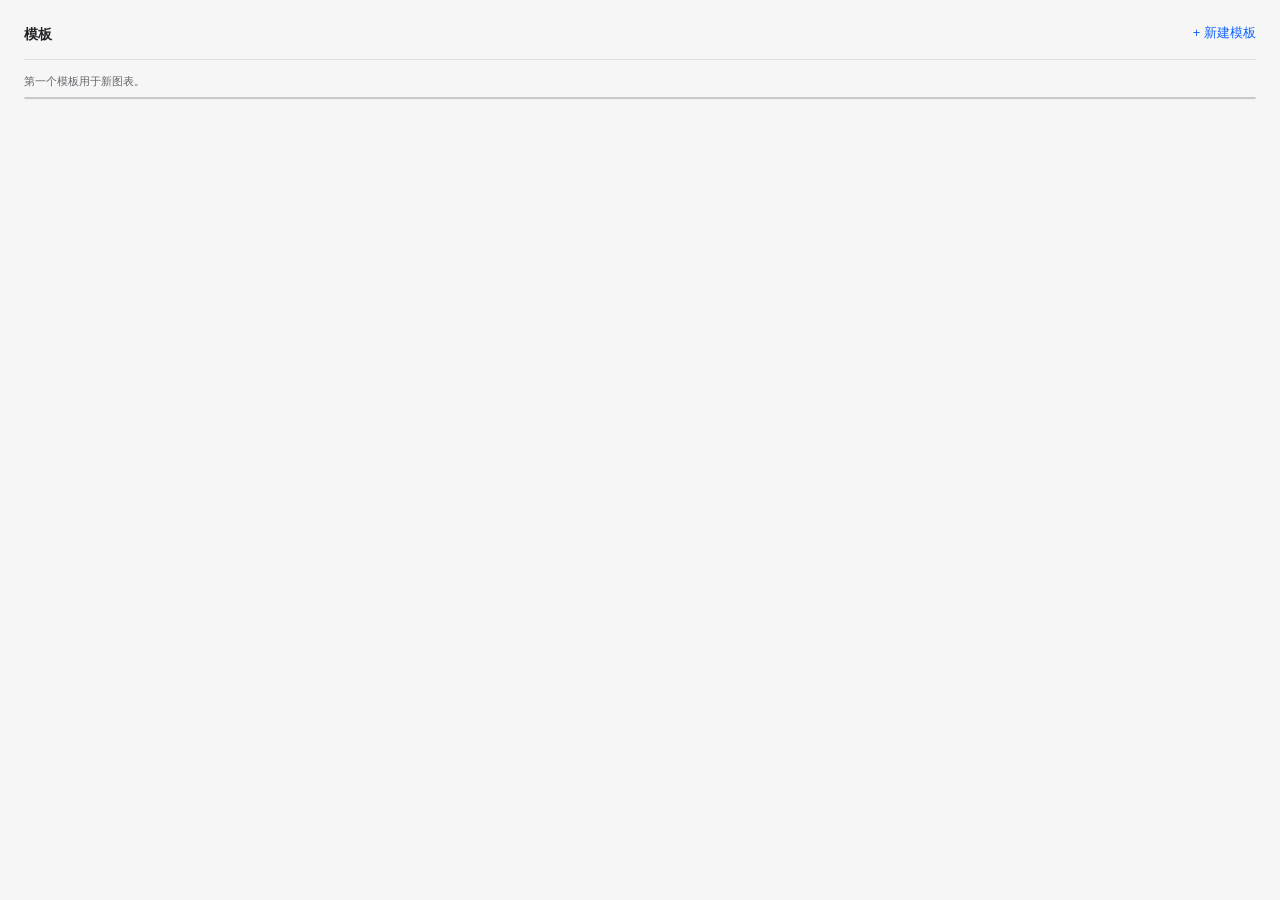
<file: x-chart/demo/templates.html>
<!DOCTYPE html>
<html>
<head>
  <meta charset="utf-8">
  <title>模板</title>
  <style type="text/css">
/* ============================================================
   X-Chart — Sketch 原生风格主题（macOS / Sketch UI 语言）
   ============================================================ */
:root {
  /* 品牌 / 交互强调色（macOS 系统蓝） */
  --accent:        #0f62fe;
  --accent-strong: #0070e0;
  --accent-press:  #005cc3;
  --accent-soft:   rgba(10,132,255,0.12);
  --danger:        #ff3b30;

  /* 表面 */
  --bg:        #ffffff;
  --bg-chrome: #f5f5f7;
  --bg-inset:  #ececf0;
  --bg-hover:  #e9e9ed;

  /* 文本 */
  --text:        #1d1d1f;
  --text-2:      #6e6e73;
  --text-3:      #98989e;
  --text-on-acc: #ffffff;

  /* 线条 */
  --line:        #e5e5ea;
  --line-strong: #d2d2d7;

  /* 圆角 */
  --radius:    6px;
  --radius-lg: 8px;

  /* 效果 */
  --focus-ring: 0 0 0 3px rgba(10,132,255,0.16);
  --shadow-pop: 0 8px 24px rgba(0,0,0,0.20);
  --bg-glass: rgba(255,255,255,0.85);

  --font: -apple-system, BlinkMacSystemFont, "SF Pro Text", "Helvetica Neue",
          "PingFang SC", "Hiragino Sans GB", "Microsoft YaHei", sans-serif;
}

/* F14 深色模式：只覆盖 token */
@media (prefers-color-scheme: dark) {
  :root {
    --accent-strong: #2b93ff;
    --accent-press:  #4da3ff;
    --accent-soft:   rgba(10,132,255,0.26);
    --danger:        #ff6961;
    --bg:        #1e1e20;
    --bg-chrome: #262628;
    --bg-inset:  #2e2e31;
    --bg-hover:  #353538;
    --text:        #f2f2f4;
    --text-2:      #a6a7ab;
    --text-3:      #7c7d82;
    --line:        #3d3d41;
    --line-strong: #4e4e54;
    --focus-ring: 0 0 0 3px rgba(10,132,255,0.35);
    --shadow-pop: 0 8px 24px rgba(0,0,0,0.5);
    --bg-glass: rgba(30,30,32,0.85);
  }
}

html { color-scheme: light dark; }

* { box-sizing: border-box; }
html, body { height: 100%; }

body {
  margin: 0; padding: 0;
  color: var(--text);
  background: var(--bg);
  font-family: var(--font);
  font-size: 13px;
  line-height: 1.45;
  -webkit-font-smoothing: antialiased;
  -moz-osx-font-smoothing: grayscale;
  text-rendering: optimizeLegibility;
  overflow: hidden;
  -webkit-user-select: none; user-select: none;
}
input, textarea, select, td[contenteditable] { -webkit-user-select: text; user-select: text; }

/* ---------- 标题 / 文本 ---------- */
h1 {
  font-size: 15px;
  font-weight: 600;
  line-height: 20px;
  margin: 0 0 16px 0;
  color: var(--text);
  letter-spacing: -0.01em;
}
h3 {
  font-size: 13px;
  font-weight: 600;
  line-height: 18px;
  margin: 0 0 6px 0;
  color: var(--text);
}
p {
  font-size: 12px;
  color: var(--text-2);
  margin: 0 0 6px 0;
}
a { text-decoration: none; color: var(--accent); cursor: pointer; }
a:hover { text-decoration: underline; }
.link { color: var(--accent); cursor: pointer; }
.link:hover { text-decoration: underline; }
.red-link { color: var(--danger); cursor: pointer; }
.description { display: inline-block; color: var(--text-3); font-size: 12px; }
.secondary_text { font-size: 13px; line-height: 19px; color: var(--text-2); }
.bold { font-weight: 600; }

/* ---------- 输入控件 ---------- */
input[type="text"],
input[type="number"],
input:not([type]) {
  font-family: inherit;
  font-size: 13px;
  height: 28px;
  padding: 0 10px;
  border: 1px solid var(--line-strong);
  border-radius: var(--radius);
  background: var(--bg);
  width: 100%;
  color: var(--text);
  outline: none;
  transition: border-color 90ms ease, box-shadow 90ms ease;
}
input::placeholder { color: var(--text-3); }
input:focus { border-color: var(--accent); box-shadow: var(--focus-ring); }
input:disabled { background: var(--bg-inset); color: var(--text-3); cursor: not-allowed; }

select {
  -webkit-appearance: none; -moz-appearance: none; appearance: none;
  font-family: inherit;
  font-size: 13px;
  height: 28px;
  padding: 0 28px 0 10px;
  border: 1px solid var(--line-strong);
  border-radius: var(--radius);
  background: var(--bg);
  color: var(--text);
  width: 100%;
  outline: none;
  cursor: pointer;
  transition: border-color 90ms ease, box-shadow 90ms ease;
}
select:focus { border-color: var(--accent); box-shadow: var(--focus-ring); }
select:disabled { color: var(--text-3); cursor: not-allowed; }
.select_height { height: 28px; }

textarea {
  font-family: inherit;
  font-size: 13px;
  padding: 8px 10px;
  border: 1px solid var(--line-strong);
  border-radius: var(--radius);
  background: var(--bg);
  width: 100%;
  outline: none;
  color: var(--text);
  resize: vertical;
  transition: border-color 90ms ease, box-shadow 90ms ease;
}
textarea::placeholder { color: var(--text-3); }
textarea:focus { border-color: var(--accent); box-shadow: var(--focus-ring); }

.select-wraper { position: relative; }
.select-wraper::after {
  content: '';
  position: absolute;
  top: 50%;
  right: 11px;
  width: 6px; height: 6px;
  border-right: 1.5px solid var(--text-2);
  border-bottom: 1.5px solid var(--text-2);
  transform: translateY(-70%) rotate(45deg);
  pointer-events: none;
}

/* ---------- 按钮 ---------- */
.button {
  font-family: inherit;
  font-size: 13px;
  font-weight: 500;
  height: 28px;
  padding: 0 16px;
  border: none;
  border-radius: var(--radius);
  background: var(--accent);
  color: var(--text-on-acc);
  cursor: pointer;
  transition: background-color 90ms ease;
  white-space: nowrap;
}
.button:hover { background: var(--accent-strong); }
.button:active { background: var(--accent-press); }
.button:disabled { background: var(--line-strong); color: var(--text-3); cursor: not-allowed; }
.button.create-chart { min-width: 128px; height: 30px; }
.button.secondary-button { background: var(--bg-inset); color: var(--text); }
.button.secondary-button:hover { background: var(--bg-hover); }
.button.ghost-button { background: transparent; color: var(--accent); border: 1px solid var(--line-strong); }
.button.ghost-button:hover { background: var(--accent-soft); }
.button.danger-button { background: var(--danger); }
.button.small-button { height: 24px; padding: 0 10px; font-size: 12px; }

/* ---------- 通知 / 加载 ---------- */
.alert {
  width: calc(100% - 16px);
  display: none;
  justify-content: space-between;
  align-items: center;
  z-index: 10000;
  position: absolute;
  top: 8px; left: 8px;
  min-height: 40px;
  background: rgba(40,40,44,0.94);
  color: #ffffff;
  padding: 0 14px;
  border-radius: var(--radius-lg);
  box-shadow: var(--shadow-pop);
  box-sizing: border-box;
}
#alert_text { font-size: 13px; line-height: 18px; }
.close_alert { cursor: pointer; opacity: 0.7; display: flex; align-items: center; }
.close_alert:hover { opacity: 1; }

.loader {
  width: 100%; height: 100vh;
  position: absolute; top: 0; right: 0; bottom: 0; left: 0;
  z-index: 100000;
  background: var(--bg-glass);
  display: none; align-items: center; justify-content: center;
}
.spinner {
  width: 26px; height: 26px;
  border: 3px solid var(--line);
  border-top-color: var(--accent);
  border-radius: 50%;
  box-sizing: border-box;
  animation: spin 0.8s linear infinite;
}
@keyframes spin { 0% { transform: rotate(0deg); } 100% { transform: rotate(360deg); } }

.flex { display: flex; }
.hide_file { position: absolute; z-index: 1000; opacity: 0; cursor: pointer; right: 0; top: 0; height: 100%; font-size: 24px; width: 100%; }

/* ============================================================
   主界面布局（侧栏 + 内容）
   ============================================================ */
.webview { display: flex; opacity: 1; height: 100vh; }

/* 左侧图表类型栏（Sketch 图层栏风格：浅灰 chrome） */
.tools {
  width: 80px;
  height: 100vh;
  flex: none;
  padding: 8px 0;
  background: var(--bg-chrome);
  display: flex;
  flex-direction: column;
  border-right: 1px solid var(--line);
  overflow-y: auto;
}
.icon_tools {
  display: flex;
  align-items: center;
  justify-content: center;
  height: 40px;
  margin: 1px 8px;
  border-radius: var(--radius);
  color: var(--text-2);
  cursor: pointer;
  transition: background-color 90ms ease, color 90ms ease;
}
.icon_tools svg { fill: currentColor; }
.icon_tools:hover { background: var(--bg-hover); color: var(--text); }
.icon_active {
  background: var(--accent-soft);
  color: var(--accent);
}

/* 右侧内容区 */
.content {
  flex: 1;
  min-width: 0;
  height: 100vh;
  display: flex;
  flex-direction: column;
  background: var(--bg);
  padding: 20px 24px;
  box-sizing: border-box;
  overflow-y: auto;
}

/* 分段控件（macOS segmented control） */
.button_group {
  display: flex;
  background: var(--bg-inset);
  border-radius: var(--radius-lg);
  padding: 2px;
  gap: 2px;
  margin-bottom: 16px;
}
.radio {
  flex: 1;
  padding: 5px 0;
  text-align: center;
  font-size: 13px;
  color: var(--text-2);
  border-radius: 6px;
  cursor: pointer;
  transition: background-color 90ms ease, color 90ms ease, box-shadow 90ms ease;
}
.radio:hover { color: var(--text); }
.radio.active {
  background: var(--bg);
  color: var(--text);
  font-weight: 500;
  box-shadow: 0 1px 3px rgba(0,0,0,0.14);
}

/* 表单网格 */
.data_form {
  display: none;
  grid-template-columns: 1fr 1fr;
  grid-column-gap: 16px;
  grid-row-gap: 14px;
}
.random_form { grid-template-columns: 1fr; grid-row-gap: 14px; }
.new_columns { grid-template-columns: auto; grid-row-gap: 0; }
.form_active { display: grid; }
.full_row { grid-column: 1 / -1; }
.grid_inputs { display: grid; grid-template-columns: 1fr 1fr; grid-column-gap: 16px; }
.minmax { display: flex; gap: 16px; }
.minmax .settings_input { flex: 1; }
.settings_inputs {
  display: grid;
  grid-template-columns: 1fr 1fr;
  grid-column-gap: 16px;
  grid-row-gap: 14px;
}
.settings_input { width: 100%; }
.settings_input p { margin: 0 0 6px; }
.small_input { width: calc(50% - 8px); }

.raw_table { display: grid; }
.imported_table { display: none; grid-template-columns: 1fr 1fr; grid-column-gap: 16px; grid-row-gap: 14px; }
.checkbox { display: flex; flex-direction: row; align-items: center; gap: 8px; }
.checkbox input[type="checkbox"] { width: 15px; height: 15px; accent-color: var(--accent); }

/* 数据表格 */
.table_wrap {
  max-width: 100%;
  max-height: 220px;
  overflow: auto;
  margin-bottom: 8px;
  border: 1px solid var(--line);
  border-radius: var(--radius);
  background: var(--bg);
}
table { border-collapse: collapse; font-size: 12px; width: 100%; }
thead td { background: var(--bg-inset); font-weight: 600; color: var(--text); }
td {
  min-width: 60px;
  border: 1px solid var(--line);
  border-top: none;
  border-left: none;
  padding: 6px 10px;
  background: var(--bg);
  transition: background-color 90ms ease;
}
td:last-child { border-right: none; }
tr:last-child td { border-bottom: none; }
td:focus { outline: none; box-shadow: inset 0 0 0 2px var(--accent); background: var(--bg); }

.jsonLink, .tableLink {
  font-size: 13px;
  line-height: 18px;
  padding: 8px 12px;
  background: var(--bg-inset);
  color: var(--text);
  word-break: break-all;
  border-radius: var(--radius);
}
#jsonKeys, #jsonHeader { display: none; }

/* 实时预览面板（Sketch 画布风格） */
.preview-panel {
  margin: 0 0 16px 0;
  background: var(--bg);
  border: 1px solid var(--line);
  border-radius: var(--radius-lg);
  overflow: hidden;
  position: relative;
  box-shadow: 0 1px 2px rgba(0,0,0,0.04);
}
.preview-panel::before {
  content: '实时预览';
  position: absolute;
  top: -1px; left: -1px;
  background: var(--bg-inset);
  color: var(--text-2);
  font-size: 11px;
  font-weight: 500;
  letter-spacing: 0.2px;
  padding: 3px 10px;
  border-radius: var(--radius-lg) 0 var(--radius) 0;
  border-right: 1px solid var(--line);
  border-bottom: 1px solid var(--line);
  z-index: 1;
}
.preview-panel canvas { display: block; width: auto; height: auto; max-width: 100%; max-height: 100%; background: var(--bg); }
.preview-panel.empty {
  height: 60px;
  display: flex;
  align-items: center;
  justify-content: center;
  color: var(--text-3);
  font-size: 12px;
}

/* 页脚 */
.footer {
  display: flex;
  flex-direction: row;
  justify-content: space-between;
  align-items: center;
  margin-top: 16px;
  padding-top: 16px;
  border-top: 1px solid var(--line);
  font-size: 13px;
}
.footer .second_actions { display: flex; align-items: center; gap: 12px; }
.footer .second_actions a { color: var(--accent); }
.footer_table {
  display: flex;
  flex-direction: row;
  justify-content: space-between;
  align-items: center;
  font-size: 12px;
  padding: 8px 0;
  color: var(--text-2);
}
.footer_table a { color: var(--accent); }
#help { color: var(--text-2); }
#help:hover { color: var(--text); text-decoration: none; }

/* ============================================================
   设置 / 弹层（右侧 inspector 面板）
   ============================================================ */
.settings,
.linkHTTP,
.selectLayer {
  -webkit-user-select: none;
  display: none;
  position: absolute;
  top: 0; left: 148px;
  z-index: 1000;
  width: calc(100% - 148px);
  height: 100%;
  background: var(--bg);
  border-left: 1px solid var(--line);
  padding: 20px 24px;
  box-sizing: border-box;
  overflow-y: auto;
}
.linkHTTP.active, .selectLayer.active { display: block; }
.selectLayer { display: flex; align-items: center; text-align: center; }
.select_wrap { margin: 0 auto; max-width: 400px; }

.popup_header {
  display: flex;
  flex-direction: row;
  align-items: center;
  justify-content: space-between;
  margin-bottom: 16px;
  padding-bottom: 14px;
  border-bottom: 1px solid var(--line);
}
.popup_header h1 { margin: 0; }
.popup_header a { font-size: 13px; color: var(--accent); }

.form-element { width: 100%; margin-bottom: 16px; }
.complex_title {
  display: flex;
  flex-direction: row;
  align-items: baseline;
  justify-content: space-between;
  font-size: 12px;
  margin-bottom: 6px;
}
.complex_title p { margin: 0; }
.complex_title a { font-size: 12px; }

/* 分组标题（Sketch inspector section header） */
.section-header,
.section-title {
  font-size: 11px;
  font-weight: 600;
  letter-spacing: 0.4px;
  text-transform: uppercase;
  color: var(--text-3);
  margin: 20px 0 10px 0;
  padding-bottom: 6px;
  border-bottom: 1px solid var(--line);
}
.section-header:first-child, .section-title:first-child { margin-top: 0; }

/* 全局 / 个性 大分区 */
.layer-block { margin-bottom: 8px; }
.layer-title {
  display: flex;
  align-items: baseline;
  gap: 8px;
  font-size: 13px;
  font-weight: 600;
  color: var(--text);
  margin: 26px 0 2px 0;
  padding: 9px 12px;
  background: var(--bg-chrome);
  border-radius: var(--radius);
}
.layer-title:first-child { margin-top: 0; }
.layer-desc { font-size: 11px; font-weight: 400; color: var(--text-3); }

/* 配色 */
.colors_preview { display: flex; flex-wrap: wrap; gap: 6px; margin-top: 8px; min-height: 30px; }
.color_item {
  width: 28px; height: 28px;
  cursor: pointer;
  border: 1px solid rgba(0,0,0,0.12);
  border-radius: var(--radius);
  position: relative;
}
.color_item:hover { box-shadow: 0 0 0 2px var(--accent); }
.color_item:active { cursor: grabbing; }

.save_template {
  display: flex;
  align-items: center;
  gap: 8px;
  font-size: 12px;
  margin-top: 10px;
  color: var(--text-2);
}

.highlight { background: var(--accent); }
#table_descr { display: none; }
#csv, #localJSON { position: relative; }

/* ---------- 多选下拉（multiselect 插件） ---------- */
.ms-options-wrap, .ms-options-wrap * { box-sizing: border-box; }
.ms-options-wrap > button:focus,
.ms-options-wrap > button {
  position: relative;
  width: 100%;
  text-align: left;
  border: 1px solid var(--line-strong);
  border-radius: var(--radius);
  background: var(--bg);
  padding: 0 28px 0 10px;
  height: 28px;
  font-size: 13px;
  font-family: inherit;
  color: var(--text);
  outline: none;
  white-space: nowrap;
  margin: 0;
  cursor: pointer;
}
.ms-options-wrap > button:focus { border-color: var(--accent); box-shadow: var(--focus-ring); }
.ms-options-wrap > button > span { display: inline-block; }
.ms-options-wrap > button[disabled] { background: var(--bg-inset); color: var(--text-3); cursor: not-allowed; }
.ms-options-wrap > button::after {
  content: '';
  position: absolute;
  top: 50%; right: 11px;
  width: 6px; height: 6px;
  border-right: 1.5px solid var(--text-2);
  border-bottom: 1.5px solid var(--text-2);
  transform: translateY(-70%) rotate(45deg);
}
.ms-options-wrap.ms-has-selections > button { color: var(--text); }
.ms-options-wrap > .ms-options {
  position: absolute;
  left: 0;
  width: 100%;
  margin: 0;
  background: var(--bg);
  z-index: 2000;
  box-shadow: 0 8px 24px rgba(0,0,0,0.18);
  max-height: 240px;
  overflow: auto;
  visibility: hidden;
  border: 1px solid var(--line);
  border-radius: var(--radius);
}
.ms-options-wrap.ms-active > .ms-options { visibility: visible; }
.ms-options-wrap > .ms-options > .ms-search input {
  width: 100%;
  padding: 6px 10px;
  border: none;
  border-bottom: 1px solid var(--line);
  background: var(--bg);
  font-family: inherit;
  font-size: 13px;
  height: auto;
  border-radius: 0;
  outline: none;
}
.ms-options-wrap > .ms-options .ms-selectall {
  display: inline-block;
  font-size: 12px;
  text-transform: none;
  text-decoration: none;
  color: var(--accent);
  padding: 8px 12px;
}
.ms-options-wrap > .ms-options .ms-selectall:hover { text-decoration: underline; }
.ms-options-wrap > .ms-options > .ms-selectall.global { margin: 0; }
.ms-options-wrap > .ms-options > ul,
.ms-options-wrap > .ms-options > ul > li.optgroup ul { list-style-type: none; padding: 0; margin: 0; }
.ms-options-wrap > .ms-options > ul li.ms-hidden { display: none; }
.ms-options-wrap > .ms-options > ul > li.optgroup { padding: 4px 0; }
.ms-options-wrap > .ms-options > ul > li.optgroup + li.optgroup { border-top: 1px solid var(--line); }
.ms-options-wrap > .ms-options > ul > li.optgroup .label {
  display: block;
  padding: 6px 12px 4px;
  font-weight: 600;
  color: var(--text-2);
  font-size: 12px;
}
.ms-options-wrap > .ms-options > ul label {
  position: relative;
  font-family: inherit;
  font-size: 13px;
  display: flex;
  align-items: center;
  width: 100%;
  padding: 7px 12px 7px 34px;
  margin: 0;
  cursor: pointer;
}
.ms-options-wrap > .ms-options.checkbox-autofit > ul label,
.ms-options-wrap > .ms-options.hide-checkbox > ul label { padding: 7px 12px; }
.ms-options-wrap > .ms-options > ul label.focused,
.ms-options-wrap > .ms-options > ul label:hover { background-color: var(--bg-hover); }
.ms-options-wrap > .ms-options > ul li.selected label { background-color: var(--accent-soft); color: var(--text); }
.ms-options-wrap > .ms-options > ul input[type="checkbox"] {
  margin: 0;
  position: absolute;
  left: 12px;
  top: 50%;
  transform: translateY(-50%);
  width: 15px;
  height: 15px;
  accent-color: var(--accent);
}
.ms-options-wrap > .ms-options.hide-checkbox > ul input[type="checkbox"] {
  position: absolute !important;
  height: 1px; width: 1px; overflow: hidden;
  clip: rect(1px 1px 1px 1px);
  clip: rect(1px, 1px, 1px, 1px);
}

/* ============================================================
   模板页（列表 + 可视化编辑器）
   ============================================================ */
.main-view {
  display: flex;
  flex-direction: column;
  height: 100vh;
  padding: 20px 24px;
  box-sizing: border-box;
}
.main-view > p { margin-bottom: 10px; }
#templates {
  display: flex;
  flex-direction: column;
  overflow-y: auto;
  margin-top: 4px;
  border: 1px solid var(--line);
  border-radius: var(--radius-lg);
  background: var(--bg);
}
.template {
  display: flex;
  align-items: center;
  justify-content: space-between;
  background: var(--bg);
  padding: 11px 14px;
  cursor: pointer;
  transition: background-color 90ms ease;
}
.template + .template { border-top: 1px solid var(--line); }
.template:first-child { border-radius: var(--radius-lg) var(--radius-lg) 0 0; }
.template:last-child { border-radius: 0 0 var(--radius-lg) var(--radius-lg); }
.template:hover { background: var(--bg-hover); }
.template_name {
  flex: 1;
  font-size: 13px;
  line-height: 18px;
  color: var(--text);
  overflow: hidden;
  text-overflow: ellipsis;
  white-space: nowrap;
}
.tag { font-size: 12px; line-height: 18px; color: var(--text-3); padding: 0 2px; white-space: nowrap; }
.tag .act { margin-left: 12px; font-size: 12px; color: var(--accent); cursor: pointer; }
.tag .del { margin-left: 12px; font-size: 12px; color: var(--danger); cursor: pointer; }

.edit-view { display: none; flex-direction: column; height: 100vh; background: var(--bg); }
.edit-view .popup_header { margin: 0; padding: 16px 24px; border-bottom: 1px solid var(--line); }
.edit-scroll { flex: 1; overflow-y: auto; padding: 20px 24px; }
.edit-view .footer {
  margin: 0;
  padding: 14px 24px;
  border-top: 1px solid var(--line);
  background: var(--bg-chrome);
}

.color_input_row { display: flex; align-items: center; gap: 8px; }
.color_swatch {
  width: 28px; height: 28px; flex: none;
  border: 1px solid rgba(0,0,0,0.12);
  border-radius: var(--radius);
  background: #ffffff;
}
.color_hex_input { flex: 1; }
</style>
	<link rel="stylesheet" href="./xchart-ui.css?v=8.1.4">
	<link rel="stylesheet" href="./xchart-studio.css?v=8.1.2">
	<script src="./jquery.js"></script>
	<script src="./xchart-schema.js"></script>
	<script src="./xchart-default-template.js?v=3"></script>
	<script src="./xchart-core.js?v=8.1.7"></script>
	<script src="./xchart-canvas-adapter.js?v=8.1.3"></script>
	<script src="./preview-engine.js?v=8.1.4"></script>
	<script src="./xchart-ui.js"></script>
	<script src="./xchart-studio.js?v=8.1.3"></script>
</head>
<body>
	<div class="alert">
	  <div id="alert_text"></div>
	  <div class="close_alert">
	    <svg width="12" height="12" xmlns="http://www.w3.org/2000/svg"><g fill="none" fill-rule="evenodd"><path d="M-2-2h16v16H-2z"/><path d="M7.414 6l4.243 4.243-1.414 1.414L6 7.414l-4.243 4.243-1.414-1.414L4.586 6 .343 1.757 1.757.343 6 4.586 10.243.343l1.414 1.414L7.414 6z" fill="#FFF"/></g></svg>
	  </div>
	</div>

	<div class="main-view">
		<div class="popup_header">
			<h1>模板</h1>
			<a href="#" class="link" id="createTemplate">+ 新建模板</a>
		</div>
		<p>第一个模板用于新图表。</p>
		<div id="templates"></div>
	</div>

	<div class="edit-view">
		<div class="popup_header">
			<div class="template-title-block">
				<span class="template-eyebrow">模板</span>
				<h1 id="editTitle">新模板</h1>
			</div>
			<div class="template-header-actions">
				<a href="#" class="link template-back-link" id="backToList">返回列表</a>
				<button type="button" class="button ghost-button" id="resetTemplate">恢复默认</button>
				<button type="button" class="button" id="saveBtn">保存</button>
			</div>
		</div>
		<div class="edit-scroll">
			<div class="template-workspace">
			<aside class="template-preview-pane">
			<div class="template-preview-toolbar">
				<div class="template-preview-wrap">
					<div class="preview-panel" id="previewPanel">
						<canvas id="previewCanvas" width="800" height="360"></canvas>
					</div>
				</div>
				<div class="template-chart-selector">
					<div class="settings_input">
						<label class="field-label" for="templateChartFamily">图表族</label>
						<div class="select-wraper">
							<select id="templateChartFamily"></select>
						</div>
					</div>
					<div class="settings_input">
						<label class="field-label" for="templateChartVariant">样式变体</label>
						<div class="select-wraper">
							<select id="templateChartVariant"></select>
						</div>
					</div>
					<input type="hidden" name="chartType" id="templateChartType" value="lineChart">
				</div>
			</div>
			</aside>
			<section class="template-settings-pane">

			<div data-template-pane="common" class="active">
				<div class="pane-heading">
					<div class="layer-title">全局设置<span class="layer-desc">影响整个模板</span></div>
					<button type="button" class="section-reset" id="resetCommon">重置全局</button>
				</div>

			<div class="template-form-section">
			<div class="section-title">模板</div>
			<div class="settings_inputs settings-one-column">
				<div class="settings_input">
					<p>模板名</p>
					<input type="text" name="tplName" autocomplete="off">
				</div>
			</div>
			</div>

			<div class="template-form-section">
			<div class="section-title">配色</div>
			<div class="form-element">
				<div class="complex_title">
					<p>通用调色板</p>
					<div><button type="button" class="section-reset" id="removeColor" disabled>移除选中色</button> · <a href="#" class="link" id="resetColors">恢复默认</a></div>
				</div>
				<div class="color_input_row">
					<input class="color_hex_input" type="text" id="colorInput" placeholder="输入 HEX 回车添加，如 #0f62fe" autocomplete="off">
					<div class="color_swatch" id="colorSwatch"></div>
				</div>
				<div class="colors_preview" id="commonColors"></div>
			</div>
			</div>

			<div class="template-form-section">
			<div class="section-title section-title-with-control">
				<span>坐标图通用</span>
				<label class="checkbox axis-mode-check"><input type="checkbox" name="separateAxisStyles"> 分别设置 X / Y 轴</label>
			</div>
			<div class="settings_inputs">
				<div class="settings_input">
					<p>字体</p>
					<input type="text" name="labelFontName" placeholder="IBM Plex Sans" autocomplete="off">
				</div>
				<div class="settings_input" data-axis-unified-field>
					<p>标签字号</p>
					<input type="number" name="labelFontSize" autocomplete="off">
				</div>
				<div class="settings_input" data-axis-unified-field>
					<p>文字颜色</p>
					<div class="color_input_row"><input class="color_hex_input" type="text" name="labelColor" autocomplete="off"><div class="color_swatch" data-hex-of="labelColor"></div></div>
				</div>
				<div class="settings_input" data-axis-unified-field>
					<p>标签</p>
					<div class="select-wraper"><select name="labels">
						<option value="0">隐藏</option>
						<option value="1">显示</option>
					</select></div>
				</div>
				<div class="settings_input">
					<p>网格</p>
					<div class="select-wraper"><select name="grid">
						<option value="0">无网格</option>
						<option value="1">全网格</option>
						<option value="2">水平线</option>
						<option value="3">垂直线</option>
					</select></div>
				</div>
				<div class="settings_input">
					<p>网格线宽</p>
					<input type="number" name="gridLineWidth" autocomplete="off">
				</div>
				<div class="settings_input">
					<p>网格颜色</p>
					<div class="color_input_row"><input class="color_hex_input" type="text" name="gridColor" autocomplete="off"><div class="color_swatch" data-hex-of="gridColor"></div></div>
				</div>
				<div class="settings_input">
					<p>Y 轴段数</p>
					<input type="number" name="yAxisSegments" min="0" step="1" placeholder="0 = 自动" autocomplete="off">
				</div>
				<div class="settings_input">
					<p>数值范围</p>
					<div class="select-wraper"><select name="beginAtZero">
						<option value="0">从零开始</option>
						<option value="1">按数据范围</option>
					</select></div>
				</div>
			</div>

			<div class="axis-settings-grid" data-axis-specific-fields>
				<fieldset class="axis-settings-group">
					<legend>X 轴</legend>
				<div class="settings_input">
					<p>标签</p>
					<label class="checkbox"><input type="checkbox" name="xAxisLabels"> 显示</label>
				</div>
				<div class="settings_input">
					<p>轴线</p>
					<label class="checkbox"><input type="checkbox" name="xAxisLine"> 显示</label>
				</div>
				<div class="settings_input">
					<p>刻度</p>
					<label class="checkbox"><input type="checkbox" name="xAxisTicks"> 显示</label>
				</div>
				<div class="settings_input">
					<p>字号</p>
					<input type="number" name="xAxisFontSize" autocomplete="off">
				</div>
				<div class="settings_input">
					<p>轴线颜色</p>
					<div class="color_input_row"><input class="color_hex_input" type="text" name="xAxisLineColor" autocomplete="off"><div class="color_swatch" data-hex-of="xAxisLineColor"></div></div>
				</div>
				<div class="settings_input">
					<p>文字颜色</p>
					<div class="color_input_row"><input class="color_hex_input" type="text" name="xAxisColor" autocomplete="off"><div class="color_swatch" data-hex-of="xAxisColor"></div></div>
				</div>
				</fieldset>
				<fieldset class="axis-settings-group">
					<legend>Y 轴</legend>
				<div class="settings_input">
					<p>标签</p>
					<label class="checkbox"><input type="checkbox" name="yAxisLabels"> 显示</label>
				</div>
				<div class="settings_input">
					<p>轴线</p>
					<label class="checkbox"><input type="checkbox" name="yAxisLine"> 显示</label>
				</div>
				<div class="settings_input">
					<p>刻度</p>
					<label class="checkbox"><input type="checkbox" name="yAxisTicks"> 显示</label>
				</div>
				<div class="settings_input">
					<p>字号</p>
					<input type="number" name="yAxisFontSize" autocomplete="off">
				</div>
				<div class="settings_input">
					<p>轴线颜色</p>
					<div class="color_input_row"><input class="color_hex_input" type="text" name="yAxisLineColor" autocomplete="off"><div class="color_swatch" data-hex-of="yAxisLineColor"></div></div>
				</div>
				<div class="settings_input">
					<p>文字颜色</p>
					<div class="color_input_row"><input class="color_hex_input" type="text" name="yAxisColor" autocomplete="off"><div class="color_swatch" data-hex-of="yAxisColor"></div></div>
				</div>
				</fieldset>
			</div>
			</div>

			<div class="template-form-section">
			<div class="section-title">交互</div>
			<div class="settings_inputs settings-one-column">
				<div class="settings_input">
					<p>数值浮窗</p>
					<label class="checkbox"><input type="checkbox" name="showValueTooltip" checked> 显示</label>
				</div>
			</div>
			</div>

			</div>

			<div data-template-pane="chart">
				<div class="pane-heading">
					<div class="layer-title">当前图表<span class="layer-desc" id="chartPaneName">折线图</span></div>
					<button type="button" class="section-reset" id="resetChart">重置当前类型</button>
				</div>

			<div class="section-title">折线 / 面积</div>
			<div class="settings_inputs">
				<div class="settings_input">
					<p>线条类型</p>
					<div class="select-wraper"><select name="lineType">
						<option value="0">曲线</option>
						<option value="1">直线</option>
						<option value="2">阶梯</option>
					</select></div>
				</div>
				<div class="settings_input">
					<p>线条粗细</p>
					<input type="number" name="lineWidth" autocomplete="off">
				</div>
				<div class="settings_input">
					<p>圆点</p>
					<div class="select-wraper"><select name="dotType">
						<option value="0">无圆点</option>
						<option value="1">实心圆点</option>
						<option value="2">空心圆点</option>
					</select></div>
				</div>
				<div class="settings_input">
					<p>圆点直径</p>
					<input type="number" name="dotDiameter" autocomplete="off">
				</div>
				<div class="settings_input">
					<p>面积透明度</p>
					<input type="number" name="areaOpacity" autocomplete="off">
				</div>
				<div class="settings_input">
					<p>面积填充</p>
					<div class="select-wraper"><select name="areaFillStyle">
						<option value="solid">纯色填充</option>
						<option value="solid-line">描边与纯色</option>
						<option value="gradient-line">描边与渐变</option>
					</select></div>
				</div>
				<div class="settings_input">
					<p>面积描边宽度</p>
					<input type="number" name="areaLineWidth" min="0" step="0.5" autocomplete="off">
				</div>
			</div>

			<div class="section-title">柱状图</div>
			<div class="settings_inputs">
				<div class="settings_input"><p>垂直柱间距</p><input type="number" name="marginV" autocomplete="off"></div>
				<div class="settings_input"><p>水平柱间距</p><input type="number" name="marginH" autocomplete="off"></div>
				<div class="settings_input"><p>垂直堆叠间距</p><input type="number" name="stackGapV" min="0" step="0.1" autocomplete="off"></div>
				<div class="settings_input"><p>水平堆叠间距</p><input type="number" name="stackGapH" min="0" step="0.1" autocomplete="off"></div>
				<div class="settings_input"><p>分组垂直间距</p><input type="number" name="groupMarginV" autocomplete="off"></div>
				<div class="settings_input"><p>分组水平间距</p><input type="number" name="groupMarginH" autocomplete="off"></div>
				<div class="settings_input"><p>垂直组内间距</p><input type="number" name="groupInnerGapV" min="0" step="0.01" autocomplete="off"></div>
				<div class="settings_input"><p>水平组内间距</p><input type="number" name="groupInnerGapH" min="0" step="0.01" autocomplete="off"></div>
				<div class="settings_input"><p>垂直柱圆角 (px)</p><input type="number" name="roundTopV" min="0" autocomplete="off"></div>
				<div class="settings_input"><p>水平柱圆角 (px)</p><input type="number" name="roundTopH" min="0" autocomplete="off"></div>
				<div class="settings_input"><p>分组垂直圆角 (px)</p><input type="number" name="groupRoundTopV" min="0" autocomplete="off"></div>
				<div class="settings_input"><p>分组水平圆角 (px)</p><input type="number" name="groupRoundTopH" min="0" autocomplete="off"></div>
				<div class="settings_input"><p>直方图分箱</p><div class="select-wraper"><select name="binMode"><option value="auto">自动分箱</option><option value="fixed">固定宽度</option></select></div></div>
				<div class="settings_input"><p>分箱数量</p><input type="number" name="binCount" min="1" max="100" autocomplete="off"></div>
				<div class="settings_input"><p>分箱宽度</p><input type="number" name="binWidth" min="0" step="0.1" autocomplete="off"></div>
				<div class="settings_input"><p>组合图坐标轴</p><div class="select-wraper"><select name="axisAssignment"><option value="auto">按图表默认</option><option value="right-second">第二系列使用右轴</option></select></div></div>
			</div>

			<div class="section-title">饼图 / 环形 / 进度</div>
			<div class="settings_inputs">
				<div class="settings_input">
					<p>排序</p>
					<div class="select-wraper"><select name="sorting">
						<option value="0">降序</option>
						<option value="1">无排序</option>
					</select></div>
				</div>
				<div class="settings_input">
					<p>圆形类型</p>
					<div class="select-wraper"><select name="typeOfCircle">
						<option value="0">整圆</option>
						<option value="1">半圆</option>
					</select></div>
				</div>
				<div class="settings_input"><p>饼图外置标签</p><label class="checkbox"><input type="checkbox" name="spiderLabels"> 引导线标签</label></div>
				<div class="settings_input"><p>区块间距 (px)</p><input type="number" name="segmentGap" min="0" max="20" step="1" autocomplete="off"></div>
				<div class="settings_input"><p>环形厚度 (px)</p><input type="number" name="thicknessOfDonut" autocomplete="off"></div>
				<div class="settings_input"><p>进度环厚度 (px)</p><input type="number" name="thicknessOfProgress" autocomplete="off"></div>
				<div class="settings_input">
					<p>进度背景色</p>
					<div class="color_input_row"><input class="color_hex_input" type="text" name="progressBgColor" autocomplete="off"><div class="color_swatch" data-hex-of="progressBgColor"></div></div>
				</div>
				<div class="settings_input">
					<p>进度颜色</p>
					<div class="color_input_row"><input class="color_hex_input" type="text" name="progressColor" autocomplete="off"><div class="color_swatch" data-hex-of="progressColor"></div></div>
				</div>
				<div class="settings_input">
					<p>线端</p>
					<div class="select-wraper"><select name="endOfLine">
						<option value="0">默认</option>
						<option value="1">圆角</option>
					</select></div>
				</div>
			</div>

			<div class="section-title">迷你图 / 散点 / K 线</div>
			<div class="settings_inputs">
				<div class="settings_input"><p>迷你图线宽</p><input type="number" name="sparkLineWidth" autocomplete="off"></div>
				<div class="settings_input"><p>迷你图点径</p><input type="number" name="sparkDotDiameter" autocomplete="off"></div>
				<div class="settings_input"><p>迷你图颜色</p><div class="color_input_row"><input class="color_hex_input" type="text" name="sparklineColor" autocomplete="off"><div class="color_swatch" data-hex-of="sparklineColor"></div></div></div>
				<div class="settings_input"><p>散点直径</p><input type="number" name="scatterDotDiameter" autocomplete="off"></div>
				<div class="settings_input"><p>散点颜色</p><div class="color_input_row"><input class="color_hex_input" type="text" name="scatterColor" autocomplete="off"><div class="color_swatch" data-hex-of="scatterColor"></div></div></div>
				<div class="settings_input"><p>蜡烛间距</p><input type="number" name="candleMargin" autocomplete="off"></div>
				<div class="settings_input">
					<p>K 线涨色</p>
					<div class="color_input_row"><input class="color_hex_input" type="text" name="candleUp" autocomplete="off"><div class="color_swatch" data-hex-of="candleUp"></div></div>
				</div>
				<div class="settings_input">
					<p>K 线跌色</p>
					<div class="color_input_row"><input class="color_hex_input" type="text" name="candleDown" autocomplete="off"><div class="color_swatch" data-hex-of="candleDown"></div></div>
				</div>
			</div>
				<div class="template-chart-empty" hidden>此图表没有额外样式参数。</div>
			</div>
			</section>
			</div>

		</div>

		<div class="footer">
			<div class="second_actions">
				<a href="#" class="link" id="cancelEdit">取消</a>
			</div>
		</div>
	</div>

<script type="text/javascript">
	// 拦截外链（target=_blank）
	function interceptClickEvent(event) {
		const target = event.target.closest('a')
		if (target && target.getAttribute('target') === '_blank') {
			event.preventDefault()
			window.postMessage('externalLinkClicked', target.href)
		}
	}
	document.addEventListener('click', interceptClickEvent)

	// 默认模板由共享源提供，页面只持有可变副本。
	var DEFAULT_TEMPLATE_SOURCE = window.XChartDefaultTemplate;
	var DEFAULT_COLORS = DEFAULT_TEMPLATE_SOURCE.palette;

	function defaultTemplateObject(){
		var template = DEFAULT_TEMPLATE_SOURCE.create();
		template.name = '新模板';
		return template;
	}

	// 深拷贝 + 兜底读取
	function deepClone(o){ return JSON.parse(JSON.stringify(o)); }
	function g(obj, path, d){
		try {
			var v = path.split('.').reduce(function(o,k){ return o[k]; }, obj);
			return (v === undefined || v === null) ? d : v;
		} catch(e){ return d; }
	}
	function num(name, d){
		var raw = $.trim($('[name='+name+']').val());
		if (raw === '') return d;
		var v = Number(raw);
		return isFinite(v) ? v : d;
	}
	function isHexColor(value){ return /^#[0-9a-fA-F]{6}$/.test($.trim(value)); }
	function validateColorFields(){
		var invalid = null;
		$('.color_hex_input[name]').filter(function(){ return $(this).closest('[data-axis-specific-fields]').length === 0 || $('[name=separateAxisStyles]').is(':checked'); }).each(function(){
			if (!isHexColor($(this).val()) && !invalid) invalid = this;
		});
		if (!invalid) return true;
		showAlert('颜色必须使用完整六位 HEX，例如 #0f62fe');
		invalid.focus();
		return false;
	}

	var templates = [];
	var editingId = null;
	var working = null;
	var workingColors = [];
	var selectedColorIndex = -1;
	var pendingDelete = null;
	var deleteTimer = null;

	// ===== 列表渲染 =====
	function renderList(){
		$('#templates').html('');
		templates.forEach(function(template, index){
			var tag;
			if (index === 0) tag = '<span class="tag">默认</span>';
			else tag = '<span class="tag"><button type="button" class="act make_def">设为默认</button><button type="button" class="del del_tpl">删除</button></span>';
			var html = '<div class="template" data-templid="'+template.id+'">'+
				'<button type="button" class="template_name">'+template.name+'</button>'+tag+'</div>';
			$('#templates').append(html);
		});
	}
	function submit(){
		if (templates.length === 0) window.postMessage('nativeLog', '[]');
		else window.postMessage('nativeLog', JSON.stringify(templates));
	}
	function showAlert(message, duration){
		$('#alert_text').html(message);
		$('.alert').css('display','flex');
		clearTimeout(window.__alertTimer);
		window.__alertTimer = setTimeout(closeAlert, duration || 4000);
	}
	function closeAlert(){ $('.alert').hide(); }
	function settlePendingDelete(){
		if (!pendingDelete) return;
		clearTimeout(deleteTimer);
		pendingDelete = null;
	}

	// ===== 配色编辑 =====
	function renderCommonColors(){
		$('#commonColors').html('');
		workingColors.forEach(function(color, index){
			$('#commonColors').append('<button type="button" class="color_item'+(index === selectedColorIndex ? ' selected' : '')+'" data-index="'+index+'" aria-label="颜色 '+color+'" title="'+color+'" style="background-color:'+color+'"></button>');
		});
		$('#removeColor').prop('disabled', workingColors.length <= 1 || selectedColorIndex < 0 || selectedColorIndex >= workingColors.length);
	}
	function updateSwatches(){
		$('.color_swatch').each(function(){
			var ref = $(this).attr('data-hex-of');
			var input = ref ? $('[name='+ref+']') : $('#colorInput');
			$(this).css('background-color', $.trim(input.val()) || '#ffffff');
		});
	}

	// ===== 表单加载 / 保存 =====
	function loadForm(){
		$('[name=tplName]').val(working.name);
		workingColors = working.colors.common.slice();
		selectedColorIndex = -1;
		$('[name=candleUp]').val(g(working, 'colors.candlestickChart.0', '#da1e28'));
		$('[name=candleDown]').val(g(working, 'colors.candlestickChart.1', '#198038'));
		$('[name=gridColor]').val(g(working, 'grid.color', '#e0e0e0'));
		$('[name=labelColor]').val(g(working, 'labels.color', '#525252'));
		$('[name=grid]').val(String(g(working, 'grid.type', 1)));
		$('[name=gridLineWidth]').val(g(working, 'grid.lineWidth', 1));
		$('[name=yAxisSegments]').val(g(working, 'grid.yAxisSegments', 0));
		var labelsType = g(working, 'labels.type', 1);
		$('[name=labels]').val(String(labelsType === 0 ? 0 : 1));
		XChartFontPicker.setValue(g(working, 'labels.fontName', 'IBM Plex Sans'));
		$('[name=labelFontSize]').val(g(working, 'labels.fontSize', 12));
		var separateAxisStyles = g(working, 'labels.separateAxisStyles', null);
		if (separateAxisStyles == null) separateAxisStyles = labelsType === 2 || labelsType === 3 ||
			g(working, 'labels.xAxis.line', true) === false || g(working, 'labels.xAxis.ticks', true) === false ||
			g(working, 'labels.yAxis.line', true) === false || g(working, 'labels.yAxis.ticks', true) === false ||
			g(working, 'labels.xAxis.lineColor', null) != null || g(working, 'labels.yAxis.lineColor', null) != null ||
			g(working, 'labels.xAxis.fontSize', g(working, 'labels.fontSize', 12)) !== g(working, 'labels.fontSize', 12) ||
			g(working, 'labels.yAxis.fontSize', g(working, 'labels.fontSize', 12)) !== g(working, 'labels.fontSize', 12) ||
			g(working, 'labels.xAxis.color', g(working, 'labels.color', '#525252')) !== g(working, 'labels.color', '#525252') ||
			g(working, 'labels.yAxis.color', g(working, 'labels.color', '#525252')) !== g(working, 'labels.color', '#525252');
		$('[name=separateAxisStyles]').prop('checked', separateAxisStyles === true);
		$('[name=xAxisLabels]').prop('checked', g(working, 'labels.xAxis.labels', labelsType === 1 || labelsType === 3));
		$('[name=xAxisLine]').prop('checked', g(working, 'labels.xAxis.line', true));
		$('[name=xAxisTicks]').prop('checked', g(working, 'labels.xAxis.ticks', true));
		$('[name=xAxisFontSize]').val(g(working, 'labels.xAxis.fontSize', 12));
		$('[name=xAxisLineColor]').val(g(working, 'labels.xAxis.lineColor', '#8d8d8d'));
		$('[name=xAxisColor]').val(g(working, 'labels.xAxis.color', '#525252'));
		$('[name=yAxisLabels]').prop('checked', g(working, 'labels.yAxis.labels', labelsType === 1 || labelsType === 2));
		$('[name=yAxisLine]').prop('checked', g(working, 'labels.yAxis.line', true));
		$('[name=yAxisTicks]').prop('checked', g(working, 'labels.yAxis.ticks', true));
		$('[name=yAxisFontSize]').val(g(working, 'labels.yAxis.fontSize', 12));
		$('[name=yAxisLineColor]').val(g(working, 'labels.yAxis.lineColor', '#8d8d8d'));
		$('[name=yAxisColor]').val(g(working, 'labels.yAxis.color', '#525252'));
		$('[name=lineType]').val(String(g(working, 'lineType', 0) === 2 ? 2 : (g(working, 'lineType', 0) === 1 ? 1 : 0)));
		$('[name=binMode]').val(g(working, 'histogram.binMode', 'auto'));
		$('[name=binCount]').val(g(working, 'histogram.binCount', 8));
		$('[name=binWidth]').val(g(working, 'histogram.binWidth', 0));
		$('[name=axisAssignment]').val(g(working, 'combo.axisAssignment', 'auto'));
		$('[name=lineWidth]').val(g(working, 'lineChart.lineWidth', 2));
		$('[name=dotType]').val(String(g(working, 'lineChart.dotType', 1)));
		$('[name=dotDiameter]').val(g(working, 'lineChart.dotDiameter', 8));
		$('[name=areaOpacity]').val(g(working, 'areaChart.opacity', 0.8));
		$('[name=areaLineWidth]').val(g(working, 'areaChart.lineWidth', 0));
		$('[name=areaFillStyle]').val(g(working, 'areaChart.fillStyle', g(working, 'areaChart.lineWidth', 0) > 0 ? 'solid-line' : 'solid'));
		$('[name=marginV]').val(g(working, 'verticalBarChart.margin', 0.4));
		$('[name=marginH]').val(g(working, 'horizontalBarChart.margin', 0.4));
		$('[name=groupMarginV]').val(g(working, 'groupedBarChart.margin', 0.4));
		$('[name=groupMarginH]').val(g(working, 'groupedHorizontalBarChart.margin', 0.4));
		$('[name=stackGapV]').val(g(working, 'verticalBarChart.stackGap', 1));
		$('[name=stackGapH]').val(g(working, 'horizontalBarChart.stackGap', 1));
		$('[name=groupInnerGapV]').val(g(working, 'groupedBarChart.innerGap', 0.12));
		$('[name=groupInnerGapH]').val(g(working, 'groupedHorizontalBarChart.innerGap', 0.12));
		$('[name=roundTopV]').val(g(working, 'verticalBarChart.roundTop', 0));
		$('[name=roundTopH]').val(g(working, 'horizontalBarChart.roundTop', 0));
		$('[name=groupRoundTopV]').val(g(working, 'groupedBarChart.roundTop', 0));
		$('[name=groupRoundTopH]').val(g(working, 'groupedHorizontalBarChart.roundTop', 0));
		$('[name=sorting]').val(String(g(working, 'sorting', 0)));
		$('[name=typeOfCircle]').val(String(g(working, 'typeOfCircle', 0)));
		$('[name=spiderLabels]').prop('checked', g(working, 'spiderLabels', false) === true);
		$('[name=segmentGap]').val(g(working, 'segmentGap', 0));
		$('[name=thicknessOfDonut]').val(g(working, 'donutChart.thicknessOfDonut', 30));
		$('[name=thicknessOfProgress]').val(g(working, 'progressChart.thicknessOfProgress', 10));
		$('[name=progressBgColor]').val(g(working, 'progressChart.backgroundColor', '#e0e0e0'));
		$('[name=progressColor]').val(g(working, 'colors.progressChart.0', DEFAULT_COLORS[0]));
		$('[name=endOfLine]').val(String(g(working, 'progressChart.endOfLine', 0)));
		$('[name=sparkLineWidth]').val(g(working, 'sparkline.lineWidth', 1));
		$('[name=sparkDotDiameter]').val(g(working, 'sparkline.dotDiameter', 4));
		$('[name=sparklineColor]').val(g(working, 'colors.sparkline.0', DEFAULT_COLORS[0]));
		$('[name=scatterDotDiameter]').val(g(working, 'scatterPlot.dotDiameter', 8));
		$('[name=scatterColor]').val(g(working, 'colors.scatterPlot.0', DEFAULT_COLORS[0]));
		$('[name=candleMargin]').val(g(working, 'candlestickChart.margin', 0.4));
		$('[name=beginAtZero]').val(String(g(working, 'beginAtZero', 0)));
		$('[name=showValueTooltip]').prop('checked', g(working, 'interaction.showValueTooltip', true) !== false);
		renderCommonColors();
		updateSwatches();
		filterAxisFields();
		document.dispatchEvent(new CustomEvent('xchart:refresh-controls'));
	}
	function saveForm(){
		working.name = $.trim($('[name=tplName]').val()) || '未命名模板';
		working.colors.common = workingColors.length ? workingColors.slice() : DEFAULT_COLORS.slice(0, 1);
		working.colors.candlestickChart = [$.trim($('[name=candleUp]').val()) || '#da1e28', $.trim($('[name=candleDown]').val()) || '#198038'];
		working.grid.type = Number($('[name=grid]').val());
		working.grid.lineWidth = num('gridLineWidth', 1);
		working.grid.yAxisSegments = num('yAxisSegments', 0);
		working.grid.color = $.trim($('[name=gridColor]').val()) || '#e0e0e0';
		var separateAxisStyles = $('[name=separateAxisStyles]').is(':checked');
		var showXLabels = separateAxisStyles ? $('[name=xAxisLabels]').is(':checked') : Number($('[name=labels]').val()) === 1;
		var showYLabels = separateAxisStyles ? $('[name=yAxisLabels]').is(':checked') : Number($('[name=labels]').val()) === 1;
		working.labels.type = showXLabels ? (showYLabels ? 1 : 3) : (showYLabels ? 2 : 0);
		working.labels.separateAxisStyles = separateAxisStyles;
		working.labels.fontName = $.trim($('[name=labelFontName]').val()) || 'IBM Plex Sans';
		working.labels.fontSize = num('labelFontSize', 12);
		working.labels.color = $.trim($('[name=labelColor]').val()) || '#525252';
		working.labels.xAxis = {
			labels: showXLabels,
			line: $('[name=xAxisLine]').is(':checked'),
			ticks: $('[name=xAxisTicks]').is(':checked'),
			fontSize: num('xAxisFontSize', 12),
			lineColor: $.trim($('[name=xAxisLineColor]').val()) || '#8d8d8d',
			color: $.trim($('[name=xAxisColor]').val()) || '#525252'
		};
		working.labels.yAxis = {
			labels: showYLabels,
			line: $('[name=yAxisLine]').is(':checked'),
			ticks: $('[name=yAxisTicks]').is(':checked'),
			fontSize: num('yAxisFontSize', 12),
			lineColor: $.trim($('[name=yAxisLineColor]').val()) || '#8d8d8d',
			color: $.trim($('[name=yAxisColor]').val()) || '#525252'
		};
		working.lineType = Number($('[name=lineType]').val());
		working.histogram = working.histogram || {};
		working.histogram.binMode = $('[name=binMode]').val() || 'auto';
		working.histogram.binCount = Math.max(1, num('binCount', 8));
		working.histogram.binWidth = Math.max(0, num('binWidth', 0));
		working.combo = working.combo || {};
		working.combo.axisAssignment = $('[name=axisAssignment]').val() || 'auto';
		working.lineChart.lineWidth = num('lineWidth', 2);
		working.lineChart.dotType = Number($('[name=dotType]').val());
		working.lineChart.dotDiameter = num('dotDiameter', 8);
		working.areaChart.opacity = num('areaOpacity', 0.8);
		working.areaChart.lineWidth = Math.max(0, num('areaLineWidth', 0));
		working.areaChart.fillStyle = $('[name=areaFillStyle]').val() || 'solid';
		if (working.areaChart.fillStyle === 'solid') working.areaChart.lineWidth = 0;
		working.verticalBarChart.margin = num('marginV', 0.4);
		working.horizontalBarChart.margin = num('marginH', 0.4);
		working.groupedBarChart.margin = num('groupMarginV', 0.4);
		working.groupedHorizontalBarChart.margin = num('groupMarginH', 0.4);
		working.verticalBarChart.stackGap = num('stackGapV', 1);
		working.horizontalBarChart.stackGap = num('stackGapH', 1);
		working.groupedBarChart.innerGap = num('groupInnerGapV', 0.12);
		working.groupedHorizontalBarChart.innerGap = num('groupInnerGapH', 0.12);
		working.verticalBarChart.roundTop = num('roundTopV', 0);
		working.horizontalBarChart.roundTop = num('roundTopH', 0);
		working.groupedBarChart.roundTop = num('groupRoundTopV', 0);
		working.groupedHorizontalBarChart.roundTop = num('groupRoundTopH', 0);
		working.sorting = Number($('[name=sorting]').val());
		working.typeOfCircle = Number($('[name=typeOfCircle]').val());
		working.spiderLabels = $('[name=spiderLabels]').is(':checked');
		working.segmentGap = Math.max(0, Math.min(20, num('segmentGap', 0)));
		working.donutChart.thicknessOfDonut = num('thicknessOfDonut', 30);
		working.progressChart.thicknessOfProgress = num('thicknessOfProgress', 10);
		working.progressChart.backgroundColor = $.trim($('[name=progressBgColor]').val()) || '#e0e0e0';
		working.colors.progressChart = [$.trim($('[name=progressColor]').val()) || DEFAULT_COLORS[0]];
		working.progressChart.endOfLine = Number($('[name=endOfLine]').val());
		working.sparkline.lineWidth = num('sparkLineWidth', 1);
		working.sparkline.dotDiameter = num('sparkDotDiameter', 4);
		working.colors.sparkline = [$.trim($('[name=sparklineColor]').val()) || DEFAULT_COLORS[0]];
		working.scatterPlot.dotDiameter = num('scatterDotDiameter', 8);
		working.colors.scatterPlot = [$.trim($('[name=scatterColor]').val()) || DEFAULT_COLORS[0]];
		working.candlestickChart.margin = num('candleMargin', 0.4);
		working.beginAtZero = Number($('[name=beginAtZero]').val());
		working.interaction = working.interaction || {};
		working.interaction.showValueTooltip = $('[name=showValueTooltip]').is(':checked');
	}

	function openEditor(id){
		var tpl = null;
		for (var i = 0; i < templates.length; i++) if (templates[i].id === id) tpl = templates[i];
		if (!tpl) return;
		editingId = id;
		working = deepClone(tpl);
		$('#editTitle').text(working.name || '未命名模板');
		loadForm();
		$('.main-view').hide();
		$('.edit-view').css('display', 'flex');
		filterChartFields();
		filterAxisFields();
		setTimeout(function(){ PreviewEngine.init(); refreshPreview(); }, 0);
	}
	function backToList(){
		$('.edit-view').hide();
		$('.main-view').show();
	}

	var CHART_FIELDS = {};
	Object.keys(window.XChartFormSchema.charts).forEach(function(chartId){
		CHART_FIELDS[chartId] = window.XChartFormSchema.getTemplateChartFields(chartId);
	});
	var COMMON_FIELDS = window.XChartFormSchema.getCommonTemplateFields();
	// 模板编辑器与中台 taxonomy 共用同一套「图表族 / 变体」定义。
	// 这样新增变体只需更新 schema，不再维护一份容易过期的模板页列表。
	var TEMPLATE_TAXONOMY = window.XChartFormSchema.taxonomy || {};
	var TEMPLATE_BASES = TEMPLATE_TAXONOMY.bases || {};
	var CHART_GROUPS = Object.keys(TEMPLATE_BASES).map(function(baseId){
		var base = TEMPLATE_BASES[baseId] || {};
		var variants = Array.isArray(base.variants) ? base.variants : [];
		return {
			family: baseId,
			name: base.name || baseId,
			base: base,
			variants: variants.filter(function(variant){
				return variant && variant.disabled !== true && variant.chartType && CHART_FIELDS[variant.chartType];
			})
		};
	}).filter(function(group){ return group.variants.length > 0; });
	var activeVariant = null;

	function chartLabel(chartId){
		var meta = window.XChartFormSchema.getChart(chartId);
		return meta && meta.name ? meta.name : chartId;
	}
	function chartGroupFor(chartId){
		for (var i = 0; i < CHART_GROUPS.length; i++) {
			if (CHART_GROUPS[i].variants.some(function(variant){ return variant.chartType === chartId; })) return CHART_GROUPS[i];
		}
		return CHART_GROUPS[0] || null;
	}
	function variantKey(variant){ return variant.chartType + '::' + variant.id; }
	function findVariant(group, selected){
		if (!group) return null;
		return group.variants.filter(function(variant){
			return variantKey(variant) === selected || variant.chartType === selected || variant.id === selected;
		})[0] || group.variants[0] || null;
	}
	function renderChartVariants(family, selected){
		var group = CHART_GROUPS.filter(function(item){ return item.family === family; })[0] || CHART_GROUPS[0];
		if (!group) return;
		var $variant = $('#templateChartVariant').empty();
		group.variants.forEach(function(variant){
			$variant.append($('<option>').val(variantKey(variant)).text(variant.name || chartLabel(variant.chartType)));
		});
		var next = findVariant(group, selected);
		if (next) $variant.val(variantKey(next));
		return next;
	}
	function applyVariantSet(variant){
		if (!variant || !variant.set) return;
		Object.keys(variant.set).forEach(function(key){
			var value = variant.set[key];
			if (key === 'funnelShape') working.funnelShape = value;
			else working[key] = value;
		});
	}
	function setPreviewChartType(chartId, refresh){
		var requested = chartId;
		var baseChartId = typeof requested === 'string' && requested.indexOf('::') >= 0 ? requested.split('::')[0] : requested;
		var group = chartGroupFor(baseChartId);
		if (!group) return;
		$('#templateChartFamily').val(group.family);
		var variant = renderChartVariants(group.family, requested);
		activeVariant = variant;
		var selected = variant ? variant.chartType : chartId;
		$('#templateChartType').val(selected);
		applyVariantSet(variant);
		$('#chartPaneName').text((variant && variant.name) || chartLabel(selected));
		if (refresh !== false) {
			filterChartFields();
			filterAxisFields();
			refreshPreview();
		}
	}
	function initChartSelectors(){
		var $family = $('#templateChartFamily').empty();
		CHART_GROUPS.forEach(function(group){
			$family.append($('<option>').val(group.family).text(group.name));
		});
		setPreviewChartType($('#templateChartType').val() || 'lineChart', false);
	}

	function filterChartFields(){
		var chart = $('[name=chartType]').val() || 'lineChart';
		var fields = CHART_FIELDS[chart] || [];
		$('#chartPaneName').text(chartLabel(chart));
		$('[data-template-pane=chart] .settings_input').each(function(){
			var name = $(this).find('[name]').first().attr('name');
			var visible = fields.indexOf(name) >= 0;
			if (name === 'areaLineWidth' && $('[name=areaFillStyle]').val() === 'solid') visible = false;
			$(this).toggle(visible);
		});
		$('[data-template-pane=chart] .section-title').each(function(){
			var group = $(this).next('.settings_inputs');
			var visibleCount = group.find('.settings_input').filter(function(){ return this.style.display !== 'none'; }).length;
			$(this).toggle(visibleCount > 0);
			group.toggle(visibleCount > 0);
		});
		$('.template-chart-empty').prop('hidden', fields.length > 0);
	}
	function filterAxisFields(){
		var visible = $('[name=separateAxisStyles]').is(':checked');
		$('[data-axis-specific-fields]').toggle(visible);
		$('[data-axis-unified-field]').toggle(!visible);
	}

	function refreshPreview(){
		if (!working) return;
		saveForm();
		window.chartConfig = { settings: working, data: { selected: 'random' } };
		PreviewEngine.update();
	}

	function resetFields(names, resetColors){
		saveForm();
		var snapshots = [];
		$('.edit-view [name]').each(function(){
			if (names.indexOf(this.name) >= 0) return;
			snapshots.push({ el: this, value: $(this).val(), checked: $(this).is(':checked') });
		});
		var retainedColors = workingColors.slice();
		var original = working;
		var defaults = defaultTemplateObject();
		defaults.id = original.id;
		defaults.name = original.name;
		working = defaults;
		loadForm();
		snapshots.forEach(function(item){
			$(item.el).val(item.value);
			if (item.el.type === 'checkbox') $(item.el).prop('checked', item.checked);
		});
		if (!resetColors) {
			workingColors = retainedColors;
			renderCommonColors();
		}
		working = original;
		saveForm();
		updateSwatches();
		document.dispatchEvent(new CustomEvent('xchart:refresh-controls'));
		refreshPreview();
	}

	// ===== 事件 =====
	$(document).ready(function(){
		$('.close_alert').click(closeAlert);

		// 新建模板
		$('#createTemplate').click(function(){
			settlePendingDelete();
			var nt = defaultTemplateObject();
			var maxId = 0;
			templates.forEach(function(t){ if (t.id > maxId) maxId = t.id; });
			nt.id = maxId + 1;
			templates.push(nt);
			renderList();
			submit();
			openEditor(nt.id);
		});

		// 点击模板名 → 打开编辑器
		$('#templates').on('click', '.template_name', function(){
			openEditor(Number($(this).parent().attr('data-templid')));
		});

		// 设为默认
		$('#templates').on('click', '.make_def', function(){
			settlePendingDelete();
			var id = Number($(this).closest('.template').attr('data-templid'));
			var arr = [];
			templates.forEach(function(t){ if (t.id === id) arr.unshift(t); else arr.push(t); });
			templates = arr;
			renderList();
			submit();
		});

		// 删除
		$('#templates').on('click', '.del_tpl', function(){
			settlePendingDelete();
			var id = Number($(this).closest('.template').attr('data-templid'));
			var index = templates.findIndex(function(t){ return t.id === id; });
			var removed = templates[index];
			templates = templates.filter(function(t){ return t.id !== id; });
			renderList();
			pendingDelete = { template: removed, index: index };
			showAlert('已删除“'+removed.name+'” <button type="button" class="alert-action" id="undoDelete">撤销</button>', 6000);
			deleteTimer = setTimeout(function(){ pendingDelete = null; submit(); }, 5000);
		});
		$(document).on('click', '#undoDelete', function(){
			if (!pendingDelete) return;
			clearTimeout(deleteTimer);
			templates.splice(pendingDelete.index, 0, pendingDelete.template);
			pendingDelete = null;
			renderList();
			closeAlert();
		});

		// 编辑器按钮
		$('#backToList').click(backToList);
		$('#cancelEdit').click(backToList);
		$('#saveBtn').click(function(){
			settlePendingDelete();
			if (!validateColorFields()) return;
			saveForm();
			for (var i = 0; i < templates.length; i++) if (templates[i].id === editingId) templates[i] = working;
			renderList();
			submit();
			backToList();
			showAlert('模板已保存');
		});

		// 恢复默认样式（保留名称与 id）
		$('#resetTemplate').click(function(){
			var name = working.name, id = working.id;
			working = defaultTemplateObject();
			working.name = name; working.id = id;
			loadForm();
			refreshPreview();
			showAlert('已恢复为实验页默认样式（未保存）');
		});

		// 配色：恢复默认
		$('#resetColors').click(function(){
			workingColors = DEFAULT_COLORS.slice();
			selectedColorIndex = -1;
			renderCommonColors();
			refreshPreview();
		});
		$('#removeColor').click(function(){
			if (selectedColorIndex < 0 || selectedColorIndex >= workingColors.length) return;
			if (workingColors.length <= 1) { showAlert('至少保留一种通用颜色'); return; }
			workingColors.splice(selectedColorIndex, 1);
			selectedColorIndex = -1;
			renderCommonColors();
			refreshPreview();
		});

		$('#resetCommon').click(function(){ resetFields(COMMON_FIELDS, true); showAlert('通用样式已重置（未保存）'); });
		$('#resetChart').click(function(){
			var chart = $('[name=chartType]').val() || 'lineChart';
			resetFields(CHART_FIELDS[chart] || [], false);
			showAlert('当前图表样式已重置（未保存）');
		});
		initChartSelectors();
		$('#templateChartFamily').on('change', function(){
			var variant = renderChartVariants($(this).val());
			setPreviewChartType(variant ? variantKey(variant) : 'lineChart');
		});
		$('#templateChartVariant').on('change', function(){ setPreviewChartType($(this).val()); });
		$('[name=separateAxisStyles]').on('change', function(){ filterAxisFields(); refreshPreview(); });
		$('.edit-view').on('input change', 'input, select', function(){
			if (this.name === 'areaFillStyle') filterChartFields();
			if (this.name === 'tplName') $('#editTitle').text($.trim(this.value) || '未命名模板');
			if (this.id !== 'templateChartType') refreshPreview();
		});

		// 配色：hex 输入回车添加
		$('#colorInput').on('keyup', function(e){
			if (e.keyCode === 13) {
				var value = $.trim($(this).val());
				var colors = value ? value.split(/[\s,]+/) : [];
				var valid = colors.length > 0 && colors.every(function(color){ return /^#[0-9a-fA-F]{6}$/.test(color); });
				if (valid) {
					colors.forEach(function(color){ workingColors.push(color); });
					renderCommonColors();
					$(this).val('');
					refreshPreview();
				}
				else showAlert('颜色 HEX 无效，示例：#0f62fe');
			}
		});

		// 配色：双击移除
		$('#commonColors').on('dblclick', '.color_item', function(){
			if (workingColors.length <= 1) { showAlert('至少保留一种通用颜色'); return; }
			workingColors.splice(Number($(this).attr('data-index')), 1);
			selectedColorIndex = -1;
			renderCommonColors();
			refreshPreview();
		});

		// 配色：单击选中（回填到输入框）
		$('#commonColors').on('click', '.color_item', function(){
			selectedColorIndex = Number($(this).attr('data-index'));
			$('#colorInput').val($(this).attr('title'));
			renderCommonColors();
			updateSwatches();
		});

		// 颜色 swatch 实时预览
		$(document).on('input', '.color_hex_input', updateSwatches);
	});

	// ===== 接收原生数据 =====
	window.uploadTemplates = function(msg){
		templates = JSON.parse(msg.templates);
		renderList();
	}
</script>



</body>
</html>
</file>
<file: styles.css>
@import url('https://fonts.googleapis.com/css2?family=IBM+Plex+Mono:wght@400;500&family=IBM+Plex+Sans:wght@400;500;600;700&family=Noto+Sans+SC:wght@400;500;600;700&display=swap');
:root{--ink:#161616;--ink2:#262626;--muted:#525252;--line:#d6d6d6;--paper:#f4f4f4;--white:#fff;--blue:#0f62fe;--blue2:#d0e2ff;--green:#24a148;--red:#da1e28;--gold:#f1c21b;--mono:"IBM Plex Mono",ui-monospace,SFMono-Regular,Menlo,monospace;--sans:"IBM Plex Sans","Noto Sans SC","PingFang SC","Microsoft YaHei",sans-serif}
*{box-sizing:border-box;margin:0;padding:0}html{scroll-behavior:smooth;background:var(--paper)}body{color:var(--ink);background:var(--paper);font:15px/1.6 var(--sans);-webkit-font-smoothing:antialiased}a{color:inherit;text-decoration:none}button{color:inherit;background:none;border:0;cursor:pointer;font:inherit}.shell{max-width:1440px;margin:0 auto;padding-left:clamp(22px,7vw,120px);padding-right:clamp(22px,7vw,120px)}.nav{height:76px;display:flex;align-items:center;gap:46px}.brand{display:flex;align-items:center;gap:10px;font-size:16px;letter-spacing:-.03em}.brand-mark{display:grid;place-items:center;width:28px;height:28px;border-radius:7px;background:var(--ink);color:#fff;font-size:13px;font-weight:800;letter-spacing:-.08em}.brand-mark span{color:#74abff}.nav-links{display:flex;gap:30px;color:#6b7178;font-size:13px}.nav-links a:hover,.nav-workspace:hover,.underlink:hover{color:var(--blue)}.nav-actions{display:flex;align-items:center;gap:20px;margin-left:auto}.nav-workspace{color:#5d6269;font-size:13px}.nav-workspace span{color:var(--blue)}.button{display:inline-flex;align-items:center;justify-content:center;gap:10px;min-height:44px;padding:0 18px;border-radius:8px;font-size:13px;font-weight:700;transition:.2s transform,.2s box-shadow,.2s background}.button:hover{transform:translateY(-2px);box-shadow:0 10px 22px #1011131c}.button.dark{color:#fff;background:var(--ink)}.button.dark:hover{background:#363a40}.button.blue{color:#fff;background:var(--blue);box-shadow:0 8px 20px #1477ff33}.button.blue:hover{background:#0c5fda}.button.small{min-height:36px;padding:0 14px}.underlink{display:inline-block;padding-bottom:4px;border-bottom:1px solid #b5bac0;font-size:13px;font-weight:700}.underlink span{color:var(--blue);margin-left:7px}.menu-button{display:none;width:34px;height:34px;border:1px solid var(--line);border-radius:7px}.menu-button span{display:block;width:15px;height:1px;margin:4px auto;background:var(--ink)}.eyebrow{color:#7b8087;font:500 10px var(--mono);letter-spacing:.11em}.eyebrow i{display:inline-block;width:7px;height:7px;margin-right:7px;border-radius:50%;background:var(--green);box-shadow:0 0 0 4px #29bd751f}.hero{display:grid;grid-template-columns:minmax(0,.9fr) minmax(500px,1.1fr);align-items:center;gap:64px;min-height:690px;padding-top:70px;padding-bottom:100px}.hero h1{max-width:650px;margin-top:27px;font-size:64px;font-weight:800;letter-spacing:-.075em;line-height:1.08}.hero em,h2 em{color:var(--blue);font-style:normal}.hero-text{max-width:570px;margin-top:27px;color:#5d6269;font-size:16px;line-height:1.9}.hero-actions{display:flex;align-items:center;gap:24px;margin-top:34px}.hero-meta{display:flex;align-items:center;gap:13px;margin-top:52px;color:#8a8e94;font:10px var(--mono)}.hero-meta b{color:var(--ink);font-weight:500}.hero-meta i{width:3px;height:3px;border-radius:50%;background:#b9bdc2}.product-window{min-width:0;overflow:hidden;border:1px solid #30363b;border-radius:12px;background:#202326;box-shadow:0 26px 80px #13182033;transform:perspective(1200px) rotateY(-3deg) rotateX(1deg)}.window-head,.window-foot{display:flex;align-items:center;height:38px;padding:0 14px;color:#9da3ab;font:9px var(--mono)}.window-head{border-bottom:1px solid #343a40;background:#25282c}.window-dots{display:flex;gap:5px;margin-right:22px}.window-dots i{width:7px;height:7px;border-radius:50%;background:#4e545a}.window-dots i:first-child{background:#e16161}.window-dots i:nth-child(2){background:#d9a33d}.window-dots i:nth-child(3){background:#4fb886}.mini-logo{display:inline-grid;place-items:center;width:16px;height:16px;margin-right:5px;border-radius:4px;color:#fff;background:var(--blue);font-size:9px}.window-head small{color:#626970;margin:0 6px}.sync{margin-left:auto;color:#73d7a2}.window-body{display:grid;grid-template-columns:154px minmax(0,1fr) 190px;height:412px}.layers,.inspector{background:#202326}.layers{padding:16px 9px;border-right:1px solid #343a40}.layers label{display:block;padding:0 8px 9px;color:#87909a;font:9px var(--mono);letter-spacing:.08em;text-transform:uppercase}.layers label small{float:right;color:#50575f}.layer,.state{display:flex;align-items:center;min-height:29px;padding:0 7px;border-radius:5px;color:#9ca4ad;font-size:10px}.layer b{margin-left:auto;color:#5f6972;font-weight:400}.layer.active{color:#fff;background:#1477ff38}.layer.selected{color:#d7e6ff;background:#1477ff1c}.layer.indent{padding-left:23px}.layers hr{height:1px;margin:14px 7px;border:0;background:#30353a}.state{min-height:26px;color:#76808a}.state.muted{color:#59616a}.canvas{position:relative;overflow:hidden;background:#2b2f33}.canvas-bar{height:36px;padding:0 13px;color:#8d969f;border-bottom:1px solid #3d4248;font:9px/36px var(--mono)}.canvas-bar span{margin-left:13px;padding:3px 7px;border:1px solid #454b51;border-radius:4px;color:#c7ced6}.canvas-bar b{float:right;color:#7c8791;font-weight:400}.canvas-content{position:absolute;inset:36px 0 0;display:grid;place-items:center;background:#272b2f;background-image:linear-gradient(45deg,#fff1 25%,transparent 25%),linear-gradient(-45deg,#fff1 25%,transparent 25%),linear-gradient(45deg,transparent 75%,#fff1 75%),linear-gradient(-45deg,transparent 75%,#fff1 75%);background-size:24px 24px;background-position:0 0,0 12px,12px -12px,-12px 0}.phone{position:relative;width:156px;height:306px;overflow:hidden;border:6px solid #121416;border-radius:19px;background:#f2f4f7;box-shadow:0 12px 28px #00000059}.notch{position:absolute;top:0;left:50%;z-index:2;width:48px;height:8px;border-radius:0 0 8px 8px;background:#121416;transform:translateX(-50%)}.phone-nav{display:flex;align-items:center;justify-content:space-between;height:35px;padding:8px 10px 0;background:#fff;color:#24262a;font-size:8px}.phone-nav span{font-size:20px;line-height:1}.phone-nav b{font-size:9px}.phone-image{position:relative;height:100px;background:#dce7ee}.phone-image:after{content:"";position:absolute;inset:14px 18px;border-radius:50%;background:#c4d8e0}.phone-image em{position:absolute;top:8px;left:8px;z-index:1;padding:3px 4px;background:var(--red);color:#fff;font:7px var(--mono);font-style:normal}.phone-copy{padding:13px 12px}.phone-copy small{color:#7d8690;font-size:6px}.phone-copy h3{margin-top:2px;color:#1a1d21;font-size:12px}.phone-copy>strong{display:block;margin-top:7px;color:var(--red);font:15px var(--mono)}.phone-copy hr{height:1px;margin:12px 0 10px;border:0;background:#d8dde1}.swatches{display:flex;gap:6px}.swatches i{display:block;width:10px;height:10px;border:1px solid #ccd1d7;border-radius:50%;background:#f7f7f5}.swatches i:nth-child(2){background:#3e94d9;outline:1px solid var(--blue);outline-offset:2px}.swatches i:nth-child(3){background:#d6d0c1}.phone-copy p{margin-top:12px;color:#737a83;font-size:6px;line-height:1.65}.phone-copy button{width:100%;margin-top:19px;padding:7px;color:#fff;background:#151719;font-size:8px}.measure{position:absolute;color:#ff7a8c;font:9px var(--mono)}.measure:before{content:"";display:inline-block;width:24px;height:1px;margin-right:4px;vertical-align:3px;background:#ff657b}.measure.gap{top:44%;left:calc(50% + 95px)}.measure.width{bottom:14%;left:calc(50% - 95px)}.inspector{padding:0 13px;border-left:1px solid #343a40}.inspector-tabs{display:flex;gap:14px;height:37px;border-bottom:1px solid #343a40}.inspector-tabs button{height:37px;color:#737c86;font:9px/37px var(--mono)}.inspector-tabs button.active{color:#fff;border-bottom:1px solid var(--blue)}.inspector-content{padding-top:16px}.inspector-title{display:flex;align-items:center;gap:8px}.inspector-title>b{display:grid;place-items:center;width:24px;height:24px;border-radius:6px;color:#5dd49a;background:#29bd751f;font-size:14px}.inspector-title strong,.inspector-title small{display:block}.inspector-title strong{color:#e3e7eb;font-size:10px}.inspector-title small{margin-top:2px;color:#7c8790;font:8px var(--mono)}.inspector dl{display:grid;grid-template-columns:1fr auto;gap:14px 8px;margin-top:19px;font:9px var(--mono)}.inspector dt{color:#818b94}.inspector dd{color:#d8dee4}.blue-text,.properties div:nth-child(2) strong{color:#6ea9ff!important}.inspector hr{height:1px;margin:18px 0 14px;border:0;background:#353b41}.inspector code{color:#aeb8c2;font:9px/1.8 var(--mono)}.inspector code em{color:#70a9ff;font-style:normal}.window-foot{gap:18px;border-top:1px solid #343a40;color:#7f8992}.window-foot span:first-child{color:#7caeff}.window-foot span:nth-child(2){color:#73d4a1}.window-foot span:nth-child(3){color:#d5a04d}.window-foot b{margin-left:auto;color:#7f8992;font-weight:400}.facts{display:grid;grid-template-columns:minmax(260px,1.8fr) repeat(3,1fr);gap:24px;align-items:end;padding-top:28px;padding-bottom:86px;border-top:1px solid var(--line)}.fact-intro p+p{max-width:360px;margin-top:13px;color:#676c73;font-size:13px}.facts>div:not(:first-child){padding-left:22px;border-left:1px solid var(--line)}.facts strong{display:block;font:500 30px var(--mono);letter-spacing:-.06em}.facts span{display:block;margin-top:4px;color:#83888e;font-size:11px}.section{padding-top:108px;padding-bottom:128px}.white{background:#fff}.section-heading{display:flex;justify-content:space-between;align-items:flex-end;margin-bottom:60px}.section-heading h2,.build-intro h2,.direction-card h2{margin-top:18px;font-size:42px;font-weight:800;line-height:1.16;letter-spacing:-.065em}.section-heading>p{max-width:315px;margin-bottom:4px;color:#6f747a;font-size:13px;line-height:1.8}.workflow{display:grid;grid-template-columns:repeat(3,1fr);border-top:1px solid var(--line)}.workflow article{min-height:284px;padding:29px 28px 10px 0;border-right:1px solid var(--line)}.workflow article+article{padding-left:28px}.workflow article:last-child{border-right:0}.workflow article>small,.cap-grid article>small{color:#9da2a8;font:10px var(--mono)}.feature-icon{display:grid;place-items:center;width:44px;height:44px;margin-top:35px;border-radius:12px;font-size:22px}.feature-icon.dark{color:#fff;background:#1e2125}.feature-icon.light{color:var(--blue);background:var(--blue2)}.feature-icon.blue{color:#fff;background:var(--blue)}.workflow h3{margin-top:22px;font-size:18px}.workflow p{max-width:300px;margin-top:11px;color:#737980;font-size:13px;line-height:1.8}.workflow code{display:inline-flex;margin-top:24px;padding:6px 8px;color:var(--blue);border:1px solid #d6e4ff;border-radius:5px;font:10px var(--mono)}.demo{background:#f0f2f3}.demo-shell{display:grid;grid-template-columns:1.15fr .85fr;min-height:538px;overflow:hidden;border:1px solid #353a40;border-radius:10px;background:#202326;box-shadow:0 22px 55px #171d2421}.demo-preview{display:flex;flex-direction:column;border-right:1px solid #363c42}.demo-bar,.detail-head{display:flex;align-items:center;justify-content:space-between;height:50px;padding:0 20px;border-bottom:1px solid #363c42;color:#a3abb3;font:10px var(--mono)}.demo-bar span{color:#e4e8ed}.demo-bar small,.detail-head small{color:#727b84}.artboard{position:relative;display:grid;place-items:center;flex:1;padding:32px;background:#2c3034;background-image:linear-gradient(45deg,#fff1 25%,transparent 25%),linear-gradient(-45deg,#fff1 25%,transparent 25%),linear-gradient(45deg,transparent 75%,#fff1 75%),linear-gradient(-45deg,transparent 75%,#fff1 75%);background-size:24px 24px;background-position:0 0,0 12px,12px -12px,-12px 0}.artboard img{display:block;width:min(278px,65%);max-height:375px;object-fit:cover;object-position:top;border-radius:9px;box-shadow:0 12px 35px #0000004d;filter:saturate(.83)}.artboard>b{position:absolute;bottom:24%;left:calc(50% - 72px);padding:3px 5px;color:#fff;background:var(--blue);font:8px var(--mono);font-weight:400}.demo-foot{display:flex;gap:18px;padding:12px 20px;color:#7d8790;font:9px var(--mono)}.demo-foot span:first-child{color:#71d5a1}.demo-detail{display:flex;flex-direction:column;color:#cad0d6}.tabs{display:flex;gap:18px;padding:0 20px;border-bottom:1px solid #363c42}.tabs button{height:44px;color:#7d8791;font:10px var(--mono)}.tabs button.active{color:#fff;border-bottom:1px solid var(--blue)}.tab-panel{padding:24px 20px}.hidden{display:none}.selected-layer{display:flex;align-items:center;gap:8px}.selected-layer>b{display:grid;place-items:center;width:24px;height:24px;border-radius:6px;color:#7bb1ff;background:#1477ff29;font-size:14px}.selected-layer>b.gold{color:#f2b64e;background:#d99a2b29}.selected-layer strong,.selected-layer small{display:block}.selected-layer strong{color:#e1e6ea;font-size:11px}.selected-layer small{margin-top:2px;color:#7c8790;font:8px var(--mono)}.selected-layer i{margin-left:auto;padding:4px 6px;color:#72d6a0;border:1px solid #29bd7559;border-radius:4px;font:9px var(--mono);font-style:normal}.properties{display:grid;grid-template-columns:1fr 1fr;gap:18px 12px;margin-top:28px;padding-top:22px;border-top:1px solid #363c42}.properties div{display:flex;flex-direction:column;gap:4px}.properties small{color:#75808b;font:9px var(--mono)}.properties strong{color:#e1e6ea;font:11px var(--mono);font-weight:400}.callout{display:flex;margin-top:28px;padding:12px;color:#9aa6b2;border-left:2px solid var(--blue);background:#292f35;font-size:11px;line-height:1.6}.tokens{margin-top:27px;padding:0;list-style:none;border-top:1px solid #363c42}.tokens li{display:flex;align-items:center;gap:8px;padding:13px 0;border-bottom:1px solid #363c42;font:10px var(--mono)}.tokens i{width:12px;height:12px;border:1px solid #fff3;border-radius:3px}.tokens b{margin-left:auto;color:#e1e6ea;font-weight:400}.tab-panel pre{padding:17px;color:#d4dbe2;background:#191b1e;border:1px solid #333a41;border-radius:6px;font:11px/1.9 var(--mono);white-space:pre-wrap}.tab-panel pre span{color:#5f6d7b}.tab-panel pre b{color:#70a9ff}.copy{display:flex;justify-content:space-between;width:100%;margin-top:14px;padding:10px 12px;border:1px solid #414950;border-radius:5px;color:#cdd5dc;font:10px var(--mono)}.copy span{color:#75808a}.demo-cta{display:flex;align-items:center;gap:18px;margin-top:24px}.demo-cta>span{color:#81868c;font:10px var(--mono)}.capabilities{padding-top:108px}.cap-grid{display:grid;grid-template-columns:repeat(4,1fr);border-top:1px solid var(--line);border-bottom:1px solid var(--line)}.cap-grid article{min-height:285px;padding:25px 22px 24px 0;border-right:1px solid var(--line)}.cap-grid article+article{padding-left:22px}.cap-grid article:last-child{border-right:0}.cap-grid article>b{float:right;color:var(--blue);font-size:21px;font-weight:400}.cap-grid h3{margin-top:57px;font-size:18px}.cap-grid p{margin-top:12px;color:#737980;font-size:13px;line-height:1.8}.cap-grid a{display:block;margin-top:25px;color:#727980;font:10px var(--mono)}.cap-grid a::first-letter{color:var(--blue)}.build{background:var(--paper)}.build-grid{display:grid;grid-template-columns:minmax(280px,.82fr) minmax(420px,1.18fr);gap:100px}.build-intro{max-width:460px}.build-intro h2{font-size:47px}.build-intro>p:not(.eyebrow){margin-top:25px;color:#6f747a;font-size:14px;line-height:1.9}.build-intro .underlink{margin-top:28px}.timeline{border-top:1px solid var(--line)}.timeline article{position:relative;display:grid;grid-template-columns:25px 1fr;gap:18px;padding:24px 0 29px;border-bottom:1px solid var(--line)}.timeline article>i{position:relative;width:9px;height:9px;margin-top:6px;border:2px solid #b7bdc4;border-radius:50%;background:var(--paper)}.timeline article:not(:last-child)>i:after{content:"";position:absolute;top:9px;left:2px;width:1px;height:106px;background:#d4d8dc}.timeline article.active>i{border-color:var(--blue);background:var(--blue);box-shadow:0 0 0 5px #1477ff1f}.timeline small{color:#8a9096;font:10px var(--mono)}.timeline h3{margin-top:8px;font-size:18px}.timeline p{margin-top:8px;color:#757a80;font-size:13px;line-height:1.8}.timeline span{display:inline-block;margin-top:14px;margin-right:5px;padding:4px 6px;color:#6f7c8b;border:1px solid #d6dce2;border-radius:4px;font:9px var(--mono)}.direction{background:#fff}.direction-card{display:grid;grid-template-columns:1fr 1fr;gap:60px;align-items:center;padding:61px 64px;border:1px solid #d8e7ff;border-radius:10px;background:#edf4ff}.direction-card>div>p:not(.eyebrow){max-width:460px;margin-top:21px;color:#667080;font-size:14px;line-height:1.9}.flow{display:flex;flex-wrap:wrap;align-items:center;gap:9px;margin-top:27px;color:#6a7890;font:10px var(--mono)}.flow span,.flow strong{padding:8px 9px;border:1px solid #cadcff;border-radius:5px;background:#ffffff8c;font-weight:400}.flow strong{color:var(--blue);border-color:#9fc0ff;background:#fff}.flow b{color:#9eb7df;font-weight:400}.future{display:flex;flex-direction:column;align-items:center}.future>div{width:230px;padding:18px 21px;border:1px solid #c9dcfb;border-radius:7px;background:#fff;box-shadow:0 8px 20px #2c5ba412}.future>div:nth-child(3){border-color:#9cbfff}.future small,.future strong,.future span{display:block}.future small{color:#8b9ab0;font:9px var(--mono)}.future strong{margin-top:10px;font-size:18px}.future span{margin-top:4px;color:#7c8aa0;font:10px var(--mono)}.future>i{padding:28px 0;color:#87a6d8;font:9px var(--mono);font-style:normal}.footer{display:flex;align-items:center;gap:28px;min-height:110px;border-top:1px solid var(--line)}.footer p{color:#8a8f95;font-size:10px}.footer nav{display:flex;gap:22px;margin-left:auto;color:#70767d;font:10px var(--mono)}.footer nav a:hover{color:var(--blue)}.footer>small{color:#a0a4aa;font:9px var(--mono)}
@media(max-width:1050px){.hero{grid-template-columns:1fr}.product-window{max-width:800px;width:100%;transform:none}.workflow,.cap-grid{grid-template-columns:repeat(2,1fr)}.workflow article:nth-child(2),.cap-grid article:nth-child(2){border-right:0}.workflow article:nth-child(3),.cap-grid article:nth-child(n+3){border-top:1px solid var(--line)}.demo-shell{grid-template-columns:1fr}.demo-preview{min-height:500px;border-right:0;border-bottom:1px solid #363c42}.build-grid{gap:50px}}
@media(max-width:720px){.nav{height:64px}.nav-links{display:none;position:absolute;z-index:20;top:58px;left:18px;right:18px;flex-direction:column;gap:15px;padding:15px;border:1px solid var(--line);border-radius:8px;background:#fff;box-shadow:0 12px 30px #1011131f}.nav-links.open{display:flex}.nav-actions{display:none}.menu-button{display:block;margin-left:auto}.hero{gap:48px;min-height:0;padding-top:55px;padding-bottom:70px}.hero h1{margin-top:20px;font-size:42px}.hero-text{margin-top:21px;font-size:14px;line-height:1.8}.hero-actions{align-items:flex-start;flex-direction:column;gap:19px;margin-top:27px}.hero-meta{flex-wrap:wrap;gap:8px 11px;margin-top:35px;font-size:9px}.window-body{grid-template-columns:105px minmax(0,1fr);height:345px}.inspector{display:none}.layers{padding:12px 5px}.layer,.state{font-size:8px;padding-left:4px}.layer.indent{padding-left:14px}.window-head .sync{display:none}.window-foot{gap:8px;padding:0 9px;font-size:7px}.window-foot span:nth-child(3),.window-foot b{display:none}.phone{transform:scale(.82)}.measure.gap{left:calc(50% + 65px)}.measure.width{left:calc(50% - 75px)}.facts{grid-template-columns:1fr 1fr;gap:24px 12px;padding-top:22px;padding-bottom:60px}.fact-intro{grid-column:1/-1}.facts>div:not(:first-child){padding-left:14px}.facts strong{font-size:24px}.section{padding-top:75px;padding-bottom:80px}.section-heading{display:block;margin-bottom:38px}.section-heading h2,.direction-card h2{font-size:33px}.section-heading>p{margin-top:18px}.workflow,.cap-grid{grid-template-columns:1fr}.workflow article,.workflow article+article,.cap-grid article,.cap-grid article+article{padding-left:0;padding-right:0;border-right:0;border-bottom:1px solid var(--line)}.workflow article:last-child,.cap-grid article:last-child{border-bottom:0}.workflow article:nth-child(3),.cap-grid article:nth-child(n+3){border-top:0}.cap-grid article{min-height:0;padding-top:24px;padding-bottom:25px}.cap-grid h3{margin-top:29px}.demo-shell{min-height:0}.demo-preview{min-height:400px}.artboard{padding:23px 15px}.artboard img{width:min(235px,80%)}.demo-foot{flex-wrap:wrap;gap:8px 13px;padding:10px 13px;font-size:8px}.demo-bar,.detail-head{padding:0 13px}.tabs{gap:10px;padding:0 13px}.tab-panel{padding:19px 13px}.demo-cta{align-items:flex-start;flex-direction:column;gap:13px}.build-grid{display:block}.build-intro h2{font-size:38px}.timeline{margin-top:50px}.timeline article:not(:last-child)>i:after{height:150px}.direction-card{grid-template-columns:1fr;gap:40px;padding:32px 22px}.flow{gap:6px}.flow span,.flow strong{font-size:9px}.future>div{width:205px}.footer{align-items:flex-start;flex-direction:column;gap:18px;padding-top:30px;padding-bottom:34px}.footer nav{flex-wrap:wrap;margin-left:0;gap:15px}.footer>small{margin-top:5px}}

html,body{overflow-x:hidden}.hero>*{min-width:0}.product-window{width:100%}

/* Carbon-inspired presentation layer. The public site uses this system while
   the standalone product demo keeps the original DesignHub interface. */
html{scroll-padding-top:64px}
body{font-size:16px;line-height:1.5}
.site *{letter-spacing:0}
.site :focus-visible{outline:2px solid #0f62fe;outline-offset:2px}
.shell{max-width:1584px;padding-left:clamp(24px,5.5vw,80px);padding-right:clamp(24px,5.5vw,80px)}
.nav{position:sticky;top:0;z-index:30;height:64px;gap:48px;border-bottom:1px solid var(--line);background:rgba(244,244,244,.96);backdrop-filter:blur(12px)}
.brand{gap:12px;font-size:17px}
.brand-mark{width:32px;height:32px;border-radius:0;background:#161616;font-size:14px;font-weight:600}
.brand-mark span{color:#78a9ff}
.nav-links{align-self:stretch;gap:0;color:#525252;font-size:14px}
.nav-links a{display:flex;align-items:center;padding:0 18px;border-bottom:2px solid transparent;transition:background-color .12s,color .12s,border-color .12s}
.nav-links a:hover{color:#161616;border-bottom-color:#0f62fe;background:#e8e8e8}
.nav-actions{gap:0}
.nav-workspace{display:flex;align-items:center;align-self:stretch;padding:0 18px;color:#393939;font-size:14px}
.nav-workspace:hover{color:#161616;background:#e8e8e8}
.button{min-height:48px;min-width:154px;justify-content:space-between;padding:0 16px;border-radius:0;font-size:14px;font-weight:500;transition:background-color .12s,color .12s,border-color .12s}
.button:hover{transform:none;box-shadow:none}
.button.dark{background:#161616}
.button.dark:hover{background:#393939}
.button.blue{background:#0f62fe;box-shadow:none}
.button.blue:hover{background:#0353e9}
.button.small{min-width:auto;min-height:40px;padding:0 16px}
.underlink{min-height:48px;padding:13px 16px 10px;border:1px solid var(--line);border-radius:0;font-size:14px;font-weight:500;transition:background-color .12s,border-color .12s}
.underlink:hover{color:#161616;border-color:#8d8d8d;background:#e8e8e8}
.eyebrow{color:#6f6f6f;font:500 11px var(--mono);text-transform:uppercase}
.eyebrow i{width:6px;height:6px;margin-right:8px;background:#24a148;box-shadow:none}

.hero{grid-template-columns:minmax(0,.9fr) minmax(0,1.1fr);gap:40px;min-height:720px;padding-top:68px;padding-bottom:88px}
.hero-copy{grid-column:1;grid-row:1}
.hero h1{max-width:680px;margin-top:28px;font-size:clamp(52px,4.45vw,64px);font-weight:700;letter-spacing:-.045em;line-height:1.15}
.hero h1 em{display:inline-block;white-space:nowrap}
.hero-title-break{display:none}
.hero-text{max-width:590px;margin-top:28px;color:#525252;font-size:17px;line-height:1.65}
.hero-actions{gap:12px;margin-top:36px}
.hero-meta{flex-wrap:wrap;gap:14px;margin-top:48px;color:#6f6f6f;font:11px var(--mono)}
.hero-meta b{font-weight:500}
.hero>.product-window{display:none}
.product-window{border-color:#393939;border-radius:0;box-shadow:none;transform:none}
.product-window{aspect-ratio:1.45;background:#171716}
.product-live-frame{display:block;width:160%;height:160%;border:0;background:#171716;transform:scale(.625);transform-origin:top left;pointer-events:none}
.window-head,.window-foot{height:40px}
.window-head{background:#262626}
.mini-logo,.layer,.state,.canvas-bar span,.inspector-title>b{border-radius:0}

.fact-anatomy{grid-column:2;grid-row:1;align-self:center;min-width:0;color:#f4f4f4;background:#161616;border:1px solid #393939}
.anatomy-head{display:flex;align-items:center;justify-content:space-between;height:42px;padding:0 14px;border-bottom:1px solid #393939;font:10px var(--mono)}
.anatomy-head span{color:#c6c6c6}.anatomy-head i{display:inline-block;width:6px;height:6px;margin-right:8px;background:#24a148;border-radius:50%}.anatomy-head small{max-width:55%;overflow:hidden;color:#8d8d8d;text-overflow:ellipsis;white-space:nowrap;font:10px var(--mono)}
.anatomy-body{display:grid;grid-template-columns:minmax(0,1fr) 210px;min-height:430px}
.anatomy-stage{display:flex;min-width:0;flex-direction:column;justify-content:center;padding:24px 20px 14px;background:#262626;border-right:1px solid #393939}
.anatomy-artboard{position:relative;width:100%;overflow:hidden;border:1px solid #525252;background:#fff;box-shadow:0 12px 28px rgba(0,0,0,.3)}
.anatomy-artboard img{display:block;width:100%;height:auto}
.fact-selection{position:absolute;left:var(--fact-x);top:var(--fact-y);width:var(--fact-width);height:var(--fact-height);pointer-events:none;border:2px solid #0f62fe;background:rgba(15,98,254,.08);box-shadow:0 0 0 1px rgba(255,255,255,.8) inset;transition:left .22s,top .22s,width .22s,height .22s}
.fact-pin{position:absolute;z-index:2;width:24px;height:24px;color:#161616;background:#f4f4f4;border:1px solid #161616;font:9px var(--mono);transform:translate(-50%,-50%);transition:color .12s,background-color .12s,transform .12s}
.fact-pin:hover,.fact-pin.active{color:#fff;background:#0f62fe;border-color:#fff;transform:translate(-50%,-50%) scale(1.08)}
.pin-structure{left:57%;top:26%}.pin-layout{left:58%;top:67%}.pin-tokens{left:72%;top:3%}.pin-product{left:89%;top:13%}.pin-agent{left:92%;top:88%}
.anatomy-source{display:flex;justify-content:space-between;margin-top:12px;color:#8d8d8d;font:9px var(--mono)}
.fact-inspector{min-width:0;background:#161616}
.fact-tabs{display:grid;grid-template-columns:repeat(5,1fr);border-bottom:1px solid #393939}
.fact-tabs button{height:44px;color:#8d8d8d;border-right:1px solid #393939;font:9px var(--mono)}
.fact-tabs button:last-child{border-right:0}.fact-tabs button:hover{color:#f4f4f4;background:#262626}.fact-tabs button.active{color:#fff;background:#0f62fe}
.fact-content{padding:22px 16px}.fact-content>small{color:#78a9ff;font:9px var(--mono)}.fact-content h3{margin-top:14px;overflow-wrap:anywhere;color:#fff;font-size:16px;font-weight:500;line-height:1.35}.fact-content>p{margin-top:12px;color:#a8a8a8;font-size:11px;line-height:1.6}
.fact-content dl{display:grid;grid-template-columns:auto minmax(0,1fr);gap:0;margin-top:18px;border-top:1px solid #393939}.fact-content dt,.fact-content dd{padding:8px 0;border-bottom:1px solid #393939;font:9px var(--mono)}.fact-content dt{color:#6f6f6f}.fact-content dd{overflow-wrap:anywhere;color:#d0e2ff;text-align:right}
.fact-swatches,.fact-steps{margin-top:18px;padding:0;list-style:none;border-top:1px solid #393939}.fact-swatches li{display:grid;grid-template-columns:12px minmax(0,1fr);gap:7px;padding:9px 0;border-bottom:1px solid #393939;font:8px var(--mono)}.fact-swatches i{grid-row:1/3;width:12px;height:12px;margin-top:2px;border:1px solid #ffffff4d}.fact-swatches span{color:#c6c6c6}.fact-swatches b{color:#78a9ff;font-weight:400}
.fact-steps li{display:grid;grid-template-columns:26px 1fr;padding:9px 0;border-bottom:1px solid #393939;font:9px var(--mono)}.fact-steps b{color:#78a9ff;font-weight:400}.fact-steps span{color:#c6c6c6}
.anatomy-foot{display:flex;align-items:center;gap:16px;min-height:38px;padding:0 14px;color:#8d8d8d;border-top:1px solid #393939;font:9px var(--mono)}.anatomy-foot b{margin-left:auto;color:#78a9ff;font-weight:400}

/* Editorial anatomy: an annotated specimen, not another product window. */
.fact-anatomy{color:#161616;background:transparent;border:0}
.anatomy-kicker{display:flex;justify-content:space-between;align-items:center;margin-bottom:13px;color:#6f6f6f;font:10px var(--mono)}.anatomy-kicker span{color:#161616}.anatomy-kicker b{font-weight:400}
.anatomy-artboard{box-shadow:0 18px 44px rgba(22,22,22,.14);border-color:#c6c6c6}
.anatomy-artboard img{width:100%;height:auto}.anatomy-base{filter:grayscale(1);opacity:.32}.anatomy-color{position:absolute;inset:0;display:block;transition:clip-path .24s ease}
.fact-selection{background:rgba(15,98,254,.04);box-shadow:none}
.anatomy-readout{display:grid;grid-template-columns:76px 1fr;gap:20px;min-height:142px;padding:22px 0 18px;border-bottom:1px solid var(--line)}.anatomy-readout>strong{color:#0f62fe;font:400 52px/1 var(--sans)}
.anatomy-readout .fact-content{display:grid;grid-template-columns:minmax(0,1.1fr) minmax(0,.9fr);column-gap:18px;padding:0}.anatomy-readout .fact-content>small{grid-column:1/-1;color:#6f6f6f}.anatomy-readout .fact-content h3{margin-top:8px;color:#161616;font-size:17px}.anatomy-readout .fact-content>p{margin-top:8px;color:#525252;font-size:11px}.fact-values{grid-column:2;grid-row:2/4;align-self:start;display:flex;flex-wrap:wrap;gap:0;margin-top:8px;border-top:1px solid var(--line)}.fact-values>span{width:100%;padding:7px 0;color:#0043ce;border-bottom:1px solid var(--line);font:9px var(--mono)}.fact-values.fact-colors>span{display:flex;align-items:center;gap:7px}.fact-values i{display:inline-block;width:10px;height:10px;border:1px solid #8d8d8d}
.fact-index{display:grid;grid-template-columns:repeat(5,1fr)}.fact-index button{display:flex;gap:7px;align-items:center;height:42px;color:#6f6f6f;border-bottom:2px solid transparent;font-size:11px;text-align:left}.fact-index button:hover{color:#161616}.fact-index button.active{color:#161616;border-bottom-color:#0f62fe}.fact-index b{color:#0f62fe;font:9px var(--mono);font-weight:400}

/* Abstract Design Fact Map */
.fact-map-figure{align-self:center}
.fact-map{position:relative;height:330px;overflow:hidden;border-top:1px solid #8d8d8d;border-bottom:1px solid #8d8d8d;background-color:#f4f4f4;background-image:linear-gradient(#e0e0e0 1px,transparent 1px),linear-gradient(90deg,#e0e0e0 1px,transparent 1px);background-size:24px 24px}
.map-axis{position:absolute;z-index:4;color:#8d8d8d;font:8px var(--mono)}.axis-x{left:0;top:8px}.axis-y{right:-58px;top:146px;transform:rotate(90deg)}
.map-node{position:absolute;z-index:3;width:112px;min-height:58px;padding:9px 10px;color:#525252;border:1px solid #a8a8a8;background:#f4f4f4;text-align:left;transition:opacity .2s,border-color .2s,background-color .2s,color .2s}
.map-node small,.map-node strong,.map-node span{display:block}.map-node small{font:8px var(--mono)}.map-node strong{margin-top:5px;font:500 11px var(--sans)}.map-node span{margin-top:3px;color:#8d8d8d;font:7px var(--mono);white-space:nowrap}
.node-docs{left:0;top:48px}.node-sketch{left:0;bottom:46px}.node-browser{right:0;top:48px}.node-agent{right:0;bottom:46px}
.map-core{position:absolute;z-index:4;left:50%;top:50%;display:grid;grid-template-columns:44px 1fr;gap:12px;align-items:center;width:150px;height:118px;padding:16px;color:#fff;background:#161616;transform:translate(-50%,-50%)}.map-core>b{display:grid;place-items:center;width:44px;height:44px;border:1px solid #525252;font:500 17px var(--sans)}.map-core>b span{color:#78a9ff}.map-core>strong{font:500 13px/1.3 var(--mono)}.map-core>small{grid-column:1/-1;color:#8d8d8d;font:8px var(--mono);text-align:right}
.map-wire{position:absolute;z-index:1;height:1px;background:#a8a8a8;transform-origin:left center;transition:opacity .2s,background-color .2s}.wire-docs{left:112px;top:77px;width:calc(50% - 112px);transform:rotate(20deg)}.wire-sketch{left:112px;bottom:75px;width:calc(50% - 112px);transform:rotate(-20deg)}.wire-browser{left:50%;top:165px;width:calc(50% - 112px);transform:rotate(-20deg)}.wire-agent{left:50%;top:165px;width:calc(50% - 112px);transform:rotate(20deg)}
.map-glyph{position:absolute;z-index:2;color:#525252;background:transparent;transition:opacity .2s,color .2s}.map-glyph span{position:absolute;color:currentColor;font:7px var(--mono);white-space:nowrap}
.glyph-layers{left:25%;top:52px;width:58px;height:52px}.glyph-layers i{position:absolute;border:1px solid currentColor}.glyph-layers i:first-child{inset:0 18px 20px 0}.glyph-layers i:nth-child(2){inset:13px 8px 9px 10px}.glyph-layers i:nth-child(3){inset:27px 0 0 22px}.glyph-layers span{left:0;top:58px}
.glyph-layout{left:25%;bottom:48px;width:76px;height:42px;border-top:1px solid currentColor;border-bottom:1px solid currentColor}.glyph-layout:before,.glyph-layout:after{content:'';position:absolute;top:-4px;width:1px;height:49px;background:currentColor}.glyph-layout:before{left:0}.glyph-layout:after{right:0}.glyph-layout i{position:absolute;top:10px;width:1px;height:20px;background:currentColor}.glyph-layout i:first-child{left:20px}.glyph-layout i:nth-child(2){left:38px}.glyph-layout i:nth-child(3){left:56px}.glyph-layout span{left:10px;top:48px}
.glyph-tokens{right:25%;top:49px;display:flex;gap:5px}.glyph-tokens i{width:16px;height:16px;border:1px solid #8d8d8d}.glyph-tokens i:first-child{background:#0f62fe}.glyph-tokens i:nth-child(2){background:#161616}.glyph-tokens i:nth-child(3){background:#da1e28}.glyph-tokens span{right:0;top:24px}
.glyph-context{right:25%;bottom:44px;width:68px;height:48px;text-align:left}.glyph-context i{display:block;width:68px;height:1px;margin:8px 0;background:currentColor}.glyph-context i:nth-child(2){width:52px}.glyph-context i:nth-child(3){width:60px}.glyph-context span{right:0;top:50px}
.fact-map [data-track]{opacity:.2}.fact-map [data-track~="all"],.fact-map[data-mode="structure"] [data-track~="structure"],.fact-map[data-mode="layout"] [data-track~="layout"],.fact-map[data-mode="tokens"] [data-track~="tokens"],.fact-map[data-mode="product"] [data-track~="product"],.fact-map[data-mode="agent"] [data-track~="agent"]{opacity:1}.fact-map[data-mode="structure"] [data-track~="structure"],.fact-map[data-mode="layout"] [data-track~="layout"],.fact-map[data-mode="tokens"] [data-track~="tokens"],.fact-map[data-mode="product"] [data-track~="product"],.fact-map[data-mode="agent"] [data-track~="agent"]{color:#0043ce;border-color:#0f62fe}.fact-map[data-mode="structure"] .map-wire[data-track~="structure"],.fact-map[data-mode="layout"] .map-wire[data-track~="layout"],.fact-map[data-mode="tokens"] .map-wire[data-track~="tokens"],.fact-map[data-mode="product"] .map-wire[data-track~="product"],.fact-map[data-mode="agent"] .map-wire[data-track~="agent"]{background:#0f62fe}.map-node:hover,.map-node.active{color:#fff!important;background:#0f62fe;border-color:#0f62fe!important}.map-node.active span,.map-node:hover span{color:#d0e2ff}

.facts{gap:0;align-items:stretch;padding-top:0;padding-bottom:0;border-top:1px solid var(--line);border-bottom:1px solid var(--line)}
.facts>div{min-height:144px;padding:30px 24px;display:flex;flex-direction:column;justify-content:flex-end}
.facts>div:first-child{padding-left:0}
.facts>div:not(:first-child){padding-left:24px;border-left:1px solid var(--line)}
.facts strong{font:500 38px/1 var(--sans)}
.facts span{margin-top:10px;color:#6f6f6f;font-size:12px}
.fact-intro p+p{color:#525252;font-size:14px}

.section{padding-top:112px;padding-bottom:128px}
.section-heading{margin-bottom:56px}
.section-heading h2,.build-intro h2,.direction-card h2{margin-top:20px;font-size:44px;font-weight:400;line-height:1.18}
.section-heading>p{max-width:360px;color:#525252;font-size:14px;line-height:1.6}
.workflow{grid-template-columns:repeat(4,1fr);border-color:var(--line);border-bottom:1px solid var(--line)}
.workflow article{min-height:304px;padding:30px 30px 30px 0;transition:background-color .12s}
.workflow article+article{padding-left:30px}
.workflow article:hover{background:#f4f4f4}
.workflow article>small,.cap-grid article>small{color:#6f6f6f;font-size:11px}
.feature-icon{width:48px;height:48px;margin-top:38px;border-radius:0}
.feature-icon.dark{background:#161616}
.feature-icon.light{color:#0043ce;background:#d0e2ff}
.feature-icon.blue{background:#0f62fe}
.workflow h3,.cap-grid h3{font-size:20px;font-weight:500}
.workflow p,.cap-grid p{color:#525252;font-size:14px;line-height:1.6}
.workflow code{padding:7px 9px;color:#0043ce;border-color:#a6c8ff;border-radius:0;background:#edf5ff;font-size:10px}

.demo{background:#e8e8e8}
.demo-shell{border-color:#393939;border-radius:0;box-shadow:none}
.demo-shell{display:block;height:650px;min-height:650px;background:#171716}
.demo-live-frame{display:block;width:100%;height:100%;border:0;background:#171716}
.demo-bar,.detail-head{height:48px}
.artboard img{border-radius:0;box-shadow:0 8px 24px rgba(0,0,0,.25);filter:none}
.tabs button{position:relative;height:48px}
.tabs button:hover{color:#f4f4f4;background:#262626}
.tabs button.active{border-bottom:2px solid #0f62fe}
.selected-layer>b,.selected-layer i,.tab-panel pre,.copy{border-radius:0}
.callout{border-left-width:3px;background:#262626}
.copy:hover{border-color:#78a9ff;background:#262626}
.demo-cta{margin-top:20px}

.cap-grid article{min-height:300px;padding-top:28px;padding-bottom:30px;transition:background-color .12s}
.cap-grid article:hover{background:#f4f4f4}
.cap-grid article>b{color:#0f62fe}
.cap-grid a{color:#525252;font:11px var(--mono)}
.cap-grid a::first-letter{color:inherit}
.cap-grid{grid-template-columns:repeat(3,1fr)}
.cap-grid article:nth-child(3n){border-right:0}
.cap-grid article:nth-child(n+4){border-top:1px solid var(--line)}
@media(min-width:1051px){
  .cap-grid article:nth-child(3n+1){padding-left:0}
}
.cap-grid h3{margin-top:48px}
.cap-grid p{max-width:340px}
.cap-proof{display:inline-block;margin-top:24px;padding-top:10px;color:#0043ce;border-top:1px solid #a6c8ff;font:11px var(--mono)}

.system{background:#f4f4f4}
.system-map{display:grid;grid-template-columns:minmax(0,1fr) 40px minmax(0,1fr) 40px minmax(0,1fr) 40px minmax(0,1fr);border-top:1px solid var(--line);border-bottom:1px solid var(--line)}
.system-map>article{min-height:248px;padding:28px 24px}
.system-map>article:first-child{padding-left:0}
.system-map>article:not(:first-child){border-left:1px solid var(--line)}
.system-map>i{display:grid;place-items:center;color:#0f62fe;border-left:1px solid var(--line);font:18px var(--mono);font-style:normal}
.system-map small,.system-rules small{color:#6f6f6f;font:11px var(--mono)}
.system-map h3,.system-rules h3{margin-top:28px;font-size:20px;font-weight:500;line-height:1.35}
.system-map ul{margin-top:22px;padding:0;list-style:none}
.system-map li{padding:7px 0;color:#525252;border-top:1px solid #e0e0e0;font-size:13px}
.system-map .hub-node{color:#fff;background:#161616;border-left-color:#161616}
.system-map .hub-node small{color:#a8a8a8}
.system-map .hub-node li{color:#c6c6c6;border-top-color:#393939}
.system-rules{display:grid;grid-template-columns:repeat(3,1fr);margin-top:72px;border-top:1px solid var(--line);border-bottom:1px solid var(--line)}
.system-rules>article{min-height:360px;padding:28px 28px 32px 0}
.system-rules>article+article{padding-left:28px;border-left:1px solid var(--line)}
.rule-lines{display:grid;grid-template-columns:minmax(0,1fr) auto;gap:0;margin-top:28px;border-top:1px solid var(--line)}
.rule-lines code,.rule-lines span{padding:10px 0;border-bottom:1px solid var(--line);font-size:11px}
.rule-lines code{color:#0043ce;font-family:var(--mono)}
.rule-lines span{color:#6f6f6f;text-align:right}
.system-rules ol,.check-list{margin-top:28px;padding:0;list-style:none;border-top:1px solid var(--line)}
.system-rules ol li{display:grid;grid-template-columns:90px 1fr;padding:11px 0;border-bottom:1px solid var(--line);font-size:13px}
.system-rules ol b{font-weight:500}
.system-rules ol span{color:#525252}
.check-list li{position:relative;padding:11px 0 11px 25px;color:#525252;border-bottom:1px solid var(--line);font-size:13px}
.check-list li::before{content:'✓';position:absolute;left:0;color:#24a148;font-family:var(--mono)}

.direction-card{gap:72px;padding:64px;border-color:#a6c8ff;border-radius:0;background:#edf5ff}
.direction-card>div>p:not(.eyebrow){color:#525252;font-size:15px;line-height:1.7}
.flow span,.flow strong{padding:9px 10px;border-color:#a6c8ff;border-radius:0;background:#fff}
.flow strong{color:#0043ce;border-color:#0f62fe}
.future>div{width:244px;padding:20px 22px;border-color:#a6c8ff;border-radius:0;box-shadow:none}
.future>div:nth-child(3){border-color:#0f62fe}
.footer{min-height:128px}
.footer p{color:#6f6f6f;font-size:11px}
.footer nav{font-size:11px}

/* Product branding and Carbon iconography */
.brand-logo-link{gap:0;flex:0 0 auto}
.brand-logo-frame{display:grid;place-items:center;width:116px;height:40px}
.brand-logo-frame img{display:block;width:116px;height:37px;object-fit:contain}
.footer .brand-logo-frame{width:106px;height:36px}.footer .brand-logo-frame img{width:106px;height:34px}
.carbon-icon{display:block;width:24px;height:24px;fill:currentColor}
.feature-icon{display:block;width:64px;height:64px;margin-top:32px;color:#161616;background:transparent!important}
.feature-icon img{display:block;width:64px;height:64px;object-fit:contain}
.cap-icon{float:right;display:grid;place-items:center;width:20px;height:20px;margin-top:1px;color:#0f62fe}
.cap-icon img{display:block;width:20px;height:20px;object-fit:contain;filter:invert(31%) sepia(99%) saturate(4187%) hue-rotate(214deg) brightness(101%) contrast(99%)}

/* System blueprint: three aligned stages with one quiet supporting rule band. */
.system-board{overflow:hidden;border:1px solid #8d8d8d;background:#fff}
.system-flow,.system-rules-grid{display:grid;grid-template-columns:repeat(3,minmax(0,1fr))}
.system-node{position:relative;display:flex;min-width:0;min-height:336px;flex-direction:column;padding:28px}
.system-node+.system-node{border-left:1px solid #8d8d8d}
.system-node header{display:flex;align-items:center;gap:13px}
.arch-icon{display:grid;place-items:center;flex:0 0 auto;width:42px;height:42px;color:#0043ce;background:#d0e2ff}
.system-node small,.system-rules-grid small{color:#6f6f6f;font:10px var(--mono)}
.system-node h3{margin-top:26px;font-size:23px;font-weight:400;line-height:1.2}
.system-node>p{max-width:300px;margin-top:10px;color:#525252;font-size:12px;line-height:1.6}
.system-node footer{display:flex;flex-direction:column;gap:4px;margin-top:auto;padding-top:22px}
.system-node footer span{color:#6f6f6f;font:9px var(--mono)}
.system-node footer b{color:#0043ce;font:10px var(--mono);font-weight:400}
.source-pipeline{display:grid;grid-template-columns:repeat(3,1fr);margin-top:24px;border-top:1px solid var(--line);border-bottom:1px solid var(--line)}
.source-pipeline span{position:relative;padding:12px 4px;color:#525252;font-size:11px;text-align:center}
.source-pipeline span+span{border-left:1px solid var(--line)}
.source-pipeline span:not(:last-child)::after{content:"›";position:absolute;right:-4px;z-index:1;color:#0f62fe;background:#fff;font:14px var(--mono)}
.system-hub{color:#fff;background:#161616}
.system-hub .arch-icon{color:#fff;background:#0f62fe}
.system-hub small{color:#a8a8a8}
.system-hub>p{color:#c6c6c6}
.system-hub footer span{color:#8d8d8d}
.system-hub footer b{color:#78a9ff}
.hub-data{margin-top:20px;border-top:1px solid #525252}
.hub-data span{display:grid;grid-template-columns:76px 1fr;padding:9px 0;border-bottom:1px solid #393939;font:10px var(--mono)}
.hub-data b{color:#78a9ff;font-weight:400}
.hub-data em{color:#c6c6c6;font-style:normal;text-align:right}
.output-list{margin-top:20px;border-top:1px solid var(--line)}
.output-list div{padding:11px 0;border-bottom:1px solid var(--line)}
.output-list b,.output-list span{display:block}
.output-list b{font-size:13px;font-weight:500}
.output-list span{margin-top:4px;color:#525252;font-size:10px;line-height:1.45}
.system-rules-grid{border-top:1px solid #8d8d8d;background:#f4f4f4}
.system-rules-grid article{min-height:194px;padding:24px 28px 26px}
.system-rules-grid article+article{border-left:1px solid #8d8d8d}
.system-rules-grid h3{margin-top:13px;font-size:17px;font-weight:500;line-height:1.3}
.system-rules-grid p{max-width:290px;margin-top:8px;color:#525252;font-size:11px;line-height:1.55}
.system-rules-grid code{display:block;margin-top:18px;padding-top:10px;color:#0043ce;border-top:1px solid #c6c6c6;font:9px var(--mono);white-space:nowrap}

/* Product roadmap, with shipped and planned work clearly separated. */
.direction-card{grid-template-columns:minmax(0,.82fr) minmax(480px,1.18fr)}
.tool-roadmap{border-top:1px solid #8d8d8d;border-bottom:1px solid #8d8d8d}
.tool-roadmap article{position:relative;display:grid;grid-template-columns:155px minmax(0,1fr) 78px;gap:18px;align-items:center;min-height:112px;padding:18px 0;border-bottom:1px solid #a6c8ff}
.tool-roadmap article:last-child{border-bottom:0}.tool-roadmap article::before{content:"";position:absolute;left:-21px;top:0;bottom:-1px;width:3px;background:#a6c8ff}.tool-roadmap article.current::before{background:#0f62fe}
.tool-roadmap small,.tool-roadmap strong{display:block}.tool-roadmap small{color:#6f6f6f;font:9px var(--mono)}.tool-roadmap strong{margin-top:7px;font-size:17px;font-weight:500}
.tool-roadmap p{color:#525252;font-size:12px;line-height:1.55}.tool-roadmap>article>span{justify-self:end;padding:4px 6px;color:#525252;border:1px solid #8d8d8d;font:8px var(--mono)}.tool-roadmap .current>span{color:#fff;border-color:#0f62fe;background:#0f62fe}

/* A quiet recruiter-facing index for current and upcoming tools. */
.tool-dock{position:fixed;z-index:40;right:16px;top:50%;display:flex;align-items:stretch;transform:translateY(-50%);font-size:12px}
.tool-dock-tab{display:flex;align-items:center;gap:8px;min-height:0;padding:10px 8px;color:#fff;background:#0f62fe;border:1px solid #0043ce;cursor:pointer;writing-mode:vertical-rl;transition:background-color .12s}
.tool-dock-tab:hover,.tool-dock:focus-within .tool-dock-tab{background:#0353e9}
.tool-dock-tab img{display:block;width:16px;height:16px;filter:brightness(0) invert(1)}
.tool-dock-tab span{font:500 11px var(--sans);letter-spacing:.08em}
.tool-dock-panel{display:grid;align-content:start;gap:0;width:0;overflow:hidden;opacity:0;padding:0;color:#161616;background:#fff;border:1px solid #8d8d8d;border-right:0;transform:translateX(8px);transition:width .18s ease,opacity .12s ease,padding .18s ease,transform .18s ease}
.tool-dock:hover .tool-dock-panel,.tool-dock:focus-within .tool-dock-panel{width:292px;opacity:1;padding:16px 18px;transform:translateX(0)}
.tool-dock-label{padding-bottom:10px;color:#6f6f6f;border-bottom:1px solid var(--line);font:9px var(--mono);letter-spacing:.04em}
.tool-dock-link,.tool-dock-item{display:flex;align-items:center;justify-content:space-between;gap:12px;min-height:60px;border-bottom:1px solid var(--line)}
.tool-dock-link{color:#161616}.tool-dock-link:hover{color:#0f62fe}
.tool-dock-link span,.tool-dock-item span{display:grid;gap:3px;min-width:0}.tool-dock-link strong,.tool-dock-item strong{font-size:13px;font-weight:500}.tool-dock-link small,.tool-dock-item small{color:#6f6f6f;font-size:10px;white-space:nowrap}.tool-dock-link b{color:#0f62fe;font:16px var(--mono);font-weight:400}.tool-dock-item{color:#525252}.tool-dock-item em{flex:0 0 auto;padding:3px 5px;color:#6f6f6f;border:1px solid #c6c6c6;font:8px var(--mono);font-style:normal}

@media(max-width:720px){.tool-dock{right:10px}.tool-dock-panel{display:none}.tool-dock-tab{padding:9px 7px}}

@media(max-width:1200px) and (min-width:1051px){.fact-map .map-glyph{display:none}}

@media(max-width:1050px) and (min-width:721px){
  .hero{grid-template-columns:1fr;min-height:0}
  .hero-copy{grid-column:1;grid-row:auto}
  .fact-anatomy{grid-column:1;grid-row:auto}
  .product-window{max-width:none}
  .cap-grid article:nth-child(3n){border-right:1px solid var(--line)}
  .cap-grid article:nth-child(2n){border-right:0}
  .architecture-map{grid-template-columns:1fr 44px 1fr}.arch-branch,.arch-destinations{display:none}
  .system-evidence{grid-template-columns:1fr 1fr}.system-evidence>article:last-child{grid-column:1/-1;border-top:1px solid var(--line);border-left:0}
  .direction-card{grid-template-columns:1fr}.tool-roadmap{margin-top:12px}
}

/* Responsive presentation: leave the standalone workbench styles intact. */
.demo-mobile-preview{display:none}
.tool-dock.is-open .tool-dock-panel{width:292px;opacity:1;padding:16px 18px;transform:translateX(0)}

@media(max-width:1050px){
  .nav{gap:16px}
  .nav-links{display:none;position:absolute;top:64px;left:0;right:0;align-self:auto;flex-direction:column;gap:0;padding:8px 24px 16px;border:0;border-bottom:1px solid var(--line);border-radius:0;background:#f4f4f4;box-shadow:0 12px 24px #16161614}
  .nav-links.open{display:flex}
  .nav-links a{min-height:48px;padding:0 16px}
  .menu-button{display:block;flex:0 0 44px;width:44px;height:44px;margin-left:0;border:0;border-radius:0}
  .menu-button:hover{background:#e0e0e0}
  .menu-button[aria-expanded="true"] span:first-child{transform:translateY(2.5px) rotate(45deg)}
  .menu-button[aria-expanded="true"] span:last-child{transform:translateY(-2.5px) rotate(-45deg)}
  .nav-actions{display:flex;margin-left:auto}
}

@media(min-width:721px) and (max-width:1050px){
  .hero h1{font-size:48px}
  .fact-anatomy{width:100%;max-width:680px;justify-self:center}
  .workflow,.cap-grid{grid-template-columns:repeat(2,minmax(0,1fr))}
  .cap-grid article:nth-child(2n+1){padding-left:0}
  .workflow article{padding:24px;min-height:280px}
  .workflow article+article{padding-left:24px}
  .workflow article:nth-child(2n){border-right:0}
  .workflow article:nth-child(n+3),.cap-grid article:nth-child(n+3){border-top:1px solid var(--line)}
  .section-heading{gap:24px}
  .section-heading h2,.direction-card h2{font-size:36px}
  .section-heading>p{max-width:260px}
  .system-node{padding:20px}
  .system-node h3{font-size:20px}
  .system-rules-grid article{padding:20px}
  .system-rules-grid code{white-space:normal;overflow-wrap:anywhere}
  .hub-data span{grid-template-columns:54px minmax(0,1fr)}
  .hub-data em{overflow-wrap:anywhere}
  .direction-card{padding:40px;gap:32px}
  .footer{flex-wrap:wrap;gap:20px;padding-top:24px;padding-bottom:24px}
}

@media(max-width:720px){
  html{scroll-padding-top:80px}
  .shell{padding-left:20px;padding-right:20px}
  .nav{height:64px;padding-left:16px;padding-right:12px;gap:8px}
  .nav-links{left:0;right:0;top:64px;padding:8px 16px 16px}
  .nav-actions .button{min-height:44px;padding:0 12px}
  .hero{grid-template-columns:minmax(0,1fr);gap:40px;min-height:0;padding-top:40px;padding-bottom:56px}
  .hero-copy{grid-column:1;grid-row:1}
  .hero h1{margin-top:24px;font-size:clamp(30px,8.2vw,42px);line-height:1.2}
  .hero-text{margin-top:24px;font-size:15px;line-height:1.8}
  .hero-actions{display:grid;grid-template-columns:1fr 1fr;gap:8px;margin-top:28px}
  .hero-actions .button,.hero-actions .underlink{display:flex;justify-content:space-between;align-items:center;min-width:0;min-height:48px;padding:12px;font-size:13px}
  .hero-meta{display:grid;grid-template-columns:1fr 1fr;gap:12px;margin-top:28px;font-size:11px}
  .hero-meta>i{display:none}
  .fact-anatomy{grid-column:1;grid-row:2;width:100%}
  .anatomy-kicker{flex-wrap:wrap;gap:8px;font-size:10px}
  .fact-map{height:368px}
  .map-axis.axis-x{font-size:10px}
  .map-axis.axis-y,.map-glyph{display:none}
  .map-node{width:calc(50% - 8px);height:84px;padding:10px 12px}
  .map-node small{font-size:10px}
  .map-node strong{font-size:14px}
  .map-node span{font-size:10px}
  .node-docs{left:0;top:32px;bottom:auto}
  .node-sketch{left:auto;right:0;top:32px;bottom:auto}
  .node-browser{left:0;right:auto;top:auto;bottom:24px}
  .node-agent{right:0;top:auto;bottom:24px}
  .map-core{width:180px;height:76px;padding:12px 16px;grid-template-columns:40px 1fr;gap:4px 12px}
  .map-core>b{grid-row:1/3;width:40px;height:40px}
  .map-core>strong{font-size:13px}
  .map-core>strong br{display:none}
  .map-core>small{grid-column:2;font-size:10px;text-align:left}
  .map-wire{height:30px;width:25%;background:transparent!important;transform:none;border-color:#a8a8a8;border-style:solid;border-width:0}
  .wire-docs{left:25%;top:116px;bottom:auto;border-left-width:1px;border-bottom-width:1px}
  .wire-sketch{left:50%;top:116px;bottom:auto;border-right-width:1px;border-bottom-width:1px}
  .wire-browser{left:25%;top:222px;height:38px;border-left-width:1px;border-top-width:1px}
  .wire-agent{left:50%;top:222px;height:38px;border-right-width:1px;border-top-width:1px}
  .anatomy-readout{grid-template-columns:40px minmax(0,1fr);gap:12px;min-height:0;padding:20px 0}
  .anatomy-readout>strong{font-size:36px}
  .anatomy-readout .fact-content{display:block}
  .anatomy-readout .fact-content h3{font-size:16px;line-height:1.5}
  .anatomy-readout .fact-content>p{font-size:13px;line-height:1.7}
  .fact-values{display:grid;grid-template-columns:repeat(2,minmax(0,1fr));margin-top:16px}
  .fact-values>span{font-size:11px}
  .fact-index button{flex-direction:column;justify-content:center;gap:4px;min-height:52px;height:auto;font-size:12px}
  .fact-index b{font-size:10px}
  .section{padding-top:56px;padding-bottom:64px}
  .section-heading{display:block;margin-bottom:32px}
  .section-heading h2,.direction-card h2{margin-top:16px;font-size:clamp(26px,7.1vw,32px);line-height:1.3}
  .section-heading>p{max-width:none;margin-top:20px;margin-bottom:0;line-height:1.75}
  .workflow,.cap-grid{grid-template-columns:minmax(0,1fr)}
  .workflow article,.workflow article+article,.cap-grid article,.cap-grid article+article{min-height:0;padding:24px 0;border-right:0;border-top:0;border-bottom:1px solid var(--line)}
  .workflow article:last-child,.cap-grid article:last-child{border-bottom:0}
  .workflow .feature-icon{margin-top:24px}
  .workflow h3,.cap-grid h3{font-size:20px;margin-top:20px}
  .workflow p,.cap-grid p{max-width:none;line-height:1.75}
  .workflow code,.cap-proof,.cap-grid a{margin-top:20px}
  .demo-shell{height:auto;min-height:0;background:#171716}
  .demo-live-frame{display:none}
  .demo-mobile-preview{display:block;margin:0;padding:16px}
  .demo-mobile-preview img{display:block;width:100%;height:auto}
  .demo-mobile-preview figcaption{padding-top:16px;color:#c6c6c6;font-size:12px;line-height:1.65}
  .demo-cta{gap:12px;margin-top:16px}
  .demo-cta .button{width:100%}
  .demo-cta>span{font-size:12px;line-height:1.65}
  .system-flow,.system-rules-grid{grid-template-columns:minmax(0,1fr)}
  .system-node{min-height:0;padding:24px}
  .system-node+.system-node{border-left:0;border-top:1px solid #8d8d8d}
  .system-node h3{margin-top:20px;font-size:22px}
  .system-node>p{max-width:none;font-size:14px;line-height:1.75}
  .system-node footer{padding-top:20px}
  .system-rules-grid article{min-height:0;padding:24px}
  .system-rules-grid article+article{border-left:0;border-top:1px solid var(--line)}
  .system-rules-grid p{max-width:none;font-size:13px;line-height:1.75}
  .system-rules-grid code{white-space:normal;overflow-wrap:anywhere;font-size:11px;line-height:1.6}
  .system-node small,.system-rules-grid small{font-size:11px}
  .system-node footer span,.system-node footer b{font-size:11px;line-height:1.65}
  .output-list span,.hub-data span{font-size:12px;line-height:1.6}
  .hub-data span{grid-template-columns:60px minmax(0,1fr)}
  .hub-data em{overflow-wrap:anywhere}
  .direction-card{grid-template-columns:minmax(0,1fr);gap:32px;padding:24px}
  .direction-card>div>p:not(.eyebrow){font-size:14px;line-height:1.75}
  .flow{gap:8px;font-size:11px}
  .flow span,.flow strong{font-size:11px;padding:8px}
  .tool-roadmap{margin:0}
  .tool-roadmap article{grid-template-columns:minmax(0,1fr) auto;gap:12px;min-height:0;padding:20px 0}
  .tool-roadmap article::before{left:-12px}
  .tool-roadmap article>div{grid-column:1;grid-row:1}
  .tool-roadmap article>span{grid-column:2;grid-row:1;font-size:10px}
  .tool-roadmap p{grid-column:1/-1;font-size:13px;line-height:1.75}
  .tool-roadmap small{font-size:11px}
  .footer{gap:20px;min-height:0;padding-top:32px;padding-bottom:100px}
  .footer p{font-size:12px;line-height:1.75}
  .footer nav{gap:20px;font-size:12px}
  .footer nav a{display:flex;align-items:center;min-height:44px}
  .tool-dock{right:16px;top:auto;bottom:calc(16px + env(safe-area-inset-bottom));transform:none;display:block}
  .tool-dock-tab{writing-mode:horizontal-tb;min-height:44px;padding:12px 16px;gap:8px}
  .tool-dock-tab span{font-size:12px}
  .tool-dock-panel,.tool-dock:hover .tool-dock-panel,.tool-dock:focus-within .tool-dock-panel{position:absolute;bottom:56px;right:0;display:grid;width:min(320px,calc(100vw - 32px));max-height:calc(100dvh - 160px);overflow-y:auto;padding:16px 20px;border:1px solid #8d8d8d;opacity:0;visibility:hidden;transform:translateY(8px);box-shadow:0 12px 32px #16161626}
  .tool-dock.is-open .tool-dock-panel{width:min(320px,calc(100vw - 32px));padding:16px 20px;opacity:1;visibility:visible;transform:none}
  .tool-dock-label{font-size:11px}
  .tool-dock-link{min-height:72px}
  .tool-dock-link small{font-size:12px;line-height:1.65;white-space:normal}
  .tool-dock-link strong{font-size:14px}
}

/* Homepage typography: Carbon size steps with generous Chinese body leading.
   These selectors deliberately do not reach into the real product iframe. */
:root{--type-caption:12px;--type-body:14px;--type-lead:16px;--type-subtitle:18px;--type-title:24px}
.eyebrow,.hero-meta,.anatomy-kicker{font-size:var(--type-caption);line-height:1.5}
.hero-text{font-size:var(--type-lead)}
.hero-actions .button,.hero-actions .underlink{display:flex;align-items:center;justify-content:space-between;min-width:176px;min-height:56px;padding:0 20px;font-size:var(--type-lead);line-height:1.5}
.map-axis,.map-node small,.map-node span,.map-core>small,.map-glyph span{font-size:var(--type-caption);line-height:1.33333}
.map-node{width:148px;min-height:80px}
.map-node strong,.map-core>strong{font-size:var(--type-body);line-height:1.4}
.map-node span{white-space:normal}
.glyph-layers,.glyph-layout{left:28%}
.glyph-layers{top:30px}
.glyph-tokens,.glyph-context{right:28%}
.map-axis.axis-y{display:none}
.wire-docs,.wire-sketch{left:148px;width:calc(50% - 148px)}
.wire-browser,.wire-agent{width:calc(50% - 148px)}
.fact-index button{font-size:var(--type-caption)}
.fact-index b{font-size:var(--type-caption);line-height:1.33333}

/* One reading column: viewpoint, explanation, then a compact keyword row. */
.anatomy-readout{grid-template-columns:28px minmax(0,1fr);gap:0 8px;min-height:0;padding:20px 0}
.anatomy-readout>strong{grid-column:1;grid-row:1;align-self:center;font:500 var(--type-caption)/1.5 var(--mono)}
.anatomy-readout .fact-content{display:contents}
.anatomy-readout .fact-content>small{grid-column:2;grid-row:1;align-self:center;font-size:var(--type-caption);line-height:1.5}
.anatomy-readout .fact-content h3{grid-column:1/-1;margin-top:8px;font-size:var(--type-subtitle);line-height:1.5}
.anatomy-readout .fact-content>p{grid-column:1/-1;margin-top:8px;font-size:var(--type-body);line-height:1.7}
.fact-values{grid-column:1/-1;grid-row:auto;display:flex;flex-wrap:wrap;gap:8px;margin-top:12px;border:0}
.fact-values>span{display:inline-flex;align-items:center;width:auto;min-height:24px;padding:4px 8px;border:0;background:#e8e8e8;font-size:var(--type-caption);line-height:1.33333}

@media(min-width:1051px){
  .hero{align-items:stretch;min-height:0;padding-top:64px;padding-bottom:80px}
  .hero-copy{display:flex;flex-direction:column}
  .hero-title-break{display:block}
  .hero-meta{margin-top:auto;padding-top:32px}
  .fact-map{height:300px}
  .wire-browser,.wire-agent{top:150px}
  .anatomy-readout{padding:16px 0}
  .anatomy-readout .fact-content>p{line-height:1.6}
  .fact-values{margin-top:8px}
}

@media(min-width:721px) and (max-width:1050px){
  .hero-copy{grid-row:1}
  .fact-anatomy{grid-row:2}
}

.workflow article>small,.cap-grid article>small,.workflow code,.cap-proof,.cap-grid a,.demo-cta>span{font-size:var(--type-caption);line-height:1.5}
.system-node small,.system-rules-grid small,.system-node footer span,.system-node footer b,.source-pipeline span,.hub-data span,.output-list span,.system-rules-grid code{font-size:var(--type-caption);line-height:1.5}
.system-node h3{font-size:var(--type-title);line-height:1.3}
.system-node>p,.system-rules-grid p,.tool-roadmap p{font-size:var(--type-body)}
.system-rules-grid h3,.tool-roadmap strong{font-size:var(--type-subtitle);line-height:1.5}
.system-rules-grid code{white-space:normal;overflow-wrap:anywhere}
.output-list b{font-size:var(--type-body)}
.direction-card>div>p:not(.eyebrow){font-size:var(--type-body)}
.flow,.flow span,.flow strong,.tool-roadmap small,.tool-roadmap>article>span{font-size:var(--type-caption);line-height:1.5}
.tool-dock-tab span,.tool-dock-label,.tool-dock-link small,.footer p,.footer nav,.footer>small{font-size:var(--type-caption);line-height:1.5}
.tool-dock-link strong{font-size:var(--type-body);line-height:1.5}
.tool-dock-link small{white-space:normal}

@media(min-width:721px) and (max-width:1050px){
  .system-node h3{font-size:20px}
}
@media(max-width:720px){
  .hero-actions .button,.hero-actions .underlink{min-width:0;padding:0 12px;font-size:var(--type-body)}
  .map-node{width:calc(50% - 8px)}
  .map-core{width:212px}
  .map-axis.axis-x{font-size:var(--type-caption)}
  .wire-docs{left:25%;width:25%}.wire-sketch{left:50%;width:25%}
  .wire-browser{width:25%}.wire-agent{width:25%}
  .anatomy-readout .fact-content{display:contents}
  .hero-text{line-height:1.8}
  .system-node>p,.system-rules-grid p,.tool-roadmap p{line-height:1.75}
  .footer p{line-height:1.75}
}

@media(max-width:360px){
  .map-node{padding-left:6px;padding-right:6px}
}

/* The blue rail slides left as the panel grows to its right.
   Keep both heights and the inner content width stable throughout the reveal. */
.tool-dock-tab:hover,.tool-dock:focus-within .tool-dock-tab{background:#0f62fe}
@media(min-width:721px){
  .tool-dock{height:244px}
  .tool-dock-tab{height:100%}
  .tool-dock-panel,.tool-dock:hover .tool-dock-panel,.tool-dock:focus-within .tool-dock-panel,.tool-dock.is-open .tool-dock-panel{position:static;flex:0 0 auto;width:0;height:100%;max-height:none;padding:16px 0;border:1px solid #8d8d8d;border-right:0;opacity:0;visibility:hidden;pointer-events:none;clip-path:none;transform:translateX(8px);transition:width .18s ease,padding .18s ease,transform .18s ease,opacity .12s ease,visibility 0s linear .18s}
  .tool-dock-panel>*{min-width:254px}
  .tool-dock:hover .tool-dock-panel,.tool-dock:focus-within .tool-dock-panel,.tool-dock.is-open .tool-dock-panel{width:292px;padding:16px 18px;opacity:1;visibility:visible;pointer-events:auto;transform:translateX(0);transition-delay:0s}
}

/* Equal-height cards keep every row's proof/link text on a shared baseline. */
@media(min-width:721px){
  .cap-grid article{position:relative;display:flex;flex-direction:column}
  .cap-grid .cap-icon{position:absolute;top:28px;right:22px;float:none}
  .cap-grid p{margin-bottom:24px}
  .cap-grid .cap-proof,.cap-grid article>a{align-self:flex-start;margin-top:auto}
  .cap-grid article>a{padding-top:11px}
}

@media(prefers-reduced-motion:reduce){
  html{scroll-behavior:auto}
  .site *{transition:none!important}
}
</file>
<file: ux-walkthrough/styles.css>
@import url("https://fonts.googleapis.com/css2?family=IBM+Plex+Mono:wght@400;500&family=Noto+Sans+SC:wght@400;500;600;700&display=swap");

:root {
  --ink: #18201d;
  --muted: #69716c;
  --paper: #f4f1ea;
  --paper-2: #ebe7dd;
  --white: #fffdf8;
  --line: #c8c5bc;
  --acid: #d7ff3f;
  --acid-dark: #b7dd24;
  --red: #ff5b51;
  --orange: #ff9b40;
  --green: #39c57a;
  --sans: "Noto Sans SC", "PingFang SC", "Microsoft YaHei", sans-serif;
  --mono: "IBM Plex Mono", "SFMono-Regular", Consolas, monospace;
  --grid-max: 1584px;
  --page: min(var(--grid-max), calc(100vw - 64px));
  --spacing-01: 2px;
  --spacing-02: 4px;
  --spacing-03: 8px;
  --spacing-04: 12px;
  --spacing-05: 16px;
  --spacing-06: 24px;
  --spacing-07: 32px;
  --spacing-08: 40px;
  --spacing-09: 48px;
  --spacing-10: 64px;
  --spacing-11: 80px;
  --spacing-12: 96px;
  --spacing-13: 160px;
  --duration-fast-01: 70ms;
  --duration-fast-02: 110ms;
  --duration-moderate-01: 150ms;
  --duration-moderate-02: 240ms;
  --duration-slow-01: 400ms;
  --duration-slow-02: 700ms;
  --easing-standard-productive: cubic-bezier(.2, 0, .38, .9);
  --easing-entrance-productive: cubic-bezier(0, 0, .38, .9);
  --easing-exit-productive: cubic-bezier(.2, 0, 1, .9);
  --easing-standard-expressive: cubic-bezier(.4, .14, .3, 1);
  --easing-entrance-expressive: cubic-bezier(0, 0, .3, 1);
}

* { box-sizing: border-box; }
html { scroll-behavior: smooth; }
body { margin: 0; color: var(--ink); background: var(--paper); font-family: var(--sans); }
button, a { color: inherit; }
button { font: inherit; }
a { text-decoration: none; }
button:focus-visible, a:focus-visible { outline: 3px solid var(--acid-dark); outline-offset: 3px; }
.skip-link { position: fixed; z-index: 100; left: 16px; top: -60px; padding: 10px 14px; color: var(--paper); background: var(--ink); }
.skip-link:focus { top: 16px; }
.mono, .eyebrow, .section-no { font-family: var(--mono); }
.icon-sprite { position: absolute; width: 0; height: 0; overflow: hidden; }
.carbon-icon { display: block; width: 16px; height: 16px; flex: 0 0 16px; fill: currentColor; }

.site-header { position: fixed; z-index: 50; inset: 0 0 auto; display: flex; align-items: center; justify-content: space-between; height: var(--spacing-10); padding: 0 max(var(--spacing-07), calc((100vw - var(--grid-max)) / 2)); border-bottom: 1px solid transparent; transition: background var(--duration-moderate-01) var(--easing-standard-productive), border-color var(--duration-moderate-01) var(--easing-standard-productive); }
.site-header.scrolled { background: rgba(244,241,234,.92); border-color: var(--line); backdrop-filter: blur(14px); }
.brand { display: flex; align-items: center; gap: var(--spacing-04); font-size: 15px; font-weight: 700; letter-spacing: 0; }
.brand-mark { position: relative; display: block; width: 30px; height: 30px; }
.brand-mark i { position: absolute; display: block; width: 15px; height: 15px; border: 2px solid var(--ink); }
.brand-mark i:first-child { left: 0; top: 0; background: var(--acid); }
.brand-mark i:nth-child(2) { right: 0; top: 0; }
.brand-mark i:nth-child(3) { left: 7px; bottom: 0; background: var(--ink); }
.site-nav { display: flex; align-items: center; gap: var(--spacing-07); font-size: 13px; }
.site-nav a:not(.nav-cta) { transition: opacity var(--duration-fast-02) var(--easing-standard-productive); }
.site-nav a:not(.nav-cta):hover { opacity: .55; }
.nav-cta { display: inline-flex; align-items: center; gap: var(--spacing-08); min-height: 40px; padding: 0 var(--spacing-05); color: var(--paper); background: var(--ink); }
.nav-cta .carbon-icon { color: var(--acid); }
.menu-toggle { display: none; place-items: center; width: 48px; height: 48px; padding: 0; border: 0; background: none; }

.hero { position: relative; min-height: 850px; height: min(940px, 100vh); overflow: hidden; background: var(--paper); }
.hero-grid { position: absolute; left: 50%; top: 0; width: var(--page); height: 100%; opacity: .42; background-image: linear-gradient(to right, transparent calc(100% - 1px), var(--line) 1px), linear-gradient(to bottom, transparent calc(100% - 1px), var(--line) 1px); background-size: calc(100% / 16) 100%, 100% var(--spacing-11); mask-image: linear-gradient(to bottom, #000 65%, transparent); transform: translateX(-50%); }
.hero-copy { position: absolute; z-index: 2; left: max(var(--spacing-07), calc((100vw - var(--grid-max)) / 2)); top: 18%; width: 42%; }
.eyebrow { margin: 0; font-size: 11px; line-height: 1.4; letter-spacing: .05em; }
.hero .eyebrow span { display: inline-block; margin-right: var(--spacing-03); padding: var(--spacing-02) var(--spacing-03); color: var(--paper); background: var(--ink); }
.hero h1 { margin: var(--spacing-07) 0 var(--spacing-06); font-size: clamp(80px, 7.1vw, 104px); font-weight: 500; line-height: .78; letter-spacing: 0; }
.hero-lede { margin: 0; font-size: clamp(17px, 1.5vw, 22px); line-height: 1.65; }
.hero-actions { display: flex; align-items: center; gap: var(--spacing-07); margin-top: var(--spacing-08); }
.button { display: inline-flex; align-items: center; justify-content: space-between; min-width: 176px; min-height: 48px; padding: 0 var(--spacing-05); font-size: 13px; font-weight: 600; }
.button-primary { color: var(--ink); background: var(--acid); border: 1px solid var(--ink); box-shadow: 4px 4px 0 var(--ink); transition: transform var(--duration-fast-02) var(--easing-standard-productive), box-shadow var(--duration-fast-02) var(--easing-standard-productive); }
.button-primary:hover { transform: translate(2px, 2px); box-shadow: 2px 2px 0 var(--ink); }
.text-link { display: inline-flex; align-items: center; gap: var(--spacing-03); padding-bottom: var(--spacing-02); border-bottom: 1px solid var(--ink); font-size: 13px; }

.hero-product { position: absolute; z-index: 3; right: max(var(--spacing-07), calc((100vw - var(--grid-max)) / 2)); top: 17%; width: min(calc((100vw - 64px) / 2), 792px); height: 650px; animation: hero-enter var(--duration-slow-02) var(--easing-entrance-expressive) both; }
.hero-index { position: absolute; left: max(var(--spacing-07), calc((100vw - var(--grid-max)) / 2)); bottom: var(--spacing-07); color: var(--muted); font: 12px var(--mono); }

.hero-abstract { height: 650px; margin: 0; }
.abstract-frame { position: absolute; inset: 0 0 auto; height: 570px; color: #edf2ef; border: 1px solid var(--ink); background: var(--ink); box-shadow: 16px 24px 0 rgba(24,32,29,.12); }
.abstract-frame figcaption { display: flex; align-items: center; justify-content: space-between; height: 48px; padding: 0 var(--spacing-05); border-bottom: 1px solid #4b544f; color: #a8b0ab; font: 12px var(--mono); }
.abstract-frame figcaption b { color: #dce3df; font-weight: 400; }.abstract-frame figcaption i { display: inline-block; width: 7px; height: 7px; margin-right: 8px; border-radius: 50%; background: var(--acid); box-shadow: 0 0 0 4px rgba(215,255,63,.12); }
.abstract-canvas { position: relative; height: 465px; overflow: hidden; background: #202825; }
.abstract-grid { position: absolute; inset: var(--spacing-08); border: 1px solid #36403b; }
.abstract-grid::before, .abstract-grid::after { content: ""; position: absolute; background: #36403b; }
.abstract-grid::before { left: 50%; top: 0; width: 1px; height: 100%; }.abstract-grid::after { left: 0; top: 50%; width: 100%; height: 1px; }
.orbit { position: absolute; left: 50%; top: 50%; border: 1px solid #4a554f; border-radius: 50%; transform: translate(-50%,-50%); }
.orbit-one { width: 180px; height: 180px; border-color: #89948e; }.orbit-two { width: 310px; height: 310px; }.orbit-three { width: 455px; height: 455px; border-style: dashed; border-color: #3b4540; }
.axis { position: absolute; z-index: 1; background: #5b6660; }.axis-x { left: 9%; right: 9%; top: 50%; height: 1px; }.axis-y { top: 9%; bottom: 9%; left: 50%; width: 1px; }
.abstract-core { position: absolute; z-index: 4; left: 50%; top: 50%; display: grid; grid-template-columns: 1fr 1fr; align-items: center; width: 138px; height: 138px; padding: 17px; color: var(--ink); background: var(--acid); border: 1px solid #0e1412; transform: translate(-50%,-50%) rotate(45deg); box-shadow: 0 0 0 10px rgba(215,255,63,.06); }
.abstract-core>* { transform: rotate(-45deg); }.abstract-core span { font: 500 34px var(--sans); }.abstract-core b { font: 500 12px/1.15 var(--mono); }.abstract-core i { grid-column: 1/-1; width: 42px; height: 2px; margin: 0 auto; background: var(--ink); }
.source-node, .track-node, .result-node { position: absolute; z-index: 3; font-family: var(--mono); }
.source-node { display: grid; grid-template-columns: 25px 1fr 12px; align-items: center; width: 104px; height: 38px; padding: 0 10px; color: #c3cbc6; border: 1px solid #66716b; background: #202825; }
.source-node span { color: #7f8983; }.source-node b { font-size: 12px; font-weight: 400; }.source-node i { width: 6px; height: 6px; border-radius: 50%; background: var(--acid); }
.source-code { left: 5%; top: 16%; }.source-url { left: 1%; top: 46%; }.source-shot { left: 7%; bottom: 14%; }
.track-node { display: flex; align-items: center; justify-content: space-between; width: 128px; height: 48px; padding: 0 13px; color: #aab3ae; border: 1px solid #59635e; background: #2a332f; }
.track-node span { color: var(--acid); font-size: 12px; }.track-node b { font-size: 12px; font-weight: 500; }.track-task { right: 5%; top: 17%; }.track-visual { right: 8%; bottom: 17%; }
.result-node { display: grid; place-items: center; width: 64px; height: 64px; color: var(--ink); background: #edf2ef; border: 1px solid #101613; }
.result-node span { font-size: 15px; font-weight: 500; }.result-node b { font-size: 12px; font-weight: 400; }.result-evidence { right: 24%; top: 7%; }.result-issue { right: 2%; top: 47%; color: white; background: var(--red); }.result-report { right: 25%; bottom: 5%; background: var(--acid); }
.pulse { position: absolute; z-index: 5; width: 12px; height: 12px; border: 2px solid var(--acid); background: #202825; transform: rotate(45deg); }.pulse-one { left: 28%; top: 27%; }.pulse-two { right: 30%; top: 43%; opacity: .7; }.pulse-three { left: 31%; bottom: 19%; opacity: .4; }
.coordinate { position: absolute; z-index: 2; color: #69756e; font: 12px var(--mono); }.coordinate-one { left: 4%; top: 6%; }.coordinate-two { left: 55%; top: 4%; }.coordinate-three { right: 4%; bottom: 4%; }
.abstract-legend { display: flex; align-items: center; gap: var(--spacing-06); height: 56px; padding: 0 var(--spacing-05); border-top: 1px solid #4b544f; color: #8d9791; font: 12px var(--mono); }
.abstract-legend span { display: flex; align-items: center; gap: 7px; }.abstract-legend span i { width: 8px; height: 8px; background: #7c8680; }.abstract-legend span:nth-child(2) i { background: var(--acid); }.abstract-legend span:nth-child(3) i { background: var(--red); }.abstract-legend b { margin-left: auto; color: #d7ded9; font-size: 12px; font-weight: 400; }
.abstract-legend b { display: inline-flex; align-items: center; gap: var(--spacing-03); }
@keyframes hero-enter { from { opacity: 0; transform: translateY(var(--spacing-06)); } to { opacity: 1; transform: none; } }

.signal-band { display: grid; grid-template-columns: 2fr repeat(3, 1fr); width: var(--page); margin: auto; border-top: 1px solid var(--ink); border-bottom: 1px solid var(--ink); }
.signal-band>div { min-height: 160px; padding: var(--spacing-06); border-right: 1px solid var(--line); }.signal-band>div:last-child { border-right: 0; }
.signal-intro { display: flex; gap: var(--spacing-08); padding-left: 0!important; }.section-no { color: var(--muted); font-size: 12px; }.signal-intro p { margin: 0; font-size: 16px; line-height: 1.7; }
.signal { display: flex; flex-direction: column; justify-content: space-between; }.signal strong { font: 500 52px/1 var(--mono); }.signal span { color: var(--muted); font: 9px/1.5 var(--mono); }

.section { padding: var(--spacing-13) 0; }
.section-lead { display: grid; grid-template-columns: 1fr 2fr 1fr; gap: var(--spacing-09); width: var(--page); margin: 0 auto var(--spacing-11); align-items: start; }
.section-lead>div { display: flex; gap: var(--spacing-06); }.section-lead h2 { margin: 0; font-size: clamp(38px, 4vw, 62px); font-weight: 500; line-height: 1.18; }.section-lead>p { margin: var(--spacing-02) 0 0; color: var(--muted); font-size: 14px; line-height: 1.8; }
.section-lead.compact { grid-template-columns: 1fr 3fr; }.section-lead.compact h2 { font-size: clamp(38px, 4.2vw, 64px); }
.reveal { opacity: 0; transform: translateY(var(--spacing-06)); transition: opacity var(--duration-slow-01) var(--easing-entrance-productive), transform var(--duration-slow-01) var(--easing-entrance-productive); }.reveal.visible { opacity: 1; transform: none; }

.origin { padding-bottom: var(--spacing-12); }
.origin .section-lead h2 { font-size: clamp(38px, 3.6vw, 56px); }
.paradigm { display: grid; grid-template-columns: 1fr 90px 1fr; width: var(--page); margin: auto; border-top: 1px solid var(--ink); border-bottom: 1px solid var(--ink); }
.paradigm article { min-height: 490px; padding: var(--spacing-07) var(--spacing-08); }
.paradigm article>div { display: flex; justify-content: space-between; align-items: center; }
.paradigm article>div span, .paradigm article>div b { font: 9px var(--mono); font-weight: 400; }
.paradigm article>div span { padding: 5px 8px; border: 1px solid currentColor; }
.paradigm article h3 { margin: var(--spacing-10) 0 var(--spacing-08); font-size: clamp(28px, 2.5vw, 40px); font-weight: 500; line-height: 1.3; }
.paradigm article ol { margin: 0; padding: 0; list-style: none; border-top: 1px solid var(--line); }
.paradigm article li { display: grid; grid-template-columns: 40px 1fr; padding: var(--spacing-04) 0; border-bottom: 1px solid var(--line); font-size: 13px; }
.paradigm article li span { color: var(--muted); font: 9px var(--mono); }
.paradigm article>p { margin: var(--spacing-07) 0 0; color: var(--muted); font-size: 12px; line-height: 1.7; }
.paradigm-old { color: #6f7672; background: #ebe8e0; }
.paradigm-old h3 { color: #4e5651; text-decoration: line-through; text-decoration-thickness: 1px; text-decoration-color: #929a95; }
.paradigm-shift { display: flex; flex-direction: column; align-items: center; justify-content: center; gap: var(--spacing-05); border-right: 1px solid var(--ink); border-left: 1px solid var(--ink); background: var(--white); }
.paradigm-shift span { display: grid; place-items: center; width: 40px; height: 40px; color: var(--ink); background: var(--acid); border: 1px solid var(--ink); }
.paradigm-shift small { color: var(--muted); font: 8px var(--mono); writing-mode: vertical-rl; }
.paradigm-new { color: #eef2ef; background: var(--ink); }
.paradigm-new>div span { color: var(--ink); background: var(--acid); border-color: var(--acid)!important; }
.paradigm-new>div b { color: var(--acid); }
.paradigm-new ol { border-color: #49514d; }.paradigm-new li { border-color: #49514d; }.paradigm-new li span, .paradigm-new>p { color: #929c96; }

.method-workbench { width: var(--page); margin: auto; border: 1px solid var(--ink); background: var(--white); }
.phase-rail { display: grid; grid-template-columns: repeat(4, 1fr); border-bottom: 1px solid var(--ink); }
.phase-rail button { display: grid; grid-template-columns: 48px 1fr; align-items: center; height: 64px; padding: 0; border: 0; border-right: 1px solid var(--line); background: transparent; text-align: left; cursor: pointer; transition: color var(--duration-fast-02) var(--easing-standard-productive), background var(--duration-fast-02) var(--easing-standard-productive); }
.phase-rail button:last-child { border-right: 0; }.phase-rail button b { display: grid; place-items: center; align-self: stretch; border-right: 1px solid var(--line); font: 500 12px var(--mono); }.phase-rail button span { padding-left: var(--spacing-05); font-size: 13px; }.phase-rail button.active { color: var(--paper); background: var(--ink); }.phase-rail button.active b { color: var(--acid); border-color: #3d4541; }
.phase-stage { display: grid; grid-template-columns: .8fr 1.2fr; min-height: 470px; }.phase-copy { display: flex; flex-direction: column; padding: var(--spacing-09); border-right: 1px solid var(--line); }.phase-copy>.mono { color: var(--muted); font-size: 12px; }.phase-copy h3 { margin: var(--spacing-08) 0 var(--spacing-04); font-size: 34px; font-weight: 500; }.phase-copy>p:not(.mono) { margin: 0; color: var(--muted); font-size: 14px; line-height: 1.9; }.phase-proof { margin-top: auto; padding-top: var(--spacing-05); border-top: 1px solid var(--line); }.phase-proof span, .phase-proof strong { display: block; }.phase-proof span { color: var(--muted); font: 12px var(--mono); }.phase-proof strong { margin-top: var(--spacing-03); font-size: 13px; font-weight: 500; }
.phase-visual { position: relative; display: grid; grid-template-columns: 1fr 1.05fr; align-items: center; gap: var(--spacing-07); padding: var(--spacing-09); overflow: hidden; background-color: #e8eade; background-image: linear-gradient(#d5d9cc 1px, transparent 1px), linear-gradient(90deg,#d5d9cc 1px,transparent 1px); background-size: 32px 32px; }
.brief-list { border: 1px solid var(--ink); background: var(--white); box-shadow: 8px 8px 0 rgba(24,32,29,.12); }.brief-list span { display: grid; grid-template-columns: 32px 1fr 24px; align-items: center; min-height: 40px; padding: 0 var(--spacing-03); border-bottom: 1px solid var(--line); font-size: 12px; }.brief-list span:last-child { border-bottom: 0; }.brief-list i { color: var(--muted); font: normal 12px var(--mono); }.brief-list b { display: grid; place-items: center; font-weight: 500; text-align: center; }.brief-list .checked b { color: #188c50; }.brief-list .active { color: var(--ink); background: var(--acid); }
.task-contract { align-self: end; padding: var(--spacing-06); color: var(--paper); background: var(--ink); box-shadow: 8px 8px 0 rgba(24,32,29,.18); }.task-contract small { color: var(--acid); font: 12px var(--mono); }.task-contract strong { display: block; margin-top: var(--spacing-05); font-size: 16px; }.task-contract p { color: #aab2ad; font-size: 12px; line-height: 1.7; }.task-contract div { margin-top: var(--spacing-07); padding-top: var(--spacing-04); border-top: 1px solid #424a46; }.task-contract span, .task-contract b { display: block; }.task-contract span { color: #7f8883; font: 12px var(--mono); }.task-contract b { margin-top: var(--spacing-03); color: white; font-size: 12px; font-weight: 500; }

.principles { padding-top: var(--spacing-09); }.evidence-layout { display: grid; grid-template-columns: 1.3fr 1fr 1fr; width: var(--page); margin: auto; border-top: 1px solid var(--ink); border-bottom: 1px solid var(--ink); }.evidence-layout article { min-height: 350px; padding: var(--spacing-07); border-right: 1px solid var(--line); }.evidence-layout article:first-child { padding-left: 0; }.evidence-layout article:last-child { border-right: 0; }.evidence-label { color: var(--muted); font: 12px var(--mono); }.evidence-layout h3 { max-width: 390px; margin: var(--spacing-10) 0 var(--spacing-04); font-size: 25px; font-weight: 500; line-height: 1.35; }.evidence-layout p { max-width: 390px; color: var(--muted); font-size: 13px; line-height: 1.8; }.evidence-feature { position: relative; }.evidence-strip { position: absolute; inset: auto var(--spacing-07) var(--spacing-07) 0; display: grid; grid-template-columns: repeat(4, auto); border: 1px solid var(--ink); background: var(--white); }.evidence-strip span, .evidence-strip strong { padding: var(--spacing-03) var(--spacing-04); border-right: 1px solid var(--line); font: 12px var(--mono); }.evidence-strip strong { color: var(--ink); background: var(--acid); border: 0; }.evidence-strip i { display: inline-block; width: 5px; height: 5px; margin-right: var(--spacing-02); border-radius: 50%; background: var(--green); }

.coverage { color: #e9eeeb; background: var(--ink); }.coverage-shell { width: var(--page); margin: auto; }.section-lead.inverse { width: 100%; }.section-lead.inverse .section-no, .section-lead.inverse>p { color: #8b958f; }.matrix-panel { border: 1px solid #515a55; }.matrix-toolbar { display: flex; align-items: center; justify-content: space-between; height: 64px; padding: 0 var(--spacing-05); border-bottom: 1px solid #515a55; }.matrix-toolbar>div:first-child { display: flex; align-items: center; gap: var(--spacing-03); }.matrix-toolbar p { margin: 0; font: 12px var(--mono); }.live-dot { width: 7px; height: 7px; border-radius: 50%; background: var(--acid); box-shadow: 0 0 0 4px rgba(215,255,63,.12); }.matrix-filter { display: flex; }.matrix-filter button { height: 32px; padding: 0 var(--spacing-04); color: #98a09c; border: 1px solid #515a55; border-right: 0; background: transparent; font: 12px var(--mono); cursor: pointer; transition: color var(--duration-fast-02) var(--easing-standard-productive), background var(--duration-fast-02) var(--easing-standard-productive); }.matrix-filter button:last-child { border-right: 1px solid #515a55; }.matrix-filter button.active { color: var(--ink); background: var(--acid); }
.matrix-summary { display: grid; grid-template-columns: repeat(3, 1fr); border-bottom: 1px solid #515a55; }.matrix-summary>div { display: grid; grid-template-columns: 1fr auto; gap: var(--spacing-05); min-height: 112px; padding: var(--spacing-06); border-right: 1px solid #515a55; }.matrix-summary>div:last-child { border-right: 0; }.matrix-summary span { color: #89938d; font: 12px var(--mono); }.matrix-summary strong { font: 500 25px var(--mono); }.matrix-summary i { grid-column: 1/-1; height: 3px; background: #3e4642; }.matrix-summary i b { display: block; height: 100%; background: var(--acid); transition: width var(--duration-moderate-02) var(--easing-standard-productive); }
.matrix-scroll { overflow-x: auto; }.matrix-grid { display: grid; grid-template-columns: 250px repeat(10, minmax(50px, 1fr)); min-width: 800px; }.matrix-grid>* { min-height: 54px; border-right: 1px solid #3c4440; border-bottom: 1px solid #3c4440; }.matrix-corner, .matrix-head { display: grid; place-items: center; color: #758078; font: 12px var(--mono); }.matrix-corner { display: flex; align-items: center; gap: var(--spacing-03); padding-left: var(--spacing-05); }.matrix-label { display: grid; grid-template-columns: 48px 1fr; align-items: center; padding: 0 var(--spacing-05); }.matrix-label b { color: var(--acid); font: 12px var(--mono); }.matrix-label span { font-size: 12px; }.matrix-grid>i { position: relative; transition: opacity var(--duration-moderate-01) var(--easing-standard-productive); }.matrix-grid>i::after { content: ""; position: absolute; left: 50%; top: 50%; width: 10px; height: 10px; transform: translate(-50%,-50%); }.matrix-grid>i.pass::after { border-radius: 50%; background: var(--green); }.matrix-grid>i.issue::after { background: var(--red); transform: translate(-50%,-50%) rotate(45deg); }.matrix-grid>i.blocked::after { border: 1px solid var(--orange); background: repeating-linear-gradient(45deg, transparent, transparent 2px, var(--orange) 2px, var(--orange) 3px); }.matrix-grid>i.na::after { width: 12px; height: 1px; background: #626c66; }.matrix-grid>*:nth-last-child(-n+11) { border-bottom: 0; }.matrix-grid .hidden-cell { opacity: .09; }
.matrix-legend { display: flex; gap: 25px; padding: 14px 18px; border-top: 1px solid #515a55; color: #8d9791; font-size: 9px; }.matrix-legend span { display: flex; align-items: center; gap: 7px; }.matrix-legend i { position: relative; display: inline-block; width: 8px; height: 8px; }.matrix-legend i.pass { border-radius: 50%; background: var(--green); }.matrix-legend i.issue { background: var(--red); transform: rotate(45deg); }.matrix-legend i.blocked { border: 1px solid var(--orange); }.matrix-legend i.na { height: 1px; background: #626c66; }

.output-list { width: var(--page); margin: auto; border-top: 1px solid var(--ink); }.output-list article { display: grid; grid-template-columns: 96px 1fr 96px; align-items: center; min-height: 176px; border-bottom: 1px solid var(--line); transition: background var(--duration-fast-02) var(--easing-standard-productive); }.output-list article:hover { background: var(--paper-2); }.output-list article>span { color: var(--muted); font: 12px var(--mono); }.output-list article>div { display: grid; grid-template-columns: 160px minmax(240px, .8fr) minmax(260px, 1fr); align-items: center; gap: var(--spacing-08); }.output-list .mono { margin: 0; color: var(--muted); font-size: 12px; }.output-list h3 { margin: 0; font-size: 23px; font-weight: 500; }.output-list article div>p:last-child { margin: 0; color: var(--muted); font-size: 12px; line-height: 1.7; }.output-list article>b { display: grid; place-items: center; width: 56px; height: 56px; justify-self: end; border: 1px solid var(--ink); font: 500 14px var(--mono); }
.outputs .section-lead h2 { font-size: clamp(38px, 3.5vw, 54px); }
.review-loop { display: grid; grid-template-columns: 1.2fr 1fr; gap: var(--spacing-11); width: var(--page); margin: var(--spacing-11) auto 0; padding: var(--spacing-09); color: #edf2ef; background: var(--ink); border-top: 4px solid var(--acid); }
.review-loop .mono { margin: 0; color: var(--acid); font-size: 12px; }.review-loop h3 { margin: var(--spacing-07) 0 var(--spacing-04); font-size: 28px; font-weight: 500; line-height: 1.4; }.review-loop>div>p:last-child { max-width: 620px; margin: 0; color: #99a29d; font-size: 13px; line-height: 1.8; }
.review-states { display: grid; grid-template-columns: 1fr 1fr; align-content: center; border-top: 1px solid #4b544f; }
.review-states span { display: grid; grid-template-columns: 12px 1fr; align-items: center; min-height: 84px; padding: 16px; border-right: 1px solid #4b544f; border-bottom: 1px solid #4b544f; color: #a8b0ab; font: 8px var(--mono); }
.review-states span:nth-child(2n) { border-right: 0; }.review-states i { grid-row: 1/3; width: 8px; height: 8px; border-radius: 50%; background: var(--green); }.review-states span:nth-child(2) i { background: var(--orange); }.review-states span:nth-child(3) i { background: var(--red); }.review-states span:nth-child(4) i { border: 1px solid #89928d; background: transparent; }.review-states b { margin-top: 5px; color: #f2f5f3; font-size: 12px; font-weight: 500; }

.boundaries { padding-top: var(--spacing-07); background: #e8e4da; }.boundary-heading { display: grid; grid-template-columns: 1fr 3fr; width: var(--page); margin: 0 auto var(--spacing-10); }.boundary-heading>div { display: grid; grid-template-columns: 1fr 3fr; }.boundary-heading h2 { margin: 0; font-size: clamp(38px,4.2vw,64px); font-weight: 500; }.boundary-grid { display: grid; grid-template-columns: repeat(3,1fr); width: var(--page); margin: auto; border-top: 1px solid var(--ink); border-bottom: 1px solid var(--ink); }.boundary-grid article { min-height: 312px; padding: var(--spacing-07); border-right: 1px solid var(--line); }.boundary-grid article:first-child { padding-left: 0; }.boundary-grid article:last-child { border-right: 0; }.boundary-grid span { display: inline-grid; place-items: center; width: 40px; height: 24px; color: var(--ink); background: var(--acid); font: 12px var(--mono); }.boundary-grid .muted span { color: var(--paper); background: var(--muted); }.boundary-grid h3 { margin: var(--spacing-11) 0 var(--spacing-04); font-size: 22px; font-weight: 500; }.boundary-grid p { max-width: 350px; color: var(--muted); font-size: 13px; line-height: 1.8; }

.start { display: grid; grid-template-columns: 1fr 1fr; gap: var(--spacing-11); width: var(--page); margin: auto; }.start-copy h2 { margin: var(--spacing-07) 0 var(--spacing-06); font-size: clamp(42px,5vw,76px); font-weight: 500; line-height: 1.12; }.start-copy>p { max-width: 540px; color: var(--muted); font-size: 15px; line-height: 1.8; }.start-copy>p code { padding: 2px 5px; color: var(--ink); background: var(--paper-2); font: 12px var(--mono); }.prompt-box { align-self: center; border: 1px solid var(--ink); background: #202825; box-shadow: 12px 12px 0 var(--acid); color: #eef2ef; }.prompt-head, .prompt-foot { display: flex; align-items: center; justify-content: space-between; height: 48px; padding: 0 var(--spacing-05); font: 12px var(--mono); }.prompt-head { border-bottom: 1px solid #4a524e; }.prompt-head button { display: inline-flex; align-items: center; justify-content: center; gap: var(--spacing-03); min-width: 104px; height: 32px; padding: 0 var(--spacing-04); color: var(--ink); border: 0; background: var(--acid); font: 12px var(--mono); cursor: pointer; transition: background var(--duration-fast-02) var(--easing-standard-productive); }.prompt-head button:hover { background: var(--acid-dark); }.prompt-box pre { min-height: 260px; margin: 0; padding: var(--spacing-07); white-space: pre-wrap; }.prompt-box code { color: #dce3df; font: 12px/1.85 var(--mono); }.prompt-foot { color: #87918b; border-top: 1px solid #4a524e; }.prompt-foot i { flex: 1; height: 1px; margin: 0 var(--spacing-05); background: #4a524e; }.prompt-foot b { color: var(--acid); font-weight: 400; }
.install-card { display: grid; grid-template-columns: 1fr auto; gap: var(--spacing-04) var(--spacing-06); max-width: 540px; margin-top: var(--spacing-08); padding: var(--spacing-05); border: 1px solid var(--ink); background: var(--white); }.install-card div { display: grid; gap: var(--spacing-02); }.install-card .mono { color: var(--muted); font-size: 12px; }.install-card strong { font: 500 14px var(--mono); }.install-card button { display: inline-flex; align-items: center; justify-content: center; gap: var(--spacing-03); min-height: 40px; padding: 0 var(--spacing-04); color: var(--paper); border: 0; background: var(--ink); font: 12px var(--mono); cursor: pointer; transition: background var(--duration-fast-02) var(--easing-standard-productive); }.install-card button:hover { background: #39413e; }.install-card pre { grid-column: 1/-1; margin: 0; padding: var(--spacing-04); overflow-x: auto; background: var(--paper-2); white-space: pre-wrap; }.install-card pre code { color: var(--ink); font: 12px/1.7 var(--mono); }.install-card a { display: inline-flex; grid-column: 1/-1; align-items: center; gap: var(--spacing-03); color: var(--muted); font-size: 12px; text-decoration: underline; text-underline-offset: 4px; }.install-card a:hover { color: var(--ink); }
.site-footer { display: flex; align-items: center; justify-content: space-between; width: var(--page); min-height: 112px; margin: auto; border-top: 1px solid var(--ink); }.site-footer p, .site-footer>a:last-child { color: var(--muted); font-size: 12px; }.site-footer .brand { font-size: 13px; }.site-footer .brand-mark { transform: scale(.8); transform-origin: left center; }.back-to-top { display: inline-flex; align-items: center; gap: var(--spacing-03); }

@media (max-width: 1100px) {
  :root { --page: calc(100vw - 40px); }
  .hero { height: auto; min-height: 1080px; }
  .hero-copy { left: 20px; top: 130px; width: 70%; }.hero-product { left: 20px; right: auto; top: 500px; width: calc(100vw - 40px); }.hero h1 { font-size: 100px; }
  .section-lead { grid-template-columns: .6fr 2fr 1fr; gap: var(--spacing-06); }.section-lead h2 { font-size: 42px; }
  .phase-stage { grid-template-columns: .7fr 1.3fr; }.phase-copy { padding: var(--spacing-08); }.phase-visual { padding: var(--spacing-07); }
  .output-list article>div { grid-template-columns: 120px 1fr; }.output-list article div>p:last-child { grid-column: 1/-1; }
}

@media (max-width: 760px) {
  :root { --page: calc(100vw - 32px); }
  .site-header { height: 48px; padding: 0 var(--spacing-05); }.menu-toggle { display: grid; }.site-nav { position: fixed; inset: 48px 0 auto; display: none; flex-direction: column; align-items: stretch; gap: 0; padding: var(--spacing-04) var(--spacing-05) var(--spacing-06); border-bottom: 1px solid var(--ink); background: var(--paper); }.site-nav.open { display: flex; }.site-nav a { padding: var(--spacing-05) 0; border-bottom: 1px solid var(--line); }.site-nav .nav-cta { margin-top: var(--spacing-03); padding: 0 var(--spacing-05); border: 0; }
  .hero { min-height: 1040px; }.hero-grid { background-size: calc(100% / 4) 100%, 100% var(--spacing-11); }.hero-copy { left: var(--spacing-05); top: 104px; width: calc(100% - 32px); }.hero h1 { margin-top: var(--spacing-07); font-size: clamp(49px, 13.8vw, 58px); line-height: .84; }.hero-lede { font-size: 15px; }.hero-actions { gap: var(--spacing-05); margin-top: var(--spacing-07); }.button { min-width: 156px; }
  .hero-product { left: var(--spacing-05); top: 485px; width: calc(100vw - 32px); height: 485px; }.hero-index { left: var(--spacing-05); bottom: var(--spacing-05); }
  .hero-abstract .abstract-frame { height: 440px; box-shadow: 8px 8px 0 rgba(24,32,29,.12); }.hero-abstract .abstract-canvas { height: 336px; }.hero-abstract .abstract-frame figcaption { height: 48px; padding: 0 var(--spacing-04); }.hero-abstract .abstract-grid { inset: var(--spacing-06); }.hero-abstract .orbit-one { width: 120px; height: 120px; }.hero-abstract .orbit-two { width: 210px; height: 210px; }.hero-abstract .orbit-three { width: 320px; height: 320px; }.hero-abstract .abstract-core { width: 96px; height: 96px; padding: var(--spacing-04); }.hero-abstract .abstract-core span { font-size: 25px; }.hero-abstract .abstract-core b { font-size: 12px; }.hero-abstract .source-node { grid-template-columns: 20px 1fr 8px; column-gap: var(--spacing-02); width: 96px; height: 34px; padding: 0 var(--spacing-03); }.hero-abstract .source-code { left: 3%; top: 16%; }.hero-abstract .source-url { left: 0; top: 45%; }.hero-abstract .source-shot { left: 5%; bottom: 13%; }.hero-abstract .track-node { width: 72px; height: 38px; justify-content: center; padding: 0 var(--spacing-03); }.hero-abstract .track-node b { display: none; }.hero-abstract .track-task { right: 3%; top: 17%; }.hero-abstract .track-visual { right: 5%; bottom: 17%; }.hero-abstract .result-node { width: 48px; height: 48px; }.hero-abstract .result-node b { display: none; }.hero-abstract .result-evidence { right: 22%; top: 6%; }.hero-abstract .result-issue { right: 1%; top: 47%; }.hero-abstract .result-report { right: 23%; bottom: 5%; }.hero-abstract .coordinate { display: none; }.hero-abstract .abstract-legend { gap: var(--spacing-04); height: 56px; padding: 0 var(--spacing-04); }.hero-abstract .abstract-legend b { display: none; }
  .signal-band { grid-template-columns: 1fr 1fr; }.signal-band>div { min-height: 120px; padding: var(--spacing-05) var(--spacing-04); }.signal-intro { grid-column: 1/-1; border-right: 0!important; border-bottom: 1px solid var(--line); }.signal strong { font-size: 38px; }.signal-band .signal:last-child { grid-column: 1/-1; border-top: 1px solid var(--line); }
  .section { padding: var(--spacing-12) 0; }.section-lead, .section-lead.compact { grid-template-columns: 1fr; margin-bottom: var(--spacing-09); }.section-lead>div { gap: var(--spacing-05); }.section-lead h2, .section-lead.compact h2 { font-size: 34px; }.section-lead>p { max-width: 100%; }
  .origin { padding-bottom: var(--spacing-08); }.origin .section-lead h2 { font-size: 34px; }.paradigm { grid-template-columns: 1fr; }.paradigm article { min-height: 420px; padding: var(--spacing-07) var(--spacing-06); }.paradigm article h3 { margin-top: var(--spacing-09); font-size: 28px; }.paradigm-shift { min-height: 80px; flex-direction: row; border: 0; border-top: 1px solid var(--ink); border-bottom: 1px solid var(--ink); }.paradigm-shift small { writing-mode: horizontal-tb; }
  .phase-rail { grid-template-columns: 1fr 1fr; }.phase-rail button:nth-child(-n+2) { border-bottom: 1px solid var(--ink); }.phase-stage { grid-template-columns: 1fr; }.phase-copy { min-height: 360px; padding: var(--spacing-06); border-right: 0; border-bottom: 1px solid var(--line); }.phase-copy h3 { margin-top: var(--spacing-06); font-size: 27px; }.phase-visual { grid-template-columns: 1fr; padding: var(--spacing-06); }.task-contract { align-self: auto; }
  .principles { padding-top: 10px; }.evidence-layout { grid-template-columns: 1fr; }.evidence-layout article { min-height: 300px; padding: 28px 0; border-right: 0; border-bottom: 1px solid var(--line); }.evidence-layout article:last-child { border-bottom: 0; }.evidence-layout h3 { margin-top: 50px; font-size: 23px; }.evidence-strip { right: 0; }
  .coverage .section-lead { grid-template-columns: 1fr; }.matrix-summary { grid-template-columns: 1fr; }.matrix-summary>div { min-height: 85px; border-right: 0; border-bottom: 1px solid #515a55; }.matrix-summary>div:last-child { border-bottom: 0; }.matrix-legend { flex-wrap: wrap; gap: 12px 20px; }
  .output-list article { grid-template-columns: 42px 1fr 48px; min-height: 200px; }.output-list article>div { display: block; }.output-list h3 { margin: 12px 0; font-size: 20px; }.output-list article>b { width: 42px; height: 42px; }.output-list article div>p:last-child { font-size: 11px; }
  .outputs .section-lead h2 { font-size: 34px; }
  .review-loop { grid-template-columns: 1fr; gap: 38px; margin-top: 48px; padding: 28px 20px; }.review-loop h3 { font-size: 23px; }.review-states span { min-height: 74px; padding: 10px; }
  .boundary-heading { grid-template-columns: 1fr; gap: 25px; }.boundary-heading>div { grid-template-columns: 1fr; gap: 20px; }.boundary-heading h2 { font-size: 38px; }.boundary-grid { grid-template-columns: 1fr; }.boundary-grid article { min-height: 250px; padding: 26px 0; border-right: 0; border-bottom: 1px solid var(--line); }.boundary-grid article:last-child { border-bottom: 0; }.boundary-grid h3 { margin-top: 60px; }
  .start { grid-template-columns: 1fr; gap: 35px; }.start-copy h2 { font-size: 43px; }.install-card { grid-template-columns: 1fr; }.install-card a { grid-row: auto; }.prompt-box { box-shadow: 7px 7px 0 var(--acid); }.prompt-box pre { min-height: 190px; padding: 22px 18px; }.prompt-box code { font-size: 10px; }.prompt-foot span, .prompt-foot i { display: none; }
  .site-footer { flex-wrap: wrap; gap: 20px; padding: 28px 0; }.site-footer p { order: 3; width: 100%; margin: 0; }
}

@media (prefers-reduced-motion: reduce) {
  html { scroll-behavior: auto; }
  *, *::before, *::after { animation-duration: .01ms!important; animation-iteration-count: 1!important; transition-duration: .01ms!important; }
  .reveal { opacity: 1; transform: none; }
}

/* Keep supporting labels readable across the editorial UI and the product specimen. */
.eyebrow,
.text-link,
.hero-index,
.section-no,
.signal span,
.paradigm article>div span,
.paradigm article>div b,
.paradigm article li span,
.paradigm-shift small,
.phase-copy>.mono,
.phase-proof span,
.brief-list span,
.brief-list i,
.task-contract small,
.task-contract p,
.task-contract span,
.task-contract b,
.evidence-label,
.evidence-strip span,
.evidence-strip strong,
.matrix-toolbar p,
.matrix-filter button,
.matrix-summary span,
.matrix-corner,
.matrix-head,
.matrix-label b,
.matrix-label span,
.matrix-legend,
.output-list article>span,
.output-list .mono,
.output-list article div>p:last-child,
.review-loop .mono,
.review-states span,
.boundary-grid span,
.prompt-head,
.prompt-foot,
.prompt-head button,
.prompt-box code,
.install-card .mono,
.install-card strong,
.install-card a,
.install-card button,
.install-card pre code,
.site-footer p,
.site-footer>a:last-child {
  font-size: 12px !important;
}
</file>
<file: x-chart/styles.css>
:root{--ink:#161616;--muted:#525252;--quiet:#6f6f6f;--line:#d6d6d6;--paper:#f4f4f4;--white:#fff;--blue:#0f62fe;--blue-dark:#0043ce;--blue-soft:#d0e2ff;--cyan:#1192e8;--red:#da1e28;--green:#24a148;--sans:"IBM Plex Sans","Noto Sans SC","PingFang SC","Microsoft YaHei",Arial,sans-serif;--mono:"IBM Plex Mono",SFMono-Regular,Consolas,monospace}
.merge-track:before{content:'';position:absolute;left:43px;top:70px;bottom:70px;width:1px;background:#0f62fe}
*{box-sizing:border-box;margin:0;padding:0}html{scroll-behavior:smooth}body{color:var(--ink);background:var(--paper);font:15px/1.55 var(--sans);-webkit-font-smoothing:antialiased}a{color:inherit;text-decoration:none}button{color:inherit;background:none;border:0;font:inherit;cursor:pointer}.shell{width:min(100% - 64px,1320px);margin-inline:auto}.topbar{position:sticky;z-index:50;top:0;display:flex;align-items:center;height:64px;padding:0 32px;background:#fff;border-bottom:1px solid var(--line)}.brand{display:flex;align-items:center;gap:11px;font-weight:600}.brand-mark{display:grid;place-items:center;width:30px;height:30px;color:#fff;background:var(--ink);font:600 15px var(--mono)}.topbar nav{display:flex;align-self:stretch;margin-left:56px}.topbar nav a{display:flex;align-items:center;padding:0 18px;color:var(--muted);font-size:13px;border-bottom:2px solid transparent}.topbar nav a:hover{color:var(--ink);background:#e8e8e8;border-bottom-color:var(--blue)}.nav-status{display:flex;align-items:center;gap:8px;margin-left:auto;color:var(--muted);font:10px var(--mono)}.nav-status i,.eyebrow i{width:6px;height:6px;border-radius:50%;background:var(--green)}.eyebrow{color:var(--quiet);font:500 10px var(--mono);letter-spacing:.08em;text-transform:uppercase}.eyebrow i{display:inline-block;margin-right:8px}.hero{display:grid;grid-template-columns:minmax(400px,.78fr) minmax(610px,1.22fr);gap:48px;align-items:center;min-height:710px;padding-top:72px;padding-bottom:90px}.hero h1{margin-top:25px;font-size:64px;font-weight:400;line-height:1.08;letter-spacing:0}.hero h1 em,.section-heading h2 em,.closing h2 em{color:var(--blue);font-style:normal}.hero-lead{max-width:550px;margin-top:28px;color:var(--muted);font-size:17px;line-height:1.75}.hero-actions{display:flex;gap:12px;margin-top:34px}.button{display:inline-flex;align-items:center;justify-content:space-between;gap:28px;min-width:172px;height:48px;padding:0 16px;font-size:13px;font-weight:500}.button.primary{color:#fff;background:var(--blue)}.button.primary:hover{background:#0353e9}.button.secondary{background:#fff;border:1px solid #8d8d8d}.button.secondary:hover{background:#e8e8e8}.hero-tags{display:flex;flex-wrap:wrap;gap:0;margin-top:45px;border-top:1px solid var(--line)}.hero-tags span{padding:9px 13px 9px 0;margin-right:13px;color:var(--quiet);font:9px var(--mono)}.hero-visual{min-width:0}.hero-visual figcaption{display:flex;justify-content:space-between;margin-bottom:10px;color:var(--quiet);font:9px var(--mono)}.hero-visual figcaption span{color:var(--ink)}.hero-visual figcaption b{font-weight:400}.screen-frame{position:relative;overflow:hidden;height:482px;background:#fff;border:1px solid #8d8d8d;box-shadow:20px 24px 0 #e0e0e0}.screen-frame img{display:block;width:142%;max-width:none;height:auto;transform:translate(-13%,-2%)}.metrics{background:var(--ink);color:#fff}.metric-grid{display:grid;grid-template-columns:repeat(3,1fr) 1.35fr}.metric-grid article{min-height:170px;padding:28px;border-left:1px solid #393939}.metric-grid article:first-child{border-left:0}.metric-grid strong,.metric-grid span,.metric-grid small{display:block}.metric-grid strong{color:#78a9ff;font:400 48px/1 var(--sans)}.metric-grid span{margin-top:18px;font-size:14px}.metric-grid small{margin-top:4px;color:#8d8d8d;font:9px var(--mono)}.metric-statement{display:flex;align-items:flex-end}.metric-statement p{font-size:21px;line-height:1.45}.metric-statement b{color:#78a9ff;font-weight:400}.section{padding:112px 0 128px}.section-heading{display:grid;grid-template-columns:minmax(0,1fr) 380px;gap:80px;align-items:end;margin-bottom:54px}.section-heading h2,.closing h2{margin-top:18px;font-size:44px;font-weight:400;line-height:1.18}.section-heading>p{color:var(--muted);font-size:14px;line-height:1.7}.chart-explorer{border:1px solid #8d8d8d;background:#fff}.scenario-tabs{display:grid;grid-template-columns:repeat(6,1fr);border-bottom:1px solid #8d8d8d}.scenario-tabs button{display:flex;align-items:center;gap:10px;height:62px;padding:0 17px;color:var(--muted);border-right:1px solid var(--line);text-align:left}.scenario-tabs button:last-child{border-right:0}.scenario-tabs button b{color:#8d8d8d;font:9px var(--mono);font-weight:400}.scenario-tabs button:hover{background:#e8e8e8}.scenario-tabs button.active{color:#fff;background:var(--blue)}.scenario-tabs button.active b{color:#d0e2ff}.explorer-stage{display:grid;grid-template-columns:minmax(0,1fr) 330px;min-height:490px}.chart-preview{padding:28px 34px 24px;border-right:1px solid #8d8d8d}.preview-meta,.preview-axis{display:flex;justify-content:space-between;color:var(--quiet);font:9px var(--mono)}.preview-meta span{color:var(--ink)}.preview-meta b,.preview-axis b{font-weight:400}.chart-svg{display:block;width:100%;height:360px;margin:12px 0}.grid-lines{fill:none;stroke:#e0e0e0;stroke-width:1}.chart-line{fill:none;stroke:var(--blue);stroke-width:5;stroke-linecap:round;stroke-linejoin:round}.chart-line.secondary{stroke:var(--cyan);stroke-width:3}.chart-area{fill:#d0e2ff}.chart-bar{fill:var(--blue)}.chart-bar.secondary{fill:#78a9ff}.chart-dot{fill:var(--blue)}.chart-ring-bg{fill:none;stroke:#e0e0e0;stroke-width:32}.chart-ring{fill:none;stroke:var(--blue);stroke-width:32;stroke-dasharray:430 600}.chart-options{padding:28px}.micro{color:var(--quiet);font:9px var(--mono);text-transform:uppercase}.chart-types,.variant-list{display:grid;gap:0;margin-top:10px;border-top:1px solid var(--line)}.chart-types button,.variant-list button{display:flex;justify-content:space-between;align-items:center;min-height:44px;padding:0 4px;border-bottom:1px solid var(--line);font-size:12px;text-align:left}.chart-types button:after,.variant-list button:after{content:'+';color:#8d8d8d;font:14px var(--mono)}.chart-types button:hover,.variant-list button:hover{color:var(--blue)}.chart-types button.active,.variant-list button.active{color:var(--blue);font-weight:500}.chart-types button.active:after,.variant-list button.active:after{content:'●';font-size:8px}.variant-label{margin-top:28px}.composition-rule{margin-top:28px;padding:14px;color:#fff;background:var(--ink)}.composition-rule span,.composition-rule code{display:block}.composition-rule span{color:#a8a8a8;font:8px var(--mono)}.composition-rule code{margin-top:8px;color:#78a9ff;font:9px var(--mono)}.features,.interface{color:#fff;background:var(--ink)}.light-heading .eyebrow,.light-heading>p{color:#a8a8a8}.light-heading h2 em{color:#78a9ff}.feature-grid{display:grid;grid-template-columns:repeat(4,1fr);border-top:1px solid #525252;border-bottom:1px solid #525252}.feature-grid article{display:flex;min-height:345px;flex-direction:column;padding:28px;border-left:1px solid #525252}.feature-grid article:first-child{border-left:0}.feature-grid small{color:#8d8d8d;font:9px var(--mono)}.feature-grid h3{margin-top:28px;font-size:21px;font-weight:400}.feature-grid p{margin-top:12px;color:#a8a8a8;font-size:12px;line-height:1.65}.feature-grid article>b{margin-top:auto;color:#78a9ff;font:9px var(--mono);font-weight:400}.feature-symbol{position:relative;width:70px;height:66px;margin-top:35px;color:#78a9ff}.feature-symbol i{position:absolute;display:block}.feature-symbol.bars i{bottom:0;width:14px;background:currentColor}.feature-symbol.bars i:first-child{left:0;height:31px}.feature-symbol.bars i:nth-child(2){left:25px;height:58px}.feature-symbol.bars i:nth-child(3){left:50px;height:43px}.feature-symbol.table{border:1px solid currentColor}.feature-symbol.table i{left:0;right:0;height:1px;background:currentColor}.feature-symbol.table i:first-child{top:21px}.feature-symbol.table i:nth-child(2){top:43px}.feature-symbol.table i:nth-child(3){top:0;bottom:0;left:34px;width:1px;height:auto}.feature-symbol.palette{display:flex;align-items:center;gap:7px;width:auto}.feature-symbol.palette i{position:static;width:18px;height:54px;background:var(--blue)}.feature-symbol.palette i:nth-child(2){background:var(--cyan)}.feature-symbol.palette i:nth-child(3){background:var(--red)}.feature-symbol.layers i{width:48px;height:36px;border:1px solid currentColor}.feature-symbol.layers i:first-child{left:0;top:0}.feature-symbol.layers i:nth-child(2){left:11px;top:12px}.feature-symbol.layers i:nth-child(3){left:22px;top:24px}.system-map{display:grid;grid-template-columns:1fr 72px .85fr 72px .85fr;align-items:stretch;border:1px solid #8d8d8d;background:#fff}.system-inputs,.system-outputs{display:grid}.system-inputs article,.system-outputs article{padding:22px 24px;border-bottom:1px solid var(--line)}.system-inputs article:last-child,.system-outputs article:last-child{border-bottom:0}.system-map small{color:var(--quiet);font:8px var(--mono)}.system-map h3{margin-top:8px;font-size:17px;font-weight:500}.system-map p{margin-top:4px;color:var(--muted);font-size:11px}.flow-line{position:relative;display:grid;place-items:center;border-left:1px solid #8d8d8d;border-right:1px solid #8d8d8d;background:#f4f4f4}.flow-line span{position:absolute;top:18px;color:var(--quiet);font:8px var(--mono);writing-mode:vertical-rl}.flow-line i{position:relative;width:36px;height:1px;background:var(--blue)}.flow-line i:after{content:'';position:absolute;right:0;top:-3px;width:6px;height:6px;border-top:1px solid var(--blue);border-right:1px solid var(--blue);transform:rotate(45deg)}.system-core{display:flex;align-items:center;gap:20px;padding:30px;color:#fff;background:var(--ink)}.system-core>span{display:grid;place-items:center;flex:0 0 54px;height:54px;border:1px solid #525252;color:#78a9ff;font:24px var(--mono)}.system-core small{color:#8d8d8d}.system-core h3{font-size:20px}.system-core p{color:#a8a8a8}.principles{display:grid;grid-template-columns:repeat(3,1fr);margin-top:28px;border-top:1px solid var(--line);border-bottom:1px solid var(--line)}.principles article{display:flex;align-items:center;gap:18px;padding:23px;border-left:1px solid var(--line)}.principles article:first-child{border-left:0}.principles b{color:var(--blue);font:26px var(--sans);font-weight:400}.principles span,.principles strong,.principles small{display:block}.principles strong{font-size:13px;font-weight:500}.principles small{margin-top:3px;color:var(--quiet);font-size:10px}.interface-figure{overflow:hidden;border:1px solid #525252;background:#fff}.interface-bar{display:flex;align-items:center;height:42px;padding:0 15px;color:#a8a8a8;background:#262626;font:9px var(--mono)}.interface-bar>span{display:flex;gap:6px;margin-right:17px}.interface-bar i{width:7px;height:7px;border-radius:50%;background:#525252}.interface-bar i:first-child{background:#da1e28}.interface-bar i:nth-child(2){background:#f1c21b}.interface-bar i:nth-child(3){background:#24a148}.interface-bar b{color:#f4f4f4;font-weight:400}.interface-bar em{margin-left:auto;font-style:normal}.interface-figure img{display:block;width:100%;height:auto}.interface-notes{display:grid;grid-template-columns:repeat(3,1fr);border:1px solid #525252;border-top:0}.interface-notes article{display:flex;gap:18px;padding:22px;border-left:1px solid #525252}.interface-notes article:first-child{border-left:0}.interface-notes b{color:#78a9ff;font:24px var(--sans);font-weight:400}.interface-notes span,.interface-notes strong,.interface-notes small{display:block}.interface-notes strong{font-size:13px;font-weight:500}.interface-notes small{margin-top:4px;color:#8d8d8d;font-size:10px}.closing{padding:96px 0 110px;background:#d0e2ff}.closing-inner{display:grid;grid-template-columns:1fr 2fr;gap:20px}.closing h2{grid-column:1/-1;font-size:52px}.closing h2 em{color:var(--blue-dark)}.closing-inner>div{grid-column:2;display:flex;flex-wrap:wrap;gap:8px;margin-top:20px}.closing-inner>div span{padding:7px 10px;color:#0043ce;border:1px solid #78a9ff;background:#fff;font:9px var(--mono)}.footer{display:flex;align-items:center;gap:28px;min-height:112px}.footer p{color:var(--quiet);font-size:11px}.footer small{margin-left:auto;color:#8d8d8d;font:9px var(--mono)}
.nav-download{display:flex;align-items:center;align-self:stretch;gap:22px;margin-left:auto;padding:0 18px;color:#fff;background:var(--blue);font-size:12px}.nav-download:hover{background:#0353e9}
.assembly-map{position:relative;height:500px;overflow:hidden;border:1px solid #8d8d8d;background-color:#fff;background-image:linear-gradient(#e8e8e8 1px,transparent 1px),linear-gradient(90deg,#e8e8e8 1px,transparent 1px);background-size:28px 28px;box-shadow:20px 24px 0 #e0e0e0}
.assembly-source{position:absolute;z-index:3;width:178px;min-height:112px;padding:14px;color:var(--ink);border:1px solid #8d8d8d;background:#f4f4f4}.assembly-source small,.assembly-source strong,.assembly-source em{display:block}.assembly-source small{color:#6f6f6f;font:8px var(--mono)}.assembly-source strong{margin-top:7px;font-size:14px;font-weight:500}.assembly-source em{margin-top:9px;color:#6f6f6f;font:8px var(--mono);font-style:normal}.source-component{left:22px;top:28px}.source-variant{left:22px;top:194px}.source-custom{left:22px;bottom:28px}.assembly-source>span{display:flex;align-items:end;gap:5px;height:28px;margin-top:11px}.source-component span i{display:block;width:42px;height:1px;background:#0f62fe;transform-origin:left}.source-component span i:first-child{transform:rotate(-23deg)}.source-component span i:nth-child(2){transform:rotate(16deg)}.source-component span i:nth-child(3){transform:rotate(-12deg)}.variant-bars i{display:block;width:17px;background:#0f62fe}.variant-bars i:first-child{height:12px}.variant-bars i:nth-child(2){height:25px}.variant-bars i:nth-child(3){height:18px;background:#78a9ff}.variant-bars i:nth-child(4){height:28px;background:#1192e8}.custom-tokens{align-items:center!important}.custom-tokens i{display:block;width:18px;height:18px;background:#0f62fe}.custom-tokens i:nth-child(2){background:#1192e8}.custom-tokens i:nth-child(3){background:#da1e28}.custom-tokens i:nth-child(4){background:#24a148}.assembly-core{position:absolute;z-index:4;left:47%;top:50%;display:flex;align-items:center;gap:14px;width:190px;min-height:108px;padding:17px;color:#fff;background:#161616;transform:translate(-50%,-50%)}.assembly-core>b{display:grid;place-items:center;flex:0 0 42px;height:42px;color:#78a9ff;border:1px solid #525252;font:20px var(--mono);font-weight:400}.assembly-core span,.assembly-core small,.assembly-core strong,.assembly-core em{display:block}.assembly-core small{color:#8d8d8d;font:7px var(--mono)}.assembly-core strong{margin-top:5px;font-size:15px;font-weight:500}.assembly-core em{margin-top:4px;color:#a8a8a8;font:7px var(--mono);font-style:normal}.assembly-wire{position:absolute;z-index:1;left:200px;width:calc(47% - 200px);height:1px;background:#0f62fe;transform-origin:left}.wire-one{top:84px;transform:rotate(22deg)}.wire-two{top:250px}.wire-three{bottom:84px;transform:rotate(-22deg)}.assembly-result{position:absolute;z-index:3;right:22px;top:65px;width:240px;height:370px;padding:15px;color:#fff;background:#0f62fe}.assembly-result>small{font:8px var(--mono)}.assembly-result svg{display:block;width:100%;margin-top:44px;overflow:visible}.assembly-result .result-grid{fill:none;stroke:#ffffff42;stroke-width:1}.assembly-result .result-area{fill:#ffffff28}.assembly-result .result-line{fill:none;stroke:#fff;stroke-width:4;stroke-linecap:round}.assembly-result circle{fill:#fff}.assembly-result>div{position:absolute;left:15px;right:15px;bottom:18px;border-top:1px solid #ffffff66;padding-top:12px}.assembly-result>div span,.assembly-result>div b{display:block}.assembly-result>div span{font-size:13px}.assembly-result>div b{margin-top:5px;color:#d0e2ff;font:7px var(--mono);font-weight:400}.custom-label{margin-top:26px}.custom-options{display:grid;grid-template-columns:repeat(2,1fr);gap:6px;margin-top:10px}.custom-options span{padding:8px;color:#525252;border:1px solid #c6c6c6;font-size:10px}.custom-options span:first-child{color:#0043ce;border-color:#78a9ff;background:#edf5ff}.chart-options .composition-rule{margin-top:22px}.closing-download{grid-column:1;grid-row:3;align-self:end;color:#fff;background:#161616}.closing-download:hover{background:#393939}.closing-meta{grid-column:2!important;grid-row:3}
.composition-board{height:500px;overflow:hidden;border:1px solid #8d8d8d;background:#fff;box-shadow:20px 24px 0 #e0e0e0}.board-head,.board-foot{display:flex;align-items:center;height:38px;padding:0 15px;border-bottom:1px solid #c6c6c6;font:8px var(--mono)}.board-head{justify-content:space-between;color:#6f6f6f;background:#f4f4f4}.board-head b{color:#161616;font-weight:500}.board-stage{display:grid;grid-template-columns:224px 86px minmax(0,1fr);height:423px}.input-stack{display:grid;grid-template-rows:repeat(3,1fr);border-right:1px solid #c6c6c6}.build-input{display:grid;grid-template-columns:minmax(0,1fr) 112px;align-items:center;gap:12px;padding:18px 14px;border-bottom:1px solid #c6c6c6}.build-input:last-child{border-bottom:0}.build-input small,.build-input strong,.build-input em{display:block}.build-input small{color:#6f6f6f;font:7px var(--mono)}.build-input strong{margin-top:7px;font-size:14px;font-weight:500}.build-input em{margin-top:6px;color:#6f6f6f;font:7px var(--mono);font-style:normal;white-space:nowrap}.build-input svg{width:100%;height:auto;overflow:visible}.build-input rect{fill:#0f62fe}.glyph-axis{fill:none;stroke:#c6c6c6;stroke-width:1}.glyph-line{fill:none;stroke:#0f62fe;stroke-width:2}.input-base rect{opacity:.18}.glyph-ring{fill:none;stroke:#1192e8;stroke-width:7;stroke-dasharray:55 34;transform:rotate(-90deg);transform-origin:104px 30px}.variant-group rect:nth-child(2){fill:#1192e8}.tone-2{fill:#78a9ff!important}.tone-3{fill:#1192e8!important}.style-glyph{display:grid;grid-template-columns:repeat(4,16px) 1fr 26px;align-items:center;gap:5px}.style-glyph span{height:34px;background:#0f62fe}.style-glyph span:nth-child(2){background:#1192e8}.style-glyph span:nth-child(3){background:#da1e28}.style-glyph span:nth-child(4){background:#24a148}.style-glyph i{height:1px;background:#8d8d8d}.style-glyph b{display:grid;place-items:center;height:26px;border:1px solid #8d8d8d;color:#525252;font:8px var(--mono);font-weight:400}.merge-track{position:relative;background:#f4f4f4;border-right:1px solid #c6c6c6}.merge-track>i{position:absolute;left:0;width:43px;height:1px;background:#0f62fe}.merge-track>i:first-child{top:70px}.merge-track>i:nth-child(2){top:211px}.merge-track>i:nth-child(3){bottom:70px}.merge-track>i:after{content:'';position:absolute;right:-4px;top:-3px;width:7px;height:7px;border-radius:50%;background:#0f62fe}.merge-track>span{position:absolute;left:43px;top:50%;z-index:2;display:grid;place-items:center;width:62px;height:62px;color:#fff;background:#161616;transform:translate(-50%,-50%)}.merge-track>span b,.merge-track>span small{display:block}.merge-track>span b{color:#78a9ff;font:18px var(--mono);font-weight:400}.merge-track>span small{margin-top:-8px;color:#8d8d8d;font:6px var(--mono)}.merge-track>em{position:absolute;left:74px;right:0;top:50%;height:1px;background:#0f62fe}.chart-result{position:relative;overflow:hidden;padding:18px 18px 13px;color:#fff;background:#0f62fe}.result-meta{display:flex;align-items:flex-start;justify-content:space-between}.result-meta small{color:#d0e2ff;font:7px var(--mono)}.result-meta b{font-size:12px;font-weight:500}.chart-result>svg{display:block;width:100%;height:316px;margin-top:6px}.output-grid{fill:none;stroke:#ffffff42;stroke-width:1}.output-area{opacity:.2}.output-area-one{fill:#fff}.output-area-two{fill:#8bd3ff}.output-line{fill:none;stroke-linecap:round;stroke-linejoin:round}.output-line-one{stroke:#fff;stroke-width:3}.output-line-two{stroke:#8bd3ff;stroke-width:2}.output-points circle{fill:#fff}.axis-labels{fill:#d0e2ff;font:8px var(--mono);text-anchor:end}.axis-labels text:nth-last-child(-n+3){text-anchor:middle}.result-foot{display:flex;align-items:center;gap:13px;padding-top:10px;border-top:1px solid #ffffff55;color:#d0e2ff;font:7px var(--mono)}.result-foot span{display:flex;align-items:center;gap:5px}.result-foot i{width:8px;height:8px;background:#fff}.result-foot span:nth-child(2) i{background:#8bd3ff}.result-foot b{margin-left:auto;color:#fff;font-weight:400}.board-foot{height:39px;justify-content:flex-end;gap:10px;border-top:1px solid #c6c6c6;border-bottom:0;color:#6f6f6f}.board-foot i{color:#0f62fe;font-style:normal}.board-foot b{color:#0043ce;font-weight:500}
.chart-svg{height:auto;aspect-ratio:680/320}.step-label{display:flex;align-items:center;gap:8px;color:#525252}.step-label b{display:grid;place-items:center;width:20px;height:20px;color:#fff;background:#0f62fe;font:8px var(--mono);font-weight:400}.relation-connector{display:flex;align-items:center;gap:9px;min-height:42px;color:#6f6f6f;font:8px var(--mono)}.relation-connector i{position:relative;width:1px;height:25px;margin-left:10px;background:#0f62fe}.relation-connector i:after{content:'';position:absolute;left:-3px;bottom:0;width:6px;height:6px;border-right:1px solid #0f62fe;border-bottom:1px solid #0f62fe;transform:rotate(45deg)}.variant-label{margin-top:0}.interface{padding-top:88px;padding-bottom:96px}.interactive-frame-wrap{--demo-scale:.78;position:relative;overflow:hidden;height:520px;background:#fff}.interactive-frame-wrap iframe{display:block;width:calc(100% / var(--demo-scale));height:calc(100% / var(--demo-scale));border:0;background:#fff;transform:scale(var(--demo-scale));transform-origin:0 0}
@media(max-width:1080px){.topbar nav{display:none}.hero{grid-template-columns:1fr;min-height:0}.hero-copy{max-width:720px}.screen-frame{height:auto}.screen-frame img{width:100%;transform:none}.assembly-map{max-width:760px}.metric-grid{grid-template-columns:repeat(2,1fr)}.metric-grid article:nth-child(3){border-left:0;border-top:1px solid #393939}.metric-grid article:nth-child(4){border-top:1px solid #393939}.explorer-stage{grid-template-columns:1fr}.chart-preview{border-right:0;border-bottom:1px solid #8d8d8d}.feature-grid{grid-template-columns:repeat(2,1fr)}.feature-grid article:nth-child(3){border-left:0;border-top:1px solid #525252}.feature-grid article:nth-child(4){border-top:1px solid #525252}.system-map{grid-template-columns:1fr}.flow-line{min-height:62px;border:0;border-top:1px solid #8d8d8d;border-bottom:1px solid #8d8d8d}.flow-line span{top:auto;left:18px;writing-mode:horizontal-tb}.system-core{min-height:180px}.system-outputs{grid-template-columns:1fr 1fr}.system-outputs article{border-bottom:0}.system-outputs article+article{border-left:1px solid var(--line)}}
@media(max-width:720px){.shell{width:min(100% - 36px,1320px)}.topbar{height:58px;padding:0 18px}.nav-status{display:none}.hero{gap:46px;padding-top:60px;padding-bottom:70px}.hero h1{font-size:42px}.hero-lead{font-size:14px}.hero-actions{align-items:stretch;flex-direction:column}.button{width:100%}.screen-frame{box-shadow:10px 12px 0 #e0e0e0}.metric-grid{grid-template-columns:1fr 1fr}.metric-grid article{min-height:142px;padding:20px}.metric-grid strong{font-size:38px}.metric-statement{grid-column:1/-1;border-left:0!important}.section{padding:76px 0 84px}.section-heading{display:block;margin-bottom:36px}.section-heading h2,.closing h2{font-size:34px}.section-heading>p{margin-top:20px}.scenario-tabs{grid-template-columns:repeat(3,1fr)}.scenario-tabs button:nth-child(3){border-right:0}.scenario-tabs button:nth-child(-n+3){border-bottom:1px solid var(--line)}.chart-preview{padding:20px 16px}.chart-svg{height:260px}.chart-options{padding:22px 18px}.feature-grid{grid-template-columns:1fr}.feature-grid article{min-height:295px;border-left:0!important;border-top:1px solid #525252}.feature-grid article:first-child{border-top:0}.principles,.interface-notes{grid-template-columns:1fr}.principles article,.interface-notes article{border-left:0;border-top:1px solid var(--line)}.interface-notes article{border-color:#525252}.principles article:first-child,.interface-notes article:first-child{border-top:0}.closing-inner{display:block}.closing h2{margin-top:20px}.closing-inner>div{margin-top:30px}.footer{align-items:flex-start;flex-direction:column;gap:14px;padding:30px 0}.footer small{margin-left:0}}
</file>
<file: x-chart/polish.css>
.freedom.section {
  padding-top: 96px;
  padding-bottom: 112px;
}

.freedom .section-heading {
  margin-bottom: 44px;
}

.chart-explorer {
  overflow: hidden;
  border-color: #8d8d8d;
  background: #ffffff;
}

.explorer-bar {
  display: flex;
  align-items: center;
  justify-content: space-between;
  height: 38px;
  padding: 0 18px;
  color: #6f6f6f;
  background: #f4f4f4;
  border-bottom: 1px solid #c6c6c6;
  font: 8px var(--mono);
}

.explorer-bar b {
  color: #161616;
  font-weight: 400;
}

.scenario-tabs {
  border-bottom-color: #8d8d8d;
}

.scenario-tabs button {
  position: relative;
  height: 58px;
  gap: 12px;
  padding: 0 18px;
  color: #525252;
  background: #ffffff;
  border-right-color: #d6d6d6;
}

.scenario-tabs button:hover {
  color: #0043ce;
  background: #f4f4f4;
}

.scenario-tabs button.active {
  color: #0043ce;
  background: #edf5ff;
  box-shadow: inset 0 -3px #0f62fe;
}

.scenario-tabs button.active b {
  color: #0f62fe;
}

.scenario-tabs button span {
  font-size: 13px;
  font-weight: 500;
}

.explorer-stage {
  grid-template-columns: minmax(0, 1fr) 356px;
  min-height: 526px;
}

.chart-preview {
  display: flex;
  min-width: 0;
  flex-direction: column;
  padding: 0;
  border-right-color: #8d8d8d;
  background: #ffffff;
}

.preview-meta {
  display: flex;
  align-items: center;
  min-height: 68px;
  padding: 0 24px;
  border-bottom: 1px solid #d6d6d6;
}

.preview-meta > div:first-child small,
.preview-meta > div:first-child span {
  display: block;
}

.preview-meta > div:first-child small {
  color: #6f6f6f;
  font: 7px var(--mono);
}

.preview-meta > div:first-child span {
  margin-top: 6px;
  color: #161616;
  font-size: 13px;
  font-weight: 500;
}

.preview-legend {
  display: flex;
  align-items: center;
  gap: 16px;
  margin-left: auto;
  color: #6f6f6f;
  font: 7px var(--mono);
}

.preview-legend span {
  display: flex;
  align-items: center;
  gap: 6px;
}

.preview-legend i {
  width: 9px;
  height: 9px;
  background: #0f62fe;
}

.preview-legend span:nth-child(2) i {
  background: #1192e8;
}

.plot-shell {
  display: grid;
  min-height: 370px;
  place-items: center;
  padding: 18px 24px 12px;
  background: #fafafa;
}

.chart-svg {
  width: 100%;
  height: auto;
  max-height: 326px;
  margin: 0;
  aspect-ratio: 680 / 320;
}

.grid-lines {
  stroke: #d6d6d6;
}

.chart-axis-text {
  fill: #6f6f6f;
  font: 8px var(--mono);
  text-anchor: end;
}

.chart-axis-text text:nth-last-child(-n+5) {
  text-anchor: middle;
}

.chart-line {
  stroke-width: 4;
}

.chart-line.secondary {
  stroke: #1192e8;
  stroke-width: 3;
}

.chart-area {
  fill: #d0e2ff;
}

.chart-area.secondary {
  fill: #bae6ff;
  opacity: .65;
}

.chart-preview[data-art="pie"] .grid-lines,
.chart-preview[data-art="pie"] .chart-axis-text,
.chart-preview[data-art="ring"] .grid-lines,
.chart-preview[data-art="ring"] .chart-axis-text,
.chart-preview[data-art="treemap"] .grid-lines,
.chart-preview[data-art="treemap"] .chart-axis-text,
.chart-preview[data-art="progress"] .grid-lines,
.chart-preview[data-art="progress"] .chart-axis-text,
.chart-preview[data-art="gauge"] .grid-lines,
.chart-preview[data-art="gauge"] .chart-axis-text,
.chart-preview[data-art="radar"] .grid-lines,
.chart-preview[data-art="radar"] .chart-axis-text,
.chart-preview[data-art="funnel"] .grid-lines,
.chart-preview[data-art="funnel"] .chart-axis-text {
  display: none;
}

.preview-summary {
  display: grid;
  grid-template-columns: repeat(3, 1fr);
  margin-top: auto;
  border-top: 1px solid #d6d6d6;
}

.preview-summary article {
  min-height: 68px;
  padding: 14px 18px;
  border-right: 1px solid #d6d6d6;
}

.preview-summary article:last-child {
  border-right: 0;
}

.preview-summary span,
.preview-summary b {
  display: block;
}

.preview-summary span {
  color: #6f6f6f;
  font: 7px var(--mono);
}

.preview-summary b {
  margin-top: 7px;
  color: #161616;
  font-size: 10px;
  font-weight: 500;
}

.chart-options {
  display: flex;
  flex-direction: column;
  padding: 0;
  background: #f4f4f4;
}

.selection-step {
  padding: 18px 20px 16px;
}

.step-label {
  gap: 10px;
  color: #525252;
}

.step-label b {
  width: 22px;
  height: 22px;
}

.chart-types,
.variant-list {
  grid-template-columns: repeat(2, minmax(0, 1fr));
  gap: 6px;
  margin-top: 13px;
  border-top: 0;
}

.chart-types button,
.variant-list button {
  min-height: 38px;
  padding: 0 11px;
  color: #393939;
  background: #ffffff;
  border: 1px solid #c6c6c6;
  font-size: 11px;
}

.chart-types button::after,
.variant-list button::after {
  content: '';
  width: 7px;
  height: 7px;
  border: 1px solid #8d8d8d;
  border-radius: 50%;
}

.chart-types button:hover,
.variant-list button:hover {
  color: #0043ce;
  border-color: #0f62fe;
}

.chart-types button.active,
.variant-list button.active {
  color: #0043ce;
  border-color: #0f62fe;
  background: #edf5ff;
  font-weight: 500;
}

.chart-types button.active::after,
.variant-list button.active::after {
  content: '';
  background: #0f62fe;
  border-color: #0f62fe;
  box-shadow: inset 0 0 0 2px #edf5ff;
}

.relation-connector {
  min-height: 34px;
  padding: 0 20px;
  gap: 12px;
  color: #6f6f6f;
  background: #e8e8e8;
  border-top: 1px solid #d6d6d6;
  border-bottom: 1px solid #d6d6d6;
}

.relation-connector i {
  width: 28px;
  height: 1px;
  margin-left: 0;
}

.relation-connector i::after {
  left: auto;
  right: 0;
  bottom: -3px;
  transform: rotate(-45deg);
}

.relation-connector span {
  font: 7px var(--mono);
}

.variant-label,
.custom-label {
  margin-top: 0;
}

.style-step {
  padding-top: 14px;
}

.custom-options {
  display: grid;
  grid-template-columns: repeat(4, 1fr);
  gap: 5px;
  margin-top: 12px;
}

.custom-options button {
  min-width: 0;
  height: 34px;
  padding: 0 6px;
  color: #525252;
  background: #ffffff;
  border: 1px solid #c6c6c6;
  font-size: 10px;
}

.custom-options button:hover,
.custom-options button.active {
  color: #0043ce;
  border-color: #0f62fe;
  background: #edf5ff;
}

.composition-rule {
  display: flex;
  align-items: center;
  min-height: 58px;
  margin: auto 20px 20px;
  padding: 12px 14px;
}

.composition-rule span {
  flex: 0 0 58px;
}

.composition-rule code {
  margin-top: 0;
  color: #ffffff;
  line-height: 1.45;
}

@media (max-width: 1080px) {
  .explorer-stage {
    grid-template-columns: minmax(0, 1fr) 330px;
  }
}

.taxonomy-map {
  overflow: hidden;
  border: 1px solid #8d8d8d;
  background: #ffffff;
}

.taxonomy-head {
  display: flex;
  align-items: center;
  justify-content: space-between;
  height: 38px;
  padding: 0 18px;
  color: #6f6f6f;
  background: #f4f4f4;
  border-bottom: 1px solid #8d8d8d;
  font: 8px var(--mono);
}

.taxonomy-head b {
  color: #161616;
  font-weight: 400;
}

.taxonomy-body {
  display: grid;
  grid-template-columns: 148px minmax(0, 1fr) 274px;
  min-height: 344px;
}

.scenario-index,
.chart-catalog {
  border-right: 1px solid #c6c6c6;
}

.taxonomy-column-head {
  display: flex;
  align-items: center;
  gap: 10px;
  height: 52px;
  padding: 0 16px;
  border-bottom: 1px solid #c6c6c6;
}

.taxonomy-column-head > span {
  display: grid;
  place-items: center;
  width: 22px;
  height: 22px;
  color: #ffffff;
  background: #0f62fe;
  font: 8px var(--mono);
}

.taxonomy-column-head b {
  font-size: 12px;
  font-weight: 500;
}

.taxonomy-column-head em {
  margin-left: auto;
  color: #6f6f6f;
  font: 7px var(--mono);
  font-style: normal;
}

.scenario-index ol {
  list-style: none;
}

.scenario-index li {
  position: relative;
  display: flex;
  align-items: center;
  gap: 14px;
  height: 48px;
  padding: 0 16px;
  color: #525252;
  border-bottom: 1px solid #e0e0e0;
}

.scenario-index li:last-child {
  border-bottom: 0;
}

.scenario-index li b {
  color: #8d8d8d;
  font: 8px var(--mono);
  font-weight: 400;
}

.scenario-index li span {
  font-size: 12px;
}

.scenario-index li.active {
  color: #0043ce;
  background: #edf5ff;
  font-weight: 500;
}

.scenario-index li.active::before {
  content: '';
  position: absolute;
  inset: 0 auto 0 0;
  width: 3px;
  background: #0f62fe;
}

.scenario-index li.active b {
  color: #0f62fe;
}

.catalog-row {
  display: grid;
  grid-template-columns: 54px minmax(0, 1fr);
  align-items: center;
  min-height: 48px;
  border-bottom: 1px solid #e0e0e0;
}

.catalog-row:last-child {
  border-bottom: 0;
}

.catalog-row > b {
  padding-left: 16px;
  color: #6f6f6f;
  font: 8px var(--mono);
  font-weight: 400;
}

.catalog-row > div {
  display: flex;
  align-items: center;
  gap: 0;
  min-width: 0;
  height: 100%;
}

.catalog-row span {
  position: relative;
  display: flex;
  align-items: center;
  height: 100%;
  padding: 0 12px;
  color: #393939;
  font-size: 11px;
  white-space: nowrap;
}

.catalog-row span + span::before {
  content: '';
  position: absolute;
  left: 0;
  width: 1px;
  height: 14px;
  background: #d6d6d6;
}

.catalog-row.active {
  background: #fafafa;
}

.catalog-row span.selected {
  color: #0043ce;
  background: #edf5ff;
  box-shadow: inset 0 -2px #0f62fe;
  font-weight: 500;
}

.variant-spectrum {
  background: #f4f4f4;
}

.spectrum-path {
  position: relative;
  padding: 17px 18px 18px;
  border-bottom: 1px solid #d6d6d6;
}

.spectrum-path small,
.spectrum-path strong {
  display: block;
}

.spectrum-path small,
.parameter-set small {
  color: #6f6f6f;
  font: 7px var(--mono);
}

.spectrum-path strong {
  margin-top: 6px;
  font-size: 12px;
  font-weight: 500;
}

.spectrum-path i {
  position: absolute;
  left: 18px;
  bottom: -11px;
  width: 1px;
  height: 11px;
  background: #0f62fe;
}

.variant-branches {
  display: grid;
  grid-template-columns: repeat(2, minmax(0, 1fr));
  gap: 6px;
  padding: 17px 18px 14px;
}

.variant-branches span {
  display: flex;
  align-items: center;
  min-height: 34px;
  padding: 0 9px;
  color: #525252;
  background: #ffffff;
  border: 1px solid #c6c6c6;
  font-size: 9px;
}

.variant-branches span.selected {
  color: #ffffff;
  background: #161616;
  border-color: #161616;
}

.parameter-set {
  margin: 0 18px;
  padding: 14px 0 16px;
  border-top: 1px solid #c6c6c6;
}

.parameter-swatches {
  display: flex;
  gap: 5px;
  margin-top: 10px;
}

.parameter-swatches i {
  width: 22px;
  height: 20px;
  background: #0a84ff;
}

.parameter-swatches i:nth-child(2) { background: #30b0c7; }
.parameter-swatches i:nth-child(3) { background: #ff9f0a; }
.parameter-swatches i:nth-child(4) { background: #ff375f; }
.parameter-swatches i:nth-child(5) { background: #5e5ce6; }
.parameter-swatches i:nth-child(6) { background: #34c759; }

.parameter-set p {
  display: flex;
  gap: 12px;
  margin-top: 10px;
  color: #6f6f6f;
  font: 7px var(--mono);
}

.composition-example {
  position: relative;
  display: grid;
  grid-template-columns: 148px repeat(4, minmax(0, 1fr)) 274px;
  align-items: stretch;
  min-height: 132px;
  color: #ffffff;
  background: #161616;
  border-top: 1px solid #8d8d8d;
}

.composition-example > .example-label { grid-column: 1; }
.composition-example > .example-node:nth-child(2) { grid-column: 2; }
.composition-example > .example-node:nth-child(4) { grid-column: 3; }
.composition-example > .example-node:nth-child(6) { grid-column: 4; }
.composition-example > .example-node:nth-child(8) { grid-column: 5; }
.composition-example > .example-output { grid-column: 6; }

.composition-example > * {
  grid-row: 1;
}

.composition-example > .example-arrow {
  position: relative;
  z-index: 2;
  width: 24px;
  justify-self: end;
  margin-right: 8px;
}

.composition-example > .example-arrow:nth-child(3) { grid-column: 2; }
.composition-example > .example-arrow:nth-child(5) { grid-column: 3; }
.composition-example > .example-arrow:nth-child(7) { grid-column: 4; }
.composition-example > .example-arrow:nth-child(9) { grid-column: 5; }

.example-label,
.example-node {
  display: flex;
  justify-content: center;
  flex-direction: column;
  padding: 0 16px;
  border-right: 1px solid #393939;
}

.example-label small,
.example-node small {
  color: #8d8d8d;
  font: 7px var(--mono);
}

.example-label b,
.example-node strong {
  margin-top: 7px;
  font-size: 12px;
  font-weight: 500;
}

.example-node strong {
  color: #ffffff;
}

.example-arrow {
  display: grid;
  place-items: center;
  color: #78a9ff;
  font: 14px var(--mono);
  font-style: normal;
}

.example-output {
  display: grid;
  grid-template-columns: minmax(0, 1fr);
  grid-template-rows: minmax(0, 1fr) auto;
  align-items: center;
  gap: 4px;
  min-width: 0;
  padding: 8px 18px;
  color: #ffffff;
  background: #0f62fe;
}

.example-output svg {
  display: block;
  width: 100%;
  height: auto;
}

.example-output figcaption {
  justify-self: end;
  font-size: 10px;
  line-height: 1.45;
}

.mini-grid {
  fill: none;
  stroke: #ffffff42;
  stroke-width: 1;
}

.mini-area { opacity: .25; }
.mini-area.one { fill: #ffffff; }
.mini-area.two { fill: #8bd3ff; }
.mini-line { fill: none; stroke-linecap: round; }
.mini-line.one { stroke: #ffffff; stroke-width: 2.5; }
.mini-line.two { stroke: #8bd3ff; stroke-width: 2; }

/* Carbon detail pass: 2x spacing, productive type scale, and keyboard states. */
html {
  scroll-padding-top: 64px;
}

section[id] {
  scroll-margin-top: 64px;
}

body {
  font-size: 16px;
  line-height: 1.5;
}

a,
button {
  transition: color 110ms cubic-bezier(.2, 0, .38, .9), background-color 110ms cubic-bezier(.2, 0, .38, .9), border-color 110ms cubic-bezier(.2, 0, .38, .9);
}

a:focus-visible,
button:focus-visible,
iframe:focus-visible {
  outline: 2px solid #0f62fe;
  outline-offset: 2px;
}

.button.primary:focus-visible,
.nav-download:focus-visible {
  outline-offset: -4px;
  box-shadow: inset 0 0 0 2px #ffffff;
}

.topbar .brand {
  min-height: 48px;
}

.topbar nav a,
.nav-download,
.button {
  font-size: 14px;
  line-height: 18px;
}

.topbar nav a:active,
.button:active,
.nav-download:active {
  transform: translateY(1px);
}

.eyebrow {
  font-size: 12px;
  line-height: 16px;
  letter-spacing: 0;
}

.hero-lead {
  max-width: 34rem;
  font-size: 16px;
  line-height: 24px;
}

.hero h1 {
  font-size: 54px;
  line-height: 64px;
}

.hero-tags span,
.hero-visual figcaption,
.metric-grid small {
  font-size: 12px;
  line-height: 16px;
}

.metric-grid article {
  min-height: 176px;
  padding: 32px;
}

.metric-grid span {
  font-size: 16px;
  line-height: 24px;
}

.metric-statement p {
  font-size: 20px;
  line-height: 26px;
}

.section,
.freedom.section {
  padding-top: 96px;
  padding-bottom: 96px;
}

.section-heading,
.freedom .section-heading {
  gap: 64px;
  margin-bottom: 48px;
}

.section-heading h2,
.closing h2 {
  font-size: 42px;
  line-height: 50px;
}

.section-heading > p {
  font-size: 14px;
  line-height: 20px;
}

.board-head,
.board-foot,
.taxonomy-head {
  font-size: 12px;
  line-height: 16px;
}

.build-input small,
.build-input em,
.result-meta small,
.result-foot {
  font-size: 12px;
  line-height: 16px;
}

.build-input strong,
.result-meta b {
  font-size: 14px;
  line-height: 18px;
}

.merge-track > span small,
.axis-labels,
.style-glyph b {
  font-size: 12px;
  line-height: 16px;
}

.taxonomy-head {
  height: 40px;
}

.taxonomy-column-head {
  height: 56px;
}

.taxonomy-column-head b {
  font-size: 14px;
  line-height: 18px;
}

.taxonomy-column-head > span,
.scenario-index li b {
  font-size: 12px;
  line-height: 16px;
}

.taxonomy-column-head em,
.catalog-row > b,
.spectrum-path small,
.parameter-set small {
  font-size: 12px;
  line-height: 16px;
}

.scenario-index li span,
.catalog-row span,
.variant-branches span {
  font-size: 12px;
  line-height: 16px;
}

.spectrum-path {
  padding-top: 16px;
  padding-bottom: 16px;
}

.spectrum-path strong {
  font-size: 14px;
  line-height: 18px;
}

.variant-branches span {
  min-height: 40px;
  padding: 8px 10px;
}

.parameter-swatches {
  gap: 4px;
  margin-top: 12px;
}

.parameter-set p {
  gap: 16px;
  font-size: 12px;
  line-height: 16px;
}

.composition-example {
  min-height: 144px;
}

.example-label small,
.example-node small {
  font-size: 12px;
  line-height: 16px;
}

.example-label b,
.example-node strong,
.example-output figcaption {
  font-size: 12px;
  line-height: 16px;
}

.feature-grid article {
  min-height: 392px;
  padding: 32px;
}

.feature-grid small,
.feature-grid article > b {
  font-size: 12px;
  line-height: 16px;
}

.feature-pictogram {
  display: block;
  width: 80px;
  height: 80px;
  margin-top: 40px;
  color: #78a9ff;
  fill: currentColor;
}

.feature-grid h3 {
  margin-top: 32px;
  font-size: 20px;
  line-height: 26px;
}

.feature-grid p {
  margin-top: 12px;
  color: #c6c6c6;
  font-size: 14px;
  line-height: 20px;
}

.system-inputs article,
.system-outputs article {
  padding: 24px;
}

.system-map small,
.flow-line span {
  font-size: 12px;
  line-height: 16px;
}

.system-map h3 {
  margin-top: 8px;
  font-size: 20px;
  line-height: 26px;
}

.system-map p {
  margin-top: 4px;
  font-size: 14px;
  line-height: 20px;
}

.principles article {
  padding: 24px;
}

.principles strong,
.interface-notes strong {
  font-size: 14px;
  line-height: 18px;
}

.principles small,
.interface-notes small,
.interface-bar,
.closing-inner > div span,
.footer small {
  font-size: 12px;
  line-height: 16px;
}

.interface-bar {
  height: 48px;
  padding-inline: 16px;
}

.interface-notes article {
  padding: 24px;
}

.closing-inner > div span {
  padding: 8px 12px;
}

.footer p {
  font-size: 14px;
  line-height: 20px;
}

.brand-mark {
  font-size: 16px;
  line-height: 22px;
}

.closing {
  padding-top: 96px;
  padding-bottom: 96px;
}

/* Hero assembly diagram: preserve clear text and graphic columns. */
.board-stage {
  grid-template-columns: 248px 72px minmax(0, 1fr);
}

.build-input {
  grid-template-columns: minmax(0, 1fr) 96px;
  gap: 12px;
  padding: 18px 14px;
}

.build-input em {
  white-space: normal;
  line-height: 16px;
}

.build-input .build-graphic {
  display: block;
  width: 96px;
  height: 56px;
  overflow: visible;
}

.merge-track::before {
  left: 36px;
}

.merge-track > i {
  width: 36px;
}

.merge-track > span {
  left: 36px;
  width: 56px;
  height: 56px;
}

.merge-track > em {
  left: 64px;
}

.result-foot {
  gap: 10px;
}

.result-foot span,
.result-foot b {
  white-space: nowrap;
}

.build-graphic .mini-divider {
  fill: none;
  stroke: #d6d6d6;
  stroke-width: 1;
}

.build-graphic .mini-axis {
  fill: none;
  stroke: #a8a8a8;
  stroke-width: 1;
}

.base-line > path:last-of-type {
  fill: none;
  stroke: #0a84ff;
  stroke-width: 1.8;
  stroke-linecap: square;
  stroke-linejoin: miter;
}

.base-line circle {
  fill: #ffffff;
  stroke: #0a84ff;
  stroke-width: 1.4;
}

.input-base .base-bars rect {
  opacity: 1;
}

.base-bars rect:nth-of-type(1) { fill: #0a84ff; }
.base-bars rect:nth-of-type(2) { fill: #30b0c7; }
.base-bars rect:nth-of-type(3) { fill: #5e5ce6; }

.base-ring circle {
  fill: none;
  stroke-width: 6;
}

.base-ring .ring-track {
  stroke: #e0e0e0;
}

.base-ring .ring-value {
  stroke: #0a84ff;
  stroke-dasharray: 55 33;
  stroke-linecap: butt;
  transform: rotate(-90deg);
  transform-origin: 101px 28px;
}

.variant-single rect { fill: #0a84ff; }
.variant-group rect:nth-of-type(1) { fill: #0a84ff; }
.variant-group rect:nth-of-type(2) { fill: #30b0c7; }
.variant-group rect:nth-of-type(3) { fill: #5e5ce6; }
.variant-stack rect:nth-of-type(1) { fill: #0a84ff; }
.variant-stack rect:nth-of-type(2) { fill: #30b0c7 !important; }
.variant-stack rect:nth-of-type(3) { fill: #5e5ce6 !important; }

.palette-strip rect:nth-child(1) { fill: #0a84ff; }
.palette-strip rect:nth-child(2) { fill: #30b0c7; }
.palette-strip rect:nth-child(3) { fill: #ff9f0a; }
.palette-strip rect:nth-child(4) { fill: #ff375f; }
.palette-strip rect:nth-child(5) { fill: #5e5ce6; }
.palette-strip rect:nth-child(6) { fill: #34c759; }

.style-grid path {
  fill: none;
  stroke: #c6c6c6;
  stroke-width: 1;
}

.style-grid .style-axis {
  stroke: #0a84ff;
}

.type-token rect {
  fill: #ffffff;
  stroke: #8d8d8d;
  stroke-width: 1;
}

.type-token text {
  fill: #525252;
  font: 8px var(--mono);
  text-anchor: middle;
}

@media (prefers-reduced-motion: reduce) {
  html { scroll-behavior: auto; }
  a,
  button { transition: none; }
}
</file>
<file: designhub.css>
/* ==========================================================================
   DesignHub 界面样式
   深色外壳 + 浅色画布：设计师看稿时画布必须接近真实观感，
   周边控件用深色减少干扰、也让长时间盯屏更舒服。
   ========================================================================== */

:root {
  --bg: #171716;
  --bg-elev: #1f1f1e;
  --bg-elev2: #262624;
  --bg-hover: #2e2e2b;
  --border: #333331;
  --border-soft: #2a2a28;

  --text: #edebe4;
  --text-dim: #a8a69d;
  --text-faint: #78766e;

  --accent: #0091FF;
  --accent-soft: rgba(0, 145, 255, 0.16);
  --accent-hover: #33a7ff;
  --accent-text: #a6d8ff;
  --accent-ink: #fff;
  --accent-label: #0069b9;
  --blue: var(--accent);
  --blue-soft: rgba(0, 145, 255, 0.18);
  --teal: #1d9e75;
  --amber: #ba7517;
  --red: #e24b4a;

  --radius: 8px;
  --radius-lg: 12px;
  --mono: ui-monospace, SFMono-Regular, "SF Mono", Menlo, Consolas, monospace;
  --sans: -apple-system, BlinkMacSystemFont, "PingFang SC", "Hiragino Sans GB", "Microsoft YaHei", system-ui, sans-serif;
}

* { box-sizing: border-box; margin: 0; padding: 0; }

html, body { height: 100%; }

body {
  background: var(--bg);
  color: var(--text);
  font-family: var(--sans);
  font-size: 13px;
  line-height: 1.55;
  -webkit-font-smoothing: antialiased;
  overflow: hidden;
}

a { color: var(--blue); text-decoration: none; }
button { font-family: inherit; font-size: inherit; color: inherit; background: none; border: none; cursor: pointer; }
input, select { font-family: inherit; font-size: inherit; }
::-webkit-scrollbar { width: 10px; height: 10px; }
::-webkit-scrollbar-track { background: transparent; }
::-webkit-scrollbar-thumb { background: #3a3a37; border-radius: 5px; border: 2px solid var(--bg); }
::-webkit-scrollbar-thumb:hover { background: #4a4a46; }

/* ------------------------------- 通用零件 ------------------------------- */

.btn {
  display: inline-flex; align-items: center; gap: 6px;
  padding: 5px 10px; border-radius: 6px;
  background: var(--bg-elev2); border: 1px solid var(--border);
  color: var(--text-dim); white-space: nowrap;
  transition: background .12s, color .12s, border-color .12s;
}
.btn:hover { background: var(--bg-hover); color: var(--text); }
.btn.active { background: var(--accent-soft); border-color: var(--accent); color: var(--accent-text); }
.btn.primary { background: var(--accent); border-color: var(--accent); color: var(--accent-ink); }
.btn.primary:hover { background: var(--accent-hover); border-color: var(--accent-hover); }
.btn.ghost { background: transparent; border-color: transparent; }
.btn.ghost:hover { background: var(--bg-elev2); }
.btn.sm { padding: 3px 8px; font-size: 12px; }

.chip {
  display: inline-block; padding: 1px 7px; border-radius: 5px;
  font-size: 11px; line-height: 1.7; white-space: nowrap;
  background: var(--bg-elev2); color: var(--text-faint); border: 1px solid var(--border-soft);
}
.chip.ok { color: #5dcaa5; border-color: rgba(29,158,117,.4); background: rgba(29,158,117,.13); }
.chip.warn { color: #efb15f; border-color: rgba(186,117,23,.4); background: rgba(186,117,23,.13); }
/* 危险态：只给「数据可能不完整」这种必须停下来看一眼的情况用 */
.chip.danger { color: #f4a5a5; border-color: rgba(226,75,74,.5); background: rgba(226,75,74,.15); }
/* 批注态：走查中，还没到「出错」，但要显眼 */
.chip.review { color: #a9c8f5; border-color: rgba(0,145,255,.45); background: var(--blue-soft); }
.chip.clickable { cursor: pointer; }
.chip.clickable:hover { filter: brightness(1.18); }

.sep { width: 1px; height: 20px; background: var(--border); margin: 0 4px; flex: none; }
.spacer { flex: 1; }

.empty {
  display: flex; flex-direction: column; align-items: center; justify-content: center;
  gap: 10px; padding: 60px 24px; color: var(--text-faint); text-align: center;
}
.empty code { font-family: var(--mono); background: var(--bg-elev2); padding: 2px 6px; border-radius: 4px; color: var(--accent-text); }

/* -------------------------------- 顶栏 --------------------------------- */

.topbar {
  height: 46px; flex: none;
  display: flex; align-items: center; gap: 8px;
  padding: 0 12px;
  background: var(--bg-elev);
  border-bottom: 1px solid var(--border);
}

.brand { display: flex; align-items: center; gap: 8px; font-weight: 500; flex: none; }
.brand .brand-logo {
  display: block; width: 100px; height: 32px; object-fit: contain; flex: none;
}
.brand .sub { color: var(--text-faint); font-weight: 400; font-size: 12px; }

.breadcrumb { display: flex; align-items: center; gap: 6px; color: var(--text-dim); min-width: 0; }
.breadcrumb .crumb { padding: 3px 8px; border-radius: 6px; white-space: nowrap; }
.breadcrumb .crumb:hover { background: var(--bg-elev2); color: var(--text); }
.breadcrumb .crumb.cur { color: var(--text); }

.searchbox {
  display: flex; align-items: center; gap: 6px;
  background: var(--bg-elev2); border: 1px solid var(--border);
  border-radius: 6px; padding: 4px 9px; width: 200px;
}
.search-icon {
  width: 18px; height: 18px; flex: none; color: var(--text-faint);
  stroke: currentColor; stroke-width: 1.8; stroke-linecap: round;
}
.searchbox input {
  background: none; border: none; outline: none; color: var(--text); width: 100%;
}
.searchbox input::placeholder { color: var(--text-faint); }

/* -------------------------------- 布局 --------------------------------- */

.app { display: flex; flex-direction: column; height: 100vh; }

.workspace { flex: 1; display: flex; min-height: 0; }

.panel {
  display: flex; flex-direction: column;
  background: var(--bg-elev);
  min-height: 0;
}
.panel-left { width: 264px; flex: none; border-right: 1px solid var(--border); }
.panel-right { width: 320px; flex: none; border-left: 1px solid var(--border); }

.panel-head {
  flex: none; height: 34px; display: flex; align-items: center; gap: 6px;
  padding: 0 10px; border-bottom: 1px solid var(--border-soft);
  color: var(--text-faint); font-size: 11px; letter-spacing: .04em;
}
.panel-body { flex: 1; overflow: auto; min-height: 0; }

/* ------------------------------- 图层树 -------------------------------- */

.tree { padding: 4px 0 20px; }

.tree-row {
  display: flex; align-items: center; gap: 5px;
  padding: 3px 10px 3px 6px;
  white-space: nowrap; cursor: default;
  border-left: 2px solid transparent;
}
.tree-row:hover { background: var(--bg-elev2); }
.tree-row.hovered { box-shadow: inset 0 0 0 1px var(--blue); }
.tree-row.sel { background: var(--blue-soft); border-left-color: var(--blue); }
.tree-row.has-export .tree-name::after {
  content: "切"; font-size: 9px; color: var(--teal);
  border: 1px solid rgba(29,158,117,.45); border-radius: 3px;
  padding: 0 3px; margin-left: 5px; vertical-align: 1px;
}
.tree-row.hidden-layer { opacity: .45; }

.tree-caret {
  width: 13px; height: 13px; flex: none; display: grid; place-items: center;
  color: var(--text-faint); font-size: 9px; transition: transform .12s;
}
.tree-caret.open { transform: rotate(90deg); }
.tree-caret.leaf { visibility: hidden; }

.tree-icon { width: 14px; flex: none; text-align: center; font-size: 10px; color: var(--text-faint); }
.tree-name { overflow: hidden; text-overflow: ellipsis; color: var(--text-dim); }
.tree-row.sel .tree-name { color: var(--text); }
.tree-text { color: var(--text-faint); font-size: 11px; overflow: hidden; text-overflow: ellipsis; }

/* -------------------------------- 画布 -------------------------------- */

.canvas-wrap {
  flex: 1; position: relative; min-width: 0;
  background:
    repeating-conic-gradient(#1c1c1b 0% 25%, #191918 0% 50%) 50% / 22px 22px;
  overflow: auto;
}

.canvas-stage { position: relative; margin: 32px auto; }

.canvas-frame {
  position: relative;
  background: #fff;
  box-shadow: 0 0 0 1px rgba(0,0,0,.5), 0 18px 48px rgba(0,0,0,.45);
}

.canvas-frame img.preview { display: block; width: 100%; height: 100%; }

/* 无栅格预览时的矢量兜底画布 */
.vec-root { position: absolute; inset: 0; }
.vec-node { position: absolute; }
.vec-text { position: absolute; white-space: pre; overflow: hidden; }

.hot { position: absolute; cursor: crosshair; }
.hot:hover { outline: 1px solid rgba(0,145,255,.85); outline-offset: 0; background: rgba(0,145,255,.07); }
.hot.sel { outline: 2px solid var(--blue); outline-offset: 0; background: rgba(0,145,255,.1); }
.hot.pin { outline: 1px dashed rgba(226,75,74,.9); }
#hots .hot.hovered { outline: 1px dashed #E24B4A; background: rgba(226,75,74,.06); }
#hots.quiet .hot:hover, #hots.quiet .hot.hovered { outline: none; background: none; }
#hots .hot.sel { outline: 2px solid var(--blue); background: rgba(0,145,255,.06); }
#hots .hot.pin { outline: 2px dashed #E24B4A; }

.overlay { position: absolute; inset: 0; pointer-events: none; overflow: visible; }
.overlay .m-guide { stroke: #d9364d; stroke-width: 1; fill: none; }
.overlay .m-guide line { vector-effect: non-scaling-stroke; }
.overlay .m-label-bg { fill: #d9364d; }
.overlay .m-label {
  fill: #fff; font: 500 12px var(--sans); font-variant-numeric: tabular-nums;
  text-anchor: middle; dominant-baseline: central;
}

.canvas-tools { position: sticky; top: 0; z-index: 5; }
.canvas-toolbar {
  position: relative;
  display: flex; align-items: center; gap: 6px; flex-wrap: wrap;
  padding: 7px 12px;
  background: rgba(31,31,30,.9);
  backdrop-filter: blur(10px);
  border-bottom: 1px solid var(--border);
}

.zoom-label { font-family: var(--mono); color: var(--text-faint); min-width: 44px; text-align: center; }
.canvas-toolbar #canvasMeta { max-width: 100%; overflow: hidden; text-overflow: ellipsis; white-space: nowrap; }
.measure-bar {
  display: flex; align-items: center; gap: 8px;
  padding: 6px 12px; background: var(--bg-elev); border-bottom: 1px solid var(--border);
  min-height: 34px; color: var(--text-dim); font-size: 12px;
}
#measureHint { flex: 1; min-width: 0; overflow-wrap: anywhere; }
#copyMeasure { flex: none; }

/* -------------------------------- 右栏 --------------------------------- */

.tabs { display: flex; gap: 2px; padding: 6px 8px; border-bottom: 1px solid var(--border-soft); flex: none; }
.tab {
  padding: 4px 10px; border-radius: 6px; color: var(--text-faint); font-size: 12px;
}
.tab:hover { background: var(--bg-elev2); color: var(--text-dim); }
.tab.active { background: var(--bg-elev2); color: var(--text); }

.tabpane { display: none; padding: 10px 12px 40px; }
.tabpane.active { display: block; }

.section { margin-bottom: 16px; }
.section-title {
  font-size: 11px; color: var(--text-faint); letter-spacing: .04em;
  margin-bottom: 7px; display: flex; align-items: center; gap: 6px;
}

.node-title { font-size: 14px; font-weight: 500; margin-bottom: 2px; word-break: break-all; }
.node-path { font-size: 11px; color: var(--text-faint); font-family: var(--mono); word-break: break-all; margin-bottom: 12px; }

.prop-row {
  display: flex; align-items: center; gap: 8px;
  padding: 4px 0; border-bottom: 1px solid var(--border-soft);
}
.prop-row.token-expanded { flex-wrap: wrap; }
.prop-row:last-child { border-bottom: none; }
.prop-key { width: 74px; flex: none; color: var(--text-faint); font-size: 12px; }
.prop-val {
  flex: 1; font-family: var(--mono); font-size: 12px; color: var(--text);
  display: flex; align-items: center; gap: 6px; min-width: 0;
}
.prop-val span.val { min-width: 0; white-space: pre-wrap; overflow-wrap: anywhere; }

.swatch {
  width: 14px; height: 14px; border-radius: 4px; flex: none;
  border: 1px solid rgba(255,255,255,.22);
  background-image: linear-gradient(45deg,#555 25%,transparent 25%,transparent 75%,#555 75%), linear-gradient(45deg,#555 25%,transparent 25%,transparent 75%,#555 75%);
  background-size: 8px 8px; background-position: 0 0, 4px 4px;
  position: relative; overflow: hidden;
}
.swatch i { position: absolute; inset: 0; display: block; }

.copy-btn {
  flex: none; padding: 1px 6px; border-radius: 4px; font-size: 11px;
  color: var(--text-dim); border: 1px solid var(--border);
}
.copy-btn:hover { background: var(--bg-elev2); color: var(--text); border-color: var(--border); }

.token-ref {
  flex: none; width: 18px; height: 18px; padding: 0; border-radius: 4px;
  position: relative; display: inline-block; color: var(--accent-text); font-size: 0;
  border: 1px solid color-mix(in srgb, var(--accent) 48%, var(--border));
  background: var(--accent-soft); line-height: 1;
}
.token-ref::before {
  content: ''; position: absolute; left: 50%; top: 50%; width: 5px; height: 5px;
  border: 1px solid currentColor; transform: translate(-50%, -50%) rotate(45deg);
}
.token-ref:hover, .token-ref[aria-expanded="true"] { color: var(--text); background: var(--accent); border-color: var(--accent); }
.token-ref:focus-visible { outline: 2px solid var(--blue); outline-offset: 1px; }
.token-popover {
  flex: 0 0 100%; min-width: 0; margin: 3px 0 1px 82px; padding: 7px 9px;
  border-left: 2px solid var(--accent); background: var(--bg-elev2);
  font-size: 11px; line-height: 1.5;
}
.token-popover-title { color: var(--text-faint); margin-bottom: 2px; }
.token-popover-value { color: var(--accent-text); font-family: var(--mono); overflow-wrap: anywhere; }
.token-popover-meta { color: var(--text-faint); overflow-wrap: anywhere; }

.code-block {
  background: #131312; border: 1px solid var(--border-soft); border-radius: var(--radius);
  padding: 10px 11px; font-family: var(--mono); font-size: 11.5px; line-height: 1.65;
  white-space: pre; overflow: auto; color: #d6d3c9; max-height: 340px;
}
.code-block .k { color: var(--accent-text); }
.code-block .v { color: #7ec7a2; }

.asset-item {
  display: flex; align-items: center; gap: 9px;
  padding: 8px; border-radius: var(--radius);
  border: 1px solid var(--border-soft); background: var(--bg-elev2);
  margin-bottom: 7px;
}
.asset-thumb {
  width: 38px; height: 38px; flex: none; border-radius: 6px;
  background: repeating-conic-gradient(#2c2c2a 0% 25%, #242422 0% 50%) 50% / 10px 10px;
  display: grid; place-items: center; overflow: hidden;
}
.asset-thumb img { max-width: 100%; max-height: 100%; image-rendering: pixelated; }
.asset-meta { flex: 1; min-width: 0; }
.asset-name { font-family: var(--mono); font-size: 11.5px; overflow: hidden; text-overflow: ellipsis; white-space: nowrap; }
.asset-sub { font-size: 11px; color: var(--text-faint); }
.asset-files { display: flex; gap: 4px; flex-wrap: wrap; margin-top: 4px; }
.asset-file {
  font-family: var(--mono); font-size: 10.5px; padding: 1px 6px; border-radius: 4px;
  background: var(--bg); border: 1px solid var(--border); color: var(--text-dim);
}
.asset-file:hover { border-color: var(--blue); color: var(--blue); }
.inspect-actions { display: flex; gap: 6px; flex-wrap: wrap; margin-top: 8px; }
.asset-item.selected { border-color: var(--blue); }
#paneAssets > .section .section-title { flex-wrap: wrap; }
.asset-filters { display: flex; gap: 8px; margin-bottom: 12px; }
.asset-filters input { flex: 1; width: 0; min-width: 0; }
.asset-filters select { max-width: 112px; }
.asset-notice { color: var(--amber); font-size: 12px; line-height: 1.6; }
.tree-row:focus-visible, .copy-btn:focus-visible, .zoom-label:focus-visible { outline: 2px solid var(--blue); outline-offset: -2px; }

.token-grid { display: grid; grid-template-columns: repeat(2, 1fr); gap: 7px; }
.token-cell {
  display: flex; align-items: center; gap: 7px; padding: 6px 8px;
  border-radius: var(--radius); border: 1px solid var(--border-soft); background: var(--bg-elev2);
  min-width: 0;
}
.token-cell .meta { min-width: 0; }
.token-cell .hex { font-family: var(--mono); font-size: 11.5px; }
.token-cell .cnt { font-size: 10.5px; color: var(--text-faint); }
.token-cell .swatch { width: 18px; height: 18px; }

/* ------------------------------ 项目首页 ------------------------------ */

.home { flex: 1; min-height: 0; width: 100%; padding: 24px 24px 48px; overflow: auto; }

.hero { margin-bottom: 30px; }
.hero h1 { font-size: 24px; font-weight: 500; letter-spacing: -.01em; }
.hero p { color: var(--text-dim); margin-top: 6px; }
.hero .hint {
  margin-top: 18px; padding: 12px 14px; border-radius: var(--radius-lg);
  background: var(--bg-elev); border: 1px solid var(--border);
  font-size: 12.5px; color: var(--text-dim);
}
.hero .hint code { font-family: var(--mono); color: var(--accent-text); background: var(--bg-elev2); padding: 1px 6px; border-radius: 4px; }

.proj-grid { display: grid; grid-template-columns: repeat(auto-fill, minmax(min(100%, 240px), 1fr)); gap: 16px; }

.proj-card {
  min-width: 0; display: flex; flex-direction: column;
  border-radius: var(--radius-lg); border: 1px solid var(--border);
  background: var(--bg-elev); overflow: hidden; cursor: pointer;
  transition: border-color .14s, transform .14s;
}
.proj-card:hover { border-color: #4a4a46; transform: translateY(-2px); }
.proj-card.has-alert { border-color: rgba(226,75,74,.45); }
.proj-card.has-alert:hover { border-color: rgba(226,75,74,.75); }

/* --------------------------- 首页警示横幅 --------------------------- */

.banner {
  margin-bottom: 16px; padding: 12px 14px; border-radius: var(--radius-lg);
  border: 1px solid var(--border); background: var(--bg-elev); font-size: 12.5px;
}
.banner.danger-banner { border-color: rgba(226,75,74,.45); background: rgba(226,75,74,.09); }
.banner-title { font-weight: 500; color: #f4a5a5; margin-bottom: 4px; }
.banner-body { color: var(--text-dim); }
.banner-list { display: flex; gap: 6px; flex-wrap: wrap; margin-top: 8px; }
.proj-cover {
  height: 130px; flex: none; background: #131312; display: flex; gap: 8px;
  align-items: center; justify-content: center; overflow: hidden; padding: 12px;
  border-bottom: 1px solid var(--border);
}
.proj-cover img { height: 100%; border-radius: 4px; box-shadow: 0 4px 14px rgba(0,0,0,.4); }
.proj-cover .noprev { color: var(--text-faint); font-size: 11px; }
.proj-body { padding: 12px 14px; flex: 1; display: flex; flex-direction: column; }
.proj-heading { display: flex; align-items: center; gap: 4px; margin-bottom: 3px; }
.proj-name { min-width: 0; overflow-wrap: anywhere; font-weight: 500; }
.proj-copy-mcp.btn { flex: none; width: 24px; height: 24px; padding: 3px; justify-content: center; }
.proj-meta { font-size: 11.5px; color: var(--text-faint); display: flex; gap: 10px; flex-wrap: wrap; }
.proj-body > .proj-meta:nth-last-child(2) { margin-bottom: 12px; }
.proj-actions { display: flex; gap: 7px; margin-top: auto; padding-top: 10px; border-top: 1px solid var(--border-soft); }
.proj-actions .btn { flex: 1; justify-content: center; }
.proj-context-hint {
  display: inline-flex; align-items: center; justify-content: center; flex: none;
  width: 12px; height: 12px; border: 1px solid currentColor; border-radius: 50%;
  color: #efb15f; font-size: 9px; font-weight: 600; line-height: 1;
}

@media (max-width: 680px) {
  .home { padding: 20px 16px 32px; }
}

/* -------------------------------- Toast ------------------------------- */

.toast-host {
  position: fixed; bottom: 22px; left: 50%; transform: translateX(-50%);
  z-index: 100; display: flex; flex-direction: column; gap: 8px; align-items: center;
  pointer-events: none;
}
.toast {
  padding: 7px 14px; border-radius: 20px; font-size: 12.5px;
  background: rgba(38,38,36,.97); border: 1px solid var(--border);
  color: var(--text); box-shadow: 0 8px 24px rgba(0,0,0,.4);
  animation: toastIn .16s ease-out;
}
.toast.err { border-color: rgba(226,75,74,.55); color: #f4a5a5; }
@keyframes toastIn { from { opacity: 0; transform: translateY(8px); } to { opacity: 1; transform: none; } }

/* ------------------------------ 搜索面板 ------------------------------ */

.search-panel {
  position: absolute; top: 42px; left: 12px; z-index: 20;
  width: 380px; max-height: 420px; overflow: auto;
  background: var(--bg-elev); border: 1px solid var(--border);
  border-radius: var(--radius-lg); box-shadow: 0 16px 44px rgba(0,0,0,.5);
  display: none;
}
.search-panel.open { display: block; }
.search-hit {
  display: flex; align-items: center; gap: 8px; padding: 7px 12px;
  border-bottom: 1px solid var(--border-soft);
}
.search-hit:last-child { border-bottom: none; }
.search-hit:hover { background: var(--bg-elev2); }
.search-hit .h-name { color: var(--text); }
.search-hit .h-path { font-size: 11px; color: var(--text-faint); font-family: var(--mono); }

/* --------------------------- 标注页顶部提示条 --------------------------- */

.notice-bar {
  display: flex; flex-direction: column; gap: 1px;
  border-bottom: 1px solid var(--border); flex: none;
}
.notice {
  display: flex; align-items: center; gap: 8px;
  padding: 7px 14px; font-size: 12.5px; background: var(--bg-elev);
  border-left: 3px solid var(--border);
}
.notice.danger { background: rgba(226,75,74,.1); border-left-color: var(--red); color: #f4a5a5; }
.notice.info { background: rgba(0,145,255,.08); border-left-color: var(--blue); color: #b9d3f3; }
.notice .n-label { font-weight: 500; flex: none; }
.notice .n-body { color: var(--text-dim); min-width: 0; overflow: hidden; text-overflow: ellipsis; white-space: nowrap; }
.notice.danger .n-body { color: #e7b4b4; }
.notice .spacer { flex: 1; }
.notice-hist {
  background: var(--bg-elev); border-left: 3px solid var(--border);
  padding: 4px 14px 8px; font-size: 12px;
}
.notice-hist .h-row {
  display: flex; gap: 8px; padding: 3px 0; color: var(--text-dim);
  border-bottom: 1px solid var(--border-soft);
}
.notice-hist .h-row:last-child { border-bottom: none; }
.notice-hist .h-time { font-family: var(--mono); font-size: 11px; color: var(--text-faint); flex: none; }
.notice-hist .h-who { color: var(--text-faint); flex: none; }

/* ------------------------------ 批注打点 ------------------------------ */

.cmt-pin {
  position: absolute; width: 22px; height: 22px; margin: -11px 0 0 -11px;
  border-radius: 50% 50% 50% 2px; display: flex; align-items: center; justify-content: center;
  font-size: 11px; font-weight: 600; color: #fff; cursor: pointer; z-index: 30;
  background: var(--red); border: 1.5px solid rgba(255,255,255,.85);
  box-shadow: 0 2px 8px rgba(0,0,0,.45); transition: transform .12s;
  /* 角标层整体不接事件（否则会挡住宿主的 hover 热区），但角标自己要能点 */
  pointer-events: auto;
}
.cmt-pin:hover { transform: scale(1.18); }
.cmt-pin.resolved { background: var(--teal); }
.cmt-pin.orphaned { background: var(--amber); }
.cmt-pin.active { outline: 2px solid #fff; outline-offset: 1px; }
.cmt-pin.hidden-by-filter { display: none; }

#hots.comment-mode { cursor: crosshair; }
#hots.comment-mode .hot:hover { background: rgba(226,75,74,.22) !important; }

/* ------------------------------ 批注面板 ------------------------------ */

.cmt-list { padding: 10px; display: flex; flex-direction: column; gap: 9px; }
.cmt-card {
  border: 1px solid var(--border); border-radius: var(--radius);
  background: var(--bg-elev); overflow: hidden;
}
.cmt-card.resolved { opacity: .62; }
.cmt-card.active { border-color: var(--accent); }
.cmt-head {
  display: flex; align-items: center; gap: 7px; padding: 7px 10px;
  background: var(--bg-elev2); border-bottom: 1px solid var(--border-soft); font-size: 11.5px;
}
.cmt-idx {
  width: 18px; height: 18px; flex: none; border-radius: 50% 50% 50% 2px;
  background: var(--red); color: #fff; display: flex; align-items: center; justify-content: center;
  font-size: 10px; font-weight: 600;
}
.cmt-card.resolved .cmt-idx { background: var(--teal); }
.cmt-card.orphaned .cmt-idx { background: var(--amber); }
.cmt-who { color: var(--text); }
.cmt-time { color: var(--text-faint); font-family: var(--mono); font-size: 10.5px; }
.cmt-anchor {
  padding: 5px 10px; font-size: 11px; color: var(--text-faint); font-family: var(--mono);
  border-bottom: 1px solid var(--border-soft); word-break: break-all;
}
.cmt-body { padding: 8px 10px; white-space: pre-wrap; word-break: break-word; }
.cmt-replies { padding: 0 10px 4px; display: flex; flex-direction: column; gap: 6px; }
.cmt-reply {
  padding: 6px 8px; border-radius: 6px; background: var(--bg-elev2);
  border-left: 2px solid var(--border); font-size: 12px;
}
.cmt-reply .r-head { font-size: 10.5px; color: var(--text-faint); margin-bottom: 2px; }
.cmt-acts { display: flex; gap: 6px; padding: 7px 10px; border-top: 1px solid var(--border-soft); flex-wrap: wrap; }
.cmt-form { display: flex; flex-direction: column; gap: 6px; padding: 0 10px 10px; }
.cmt-form.hidden { display: none; }
.cmt-input {
  width: 100%; min-height: 54px; resize: vertical; padding: 6px 8px;
  background: var(--bg-elev2); border: 1px solid var(--border); border-radius: 6px;
  color: var(--text); font-size: 12.5px; font-family: inherit;
}
.cmt-input:focus { outline: none; border-color: var(--accent); }
.cmt-hint-row {
  display: flex; align-items: center; gap: 6px; padding: 8px 10px 2px;
  font-size: 11.5px; color: var(--text-faint);
}
.cmt-filters { display: flex; gap: 6px; padding: 10px 10px 0; }

/* 打点时的浮层输入框 */
.cmt-pop {
  position: absolute; z-index: 60; width: 250px;
  background: var(--bg-elev); border: 1px solid var(--border); border-radius: var(--radius);
  box-shadow: 0 14px 40px rgba(0,0,0,.55); padding: 9px;
  display: flex; flex-direction: column; gap: 7px;
}
.cmt-pop .p-anchor { font-size: 11px; color: var(--text-faint); font-family: var(--mono); word-break: break-all; }

.hidden { display: none !important; }

/* ------------------------------- 快捷键表 ------------------------------ */

.kbd {
  display: inline-block; padding: 0 5px; border-radius: 4px;
  border: 1px solid var(--border); background: var(--bg-elev2);
  font-family: var(--mono); font-size: 10.5px; color: var(--text-dim);
}

/* ---------------------------- 项目协作工作区 ---------------------------- */

.save-state { font-size: 11.5px; color: var(--text-faint); }
.save-state.dirty { color: #efb15f; }
.btn:disabled { opacity: .5; cursor: default; }

.project-workspace {
  flex: 1; min-height: 0; display: grid; grid-template-columns: 232px minmax(0, 1fr);
}

.workspace-sidebar {
  min-height: 0; padding: 24px 14px; border-right: 1px solid var(--border);
  background: var(--bg-elev); display: flex; flex-direction: column;
}
.workspace-title { display: flex; flex-direction: column; padding: 0 10px 18px; }
.workspace-title strong { margin-top: 4px; font-size: 16px; font-weight: 600; color: var(--text); }
.workspace-title > span:last-child { margin-top: 3px; font-size: 11px; color: var(--text-faint); }
.eyebrow { color: var(--text-faint); font-size: 11px; }

.workspace-nav { display: flex; flex-direction: column; gap: 2px; }
.workspace-nav a {
  padding: 7px 10px; border-radius: 6px; color: var(--text-dim); font-size: 12.5px;
  border-left: 2px solid transparent;
}
.workspace-nav a:hover { color: var(--text); background: var(--bg-elev2); }
.workspace-nav a.active { color: var(--accent-text); background: var(--accent-soft); border-left-color: var(--accent); }

.workspace-health { margin-top: auto; padding: 18px 10px 2px; }
.health-label { display: flex; align-items: center; justify-content: space-between; font-size: 11.5px; color: var(--text-dim); }
.health-label strong { color: var(--text); font-family: var(--mono); font-weight: 500; }
.health-track { height: 4px; margin-top: 8px; border-radius: 2px; overflow: hidden; background: var(--bg); }
.health-track i { display: block; height: 100%; border-radius: inherit; background: var(--teal); transition: width .2s; }
.workspace-health p { margin-top: 7px; font-size: 10.5px; line-height: 1.45; color: var(--text-faint); }

.workspace-content { min-width: 0; overflow: auto; scroll-behavior: smooth; background: #1a1a19; }
.workspace-header, .workspace-section, .workspace-footer { width: min(960px, calc(100% - 64px)); margin: 0 auto; }
.workspace-header {
  display: flex; justify-content: space-between; align-items: flex-end;
  padding: 42px 0 28px; border-bottom: 1px solid var(--border);
}
.workspace-header h1 { margin-top: 6px; font-size: 25px; line-height: 1.3; font-weight: 550; letter-spacing: 0; }
.workspace-header p { margin-top: 7px; color: var(--text-dim); }

.workspace-section { padding: 30px 0 34px; border-bottom: 1px solid var(--border); scroll-margin-top: 20px; }
.section-heading { display: flex; justify-content: space-between; gap: 32px; margin-bottom: 20px; }
.section-heading > div { display: flex; align-items: center; gap: 10px; }
.section-heading h2 { font-size: 16px; font-weight: 550; letter-spacing: 0; }
.section-index { color: var(--accent); font: 11px var(--mono); }
.section-heading p { max-width: 430px; color: var(--text-faint); font-size: 12px; text-align: right; }
.section-heading code { font-family: var(--mono); color: var(--accent-text); }

.form-grid { display: grid; gap: 14px; }
.form-grid.two { grid-template-columns: repeat(2, minmax(0, 1fr)); }
.form-grid.three { grid-template-columns: repeat(3, minmax(0, 1fr)); }
.form-grid.four { grid-template-columns: repeat(4, minmax(0, 1fr)); }
.field { display: flex; min-width: 0; flex-direction: column; gap: 7px; }
.field.wide { margin-bottom: 14px; }
.field > span { color: var(--text-dim); font-size: 12px; font-weight: 500; }
.field > span b { margin-left: 4px; color: #efb15f; font-size: 10px; font-weight: 500; }
.field input, .field textarea, .mini-field input, .mini-field textarea, .mini-field select {
  width: 100%; border: 1px solid var(--border); border-radius: 6px; outline: none;
  background: var(--bg-elev); color: var(--text); padding: 8px 10px; line-height: 1.55;
}
.field textarea, .mini-field textarea { resize: vertical; min-height: 64px; }
.field input:focus, .field textarea:focus, .mini-field input:focus, .mini-field textarea:focus, .mini-field select:focus {
  border-color: var(--accent); box-shadow: 0 0 0 2px var(--accent-soft);
}
.field input::placeholder, .field textarea::placeholder, .mini-field input::placeholder, .mini-field textarea::placeholder { color: #65635d; }

.list-editor { display: flex; flex-direction: column; gap: 6px; }
.list-row { display: grid; grid-template-columns: minmax(0, 1fr) 28px; gap: 5px; }
.list-row input { min-width: 0; }
.list-row button, .icon-remove {
  border-radius: 5px; color: var(--text-faint); font-size: 18px; line-height: 1;
}
.list-row button:hover, .icon-remove:hover { background: rgba(226,75,74,.13); color: #f4a5a5; }
.list-add { align-self: flex-start; color: var(--blue); padding: 3px 1px; font-size: 11.5px; }
.list-add:hover { color: #76b7ed; }
.code-list input { font-family: var(--mono); font-size: 12px; }

.record-list { display: flex; flex-direction: column; gap: 10px; }
.record-card { padding: 12px; border: 1px solid var(--border); border-radius: var(--radius); background: var(--bg-elev); }
.record-head { display: flex; align-items: center; justify-content: space-between; margin-bottom: 9px; }
.record-head strong { color: var(--text-dim); font-size: 11.5px; font-weight: 500; }
.icon-remove { width: 26px; height: 24px; }
.record-grid { display: grid; grid-template-columns: repeat(4, minmax(0, 1fr)); gap: 9px; }
.mini-field { display: flex; min-width: 0; flex-direction: column; gap: 4px; }
.mini-field.full { grid-column: 1 / -1; }
.mini-field > span { color: var(--text-faint); font-size: 10.5px; }
.mini-field input, .mini-field textarea, .mini-field select { padding: 6px 8px; font-size: 12px; }
.record-list.compact .record-grid { grid-template-columns: repeat(2, minmax(0, 1fr)); }
.add-record { margin-top: 10px; }
.workspace-footer { padding: 18px 0 44px; color: var(--text-faint); font-size: 11px; }

@media (max-width: 920px) {
  .project-workspace { grid-template-columns: 180px minmax(0, 1fr); }
  .workspace-header, .workspace-section, .workspace-footer { width: calc(100% - 36px); }
  .form-grid.three { grid-template-columns: 1fr; }
  .form-grid.four { grid-template-columns: repeat(2, minmax(0, 1fr)); }
  .record-grid { grid-template-columns: repeat(2, minmax(0, 1fr)); }
}

@media (max-width: 680px) {
  body { overflow: auto; }
  .topbar .breadcrumb, .topbar .save-state, .topbar #copyContextBtn { display: none; }
  .project-workspace { display: block; }
  .workspace-sidebar { display: none; }
  .workspace-content { overflow: visible; }
  .workspace-header, .workspace-section, .workspace-footer { width: calc(100% - 28px); }
  .workspace-header { padding-top: 28px; }
  .workspace-header h1 { font-size: 21px; }
  .section-heading { display: block; }
  .section-heading p { margin-top: 5px; text-align: left; }
  .form-grid.two, .form-grid.four, .record-grid, .record-list.compact .record-grid { grid-template-columns: 1fr; }
  .mini-field.full { grid-column: auto; }
}

/* ----------------------------- 项目文档工作区 ----------------------------- */

.document-page { overflow: hidden; }
.document-app { height: 100dvh; min-height: 0; }
.document-topbar { position: relative; z-index: 40; }
.document-topbar .crumb-separator { color: var(--text-faint); }
.document-topbar .save-state { min-width: 76px; text-align: right; }
.document-topbar .save-state.dirty { color: #efb15f; }
.dialog-backdrop {
  position: fixed; z-index: 80; inset: 0; display: flex; align-items: center; justify-content: center;
  padding: 20px; background: rgba(0,0,0,.62);
}
.dialog-card {
  width: min(380px, 100%); padding: 22px; border: 1px solid var(--border); border-radius: 10px;
  background: var(--bg-elev); box-shadow: 0 18px 60px rgba(0,0,0,.42);
}
.dialog-card h2 { margin-bottom: 7px; font-size: 16px; font-weight: 570; }
.dialog-card p { margin-bottom: 18px; color: var(--text-dim); font-size: 12px; line-height: 1.65; }
.dialog-card label { display: block; margin-bottom: 6px; color: var(--text-dim); font-size: 12px; }
.dialog-card input {
  width: 100%; padding: 9px 10px; border: 1px solid var(--border); border-radius: 7px;
  outline: 0; background: var(--bg); color: var(--text); font: inherit;
}
.dialog-card input:focus { border-color: var(--accent); box-shadow: 0 0 0 3px var(--accent-soft); }
.dialog-error { min-height: 19px; margin-top: 7px; color: #f4a5a5; font-size: 12px; }
.dialog-actions { display: flex; justify-content: flex-end; gap: 8px; margin-top: 18px; }

.document-workspace {
  flex: 1; min-height: 0; display: grid;
  grid-template-columns: 232px minmax(0, 1fr);
  background: #1a1a19;
}
.document-sidebar {
  z-index: 30; min-height: 0; padding: 18px 12px 14px;
  display: flex; flex-direction: column;
  background: var(--bg-elev); border-right: 1px solid var(--border);
}
.document-sidebar-head {
  min-height: 30px; padding: 0 8px 10px;
  display: flex; align-items: center; justify-content: space-between;
}
.document-sidebar-head strong { font-size: 12px; color: var(--text-dim); font-weight: 550; }
.icon-button {
  width: 30px; height: 30px; flex: none; display: inline-grid; place-items: center;
  color: var(--text-faint); border-radius: 6px;
}
.icon-button:hover { color: var(--text); background: var(--bg-hover); }
.document-close-toc { display: none; font-size: 21px; line-height: 1; }
.document-open-toc { display: none; }
.document-sidebar-backdrop { display: none; }
.document-toc { flex: 1; min-height: 0; overflow: auto; padding: 3px 0 12px; }
.document-toc-link {
  width: 100%; min-height: 31px; padding: 5px 9px 5px calc(9px + var(--toc-depth, 0) * 14px);
  display: block; overflow: hidden; text-align: left; text-overflow: ellipsis; white-space: nowrap;
  border-left: 2px solid transparent; border-radius: 0 6px 6px 0;
  color: var(--text-faint); font-size: 12px;
}
.document-toc-link:hover { color: var(--text); background: var(--bg-elev2); }
.document-toc-link.active { color: var(--accent-text); background: var(--accent-soft); border-left-color: var(--accent); }
.document-toc-empty { display: block; padding: 9px; color: var(--text-faint); font-size: 11.5px; line-height: 1.6; }
.document-toc-help {
  padding: 11px 8px 2px; border-top: 1px solid var(--border-soft);
  color: var(--text-faint); font-size: 10.5px; line-height: 1.55;
}

.document-main { min-width: 0; min-height: 0; display: flex; flex-direction: column; }
.document-header {
  height: 68px; flex: none; padding: 0 18px 0 22px;
  display: flex; align-items: center; justify-content: space-between; gap: 20px;
  border-bottom: 1px solid var(--border); background: #1a1a19;
}
.document-title-row { display: flex; align-items: center; min-width: 0; gap: 8px; }
.document-header h1 { margin-top: 1px; font-size: 17px; line-height: 1.25; font-weight: 570; letter-spacing: 0; }
.document-modes {
  height: 30px; flex: none; padding: 2px; display: flex; align-items: stretch;
  border: 1px solid var(--border); border-radius: 7px; background: var(--bg-elev);
}
.document-modes button { min-width: 48px; padding: 0 9px; border-radius: 5px; color: var(--text-faint); font-size: 11.5px; }
.document-modes button:hover { color: var(--text); }
.document-modes button.active { background: var(--bg-hover); color: var(--text); box-shadow: 0 1px 2px rgba(0,0,0,.28); }

.document-status {
  flex: 1; min-height: 0; display: flex; align-items: center; justify-content: center; gap: 10px;
  color: var(--text-faint);
}
.document-status.error { color: #f4a5a5; }
.document-panes { flex: 1; min-height: 0; display: grid; grid-template-columns: minmax(0, 1fr); }
.document-panes[data-mode="split"] { grid-template-columns: minmax(0, 1fr) minmax(0, 1fr); }
.document-panes[data-mode="edit"] .document-preview,
.document-panes[data-mode="preview"] .document-source { display: none; }
.document-source, .document-preview { min-width: 0; min-height: 0; }
.document-source {
  display: flex; flex-direction: column; background: #191918;
  border-right: 1px solid var(--border);
}
.document-pane-label {
  height: 34px; flex: none; padding: 0 14px; display: flex; align-items: center; gap: 8px;
  border-bottom: 1px solid var(--border-soft); color: var(--text-faint); font-size: 10.5px;
}
.document-pane-label strong { color: var(--text-dim); font-size: 11px; font-weight: 550; }
#documentEditor {
  width: 100%; flex: 1; min-height: 0; padding: 24px clamp(18px, 4vw, 48px) 64px;
  resize: none; border: 0; outline: 0; background: transparent; color: #dedcd5;
  font: 13.5px/1.72 var(--mono); tab-size: 2; caret-color: var(--accent);
}
#documentEditor::placeholder { color: #5f5d57; }
#documentEditor::selection { background: rgba(0,145,255,.38); }

.document-preview { overflow: auto; scroll-behavior: smooth; background: #1c1c1b; }
.markdown-document, .document-empty {
  width: min(780px, calc(100% - 64px)); margin: 0 auto; padding: 48px 0 92px;
}
.markdown-document { color: #d6d4cd; font-size: 14px; line-height: 1.8; overflow-wrap: anywhere; }
.markdown-document > :first-child { margin-top: 0; }
.markdown-document h1, .markdown-document h2, .markdown-document h3,
.markdown-document h4, .markdown-document h5, .markdown-document h6 {
  scroll-margin-top: 36px; color: var(--text); font-weight: 590; letter-spacing: 0; line-height: 1.35;
}
.markdown-document h1 { margin: 0 0 24px; padding-bottom: 14px; border-bottom: 1px solid var(--border); font-size: 28px; }
.markdown-document h2 { margin: 38px 0 14px; padding-bottom: 8px; border-bottom: 1px solid var(--border-soft); font-size: 20px; }
.markdown-document h3 { margin: 30px 0 10px; font-size: 17px; }
.markdown-document h4 { margin: 24px 0 8px; font-size: 15px; }
.markdown-document h5, .markdown-document h6 { margin: 20px 0 8px; font-size: 14px; color: var(--text-dim); }
.markdown-document p { margin: 0 0 15px; }
.markdown-document ul, .markdown-document ol { margin: 0 0 16px; padding-left: 25px; }
.markdown-document li { margin: 4px 0; padding-left: 2px; }
.markdown-document li > ul, .markdown-document li > ol { margin: 4px 0; }
.markdown-document .task-list-item { list-style: none; margin-left: -22px; }
.markdown-document .task-list-item input { margin: 0 8px 0 0; accent-color: var(--accent); }
.markdown-document a { color: #72b4ed; text-decoration: underline; text-underline-offset: 3px; }
.markdown-document strong { color: #eceae3; font-weight: 620; }
.markdown-document code {
  padding: 2px 5px; border: 1px solid var(--border-soft); border-radius: 4px;
  background: var(--bg-elev2); color: var(--accent-text); font: 12.5px/1.6 var(--mono);
}
.markdown-document pre {
  margin: 18px 0; padding: 15px 17px; overflow: auto;
  border: 1px solid var(--border); border-radius: 7px; background: #151514;
}
.markdown-document pre code { padding: 0; border: 0; background: transparent; color: #d6d4cd; white-space: pre; }
.markdown-document blockquote {
  margin: 18px 0; padding: 10px 16px; border-left: 3px solid var(--accent);
  background: rgba(0,145,255,.08); color: var(--text-dim);
}
.markdown-document blockquote > :last-child { margin-bottom: 0; }
.markdown-document hr { margin: 32px 0; border: 0; border-top: 1px solid var(--border); }
.markdown-document img { display: block; max-width: 100%; height: auto; margin: 18px 0; border-radius: 6px; }
.markdown-table-wrap { max-width: 100%; margin: 18px 0; overflow: auto; border: 1px solid var(--border); border-radius: 6px; }
.markdown-document table { width: 100%; border-collapse: collapse; font-size: 13px; }
.markdown-document th, .markdown-document td { min-width: 100px; padding: 8px 11px; border-right: 1px solid var(--border); border-bottom: 1px solid var(--border); text-align: left; }
.markdown-document th:last-child, .markdown-document td:last-child { border-right: 0; }
.markdown-document tbody tr:last-child td { border-bottom: 0; }
.markdown-document th { background: var(--bg-elev2); color: var(--text); font-weight: 550; }
.markdown-document .markdown-raw-html { color: var(--text-faint); white-space: pre-wrap; }
.markdown-render-error { color: #f4a5a5; }

.document-empty { height: 100%; min-height: 300px; display: flex; flex-direction: column; align-items: center; justify-content: center; text-align: center; }
.document-empty strong { font-size: 16px; font-weight: 560; }
.document-empty p { margin: 7px 0 16px; color: var(--text-faint); }
.document-footer {
  min-height: 30px; flex: none; padding: 5px 14px; display: flex; align-items: center; gap: 18px;
  border-top: 1px solid var(--border); background: var(--bg-elev); color: var(--text-faint); font-size: 10.5px;
}
.document-footer #updatedAt { margin-left: auto; }

@media (max-width: 920px) {
  .document-workspace { grid-template-columns: minmax(0, 1fr); }
  .document-sidebar {
    position: fixed; top: 46px; bottom: 0; left: 0; width: min(280px, 84vw);
    transform: translateX(-102%); transition: transform .18s ease; box-shadow: 14px 0 42px rgba(0,0,0,.38);
  }
  .document-toc-open .document-sidebar { transform: translateX(0); }
  .document-close-toc, .document-open-toc { display: inline-grid; }
  .document-sidebar-backdrop {
    position: fixed; z-index: 20; inset: 46px 0 0; display: block;
    pointer-events: none; opacity: 0; background: rgba(0,0,0,.48); transition: opacity .18s ease;
  }
  .document-toc-open .document-sidebar-backdrop { pointer-events: auto; opacity: 1; }
}

@media (max-width: 680px) {
  body.document-page { overflow: hidden; }
  .document-topbar .breadcrumb, .document-topbar #copyContextBtn { display: none; }
  .document-topbar .save-state { display: inline; min-width: auto; }
  .document-header { height: 62px; padding: 0 10px; }
  .document-header .eyebrow { display: none; }
  .document-header h1 { font-size: 15px; }
  .document-modes button { min-width: 40px; padding: 0 6px; }
  .document-modes button[data-mode="split"] { display: none; }
  .document-panes[data-mode="split"] { grid-template-columns: minmax(0, 1fr); }
  .document-panes[data-mode="split"] .document-preview { display: none; }
  #documentEditor { padding: 18px 16px 56px; font-size: 13px; }
  .markdown-document, .document-empty { width: calc(100% - 32px); padding-top: 30px; }
  .markdown-document h1 { font-size: 24px; }
  .markdown-document h2 { font-size: 19px; }
  .document-footer { gap: 10px; }
  .document-shortcut { display: none; }
}
</file>
<file: x-chart/demo/xchart-ui.css>
/* Shared interaction and layout layer for all X-Chart webviews. */
:focus-visible {
  outline: 2px solid var(--accent);
  outline-offset: 2px;
}

button, input, select, textarea { letter-spacing: 0; }

.content { padding: 0; overflow: hidden; }

.content-scroll {
  flex: 1;
  min-height: 0;
  overflow-y: auto;
  padding: 20px 24px;
}

.content-scroll > .preview-panel {
  position: sticky;
  top: 0;
  z-index: 10;
  box-shadow: 0 1px 0 var(--line), 0 1px 2px rgba(0,0,0,0.04);
}

.content > .footer {
  flex: none;
  min-height: 58px;
  margin: 0;
  padding: 14px 24px;
  border-top: 1px solid var(--line);
  background: var(--bg-chrome);
}

.content > .footer.footer-end { justify-content: flex-end; }
.alert { position: fixed; }

.tools {
  width: 148px;
  min-width: 0;
  flex: 0 0 148px;
  padding: 8px;
  overflow-x: hidden;
  overflow-y: auto;
}

.tool-section {
  padding: 8px 8px 4px;
  color: var(--text-3);
  font-size: 10px;
  font-weight: 600;
  line-height: 14px;
}

.tool-section:not(:first-child) {
  margin-top: 6px;
  border-top: 1px solid var(--line);
}

.icon_tools {
  width: 100%;
  min-height: 32px;
  height: 32px;
  margin: 1px 0;
  padding: 0 8px;
  justify-content: flex-start;
  gap: 8px;
  border: 0;
  background: transparent;
  font: inherit;
  text-align: left;
}

.icon_tools svg { width: 18px; height: 18px; flex: none; }
.tool-label { min-width: 0; overflow: hidden; text-overflow: ellipsis; white-space: nowrap; }

.settings,
.linkHTTP,
.selectLayer {
  left: 148px;
  width: calc(100% - 148px);
}

.close_alert {
  width: 28px;
  height: 28px;
  margin-right: -8px;
  justify-content: center;
  border-radius: var(--radius);
}

.close_alert:focus-visible { outline-color: #ffffff; }

.view-tabs,
.template-tabs {
  display: flex;
  gap: 2px;
  padding: 2px;
  margin: 0 0 16px;
  border-radius: var(--radius-lg);
  background: var(--bg-inset);
}

.view-tab,
.template-tab {
  flex: 1;
  height: 28px;
  padding: 0 12px;
  border: 0;
  border-radius: var(--radius);
  background: transparent;
  color: var(--text-2);
  font: inherit;
  cursor: pointer;
}

.view-tab:hover,
.template-tab:hover { color: var(--text); }

.view-tab.active,
.template-tab.active {
  color: var(--text);
  font-weight: 500;
  background: var(--bg);
  box-shadow: 0 1px 3px rgba(0,0,0,0.14);
}

[data-panel],
[data-template-pane] { display: none; }

[data-panel].active,
[data-template-pane].active { display: block; }

.view-section + .view-section {
  margin-top: 28px;
  padding-top: 24px;
  border-top: 1px solid var(--line);
}

.view-section-title {
  margin: 0 0 14px;
  color: var(--text);
  font-size: 14px;
  font-weight: 600;
  line-height: 20px;
}

.field-label {
  display: block;
  margin: 0 0 6px;
  color: var(--text-2);
  font-size: 12px;
}

.field-error {
  display: none;
  margin-top: 5px;
  color: var(--danger);
  font-size: 11px;
  line-height: 15px;
}

.has-error input,
.has-error select,
.has-error textarea {
  border-color: var(--danger);
  box-shadow: 0 0 0 3px rgba(255,59,48,0.12);
}

.has-error .field-error { display: block; }

#csvTable td.invalid-cell {
  background: rgba(255, 59, 48, 0.1);
  box-shadow: inset 0 0 0 1px var(--danger);
}

.range-field {
  display: grid;
  grid-template-columns: minmax(0, 1fr) 44px;
  gap: 10px;
  align-items: center;
  min-height: 28px;
}

.range-field input[type="range"] {
  width: 100%;
  height: 20px;
  margin: 0;
  accent-color: var(--accent);
}

.range-value {
  color: var(--text-2);
  font-variant-numeric: tabular-nums;
  text-align: right;
}

.inline-note {
  margin-top: 6px;
  color: var(--text-3);
  font-size: 11px;
  line-height: 15px;
}

.readonly-value {
  display: flex;
  align-items: center;
  min-height: 28px;
  padding: 0 10px;
  border: 1px solid var(--line);
  border-radius: var(--radius);
  background: var(--bg-inset);
  color: var(--text);
}

.icon-button {
  display: inline-flex;
  align-items: center;
  justify-content: center;
  gap: 6px;
  height: 28px;
  padding: 0 10px;
  border: 1px solid var(--line-strong);
  border-radius: var(--radius);
  background: var(--bg);
  color: var(--text);
  font: inherit;
  cursor: pointer;
}

.icon-button:hover { background: var(--bg-hover); }
.icon-button svg { width: 14px; height: 14px; fill: currentColor; }

.template-preview-toolbar {
  display: grid;
  grid-template-columns: minmax(0, 1fr) minmax(180px, 240px);
  gap: 16px;
  align-items: end;
  margin-bottom: 12px;
}

.pane-heading {
  display: flex;
  align-items: center;
  justify-content: space-between;
  min-height: 28px;
  margin-bottom: 10px;
}

.pane-heading .layer-title { margin: 0; }

.section-reset,
.alert-action {
  border: 0;
  padding: 0;
  background: transparent;
  color: var(--accent);
  font: inherit;
  cursor: pointer;
}

.section-reset:disabled { color: var(--text-3); cursor: default; }
.color_item.selected { outline: 2px solid var(--accent); outline-offset: 2px; }

.alert-action {
  margin-left: 10px;
  color: #ffffff;
  text-decoration: underline;
}

.template_name,
.tag button {
  border: 0;
  background: transparent;
  font: inherit;
  cursor: pointer;
}

.template_name { text-align: left; }
.tag button { padding: 2px 0; }

.template-chart-empty {
  padding: 18px 0;
  color: var(--text-3);
  font-size: 12px;
}

@media (max-width: 560px) {
  .template-preview-toolbar { grid-template-columns: 1fr; gap: 8px; }
}

.visually-hidden {
  position: absolute !important;
  width: 1px !important;
  height: 1px !important;
  padding: 0 !important;
  margin: -1px !important;
  overflow: hidden !important;
  clip: rect(0, 0, 0, 0) !important;
  white-space: nowrap !important;
  border: 0 !important;
}

@media (prefers-reduced-motion: reduce) {
  *, *::before, *::after {
    animation-duration: 0.01ms !important;
    transition-duration: 0.01ms !important;
  }
}

/* ============================================================
   三分栏 / 两分栏布局（createChart / editChart 新布局）
   ============================================================ */

/* .content 作为中心+右侧两栏的容器 */
.content.layout-split {
  flex-direction: row;
  padding: 0;
}

.center-panel {
  flex: 1;
  min-width: 0;
  display: flex;
  flex-direction: column;
  background: var(--bg);
}

.center-header {
  flex: none;
  padding: 14px 20px 12px;
  border-bottom: 1px solid var(--line);
}

.center-header h1 {
  margin: 0;
  font-size: 15px;
  font-weight: 600;
  line-height: 20px;
  letter-spacing: -0.01em;
}

.center-scroll {
  flex: 1;
  min-height: 0;
  overflow-y: auto;
  padding: 16px 20px;
}

.center-footer {
  flex: none;
  display: flex;
  align-items: center;
  justify-content: flex-end;
  min-height: 56px;
  padding: 12px 20px;
  border-top: 1px solid var(--line);
  background: var(--bg-chrome);
}

.right-panel {
  width: 264px;
  flex: none;
  display: flex;
  flex-direction: column;
  background: var(--bg-chrome);
  border-left: 1px solid var(--line);
  overflow-y: auto;
}

.right-section {
  padding: 14px 14px 16px;
  border-bottom: 1px solid var(--line);
}

.right-section-title {
  margin: 0 0 12px;
  font-size: 13px;
  font-weight: 600;
  line-height: 18px;
  color: var(--text);
}

.right-section .settings_input + .settings_input {
  margin-top: 10px;
}

.right-section .settings_input p {
  margin: 0 0 5px;
  font-size: 11px;
  color: var(--text-2);
}

.right-section .grid_inputs {
  display: grid;
  grid-template-columns: 1fr 1fr;
  gap: 8px;
}

.right-section .minmax {
  display: flex;
  gap: 8px;
}

.right-section .minmax .settings_input {
  flex: 1;
}

.right-footer {
  margin-top: auto;
  padding: 14px;
}

.advanced-link {
  display: block;
  padding: 10px 14px;
  font-size: 12px;
  color: var(--accent);
  text-align: right;
  cursor: pointer;
}

.advanced-link:hover { text-decoration: underline; }

/* 数据源底部标签（置于预览下方）：唯一定义在下方与 .view-tabs/.template-tabs 合并的分组规则中 */
.data-panel { display: none; }
.data-panel.active { display: block; }

/* 编辑页：无图表选择器时的两栏 */
.webview.layout-edit .content.layout-split {
  /* 编辑页可占满全部宽度 */
}

/* 紧凑颜色块 */
.right-section .colors_preview {
  display: flex;
  flex-wrap: wrap;
  gap: 5px;
  margin-top: 0;
  min-height: 0;
}

.right-section .color_item {
  width: 24px;
  height: 24px;
}

/* 右侧面板中的选择器不溢出 */
.right-section select,
.right-section input[type="text"],
.right-section input[type="number"] {
  min-width: 0;
}

/* 模板选择器在右侧面板中 */
.right-section .template-select {
  margin-bottom: 12px;
}

.right-section .template-select p {
  margin: 0 0 5px;
  font-size: 11px;
  color: var(--text-2);
}

/* 创建按钮在右侧面板底部时占满 */
.right-panel .button.create-chart {
  width: 100%;
  height: 30px;
}

/* 小型 section 标题（Sketch inspector 风格） */
.right-section .section-title {
  margin: 14px 0 10px;
  padding-bottom: 6px;
  font-size: 11px;
  font-weight: 600;
  letter-spacing: 0.3px;
  text-transform: uppercase;
  color: var(--text-3);
  border-bottom: 1px solid var(--line);
}

.right-section .section-title:first-child { margin-top: 0; }

/* 保持旧 .content 结构的兼容性（与顶部 .content > .footer 定义重复，已合并删除） */

/* Experimental inspector density shared by the complete plugin. */
.webview:not(.layout-edit) .tools {
  padding: 8px;
}

.webview:not(.layout-edit) .settings,
.webview:not(.layout-edit) .linkHTTP,
.webview:not(.layout-edit) .selectLayer {
  left: 148px;
  width: calc(100% - 148px);
}

.right-panel { width: 264px; }

.right-section {
  padding: 17px 16px;
}

.right-section-title {
  margin-bottom: 12px;
  font-size: 12px;
  line-height: 16px;
}

.right-panel .settings_inputs {
  gap: 6px;
}

.right-panel .settings_input_item,
.right-panel .template-select,
.right-panel #dataSection .settings_input {
  display: grid;
  grid-template-columns: minmax(76px, auto) minmax(0, 1fr);
  align-items: center;
  min-height: 30px;
  padding-left: 10px;
  border-radius: 6px;
  background: var(--bg-inset);
}

.right-panel .settings_input_item > p,
.right-panel .template-select > p,
.right-panel #dataSection .settings_input > p {
  margin: 0;
  padding-right: 8px;
  overflow: hidden;
  color: var(--text-2);
  font-size: 11px;
  line-height: 15px;
  text-overflow: ellipsis;
  white-space: nowrap;
}

.right-panel #dataSection .settings_input {
  grid-template-columns: 52px minmax(0, 1fr);
}

.layout-edit .right-panel #dataSection .settings_input {
  grid-template-columns: 44px minmax(0, 1fr);
}

.layout-edit .right-panel #dataSection .settings_input > p {
  padding-right: 4px;
}

.layout-edit .right-panel #dataSection .minmax {
  grid-template-columns: 1fr;
}

.right-panel #dataSection .grid_inputs + .grid_inputs {
  grid-template-columns: 1fr;
  margin-top: 6px;
}

.right-panel #dataSection .minmax {
  display: grid;
  grid-template-columns: 1fr 1fr;
  gap: 6px;
}

.right-panel #dataSection .minmax .settings_input {
  width: auto;
}

.right-panel .settings_input_item input[type="text"],
.right-panel .settings_input_item input[type="number"],
.right-panel .settings_input_item select,
.right-panel .template-select select,
.right-panel #dataSection input,
.right-panel #dataSection select {
  width: 100%;
  height: 30px;
  border: 0;
  border-left: 1px solid var(--line-strong);
  border-radius: 0 6px 6px 0;
  background: var(--bg-glass);
  box-shadow: none;
}

.right-panel .settings_input_item.area-style-picker {
  display: block;
  padding: 10px;
}

.right-panel .settings_input_item.area-style-picker > p {
  margin-bottom: 8px;
}

.right-panel .section-title {
  margin: 12px 0 6px;
  padding: 0;
  border: 0;
  font-size: 10px;
  letter-spacing: 0;
}

.right-footer {
  position: sticky;
  bottom: 0;
  padding: 8px 16px;
  background: var(--bg-chrome);
  border-top: 1px solid var(--line);
}

.advanced-link {
  padding: 7px 0;
  text-align: center;
}

.table-command {
  height: 24px;
  margin-right: 10px;
  padding: 0 9px;
  border: 0;
  border-radius: 5px;
  color: #fff;
  background: var(--accent);
  font: inherit;
  font-size: 11px;
  cursor: pointer;
}

.table-command:hover { background: var(--accent-strong); }

.footer_table > div {
  display: flex;
  align-items: center;
  gap: 10px;
}

/* ============================================================
   Unified Sketch inspector system
   This final layer intentionally normalizes the legacy inline CSS.
   ============================================================ */

:root {
  --accent: #0f62fe;
  --accent-strong: #0077ed;
  --accent-press: #0064c8;
  --accent-soft: rgba(10, 132, 255, 0.12);
  --danger: #e5484d;
  --bg: #ffffff;
  --bg-chrome: #f6f6f6;
  --bg-inset: #ebebed;
  --bg-hover: #e7e7e9;
  --text: #202124;
  --text-2: #65666b;
  --text-3: #8e8f94;
  --line: #dedee1;
  --line-strong: #c9c9cd;
  --bg-glass: rgba(255, 255, 255, 0.72);
  --bg-glass-mid: rgba(255, 255, 255, 0.84);
  --bg-glass-strong: rgba(255, 255, 255, 0.96);
  --bg-bar: rgba(255, 255, 255, 0.88);
  --shadow-pop: 0 8px 24px rgba(0, 0, 0, 0.12);
  --shadow-dialog: 0 16px 48px rgba(0, 0, 0, 0.2);
  --overlay: rgba(0, 0, 0, 0.28);
  --radius: 5px;
  --radius-lg: 7px;
  --control-height: 28px;
  --property-height: 32px;
  --space-1: 4px;
  --space-2: 8px;
  --space-3: 12px;
  --space-4: 16px;
  --space-5: 20px;
  --focus-ring: 0 0 0 3px rgba(10, 132, 255, 0.16);
}

html { color-scheme: light dark; }

/* F14 深色模式：只覆盖 token，组件全部引用 token 实现全局换肤 */
@media (prefers-color-scheme: dark) {
  :root {
    --accent: #0f62fe;
    --accent-strong: #2b93ff;
    --accent-press: #4da3ff;
    --accent-soft: rgba(10, 132, 255, 0.26);
    --danger: #ff6961;
    --bg: #1e1e20;
    --bg-chrome: #262628;
    --bg-inset: #2e2e31;
    --bg-hover: #353538;
    --text: #f2f2f4;
    --text-2: #a6a7ab;
    --text-3: #7c7d82;
    --line: #3d3d41;
    --line-strong: #4e4e54;
    --bg-glass: rgba(30, 30, 32, 0.72);
    --bg-glass-mid: rgba(30, 30, 32, 0.84);
    --bg-glass-strong: rgba(30, 30, 32, 0.96);
    --bg-bar: rgba(30, 30, 32, 0.88);
    --shadow-pop: 0 8px 24px rgba(0, 0, 0, 0.5);
    --shadow-dialog: 0 16px 48px rgba(0, 0, 0, 0.6);
    --overlay: rgba(0, 0, 0, 0.5);
    --focus-ring: 0 0 0 3px rgba(10, 132, 255, 0.35);
  }
}

body {
  color: var(--text);
  background: var(--bg);
  font-size: 13px;
  line-height: 1.4;
}

h1,
h2,
h3,
.section-title,
.section-header,
.tool-section { letter-spacing: 0; }

button,
input,
select,
textarea { letter-spacing: 0; }

button:focus,
input:focus,
select:focus,
textarea:focus { outline: none; }

:focus-visible {
  outline: 2px solid var(--accent);
  outline-offset: 2px;
}

input[type="text"],
input[type="number"],
input:not([type]),
select {
  height: var(--control-height);
  min-width: 0;
  padding: 0 9px;
  border: 1px solid var(--line-strong);
  border-radius: var(--radius);
  background-color: var(--bg);
  color: var(--text);
  font-size: 12px;
  line-height: 26px;
}

input:hover:not(:disabled),
select:hover:not(:disabled),
textarea:hover:not(:disabled) { border-color: var(--line-strong); }

input:focus,
select:focus,
textarea:focus {
  border-color: var(--accent);
  box-shadow: var(--focus-ring);
}

input:disabled,
select:disabled,
textarea:disabled {
  color: var(--text-3);
  background: var(--bg-inset);
  cursor: default;
}

select {
  padding-right: 26px;
  background-image: none;
}

.select-wraper::after {
  right: 10px;
  width: 5px;
  height: 5px;
  border-width: 0 1.5px 1.5px 0;
}

textarea {
  min-height: 72px;
  padding: 7px 9px;
  border-color: var(--line-strong);
  border-radius: var(--radius);
  font-size: 12px;
}

.button {
  height: var(--control-height);
  min-width: 72px;
  padding: 0 14px;
  border-radius: var(--radius);
  font-size: 12px;
  font-weight: 500;
  line-height: var(--control-height);
}

.button:hover { background: var(--accent-strong); }
.button:active { background: var(--accent-press); }
.button.create-chart { height: 30px; min-width: 112px; }

.field-label,
.settings_input > p {
  margin: 0 0 5px;
  color: var(--text-2);
  font-size: 11px;
  line-height: 15px;
}

.checkbox {
  min-height: var(--control-height);
  gap: 7px;
  color: var(--text);
  font-size: 12px;
}

.checkbox input[type="checkbox"] {
  width: 14px;
  height: 14px;
  margin: 0;
}

.button_group,
.view-tabs,
.data-tabs,
.template-tabs {
  display: flex;
  gap: 2px;
  padding: 2px;
  border: 1px solid rgba(0, 0, 0, 0.03);
  border-radius: var(--radius-lg);
  background: var(--bg-inset);
}

.radio,
.view-tab,
.data-tab,
.template-tab {
  flex: 1;
  height: var(--control-height);
  padding: 0 10px;
  border: 0;
  border-radius: var(--radius);
  background: transparent;
  color: var(--text-2);
  font: inherit;
  font-size: 12px;
  line-height: var(--control-height);
  cursor: pointer;
}

.radio:hover,
.view-tab:hover,
.data-tab:hover,
.template-tab:hover { color: var(--text); }

.radio.active,
.view-tab.active,
.data-tab.active,
.template-tab.active {
  color: var(--text);
  font-weight: 500;
  background: var(--bg);
  box-shadow: 0 1px 2px rgba(0, 0, 0, 0.16);
}

.section-title,
.section-header {
  margin: 20px 0 8px;
  padding: 0 0 6px;
  border-bottom: 1px solid var(--line);
  color: var(--text-3);
  font-size: 10px;
  font-weight: 600;
  line-height: 14px;
  letter-spacing: 0;
  text-transform: none;
}

/* Create and edit windows */
.xchart-create .webview,
.xchart-edit .webview { min-width: 0; background: var(--bg); }

.xchart-create .webview:not(.layout-edit) .tools {
  width: 148px;
  padding: 8px;
  border-right-color: var(--line);
  background: var(--bg-chrome);
}

.xchart-create .tool-section {
  margin: 10px 8px 3px;
  padding: 0;
  border: 0;
  color: var(--text-3);
  font-size: 10px;
  font-weight: 600;
  line-height: 16px;
}

.xchart-create .tool-section:first-child { margin-top: 2px; }

.xchart-create .icon_tools {
  height: 30px;
  min-height: 30px;
  margin: 1px 0;
  padding: 0 9px;
  gap: 9px;
  border-radius: var(--radius);
  color: var(--text-2);
}

.xchart-create .icon_tools svg { width: 16px; height: 16px; }
.xchart-create .icon_tools:hover { color: var(--text); background: var(--bg-hover); }
.xchart-create .icon_tools.icon_active { color: var(--text); background: var(--bg-hover); }
.xchart-create .icon_tools.icon_active svg { color: var(--accent); }

.content.layout-split {
  min-width: 0;
  background: var(--bg);
}

.center-panel { min-width: 260px; }

.center-header {
  display: flex;
  min-height: 48px;
  align-items: center;
  padding: 0 20px;
  background: var(--bg-glass-strong);
}

.center-header h1 {
  font-size: 14px;
  line-height: 20px;
  letter-spacing: 0;
}

.center-scroll { padding: 16px 20px 20px; }

.preview-panel {
  margin: 0 0 14px;
  border-color: var(--line);
  border-radius: var(--radius-lg);
  box-shadow: none;
}

.preview-panel::before {
  padding: 4px 9px;
  border-radius: var(--radius-lg) 0 var(--radius) 0;
  color: var(--text-2);
  background: var(--bg-chrome);
  font-size: 10px;
  letter-spacing: 0;
}

.preview-panel canvas {
  width: auto;
  height: auto;
  max-width: 100%;
  max-height: 100%;
}
.data-tabs { max-width: 320px; margin-bottom: 12px; }
.data-tab { text-align: center; }

.table_wrap {
  max-height: 46vh;
  margin-bottom: 8px;
  border-color: var(--line-strong);
  border-radius: var(--radius);
}

table { font-size: 11px; table-layout: auto; }

td {
  min-width: 64px;
  height: 29px;
  padding: 5px 9px;
  border-color: var(--line);
  font-variant-numeric: tabular-nums;
}

thead td {
  position: sticky;
  top: 0;
  z-index: 1;
  color: var(--text-2);
  background: var(--bg-chrome);
  font-weight: 500;
}

.raw_table > p,
.table-toolbar {
  min-height: 18px;
  margin: 0 0 8px;
  color: var(--text-2);
  font-size: 11px;
}

.table-toolbar {
  position: relative;
  display: flex;
  min-width: 0;
  align-items: center;
  justify-content: space-between;
  gap: 12px;
}

/* F9 随机数据设置弹层（控件仍来自右栏 #dataSection，仅迁移挂载点） */
.random-popover {
  position: absolute;
  top: calc(100% + 6px);
  right: 0;
  z-index: 60;
  width: 264px;
  padding: 12px;
  background: var(--bg);
  border: 1px solid var(--line);
  border-radius: 8px;
  box-shadow: var(--shadow-pop);
}

.random-popover[hidden] { display: none; }

.random-popover .right-section {
  margin: 0;
  padding: 0;
  border: 0;
}

.random-popover .right-section-title { margin-bottom: 8px; }

.table-command:disabled {
  opacity: 0.45;
  cursor: default;
  pointer-events: none;
}

/* F11 JSON 空状态：格式说明 + 示例入口 */
.json-empty {
  margin-top: 12px;
  padding: 12px;
  border: 1px dashed var(--line-strong);
  border-radius: 8px;
}

.json-empty-title {
  margin: 0 0 4px;
  font-weight: 500;
}

.json-empty-desc {
  margin: 0 0 8px;
  color: var(--text-2);
  font-size: 11px;
  line-height: 16px;
}

.json-sample {
  margin: 0;
  padding: 8px;
  overflow: auto;
  background: var(--bg-hover);
  border-radius: 6px;
  color: var(--text-2);
  font-family: "SF Mono", Menlo, monospace;
  font-size: 11px;
  line-height: 16px;
}

.json-empty .table-command { margin-top: 8px; }

/* F16 颜色来源标注 */
.color-source-badge {
  flex: none;
  padding: 1px 5px;
  border-radius: 4px;
  font-size: 10px;
  line-height: 14px;
  white-space: nowrap;
}

.color-source-badge.is-template {
  color: var(--accent-strong);
  background: var(--accent-soft);
}

.color-source-badge.is-custom {
  color: var(--text-3);
  background: var(--bg-inset);
}

/* F13 更新图表确认层 */
.confirm-overlay {
  position: fixed;
  inset: 0;
  z-index: 200;
  display: flex;
  align-items: center;
  justify-content: center;
  background: var(--overlay);
}

.confirm-overlay[hidden] { display: none; }

.confirm-dialog {
  display: flex;
  flex-direction: column;
  width: 380px;
  max-width: calc(100vw - 48px);
  max-height: 70vh;
  background: var(--bg);
  border-radius: 10px;
  box-shadow: var(--shadow-dialog);
}

.confirm-title {
  padding: 14px 16px 8px;
  font-size: 14px;
  font-weight: 600;
}

.confirm-body {
  padding: 0 16px;
  overflow: auto;
}

.confirm-diff-label {
  margin-bottom: 4px;
  color: var(--text-2);
  font-size: 11px;
}

.confirm-diff {
  color: var(--text);
  font-size: 12px;
  line-height: 20px;
}

.confirm-diff ul {
  margin: 0;
  padding-left: 16px;
}

.confirm-note {
  margin: 10px 0 0;
  color: var(--text-3, #8d8d8d);
  font-size: 11px;
  line-height: 16px;
}

.confirm-actions {
  display: flex;
  justify-content: flex-end;
  gap: 8px;
  padding: 12px 16px 14px;
}

.table-toolbar > span {
  min-width: 0;
  overflow: hidden;
  text-overflow: ellipsis;
  white-space: nowrap;
}

.table-toolbar-actions {
  display: flex;
  flex: none;
  align-items: center;
  gap: 12px;
  white-space: nowrap;
}

.footer_table {
  min-height: 28px;
  padding: 0;
  gap: 12px;
  font-size: 11px;
}

.footer_table > div { gap: 12px; }

.table-command {
  height: 26px;
  margin: 0;
  padding: 0 10px;
  border: 1px solid var(--line-strong);
  color: var(--text);
  background: var(--bg);
  font-size: 11px;
}

.table-command:hover { background: var(--bg-hover); }

.center-footer {
  min-height: 54px;
  padding: 11px 20px;
  background: var(--bg-chrome);
}

.xchart-create .webview:not(.layout-edit) .right-panel {
  width: 292px;
  background: var(--bg-chrome);
  border-left-color: var(--line);
}

.xchart-edit .layout-edit .right-panel { width: 232px; }

.right-section {
  padding: 16px;
  border-bottom-color: var(--line);
}

.xchart-edit .right-section { padding: 14px; }

.right-section-title {
  margin: 0 0 10px;
  color: var(--text);
  font-size: 12px;
  font-weight: 600;
  line-height: 18px;
}

.right-panel .settings_inputs {
  grid-template-columns: minmax(0, 1fr);
  gap: 6px;
}

.right-panel .settings_input_item,
.right-panel .template-select,
.right-panel #dataSection .settings_input,
.xchart-edit .right-panel #template.settings_input {
  display: grid;
  grid-template-columns: 84px minmax(0, 1fr);
  min-height: var(--property-height);
  padding: 0;
  overflow: hidden;
  border: 1px solid var(--line);
  border-radius: var(--radius);
  background: var(--bg-inset);
}

.xchart-edit .right-panel .settings_input_item,
.xchart-edit .right-panel #dataSection .settings_input,
.xchart-edit .right-panel #template.settings_input {
  grid-template-columns: 72px minmax(0, 1fr);
}

.right-panel .settings_input_item > .field-label,
.right-panel .settings_input_item > p,
.right-panel .template-select > .field-label,
.right-panel .template-select > p,
.right-panel #dataSection .settings_input > .field-label,
.right-panel #dataSection .settings_input > p,
.xchart-edit .right-panel #template.settings_input > .field-label,
.xchart-edit .right-panel #template.settings_input > p {
  align-self: center;
  margin: 0;
  padding: 0 9px;
  overflow: hidden;
  color: var(--text-2);
  font-size: 11px;
  line-height: 15px;
  text-overflow: ellipsis;
  white-space: nowrap;
}

.right-panel .settings_input_item > input,
.right-panel .settings_input_item > .select-wraper,
.right-panel .settings_input_item > .checkbox,
.right-panel .settings_input_item > .range-field,
.right-panel .template-select > .select-wraper,
.right-panel #dataSection .settings_input > input,
.right-panel #dataSection .settings_input > .select-wraper,
.xchart-edit .right-panel #template.settings_input > .select-wraper {
  min-width: 0;
  min-height: 30px;
  border-left: 1px solid var(--line-strong);
  background: var(--bg-glass-mid);
}

.right-panel .settings_input_item input[type="text"],
.right-panel .settings_input_item input[type="number"],
.right-panel .settings_input_item select,
.right-panel .template-select select,
.right-panel #dataSection input,
.right-panel #dataSection select,
.xchart-edit .right-panel #template select {
  height: 30px;
  border: 0;
  border-radius: 0;
  background: transparent;
  box-shadow: none;
  font-size: 11px;
}

.right-panel .settings_input_item > input,
.right-panel #dataSection .settings_input > input { border-left: 1px solid var(--line-strong); }

.right-panel .settings_input_item > .select-wraper select,
.right-panel .template-select > .select-wraper select,
.right-panel #dataSection .select-wraper select { border-left: 0; }

.right-panel .settings_input_item:focus-within,
.right-panel .template-select:focus-within,
.right-panel #dataSection .settings_input:focus-within,
.xchart-edit .right-panel #template.settings_input:focus-within {
  border-color: var(--accent);
  box-shadow: var(--focus-ring);
}

.right-panel .settings_input_item.area-style-picker {
  display: block;
  padding: 9px;
  overflow: visible;
  background: var(--bg);
}

.right-panel .settings_input_item.area-style-picker > .field-label,
.right-panel .settings_input_item.area-style-picker > p {
  display: block;
  margin-bottom: 7px;
  padding: 0;
}

.area-style-options { gap: 6px; }
.area-style-option { height: 42px; border-color: var(--line-strong); }
.area-style-caption { margin-top: 5px; font-size: 10px; }

.right-panel .section-title {
  margin: 14px 0 6px;
  padding-bottom: 5px;
  border-bottom: 1px solid var(--line);
  color: var(--text-3);
  font-size: 10px;
  letter-spacing: 0;
}

.right-panel #dataSection .grid_inputs {
  grid-template-columns: minmax(0, 1fr);
  gap: 6px;
}

.right-panel #dataSection .grid_inputs + .grid_inputs { margin-top: 6px; }

.right-panel #dataSection .minmax {
  display: grid;
  grid-template-columns: minmax(0, 1fr) minmax(0, 1fr);
  gap: 6px;
}

.right-panel #dataSection .minmax .settings_input {
  grid-template-columns: 58px minmax(0, 1fr);
  width: auto;
}

.xchart-edit .right-panel #dataSection .minmax { grid-template-columns: minmax(0, 1fr); }
.xchart-edit .right-panel #dataSection .minmax .settings_input { grid-template-columns: 72px minmax(0, 1fr); }

.range-field {
  grid-template-columns: minmax(0, 1fr) 36px;
  gap: 6px;
  padding: 0 8px;
}

.range-field input[type="range"] { height: 18px; }
.range-value { font-size: 10px; }

.right-footer {
  margin-top: auto;
  padding: 8px 16px;
  background: var(--bg-chrome);
}

.advanced-link {
  min-height: 28px;
  padding: 6px 0;
  color: var(--accent);
  font-size: 11px;
  line-height: 16px;
  text-align: center;
}

.xchart-create .webview:not(.layout-edit) .settings,
.xchart-create .webview:not(.layout-edit) .linkHTTP,
.xchart-create .webview:not(.layout-edit) .selectLayer {
  left: 148px;
  width: calc(100% - 148px);
}

.settings,
.linkHTTP,
.selectLayer { padding: 20px 24px; }

.popup_header {
  min-height: 36px;
  margin-bottom: 16px;
  padding-bottom: 12px;
}

.popup_header h1 { font-size: 14px; line-height: 20px; letter-spacing: 0; }

/* Template manager */
.xchart-templates .main-view {
  padding: 20px 24px 24px;
  background: var(--bg-chrome);
}

.xchart-templates .main-view .popup_header {
  min-height: 40px;
  margin: 0;
}

.xchart-templates .main-view > p {
  margin: 14px 0 8px;
  color: var(--text-2);
  font-size: 11px;
}

.xchart-templates #templates {
  margin: 0;
  border-color: var(--line-strong);
  border-radius: var(--radius-lg);
  box-shadow: 0 1px 1px rgba(0, 0, 0, 0.03);
}

.xchart-templates .template {
  min-height: 42px;
  padding: 0 12px;
}

.xchart-templates .template_name { min-width: 0; padding: 10px 2px; }
.xchart-templates .tag { display: flex; align-items: center; }

.xchart-templates .edit-view .popup_header {
  min-height: 50px;
  padding: 0 20px;
}

.xchart-templates .edit-scroll {
  min-height: 0;
  overflow: hidden;
  padding: 0;
}

.xchart-templates .template-workspace {
  display: grid;
  grid-template-columns: minmax(300px, 360px) minmax(0, 1fr);
  width: 100%;
  height: 100%;
  min-height: 0;
}

.xchart-templates .template-preview-pane {
  min-width: 0;
  overflow-y: auto;
  padding: 18px;
  border-right: 1px solid var(--line);
  background: var(--bg-chrome);
}

.xchart-templates .template-settings-pane {
  min-width: 0;
  overflow-y: auto;
  padding: 18px 20px 28px;
  background: var(--bg);
}

.xchart-templates .template-preview-toolbar {
  grid-template-columns: minmax(0, 1fr);
  gap: 14px;
  margin: 0;
}

.xchart-templates .preview-panel { margin: 0; }
.xchart-templates .preview-panel canvas {
  width: auto;
  height: auto;
  max-width: 100%;
  max-height: 100%;
}
.xchart-templates .template-preview-toolbar > .settings_input {
  padding-top: 14px;
  border-top: 1px solid var(--line);
}

.xchart-templates .template-tabs {
  position: sticky;
  top: -18px;
  z-index: 12;
  margin: -2px 0 18px;
  padding: 2px;
  border-top: 18px solid var(--bg);
  border-radius: 0 0 var(--radius-lg) var(--radius-lg);
  background: var(--bg-inset);
}

.xchart-templates .template-tab {
  min-height: 30px;
  font-size: 12px;
}

.xchart-templates .pane-heading {
  min-height: 32px;
  margin-bottom: 18px;
  padding-bottom: 10px;
  border-bottom: 1px solid var(--line);
}

.xchart-templates .layer-title {
  margin: 0;
  color: var(--text);
  font-size: 13px;
  line-height: 20px;
  background: transparent;
  padding: 0;
}

.xchart-templates .layer-desc { margin-left: 8px; }

.xchart-templates [data-template-pane] > .section-title,
.xchart-templates [data-template-pane] > .settings_inputs,
.xchart-templates [data-template-pane] > .form-element {
  max-width: 100%;
}

.xchart-templates .settings_inputs {
  grid-template-columns: repeat(2, minmax(0, 1fr));
  column-gap: 12px;
  row-gap: 14px;
}

.xchart-templates .settings_inputs.settings-one-column { grid-template-columns: minmax(0, 1fr); }

.xchart-templates .settings_input {
  min-width: 0;
}

.xchart-templates .settings_input > p,
.xchart-templates .settings_input > .field-label {
  min-height: 16px;
  margin: 0 0 5px;
  color: #707176;
  font-size: 11px;
  line-height: 16px;
}

.xchart-templates input[type="text"],
.xchart-templates input[type="number"],
.xchart-templates select {
  height: 30px;
  padding-left: 9px;
  border-color: var(--line-strong);
  border-radius: 6px;
  background: var(--bg);
  font-size: 12px;
}

.xchart-templates input[type="number"] {
  font-family: ui-monospace, "SFMono-Regular", Menlo, monospace;
  font-variant-numeric: tabular-nums;
  text-align: right;
}

.xchart-templates input[type="text"],
.xchart-templates input:not([type]) {
  text-align: left;
}

.xchart-templates .color_hex_input {
  text-align: left;
}

.xchart-templates .template-form-section + .template-form-section {
  margin-top: 26px;
}

.xchart-templates .template-form-section > .section-title {
  margin: 0 0 12px;
}

.xchart-templates .section-title-with-control {
  display: flex;
  align-items: center;
  justify-content: space-between;
  gap: 12px;
}

.xchart-templates .section-title-with-control .axis-mode-check {
  flex: none;
  min-height: 20px;
  padding: 0;
  border: 0;
  border-radius: 0;
  background: transparent;
  color: var(--text-2);
  font-size: 11px;
  font-weight: 400;
  white-space: nowrap;
}

.xchart-templates .section-title-with-control .axis-mode-check input[type="checkbox"] {
  width: 13px;
  height: 13px;
}

.xchart-templates .form-element {
  margin: 0;
  padding: 0;
  border: 0;
  border-radius: 0;
  background: transparent;
}

.xchart-templates .complex_title {
  min-height: 24px;
  margin-bottom: 8px;
  align-items: center;
}
.xchart-templates .complex_title > div { display: flex; align-items: center; gap: 8px; }
.xchart-templates .color_swatch { width: 28px; height: 28px; }
.xchart-templates .colors_preview {
  gap: 8px;
  min-height: 30px;
  margin-top: 10px;
  padding: 9px;
  border: 1px solid var(--line);
  border-radius: 6px;
  background: var(--bg-chrome);
}
.xchart-templates .color_item { width: 26px; height: 26px; }

.xchart-templates .axis-settings-grid {
  display: grid;
  grid-template-columns: repeat(2, minmax(0, 1fr));
  gap: 12px;
  margin-top: 16px;
}

.xchart-templates .axis-settings-group {
  display: grid;
  grid-template-columns: repeat(2, minmax(0, 1fr));
  gap: 12px;
  min-width: 0;
  margin: 0;
  padding: 12px;
  border: 1px solid var(--line);
  border-radius: 6px;
}

.xchart-templates .axis-settings-group legend {
  padding: 0 5px;
  color: var(--text-2);
  font-size: 11px;
  font-weight: 600;
}

.xchart-templates .checkbox {
  min-height: 30px;
  padding: 0 9px;
  border: 1px solid var(--line);
  border-radius: 6px;
  background: var(--bg-chrome);
  font-size: 11px;
}

.xchart-templates .edit-view .footer {
  min-height: 56px;
  padding: 12px 20px;
  background: var(--bg-chrome);
}

.alert {
  min-height: 38px;
  border-radius: var(--radius-lg);
  background: rgba(35, 35, 38, 0.96);
}

@media (max-width: 900px) {
  .xchart-create .webview:not(.layout-edit) .tools { width: 132px; }
  .xchart-create .webview:not(.layout-edit) .settings,
  .xchart-create .webview:not(.layout-edit) .linkHTTP,
  .xchart-create .webview:not(.layout-edit) .selectLayer {
    left: 132px;
    width: calc(100% - 132px);
  }
  .xchart-create .webview:not(.layout-edit) .right-panel { width: 268px; }
}

@media (max-width: 620px) {
  .center-scroll { padding: 14px; }
  .xchart-edit .layout-edit .right-panel { width: 224px; }
  .xchart-templates .template-preview-toolbar { grid-template-columns: minmax(0, 1fr); gap: 10px; }
  .xchart-templates .settings_inputs { grid-template-columns: minmax(0, 1fr); }
}

@media (max-width: 780px) {
  .xchart-templates .edit-scroll { overflow-y: auto; }
  .xchart-templates .template-workspace { display: block; height: auto; }
  .xchart-templates .template-preview-pane { overflow: visible; border-right: 0; border-bottom: 1px solid var(--line); }
  .xchart-templates .template-settings-pane { overflow: visible; }
  .xchart-templates .preview-panel canvas {
    width: auto;
    height: auto;
    max-width: 100%;
    max-height: 100%;
  }
  .xchart-templates .axis-settings-grid { grid-template-columns: minmax(0, 1fr); }
}

/* Template editor: global controls stay on the left while the selected
 * chart family, preview, and chart-specific controls share the right rail. */
.xchart-templates .edit-view .popup_header {
  display: flex;
  align-items: center;
  justify-content: space-between;
  gap: 16px;
  min-height: 58px;
  padding: 0 20px;
  background: var(--bg);
}

.xchart-templates .template-title-block {
  min-width: 0;
  display: flex;
  flex-direction: column;
  justify-content: center;
  gap: 1px;
}

.xchart-templates .template-eyebrow {
  color: var(--text-3);
  font-size: 10px;
  line-height: 14px;
}

.xchart-templates .template-title-block h1 {
  max-width: 420px;
  margin: 0;
  overflow: hidden;
  color: var(--text);
  font-size: 15px;
  line-height: 21px;
  text-overflow: ellipsis;
  white-space: nowrap;
}

.xchart-templates .template-header-actions {
  display: flex;
  align-items: center;
  gap: 8px;
  flex: none;
}

.xchart-templates .template-back-link {
  margin-right: 8px;
  font-size: 12px;
}

.xchart-templates .template-header-actions .button {
  min-width: 72px;
}

.xchart-templates .edit-scroll {
  min-height: 0;
  overflow: hidden;
}

.xchart-templates .template-workspace {
  display: grid;
  grid-template-columns: minmax(320px, 40%) minmax(0, 1fr);
  grid-template-rows: minmax(320px, 42%) minmax(0, 1fr);
  width: 100%;
  height: 100%;
  min-height: 0;
  background: var(--bg);
}

.xchart-templates .template-preview-pane {
  grid-column: 2;
  grid-row: 1;
  min-width: 0;
  min-height: 0;
  overflow: auto;
  padding: 18px 20px 16px;
  border-right: 0;
  border-bottom: 1px solid var(--line);
  background: var(--bg-chrome);
}

.xchart-templates .template-preview-toolbar {
  display: flex;
  flex-direction: column;
  gap: 12px;
  align-items: stretch;
  margin: 0;
}

.xchart-templates .template-preview-wrap,
.xchart-templates .template-chart-selector {
  min-width: 0;
}

.xchart-templates .template-preview-pane .preview-panel {
  margin: 0;
}

.xchart-templates .template-preview-pane .preview-panel canvas {
  width: auto;
  height: auto;
  max-width: 100%;
  max-height: 100%;
}

.xchart-templates .template-chart-selector {
  display: grid;
  grid-template-columns: minmax(0, 1fr) minmax(0, 1fr);
  gap: 12px;
  order: -1;
  padding-top: 0;
}

.xchart-templates .template-chart-selector .settings_input + .settings_input {
  padding-top: 0;
  border-top: 0;
}

.xchart-templates .template-settings-pane {
  display: contents;
}

.xchart-templates .template-tabs {
  display: none;
}

.xchart-templates [data-template-pane] {
  display: block;
  min-width: 0;
  min-height: 0;
}

.xchart-templates [data-template-pane="common"] {
  grid-column: 1;
  grid-row: 1 / 3;
  overflow-y: auto;
  padding: 20px 22px 28px;
  border-right: 1px solid var(--line);
  background: var(--bg);
}

.xchart-templates [data-template-pane="chart"] {
  grid-column: 2;
  grid-row: 2;
  overflow-y: auto;
  padding: 18px 20px 28px;
  background: var(--bg);
}

.xchart-templates [data-template-pane="common"] .pane-heading,
.xchart-templates [data-template-pane="chart"] .pane-heading {
  position: sticky;
  top: -20px;
  z-index: 2;
  margin: -20px -22px 18px;
  padding: 18px 22px 10px;
  background: var(--bg);
}

.xchart-templates [data-template-pane="chart"] .pane-heading {
  top: -18px;
  margin: -18px -20px 18px;
  padding: 16px 20px 10px;
}

.xchart-templates .edit-view .footer {
  min-height: 42px;
  justify-content: flex-end;
  padding: 8px 20px;
}

@media (max-width: 780px) {
  .xchart-templates .edit-view .popup_header {
    min-height: 58px;
    padding: 0 14px;
  }
  .xchart-templates .template-header-actions { gap: 5px; }
  .xchart-templates .template-back-link { display: none; }
  .xchart-templates .template-workspace { display: block; height: auto; }
  .xchart-templates .template-preview-pane,
  .xchart-templates [data-template-pane="common"],
  .xchart-templates [data-template-pane="chart"] {
    display: block;
    overflow: visible;
    border-right: 0;
  }
  .xchart-templates .template-preview-pane {
    border-bottom: 1px solid var(--line);
  }
  .xchart-templates [data-template-pane="common"] {
    padding: 18px 14px 24px;
    border-bottom: 1px solid var(--line);
  }
  .xchart-templates [data-template-pane="chart"] { padding: 18px 14px 28px; }
  .xchart-templates [data-template-pane="common"] .pane-heading,
  .xchart-templates [data-template-pane="chart"] .pane-heading {
    position: static;
    margin: 0 0 18px;
    padding: 0 0 10px;
  }
  .xchart-templates .template-preview-toolbar { grid-template-columns: minmax(0, 1fr); gap: 12px; }
}

/* Sketch 2026 inspector treatment used by the chart control form. */
.xchart-create .webview:not(.layout-edit) .right-panel,
.xchart-edit .layout-edit .right-panel {
  width: 248px;
  padding: 0;
  border-left: 1px solid var(--line);
  background: var(--bg);
}

.right-section {
  padding: 14px 12px 8px;
  border-bottom: 0;
  background: var(--bg);
}

.xchart-edit .right-section { padding: 14px 12px 8px; }

.right-section + .right-section { padding-top: 16px; }

.right-section-title {
  display: flex;
  align-items: center;
  min-height: 24px;
  margin: 0 0 8px;
  color: #8d8e91;
  font-size: 12px;
  font-weight: 600;
  line-height: 18px;
}

.right-panel .settings_inputs,
.right-panel #dataSection .grid_inputs {
  grid-template-columns: repeat(2, minmax(0, 1fr));
  gap: 6px;
}

.right-panel .settings_input_item,
.right-panel .template-select,
.right-panel #dataSection .settings_input,
.xchart-edit .right-panel #template.settings_input {
  min-height: 28px;
  grid-template-columns: minmax(42px, auto) minmax(0, 1fr);
  border: 0;
  border-radius: 8px;
  background: var(--bg-inset);
}

.xchart-edit .right-panel .settings_input_item,
.xchart-edit .right-panel #dataSection .settings_input,
.xchart-edit .right-panel #template.settings_input {
  grid-template-columns: minmax(42px, auto) minmax(0, 1fr);
}

.right-panel .settings_input_item > .field-label,
.right-panel .settings_input_item > p,
.right-panel .template-select > .field-label,
.right-panel .template-select > p,
.right-panel #dataSection .settings_input > .field-label,
.right-panel #dataSection .settings_input > p,
.xchart-edit .right-panel #template.settings_input > .field-label,
.xchart-edit .right-panel #template.settings_input > p {
  padding: 0 8px;
  color: #818286;
  font-size: 11px;
  line-height: 14px;
}

.right-panel .settings_input_item > input,
.right-panel .settings_input_item > .select-wraper,
.right-panel .settings_input_item > .checkbox,
.right-panel .settings_input_item > .range-field,
.right-panel .template-select > .select-wraper,
.right-panel #dataSection .settings_input > input,
.right-panel #dataSection .settings_input > .select-wraper,
.xchart-edit .right-panel #template.settings_input > .select-wraper {
  min-height: 28px;
  border-left: 0;
  background: transparent;
}

.right-panel .settings_input_item input[type="text"],
.right-panel .settings_input_item input[type="number"],
.right-panel #dataSection input,
.right-panel .template-select select,
.right-panel #dataSection select,
.xchart-edit .right-panel #template select,
.right-panel .settings_input_item select {
  height: 28px;
  padding: 0 8px;
  border: 0;
  border-radius: 8px;
  color: #121214;
  background: transparent;
  font-size: 11px;
  font-variant-numeric: tabular-nums;
  line-height: 28px;
}

.right-panel .settings_input_item input[type="number"],
.right-panel #dataSection input[type="number"] {
  font-family: ui-monospace, "SFMono-Regular", Menlo, monospace;
}

.right-panel .settings_input_item select,
.right-panel .template-select select,
.right-panel #dataSection select,
.xchart-edit .right-panel #template select {
  font-family: var(--font);
}

.right-panel input[type="number"] {
  -moz-appearance: textfield;
}

.right-panel input[type="number"]::-webkit-inner-spin-button,
.right-panel input[type="number"]::-webkit-outer-spin-button {
  margin: 0;
  -webkit-appearance: none;
}

.right-panel .settings_input_item > input,
.right-panel #dataSection .settings_input > input { border-left: 0; }

.right-panel .settings_input_item:focus-within,
.right-panel .template-select:focus-within,
.right-panel #dataSection .settings_input:focus-within,
.xchart-edit .right-panel #template.settings_input:focus-within {
  box-shadow: 0 0 0 2px rgba(10, 132, 255, .18);
}

.right-panel .settings_input_item > .checkbox {
  padding: 0 8px;
  color: var(--text);
}

.right-panel .settings_input_item.inspector-wide-field {
  grid-column: 1 / -1;
  grid-template-columns: 104px minmax(0, 1fr);
}

.right-panel .inspector-checkbox {
  justify-content: flex-end;
  padding-right: 10px !important;
  font-size: 0;
}

.right-panel .inspector-checkbox input[type="checkbox"] {
  width: 16px;
  height: 16px;
  flex: none;
}

.right-panel .section-title {
  min-height: 22px;
  margin: 14px 0 6px;
  padding: 0;
  border: 0;
  color: #a0a1a4;
  font-size: 11px;
  font-weight: 600;
  line-height: 18px;
}

.right-panel .settings-section:first-child .section-title { margin-top: 6px; }

.right-panel .settings_input_item.area-style-picker {
  grid-column: 1 / -1;
  padding: 8px;
  border: 0;
  border-radius: 8px;
  background: var(--bg-inset);
}

.area-style-option {
  height: 38px;
  border: 0;
  border-radius: 7px;
  background: var(--bg-glass);
}

.area-style-option.active {
  border-color: transparent;
  box-shadow: inset 0 0 0 1.5px var(--accent), 0 0 0 2px rgba(10, 132, 255, .12);
}

.right-section .form-element {
  margin: 22px 0 0 !important;
}

.right-section .form-element .complex_title {
  display: flex;
  align-items: center;
  justify-content: space-between;
  min-height: 24px;
  margin: 0 0 9px;
}

.right-section .form-element .complex_title p {
  color: #8d8e91;
  font-size: 12px;
  font-weight: 600;
}

.inspector-color-actions {
  display: flex;
  align-items: center;
  gap: 5px;
}

.right-section .form-element .complex_title .inspector-color-reset,
.inspector-color-add {
  position: relative;
  display: block;
  width: 16px;
  height: 16px;
  min-width: 16px;
  padding: 0;
  overflow: hidden;
  border: 1px solid #999a9d;
  border-radius: 50%;
  color: transparent;
  background: transparent;
  text-indent: -999px;
  cursor: pointer;
}

.inspector-color-reset::before,
.inspector-color-reset::after {
  content: '';
  position: absolute;
  left: 4px;
  width: 7px;
  height: 1px;
  background: #85868a;
}

.inspector-color-reset::before { top: 5px; box-shadow: 0 3px 0 #85868a; }

.inspector-color-add::before,
.inspector-color-add::after {
  content: '';
  position: absolute;
  top: 7px;
  left: 4px;
  width: 7px;
  height: 1px;
  background: #85868a;
}

.inspector-color-add::after { transform: rotate(90deg); }

.inspector-color-add:hover,
.right-section .form-element .complex_title .inspector-color-reset:hover {
  background: var(--bg-inset);
}

.right-section .inspector-color-section .color_input {
  display: none;
  height: 28px;
  margin-bottom: 7px;
  border: 0;
  border-radius: 8px;
  background: var(--bg-inset);
  font-family: ui-monospace, "SFMono-Regular", Menlo, monospace;
  font-size: 11px;
}

.right-section .inspector-color-section.adding-color .color_input { display: block; }

.right-section .colors_preview {
  display: flex;
  min-height: 0;
  flex-direction: column;
  flex-wrap: nowrap;
  gap: 6px;
}

.right-section .color_item.inspector-color-row {
  display: grid;
  grid-template-columns: 20px minmax(0, 1fr) 28px;
  align-items: center;
  width: 100%;
  height: 28px;
  gap: 6px;
  border: 0;
  border-radius: 0;
  background: transparent;
  cursor: grab;
}

.right-section .color_item.inspector-color-row:hover { box-shadow: none; }
.right-section .color_item.inspector-color-row:active { cursor: grabbing; }

.inspector-color-swatch {
  width: 18px;
  height: 18px;
  border: 1px solid rgba(0, 0, 0, .13);
  border-radius: 50%;
  background: var(--swatch-color);
}

.inspector-color-value {
  display: flex;
  align-items: center;
  height: 28px;
  min-width: 0;
  border-radius: 8px;
  color: #77787c;
  background: var(--bg-inset);
  font-family: ui-monospace, "SFMono-Regular", Menlo, monospace;
  font-size: 11px;
  font-variant-numeric: tabular-nums;
}

.inspector-color-value { padding-left: 8px; }

.inspector-color-input {
  width: 100%;
  height: 28px !important;
  min-width: 0;
  padding: 0 6px !important;
  border: 0 !important;
  box-shadow: none !important;
  color: #111113 !important;
  background: transparent !important;
  font: inherit !important;
  text-transform: uppercase;
}

.inspector-color-row.invalid .inspector-color-value {
  box-shadow: inset 0 0 0 1px var(--danger);
}

.inspector-color-delete {
  width: 28px;
  height: 28px;
  padding: 0;
  border: 0;
  border-radius: 6px;
  color: var(--text-2);
  background: transparent;
  font-size: 17px;
  line-height: 28px;
  cursor: pointer;
}

.inspector-color-delete:hover,
.inspector-color-delete:focus-visible {
  color: var(--danger);
  background: rgba(255, 59, 48, 0.1);
}

.right-footer {
  padding: 9px 12px 12px;
  border-top: 0;
  background: var(--bg-glass-strong);
}

.advanced-link {
  border-radius: 8px;
  color: #151517;
  background: var(--bg-inset);
  font-size: 11px;
  font-weight: 500;
}

@media (max-width: 900px) {
  .xchart-create .webview:not(.layout-edit) .right-panel,
  .xchart-edit .layout-edit .right-panel { width: 248px; }
}

@media (max-width: 620px) {
  .xchart-edit .layout-edit .right-panel { width: 224px; }
  .right-panel .settings_inputs { grid-template-columns: minmax(0, 1fr); }
}

/* Native WebKit controls with macOS HIG spacing and hierarchy. */
.xchart-create .webview:not(.layout-edit) .right-panel,
.xchart-edit .layout-edit .right-panel {
  width: 248px;
  border-left: 1px solid var(--line);
  background: #f5f5f7;
}

.right-section,
.xchart-edit .right-section {
  padding: 16px;
  border-bottom: 0;
  background: transparent;
}

.right-section + .right-section { padding-top: 8px; }

.right-section-title {
  min-height: 18px;
  margin: 0 0 10px;
  color: #6e6e73;
  font-size: 13px;
  font-weight: 600;
  line-height: 18px;
}

.right-section-title::after { display: none; }

.right-panel .settings_inputs,
.right-panel #dataSection .grid_inputs {
  grid-template-columns: repeat(2, minmax(0, 1fr));
  gap: 12px 8px;
}

.right-panel #dataSection .grid_inputs + .grid_inputs {
  grid-template-columns: minmax(0, 1fr);
  margin-top: 12px;
}

.right-panel #dataSection .settings_input + .settings_input,
.right-panel #dataSection .minmax .settings_input + .settings_input {
  margin-top: 0;
}

.right-panel #dataSection .minmax {
  grid-template-columns: repeat(2, minmax(0, 1fr));
  gap: 8px;
}

.right-panel .settings_input_item,
.right-panel .template-select,
.right-panel #dataSection .settings_input,
.xchart-edit .right-panel #template.settings_input {
  display: flex;
  min-height: 0;
  flex-direction: column;
  gap: 4px;
  padding: 0 !important;
  border: 0 !important;
  border-radius: 0 !important;
  background: transparent !important;
  box-shadow: none !important;
}

.right-panel .settings_input_item > .field-label,
.right-panel .settings_input_item > p,
.right-panel .template-select > .field-label,
.right-panel .template-select > p,
.right-panel #dataSection .settings_input > .field-label,
.right-panel #dataSection .settings_input > p,
.xchart-edit .right-panel #template.settings_input > .field-label,
.xchart-edit .right-panel #template.settings_input > p {
  display: block;
  padding: 0 !important;
  overflow: visible;
  color: #6e6e73;
  font-size: 12px;
  line-height: 16px;
  white-space: normal;
}

.right-panel .settings_input_item.inspector-wide-field {
  grid-column: 1 / -1;
  grid-template-columns: none;
}

.right-panel .settings_input_item > input,
.right-panel .settings_input_item > .select-wraper,
.right-panel .settings_input_item > .checkbox,
.right-panel .template-select > .select-wraper,
.right-panel #dataSection .settings_input > input,
.right-panel #dataSection .settings_input > .select-wraper,
.xchart-edit .right-panel #template.settings_input > .select-wraper {
  min-height: 0;
  border: 0;
  background: transparent;
}

.right-panel input[type="text"],
.right-panel input[type="number"],
.right-panel select,
.right-panel textarea {
  width: 100%;
  height: 28px;
  min-width: 0;
  padding: 0 8px;
  border: 1px solid var(--line-strong);
  border-radius: 5px;
  outline: none;
  color: var(--text);
  background: var(--bg);
  box-shadow: inset 0 1px 1px rgba(0, 0, 0, .04);
  font: 13px/26px -apple-system, BlinkMacSystemFont, "SF Pro Text", "Helvetica Neue", sans-serif;
  -webkit-appearance: auto;
  appearance: auto;
}

.right-panel input[type="number"] {
  -moz-appearance: textfield;
  font-variant-numeric: tabular-nums;
}

.right-panel input[type="number"]::-webkit-inner-spin-button,
.right-panel input[type="number"]::-webkit-outer-spin-button {
  margin: 0;
  -webkit-appearance: auto;
}

.right-panel .select-wraper::after { display: none; }

/* Override legacy inspector rules so the actual native controls remain visible. */
.right-panel .settings_input_item > input[type="text"],
.right-panel .settings_input_item > input[type="number"],
.right-panel #dataSection .settings_input > input[type="number"],
.right-panel .settings_input_item > .select-wraper select,
.right-panel #dataSection .settings_input > .select-wraper select,
.right-panel .template-select > .select-wraper select {
  height: 28px !important;
  padding: 0 8px !important;
  border: 1px solid var(--line-strong) !important;
  border-radius: 5px !important;
  background: var(--bg) !important;
  box-shadow: inset 0 1px 1px rgba(0, 0, 0, .04) !important;
  color: var(--text) !important;
}

.right-panel .settings_input_item > .checkbox {
  display: flex;
  min-height: 28px;
  align-items: center;
  gap: 7px;
  padding: 0 !important;
  color: var(--text);
  font-size: 13px;
}

.right-panel .settings_input_item > .checkbox input[type="checkbox"] {
  width: 16px;
  height: 16px;
  margin: 0;
  accent-color: auto;
}

.template-behavior {
  display: grid;
  gap: 6px;
  margin-top: 8px;
}

.template-toggle,
.reset-template-values {
  display: flex;
  min-height: 28px;
  align-items: center;
  gap: 8px;
  padding: 5px 8px;
  border: 0;
  border-radius: 6px;
  color: var(--text-2);
  background: var(--bg-inset);
  font: 12px/16px -apple-system, BlinkMacSystemFont, "SF Pro Text", sans-serif;
}

.template-toggle input { margin: 0; accent-color: #0f62fe; }
.reset-template-values { justify-content: center; width: 100%; cursor: pointer; }
.reset-template-values:hover { color: var(--accent-strong); background: var(--accent-soft); }

.xchart-tooltip {
  position: absolute;
  z-index: 8;
  display: none;
  width: max-content;
  min-width: 132px;
  max-width: min(240px, calc(100% - 16px));
  padding: 8px 10px;
  pointer-events: none;
  border: 1px solid rgba(255, 255, 255, .14);
  border-radius: 6px;
  color: #f5f5f7;
  background: rgba(28, 28, 30, .94);
  box-shadow: 0 4px 14px rgba(0, 0, 0, .22);
  font: 11px/16px -apple-system, BlinkMacSystemFont, "SF Pro Text", sans-serif;
  font-variant-numeric: tabular-nums;
}

.xchart-tooltip.visible { display: block; }
.xchart-tooltip-title { margin-bottom: 5px; overflow: hidden; color: #ffffff; font-weight: 600; text-overflow: ellipsis; white-space: nowrap; }
.xchart-tooltip-row { display: flex; align-items: center; justify-content: space-between; gap: 16px; }
.xchart-tooltip-label { display: flex; min-width: 0; align-items: center; gap: 6px; overflow: hidden; color: #c7c7cc; text-overflow: ellipsis; white-space: nowrap; }
.xchart-tooltip-label i { width: 7px; height: 7px; flex: none; border-radius: 2px; }
.xchart-tooltip-row strong { color: #ffffff; font-weight: 600; }
#previewCanvas:focus,
#previewCanvas:focus-visible { outline: none; box-shadow: none; }

.right-panel .settings_input_item.area-style-picker {
  grid-column: 1 / -1;
  padding: 0 !important;
  background: transparent !important;
}

.right-panel .section-title {
  min-height: 18px;
  margin: 18px 0 8px;
  padding: 0;
  border: 0;
  color: #6e6e73;
  font-size: 12px;
  font-weight: 600;
  line-height: 18px;
}

.right-section .form-element {
  margin: 20px 0 0 !important;
}

.right-section .form-element .complex_title {
  display: flex;
  align-items: center;
  justify-content: space-between;
  min-height: 18px;
  margin: 0 0 8px;
}

.right-section .form-element .complex_title p {
  color: #6e6e73;
  font-size: 13px;
  font-weight: 600;
}

.right-section .form-element .complex_title .clear_all {
  color: #6e6e73;
  font-size: 12px;
}

.right-section .color_input {
  height: 28px;
  margin-bottom: 8px;
  border: 1px solid var(--line-strong);
  border-radius: 5px;
  background: var(--bg);
}

.right-section .colors_preview {
  display: flex;
  flex-wrap: wrap;
  gap: 8px;
  min-height: 24px;
}

.right-section .color_item {
  width: 24px;
  height: 24px;
  border: 1px solid rgba(0, 0, 0, .18);
  border-radius: 50%;
  cursor: grab;
}

.right-section .color_item:hover { box-shadow: 0 0 0 2px rgba(0, 122, 255, .24); }

.right-footer {
  padding: 12px 16px 16px;
  background: transparent;
}

.advanced-link {
  min-height: 28px;
  padding: 5px 10px;
  border-radius: 5px;
  color: #007aff;
  background: transparent;
  font-size: 13px;
}

/* Sketch Inspector layout: compact pills with leading labels and trailing values. */
.xchart-create .webview:not(.layout-edit) .right-panel,
.xchart-edit .layout-edit .right-panel {
  width: 248px;
  border-left: 1px solid var(--line);
  background: var(--bg);
}

.right-section,
.xchart-edit .right-section {
  padding: 14px 8px 8px;
  background: var(--bg);
}

.right-section + .right-section { padding-top: 18px; }

.right-section-title {
  min-height: 20px;
  margin: 0 4px 12px;
  color: #7f8083;
  font-size: 13px;
  font-weight: 600;
  line-height: 20px;
}

.right-section-title::after { display: none; }

.right-panel .settings_inputs,
.right-panel #dataSection .grid_inputs {
  grid-template-columns: repeat(2, minmax(0, 1fr));
  gap: 8px;
}

.right-panel #dataSection .grid_inputs + .grid_inputs {
  grid-template-columns: minmax(0, 1fr);
  margin-top: 8px;
}

.right-panel #dataSection .settings_input + .settings_input,
.right-panel #dataSection .minmax .settings_input + .settings_input {
  margin-top: 0;
}

.right-panel #dataSection .minmax {
  grid-template-columns: repeat(2, minmax(0, 1fr));
  gap: 8px;
}

.right-panel .settings_input_item,
.right-panel .template-select,
.right-panel #dataSection .settings_input,
.xchart-edit .right-panel #template.settings_input {
  display: grid;
  min-height: 28px;
  grid-template-columns: minmax(42px, auto) minmax(0, 1fr) !important;
  align-items: center;
  gap: 0;
  padding: 0 !important;
  overflow: hidden;
  border: 0 !important;
  border-radius: 8px !important;
  background: var(--bg-inset) !important;
  box-shadow: none !important;
}

.right-panel .settings_input_item.inspector-wide-field {
  grid-column: 1 / -1;
  grid-template-columns: minmax(96px, auto) minmax(0, 1fr) !important;
}

.right-panel .settings_input_item > .field-label,
.right-panel .settings_input_item > p,
.right-panel .template-select > .field-label,
.right-panel .template-select > p,
.right-panel #dataSection .settings_input > .field-label,
.right-panel #dataSection .settings_input > p,
.xchart-edit .right-panel #template.settings_input > .field-label,
.xchart-edit .right-panel #template.settings_input > p {
  align-self: center;
  margin: 0;
  padding: 0 8px !important;
  overflow: hidden;
  color: #7b7c80;
  font-size: 12px;
  line-height: 16px;
  text-overflow: ellipsis;
  white-space: nowrap;
}

.right-panel .settings_input_item > input,
.right-panel .settings_input_item > .select-wraper,
.right-panel .settings_input_item > .checkbox,
.right-panel .settings_input_item > .range-field,
.right-panel .template-select > .select-wraper,
.right-panel #dataSection .settings_input > input,
.right-panel #dataSection .settings_input > .select-wraper,
.xchart-edit .right-panel #template.settings_input > .select-wraper {
  min-width: 0;
  min-height: 28px;
  border-left: 0;
  background: transparent;
}

.right-panel input[type="text"],
.right-panel input[type="number"],
.right-panel select,
.right-panel textarea,
.right-panel .settings_input_item > input[type="text"],
.right-panel .settings_input_item > input[type="number"],
.right-panel .settings_input_item > .select-wraper select,
.right-panel #dataSection .settings_input > input[type="number"],
.right-panel #dataSection .settings_input > .select-wraper select,
.right-panel .template-select > .select-wraper select {
  width: 100%;
  height: 28px !important;
  min-width: 0;
  padding: 0 8px !important;
  border: 0 !important;
  border-radius: 8px !important;
  outline: none;
  color: var(--text) !important;
  background: transparent !important;
  box-shadow: none !important;
  font: 13px/28px -apple-system, BlinkMacSystemFont, "SF Pro Text", "Helvetica Neue", sans-serif !important;
  font-variant-numeric: tabular-nums;
  -webkit-appearance: none;
  appearance: none;
}

.right-panel input[type="number"] {
  font-family: ui-monospace, "SFMono-Regular", Menlo, monospace !important;
}

.right-panel input[type="text"],
.right-panel input[type="number"] {
  text-align: right;
}

.right-panel select,
.right-section .color_input,
.inspector-color-input {
  text-align: right;
}

.right-panel select,
.right-panel .settings_input_item > .select-wraper select,
.right-panel #dataSection .settings_input > .select-wraper select,
.right-panel .template-select > .select-wraper select {
  padding-right: 16px !important;
  text-align-last: right;
}

.right-panel textarea {
  text-align: left;
}

.right-panel .select-wraper { position: relative; }

.right-panel .select-wraper::after {
  display: block;
  right: 7px;
  width: 5px;
  height: 5px;
  border-width: 0 1.5px 1.5px 0;
  border-color: #85868a;
  transform: translateY(-70%) rotate(45deg);
}

.right-panel .settings_input_item > .checkbox {
  display: flex;
  align-items: center;
  justify-content: flex-end;
  gap: 6px;
  padding: 0 8px !important;
  color: #18181a;
  font-size: 0;
}

.right-panel .settings_input_item > .checkbox input[type="checkbox"] {
  width: 16px;
  height: 16px;
  margin: 0;
  accent-color: #0f62fe;
}

.right-panel .section-title {
  min-height: 20px;
  margin: 20px 4px 8px;
  padding: 0;
  border: 0;
  color: #96979a;
  font-size: 12px;
  font-weight: 600;
  line-height: 20px;
}

.right-panel .settings_input_item.area-style-picker {
  grid-column: 1 / -1;
  display: block;
  padding: 8px !important;
  background: var(--bg-inset) !important;
}

.right-section .form-element {
  margin: 20px 4px 0 !important;
}

.right-section .form-element .complex_title {
  display: flex;
  align-items: center;
  justify-content: space-between;
  min-height: 20px;
  margin: 0 0 8px;
}

.right-section .form-element .complex_title p {
  color: #7f8083;
  font-size: 13px;
  font-weight: 600;
}

.right-section .form-element .complex_title .clear_all {
  color: #7f8083;
  font-size: 11px;
}

.right-section .inspector-color-section .color_input {
  display: none;
  height: 28px;
  margin-bottom: 8px;
  border: 0 !important;
  border-radius: 8px;
  background: var(--bg-inset) !important;
}

.right-section .inspector-color-section.adding-color .color_input { display: block; }

.right-section .colors_preview {
  display: flex;
  min-height: 0;
  flex-direction: column;
  gap: 6px;
}

.right-section .color_item.inspector-color-row {
  display: grid;
  grid-template-columns: 20px minmax(0, 1fr) 28px;
  align-items: center;
  width: 100%;
  height: 28px;
  gap: 6px;
  border: 0;
  border-radius: 0;
  background: transparent;
}

.right-section .color_item.inspector-color-row:hover { box-shadow: none; }

.inspector-color-swatch {
  width: 18px;
  height: 18px;
  border: 1px solid rgba(0, 0, 0, .15);
  border-radius: 50%;
  background: var(--swatch-color);
}

.inspector-color-value {
  display: flex;
  align-items: center;
  height: 28px;
  min-width: 0;
  border-radius: 8px;
  color: #111113;
  background: var(--bg-inset);
  font: 11px/28px ui-monospace, "SFMono-Regular", Menlo, monospace;
  font-variant-numeric: tabular-nums;
}

.inspector-color-value { padding-left: 8px; color: #77787c; }

.inspector-color-input {
  width: 100%;
  height: 28px !important;
  min-width: 0;
  padding: 0 6px !important;
  border: 0 !important;
  box-shadow: none !important;
  color: #111113 !important;
  background: transparent !important;
  font: inherit !important;
  text-transform: uppercase;
}

.right-panel .settings-section {
  margin: 0;
}

.right-panel .settings_inputs > .settings_input_item,
.right-panel .settings_inputs > .settings_input_item + .settings_input_item {
  margin-top: 0;
}

.right-panel .settings-section + .settings-section {
  margin-top: 20px;
}

.right-panel .settings-section + .settings-section .section-title {
  margin-top: 0;
}

.xchart-edit .right-panel #chartType.settings_input {
  display: grid;
  min-height: 28px;
  grid-template-columns: 82px minmax(0, 1fr);
  align-items: center;
  margin: 0 0 8px;
  overflow: hidden;
  border-radius: 8px;
  background: var(--bg-inset);
}

.xchart-edit .right-panel #chartType > .field-label {
  margin: 0;
  padding: 0 8px;
  overflow: hidden;
  color: #7b7c80;
  font-size: 12px;
  line-height: 16px;
  text-overflow: ellipsis;
  white-space: nowrap;
}

.xchart-edit .right-panel #chartType > .readonly-value,
.xchart-edit .right-panel #chartType > .select-wraper {
  min-width: 0;
  min-height: 28px;
  border: 0;
  border-radius: 0;
  background: transparent;
}

.xchart-edit .right-panel #chartType > .readonly-value {
  padding: 0 8px;
  overflow: hidden;
  font-size: 13px;
  line-height: 28px;
  text-overflow: ellipsis;
  white-space: nowrap;
}

.right-footer {
  position: static;
  flex: none;
  margin: 12px 8px 0;
  padding: 12px 0 14px;
  border-top: 1px solid var(--line);
  background: var(--bg);
}

.advanced-link {
  display: flex;
  width: 100%;
  height: 30px;
  align-items: center;
  justify-content: center;
  margin: 0;
  padding: 0 12px;
  border: 1px solid var(--line-strong);
  border-radius: 7px;
  color: var(--text);
  background: var(--bg-inset);
  box-shadow: 0 1px 1px rgba(0, 0, 0, .04);
  font: 500 12px/28px -apple-system, BlinkMacSystemFont, "SF Pro Text", sans-serif;
  text-align: center;
  text-decoration: none;
  cursor: pointer;
}

.advanced-link:hover {
  color: var(--text);
  background: var(--bg-hover);
  text-decoration: none;
}

.advanced-link:active { background: var(--bg-hover); }

.footer_table .link,
.closeHTTP {
  display: inline-flex;
  min-height: 28px;
  align-items: center;
  padding: 0 4px;
}

.table-command { min-height: 28px; }

.right-panel .settings_input_item[data-field-component="range"] {
  grid-template-columns: 64px minmax(0, 1fr) !important;
}

.right-panel .range-field {
  grid-template-columns: minmax(48px, 1fr) 34px;
  gap: 6px;
  width: 100%;
  padding: 0 8px;
}

.right-panel .range-field input[type="range"] {
  width: 100%;
  min-width: 48px;
  height: 18px !important;
  padding: 0 !important;
  border: 0 !important;
  border-radius: 0 !important;
  background: transparent !important;
  box-shadow: none !important;
  cursor: pointer;
  -webkit-appearance: none;
  appearance: none;
}

.right-panel .range-field input[type="range"]::-webkit-slider-runnable-track {
  height: 3px;
  border-radius: 2px;
  background: var(--line-strong);
}

.right-panel .range-field input[type="range"]::-webkit-slider-thumb {
  width: 14px;
  height: 14px;
  margin-top: -5.5px;
  border: 1px solid #0f62fe;
  border-radius: 50%;
  background: #0f62fe;
  box-shadow: 0 1px 2px rgba(0, 0, 0, .16);
  -webkit-appearance: none;
  appearance: none;
}

.xchart-templates .settings_inputs {
  row-gap: 8px;
}

.xchart-templates .edit-view input[type="text"],
.xchart-templates .edit-view input[type="number"],
.xchart-templates .edit-view select {
  text-align: right;
}

.xchart-templates .edit-view select {
  text-align-last: right;
  padding-right: 16px !important;
}

.xchart-templates .edit-view .select-wraper::after {
  right: 7px;
}

/* Dynamic chart palette editor */
.color-usage-count {
  margin-left: 4px;
  color: #8d8d92;
  font-weight: 400;
}

.right-section .inspector-color-section .colors_preview {
  gap: 4px;
}

.right-section .color_item.inspector-color-row {
  grid-template-columns: 12px 18px minmax(28px, 1fr) 82px auto;
  min-height: 32px;
  height: 32px;
  padding: 2px 4px;
  gap: 6px;
  border-radius: 6px;
  outline: none;
}

.right-section .color_item.inspector-color-row:hover,
.right-section .color_item.inspector-color-row.active {
  background: var(--bg-inset);
}

.right-section .color_item.inspector-color-row:focus-visible {
  box-shadow: inset 0 0 0 2px rgba(10, 132, 255, .55);
}

.inspector-color-handle {
  width: 10px;
  height: 18px;
  cursor: grab;
  opacity: .65;
  display: inline-flex;
  align-items: center;
  justify-content: center;
  background: none;
}
.inspector-color-handle .carbon-drag-icon { width: 14px; height: 14px; color: #7d7d82; }

.inspector-color-row:active .inspector-color-handle { cursor: grabbing; }

.inspector-color-name {
  min-width: 0;
  overflow: hidden;
  color: #3a3a3c;
  font-size: 11px;
  line-height: 16px;
  text-overflow: ellipsis;
  white-space: nowrap;
}

.right-section .inspector-color-row .inspector-color-value {
  height: 26px;
  border: 1px solid transparent;
  border-radius: 6px;
  background: var(--bg-inset);
}

.right-section .inspector-color-row.active .inspector-color-value {
  border-color: var(--line-strong);
  background: var(--bg);
}

.right-section .inspector-color-row .inspector-color-input {
  height: 24px !important;
  padding: 0 5px !important;
}

.template-color-palette {
  display: grid;
  grid-template-columns: 58px minmax(0, 1fr);
  align-items: start;
  margin-top: 10px;
  gap: 8px;
}

.template-color-palette-label {
  color: #8d8d92;
  font-size: 11px;
  line-height: 20px;
}

.template-color-swatches {
  display: flex;
  min-height: 20px;
  flex-wrap: wrap;
  gap: 6px;
}

.template-color-swatch {
  width: 20px;
  height: 20px;
  min-width: 20px;
  padding: 0;
  border: 1px solid rgba(0, 0, 0, .14);
  border-radius: 50%;
  background: var(--palette-color);
  box-shadow: inset 0 0 0 1px rgba(255, 255, 255, .2);
  cursor: pointer;
}

.template-color-swatch:hover { transform: scale(1.08); }

.template-color-swatch:focus-visible {
  outline: 2px solid #0f62fe;
  outline-offset: 2px;
}
</file>
<file: x-chart/demo/xchart-studio.css>
:root {
  --studio-accent: #0f62fe;
  --studio-accent-soft: rgba(10,132,255,.12);
  --studio-border: rgba(60,60,67,.18);
  --studio-muted: #6e6e73;
}

@media (prefers-color-scheme: dark) {
  :root {
    --studio-accent-soft: rgba(10,132,255,.26);
    --studio-border: rgba(255,255,255,.16);
    --studio-muted: #98989d;
  }
}

.studio-bar {
  display: flex;
  align-items: center;
  gap: 8px;
  flex-wrap: wrap;
  padding: 10px 14px 8px;
  border-bottom: 1px solid var(--studio-border);
  background: var(--bg-bar, rgba(255,255,255,.88));
}
.studio-search {
  flex: 1 1 180px;
  min-width: 150px;
  height: 30px;
  border: 1px solid var(--studio-border);
  border-radius: 6px;
  padding: 0 10px;
  color: var(--text);
  background: var(--bg);
}
.studio-pills, .studio-sizes, .studio-variants { display: flex; gap: 5px; flex-wrap: wrap; }
.studio-pill, .studio-size, .studio-variant {
  border: 1px solid var(--studio-border);
  border-radius: 5px;
  background: transparent;
  color: var(--text-2);
  font-size: 11px;
  line-height: 26px;
  height: 28px;
  padding: 0 9px;
  cursor: pointer;
}
.studio-pill.active, .studio-size.active, .studio-variant.active {
  color: var(--studio-accent);
  border-color: var(--studio-accent);
  background: var(--studio-accent-soft);
}
.studio-label { color: var(--studio-muted); font-size: 11px; margin-right: 1px; }
/* 自定义尺寸 W × H */
.studio-size-custom { display: inline-flex; align-items: center; gap: 4px; }
.studio-size-custom input {
  width: 52px;
  height: 28px;
  padding: 0 6px;
  border: 1px solid var(--studio-border);
  border-radius: 5px;
  background: transparent;
  color: var(--text);
  font-size: 11px;
}
.studio-size-custom input:focus { border-color: var(--studio-accent); outline: none; }
.studio-size-times { color: var(--studio-muted); font-size: 11px; }
.studio-variants { padding: 8px 14px; border-bottom: 1px solid var(--studio-border); }
.studio-variant { min-width: 72px; height: 48px; line-height: 16px; padding: 7px 8px; text-align: left; }
.studio-variant strong { display: block; color: var(--text); font-size: 11px; font-weight: 600; }
.studio-variant span { display: block; color: var(--studio-muted); font-size: 10px; }
.studio-context { margin-left: auto; color: var(--studio-muted); font-size: 11px; }
.studio-chart-hidden { display: none !important; }
.studio-new-type { position: relative; }
/* NEW 徽章已移除：四种图表已在 xchart-core.js 中正式实现，不再是空壳 */
.xchart-edit .studio-bar { padding-right: 18px; }

/* Taxonomy Studio: 主图表 / 数据表现变体 / 公共样式修饰器 */
.taxonomy-studio { overflow: hidden; }
.taxonomy-studio .studio-windowbar {
  height: 44px;
  display: flex;
  align-items: center;
  justify-content: space-between;
  padding: 0 20px;
  box-sizing: border-box;
  border-bottom: 1px solid var(--studio-border);
  background: var(--bg-chrome, #f7f7f8);
}
.studio-window-title { color: var(--studio-muted); font-size: 11px; letter-spacing: .2px; }
.studio-template-settings {
  border: 0;
  background: transparent;
  color: var(--studio-accent);
  font: inherit;
  font-size: 13px;
  font-weight: 500;
  cursor: pointer;
}
.taxonomy-studio .webview { height: 100vh; }
.taxonomy-studio .center-header h1 { display: block; text-align: left; }
.chart-title-icon { display: inline-flex; width: 18px; height: 18px; flex: none; color: var(--text); }
.chart-title-icon-svg { display: block; width: 18px; height: 18px; }
.chart-title-label { min-width: 0; }
.taxonomy-studio .tools {
  width: 176px;
  flex: 0 0 176px;
  padding: 8px 0 18px;
  align-items: stretch;
  overflow-x: hidden;
  overflow-y: auto;
  background: var(--bg-chrome, #f7f7f8);
}
.taxonomy-studio .tools .tool-section.taxonomy-section {
  flex: none;
  height: auto;
  margin: 12px 18px 5px;
  padding: 0;
  color: var(--text-3, #8e8e93);
  font-size: 11px;
  font-weight: 400;
  line-height: 18px;
  letter-spacing: 0;
  text-transform: none;
  border: 0;
  background: transparent;
}
.taxonomy-studio .tools .tool-section.taxonomy-section:first-child { margin-top: 4px; }
.taxonomy-studio .tools .icon_tools.taxonomy-chart {
  flex: none;
  justify-content: flex-start;
  gap: 9px;
  height: 34px;
  margin: 1px 8px;
  padding: 0 12px;
  border: 0;
  border-radius: 6px;
  background: transparent;
  color: var(--text, #1d1d1f);
  font-size: 13px;
  text-align: left;
}
.taxonomy-studio .tools .icon_tools.taxonomy-chart svg { width: 17px; height: 17px; flex: none; }
.taxonomy-studio .tools .icon_tools.taxonomy-chart .carbon-chart-icon { color: currentColor; }
.taxonomy-studio .tools .icon_tools.taxonomy-chart .tool-label {
  display: block;
  overflow: hidden;
  text-overflow: ellipsis;
  white-space: nowrap;
}
.taxonomy-studio .tools .icon_tools.taxonomy-chart:hover { background: var(--bg-hover, rgba(0,0,0,.05)); }
.taxonomy-studio .tools .icon_tools.taxonomy-chart.icon_active {
  color: var(--text, #1d1d1f);
  background: rgba(0,0,0,.055);
}
.taxonomy-studio .tools .icon_tools.taxonomy-chart.taxonomy-chart-disabled {
  color: var(--text-3, #9a9aa0);
  cursor: not-allowed;
  opacity: .65;
}
.taxonomy-studio .tools .icon_tools.taxonomy-chart.taxonomy-chart-disabled:hover {
  background: transparent;
}
.taxonomy-studio .center-header { padding-bottom: 12px; }
.taxonomy-studio .center-header h1 { font-size: 18px; }
.taxonomy-studio .preview-panel { margin-bottom: 12px; }
.taxonomy-studio .data-tabs { display: none !important; }
.taxonomy-studio .center-scroll {
  min-height: 0;
  overflow: hidden;
  display: flex;
  flex-direction: column;
}
.taxonomy-studio .center-scroll .data-panel.active {
  min-height: 0;
  flex: 1;
  display: flex;
  flex-direction: column;
}
.taxonomy-studio .center-scroll .raw_table {
  min-height: 0;
  flex: 1;
  display: flex;
  flex-direction: column;
}
.taxonomy-studio .center-scroll .table_wrap {
  min-height: 0;
  max-height: none;
  flex: 1;
  overflow: auto;
}
.taxonomy-studio .center-random-panel {
  flex: none;
  display: flex;
  flex-wrap: wrap;
  align-items: flex-end;
  column-gap: 8px;
  row-gap: 0;
  padding: 10px 20px;
  border-top: 1px solid var(--line);
  border-bottom: 0;
  background: #fff;
  box-shadow: none;
}
.taxonomy-studio .center-random-panel .right-section-title {
  width: 100%;
  min-height: 0;
  margin: 0;
  font-size: 13px;
  line-height: 18px;
}
.taxonomy-studio #dataSection.center-random-panel .data-note {
  width: 100%;
  margin: 2px 0 9px;
  line-height: 16px;
}
.taxonomy-studio .center-random-panel .grid_inputs {
  display: flex;
  flex: 1 1 280px;
  min-width: 0;
  gap: 8px;
}
.taxonomy-studio .center-random-panel .settings_input {
  flex: 1 1 0;
  min-width: 0;
  margin: 0;
}
.taxonomy-studio .center-random-panel .minmax {
  display: flex;
  min-width: 0;
  gap: 8px;
  flex: 1 1 0;
}
.taxonomy-studio .center-random-panel .minmax .settings_input { flex: 1 1 0; }
.taxonomy-studio .center-random-panel .settings_input p {
  margin: 0 0 4px;
  color: var(--text-2, #636366);
  font-size: 11px;
  line-height: 16px;
}
.taxonomy-studio .center-random-panel .select-wraper { min-width: 0; }
.taxonomy-studio .center-random-panel input,
.taxonomy-studio .center-random-panel select {
  width: 100%;
  height: 28px;
  min-width: 0;
  box-sizing: border-box;
  border: 1px solid #c9c9ce;
  border-radius: 5px;
  background: #f7f7f8;
  color: var(--text, #1d1d1f);
  box-shadow: none;
  font: 12px/26px -apple-system, BlinkMacSystemFont, "SF Pro Text", sans-serif;
  font-variant-numeric: tabular-nums;
}
.taxonomy-studio .center-random-panel input { padding: 0 8px; }
.taxonomy-studio .center-random-panel select { padding: 0 26px 0 8px; }
.taxonomy-studio .center-random-panel input:hover,
.taxonomy-studio .center-random-panel select:hover { border-color: #aeb0b6; }
.taxonomy-studio .center-random-panel input:focus,
.taxonomy-studio .center-random-panel select:focus {
  outline: none;
  border-color: var(--studio-accent, #0f62fe);
  box-shadow: 0 0 0 2px var(--studio-accent-soft, rgba(10,132,255,.12));
}
.studio-variant-block { margin: 0 0 20px; overflow-x: auto; }
.studio-variant-block[hidden] { display: none !important; }
.studio-variant-block .studio-variants {
  display: inline-flex;
  flex-wrap: nowrap;
  gap: 0;
  min-width: min-content;
  padding: 3px;
  border: 0;
  border-radius: 9px;
  background: var(--bg-inset, #ececef);
}
.studio-variant-block .studio-variant {
  min-width: auto;
  height: 30px;
  padding: 0 12px;
  border: 0;
  border-radius: 7px;
  background: transparent;
  color: var(--text-2, #636366);
  font-size: 12px;
  line-height: 30px;
  text-align: center;
  white-space: nowrap;
}
.studio-variant-block .studio-variant:hover { color: var(--text, #1d1d1f); }
.studio-variant-block .studio-variant.active {
  color: #fff;
  background: #111;
  box-shadow: none;
}
.studio-variant-block .studio-variant.disabled {
  color: var(--text-3, #9a9aa0);
  cursor: not-allowed;
  text-decoration: none;
}
.studio-variant-block .studio-variant.disabled::after {
  content: ' · 待支持';
  font-size: 10px;
  opacity: .75;
}
.taxonomy-studio .right-panel { width: 300px; }
.taxonomy-studio .right-section-title { font-size: 17px; font-weight: 600; }
.taxonomy-studio .center-footer {
  position: sticky;
  bottom: 0;
  z-index: 4;
  box-shadow: none;
}
.taxonomy-studio .center-footer .create-chart {
  min-width: 148px;
  height: 34px;
  font-size: 13px;
}
.taxonomy-studio #dataSection .data-note {
  margin: -4px 0 12px;
  color: var(--text-3, #8e8e93);
  font-size: 11px;
  line-height: 16px;
}
.taxonomy-studio #categories[hidden] { display: none !important; }
.taxonomy-studio #advancedDesign {
  background: #fff;
  border-color: var(--line-strong);
  box-shadow: none;
}
.taxonomy-studio #advancedDesign:hover { background: var(--bg-hover); }
.taxonomy-studio .data-tab[data-target="json"],
.taxonomy-studio #json,
.taxonomy-studio .linkHTTP { display: none !important; }

@media (max-width: 900px) {
  .taxonomy-studio .tools { width: 148px; flex-basis: 148px; }
  .taxonomy-studio .right-panel { width: 264px; }
  .studio-variant-block .studio-variant { padding: 0 9px; }
}

/* Sketch inspector: one compact field row per line, with a protected value column. */
.right-panel .chart-settings .settings_inputs {
  grid-template-columns: minmax(0, 1fr);
  gap: 6px;
}

.right-panel .chart-settings .settings_input_item:not(.area-style-picker):not([data-field-component="series-editor"]):not([data-field-component="multi-select"]):not([data-field-component="visual-picker"]) {
  height: 28px;
  min-height: 28px;
  grid-template-columns: minmax(72px, 1fr) minmax(112px, 48%) !important;
  align-items: center;
  gap: 0;
  padding: 0 !important;
  min-width: 0;
}

.right-panel .chart-settings .settings_input_item:not(.area-style-picker) > .field-label {
  overflow: hidden;
  white-space: nowrap;
  text-overflow: ellipsis;
}
</file>
